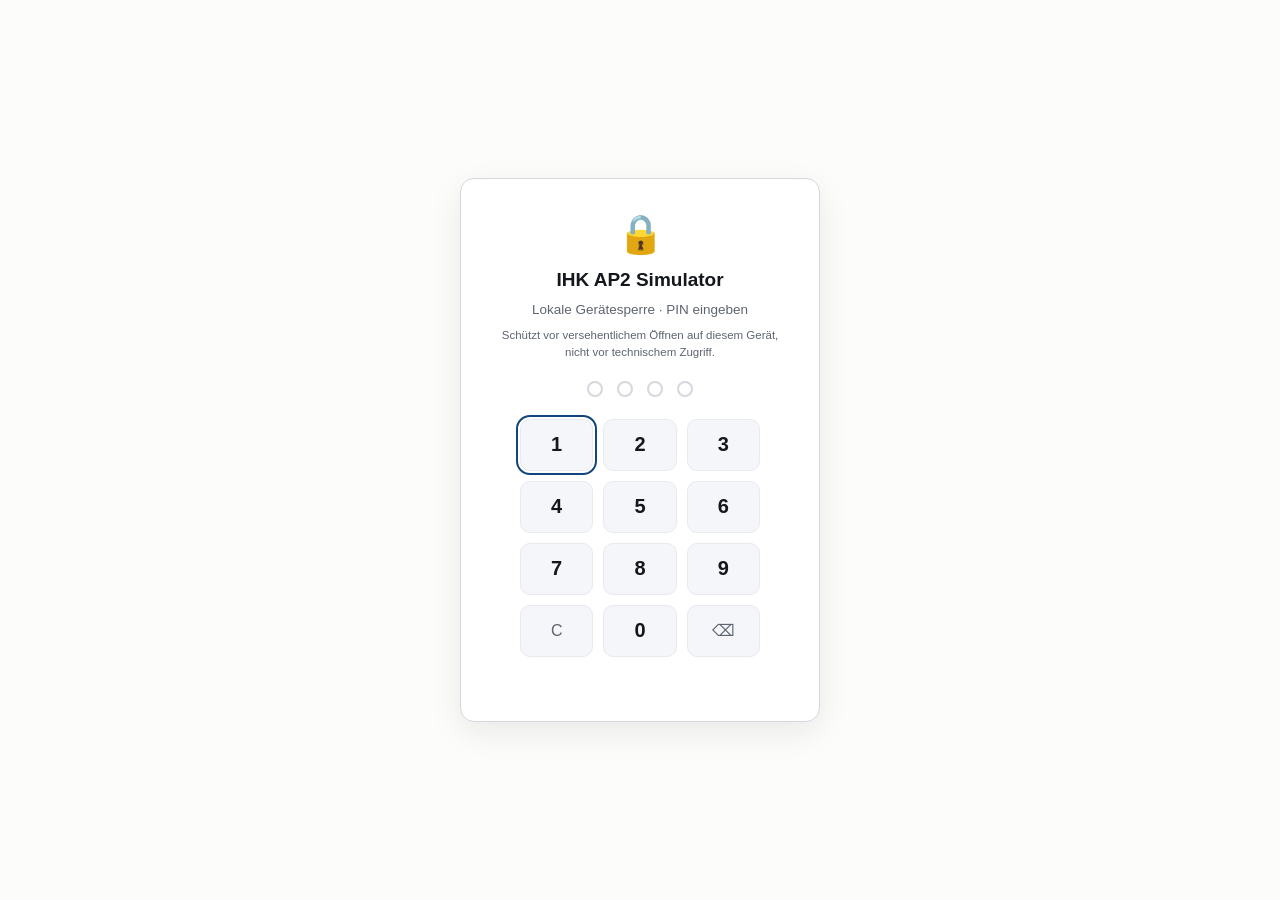
<file: index.html>
<!DOCTYPE html>
<html lang="de" data-theme="hell">
<head>
<meta charset="utf-8">
<meta name="viewport" content="width=device-width, initial-scale=1">
<title>IHK Prüfungssimulator — AP2</title>
<link rel="manifest" href="manifest.webmanifest">
<meta name="theme-color" content="#5B2A86">
<meta name="mobile-web-app-capable" content="yes">
<meta name="apple-mobile-web-app-capable" content="yes">
<meta name="apple-mobile-web-app-status-bar-style" content="default">
<meta name="apple-mobile-web-app-title" content="IHK AP2">
<link rel="apple-touch-icon" href="apple-touch-icon.png">
<link rel="icon" href="icon-192.png" sizes="192x192">

<link rel="stylesheet" href="gen/blatt.css">
<link rel="stylesheet" href="gen/auth.css">
<link rel="stylesheet" href="gen/tabellen.css">
<link rel="stylesheet" href="gen/er.css">
<link rel="stylesheet" href="gen/er-canvas.css">
<link rel="stylesheet" href="gen/gantt.css">
<link rel="stylesheet" href="gen/druck.css">
<style>
  :root{
    --paper:#FCFCFA; --card:#FFFFFF; --ink:#14171C; --muted:#5E6570;
    --rule:#D5D8DE; --rule-soft:#E8EAEE; --pruefer:#12457E; --pruefer-soft:#EAF0F7;
    --red:#A8291F; --red-soft:#FDF4F3; --field:#F4F6F9; --ok:#1D6B4A; --ok-soft:#EAF5F0;
    --warn:#B4740E; --warn-soft:#FCF4E4;
    --display:"Arial Narrow","Helvetica Neue Condensed",-apple-system,Roboto,sans-serif;
    --body:"Segoe UI",-apple-system,BlinkMacSystemFont,Roboto,"Helvetica Neue",sans-serif;
    --data:"Consolas","SF Mono",ui-monospace,"Liberation Mono",monospace;
  }
  [data-theme="dunkel"]{
    --paper:#14171C; --card:#1B1F26; --ink:#E8EAEE; --muted:#98A0AC;
    --rule:#333A45; --rule-soft:#262C35; --pruefer:#6FA8E8; --pruefer-soft:#1D2A3A;
    --red:#E88178; --red-soft:#2E1E1C; --field:#232830; --ok:#5FBF92; --ok-soft:#1B2B24;
    --warn:#E0AC5B; --warn-soft:#2E2618;
  }
  *{box-sizing:border-box}
  html,body{margin:0;padding:0}
  body{background:var(--paper); color:var(--ink); font-family:var(--body);
       font-size:15px; line-height:1.55; -webkit-font-smoothing:antialiased}
  button,input,select,textarea{font-family:inherit; color:inherit}
  :focus-visible{outline:2px solid var(--pruefer); outline-offset:2px}
  [hidden]{display:none !important}

  .eyebrow{font-family:var(--display); text-transform:uppercase; letter-spacing:.14em;
           font-size:11px; font-weight:700; color:var(--muted)}

  .btn{border:1px solid var(--rule); background:var(--card); color:var(--ink);
       font-family:var(--display); text-transform:uppercase; letter-spacing:.09em;
       font-size:12px; font-weight:700; padding:8px 15px; border-radius:2px;
       cursor:pointer; transition:background .12s, color .12s, border-color .12s}
  .btn:hover{border-color:var(--ink)}
  .btn.primary{background:var(--pruefer); border-color:var(--pruefer); color:#fff}
  .btn.primary:hover{filter:brightness(1.12)}
  .btn.ghost{border-color:transparent; color:var(--muted)}
  .btn.ghost:hover{background:var(--rule-soft); color:var(--ink)}
  .btn.klein{padding:5px 10px; font-size:11px}
  .btn[disabled]{opacity:.4; cursor:not-allowed}

  /* ================= Kopfleiste ================= */
  .kopf{position:sticky; top:0; z-index:40; background:var(--paper);
        border-bottom:3px double var(--ink)}
  .kopf-in{max-width:1280px; margin:0 auto; padding:12px 24px 10px;
           display:flex; align-items:center; gap:20px; flex-wrap:wrap}
  .marke{font-family:var(--display); font-size:18px; font-weight:700; letter-spacing:.02em;
         background:none; border:0; padding:0; cursor:pointer; color:var(--ink); white-space:nowrap}
  .marke small{display:block; font-size:10px; letter-spacing:.14em; color:var(--muted); font-weight:700}
  .kopf-titel{flex:1 1 200px; min-width:0}
  .kopf-titel h1{font-family:var(--display); font-size:21px; font-weight:700; margin:0; line-height:1.2;
                 overflow:hidden; text-overflow:ellipsis; white-space:nowrap}
  .kopf-titel .eyebrow{display:block}
  .kopf-meta{display:flex; gap:18px; align-items:center; flex-wrap:wrap}
  .messwert{text-align:right}
  .messwert .eyebrow{display:block; margin-bottom:1px}
  .messwert b{font-family:var(--data); font-size:16px; font-variant-numeric:tabular-nums; font-weight:600}
  .uhr{font-family:var(--data); font-size:27px; font-weight:600; line-height:1}
  .uhr.warn{color:var(--red)} .uhr.stopped{color:var(--muted)}
  .fortschritt{height:3px; background:var(--rule-soft)}
  .fortschritt i{display:block; height:100%; width:0; background:var(--pruefer); transition:width .3s}

  /* ================= Seiten ================= */
  .seite{max-width:1280px; margin:0 auto; padding:26px 24px 96px}
  .seite h2{font-family:var(--display); font-size:20px; margin:0 0 4px; letter-spacing:.02em}
  .seite h2 + p{color:var(--muted); margin:0 0 16px; font-size:14px}
  .abschnitt{margin-bottom:38px}

  .karten{display:grid; grid-template-columns:repeat(auto-fill,minmax(272px,1fr)); gap:14px}
  .ekarte{background:var(--card); border:1px solid var(--rule); border-top:3px solid var(--ink);
          padding:15px 17px 14px; border-radius:2px; display:flex; flex-direction:column; gap:9px}
  .ekarte.fertig{border-top-color:var(--ok)}
  .ekarte.laufend{border-top-color:var(--warn)}
  .ekarte h3{font-family:var(--display); font-size:17px; margin:0; line-height:1.25}
  .ekarte .zeile{display:flex; justify-content:space-between; gap:8px; font-size:12.5px;
                 color:var(--muted); font-family:var(--data)}
  .balken{height:5px; background:var(--rule-soft); border-radius:3px; overflow:hidden}
  .balken i{display:block; height:100%; background:var(--pruefer)}
  .ekarte .aktionen{display:flex; gap:7px; margin-top:2px; flex-wrap:wrap}
  .note-chip{font-family:var(--data); font-weight:700; font-size:12px; padding:2px 8px;
             border-radius:10px; background:var(--ok-soft); color:var(--ok); white-space:nowrap}
  .note-chip.schlecht{background:var(--red-soft); color:var(--red)}
  .note-chip.mittel{background:var(--warn-soft); color:var(--warn)}

  .chips{display:flex; flex-wrap:wrap; gap:7px; margin:10px 0 14px}
  .chip{border:1px solid var(--rule); background:var(--card); border-radius:14px;
        padding:5px 12px; font-size:13px; cursor:pointer; display:flex; gap:7px; align-items:center}
  .chip:hover{border-color:var(--pruefer)}
  .chip.an{background:var(--pruefer); border-color:var(--pruefer); color:#fff}
  .chip .n{font-family:var(--data); font-size:11.5px; opacity:.7}
  .chip .quote{font-family:var(--data); font-size:11.5px; font-weight:700}
  .chip.schwach{border-color:var(--red)}
  .chip.schwach .quote{color:var(--red)}
  .chip.an .quote{color:#fff}

  .steuer{display:flex; gap:14px; align-items:flex-end; flex-wrap:wrap; margin-bottom:14px}
  .feld{display:flex; flex-direction:column; gap:3px}
  .feld select,.feld input[type=number],.feld input[type=search],.feld input[type=text]{
    background:var(--field); border:1px solid var(--rule); border-radius:2px;
    padding:7px 9px; font-size:14px; min-width:140px}
  label.schalter{display:flex; gap:7px; align-items:center; font-size:13.5px;
                 color:var(--muted); cursor:pointer; white-space:nowrap}

  /* ================= Prüfungsbogen ================= */
  .blatt{max-width:1280px; margin:0 auto; padding:22px 24px 130px;
         display:grid; grid-template-columns:320px 1fr; gap:32px; align-items:start}
  @media (max-width:1040px){ .blatt{grid-template-columns:1fr; gap:20px} }
  .rand{position:sticky; top:100px; display:flex; flex-direction:column; gap:16px}
  @media (max-width:1040px){ .rand{position:static} }

  .sit{background:var(--card); border:1px solid var(--rule); border-top:3px solid var(--ink);
       padding:16px 18px; border-radius:2px}
  .sit-txt{white-space:pre-wrap; font-size:13.5px; margin-top:9px}
  .sit-txt.clamped{max-height:230px; overflow:hidden;
    -webkit-mask-image:linear-gradient(#000 65%,transparent); mask-image:linear-gradient(#000 65%,transparent)}
  .mehr{margin-top:7px; background:none; border:0; padding:0; cursor:pointer; font-family:var(--display);
        text-transform:uppercase; letter-spacing:.1em; font-size:11px; font-weight:700;
        color:var(--pruefer); border-bottom:1px solid var(--pruefer)}

  .inhalt{background:var(--card); border:1px solid var(--rule); border-radius:2px; padding:12px 14px}
  .inhalt ol{list-style:none; margin:8px 0 0; padding:0}
  .inhalt li{display:flex; justify-content:space-between; gap:8px; padding:4px 0; font-size:13.5px;
             border-bottom:1px solid var(--rule-soft); cursor:pointer}
  .inhalt li:last-child{border-bottom:0}
  .inhalt li:hover{color:var(--pruefer)}
  .inhalt li b{font-family:var(--data); font-weight:600; font-size:12.5px; color:var(--muted)}

  .aufgabe{margin-bottom:34px; scroll-margin-top:112px}
  .aufgabe-kopf{display:flex; align-items:baseline; gap:14px; border-bottom:2px solid var(--ink);
                padding-bottom:6px}
  .aufgabe-nr{font-family:var(--display); font-size:20px; font-weight:700}
  .aufgabe-intro{flex:1; font-size:13.5px; color:var(--muted)}
  .aufgabe-be{font-family:var(--data); font-size:13px; color:var(--muted); white-space:nowrap}

  .tk{display:grid; grid-template-columns:1fr 96px; background:var(--card);
      border:1px solid var(--rule); border-top:0; scroll-margin-top:112px}
  .aufgabe .tk:first-of-type,.uebung .tk{border-top:1px solid var(--rule)}
  .uebung .tk{margin-bottom:14px}
  .tk-haupt{padding:16px 20px 18px; min-width:0}
  .tk-nr{font-family:var(--data); font-size:12.5px; font-weight:700; color:var(--pruefer);
         display:flex; gap:9px; align-items:center; flex-wrap:wrap}
  .herkunft{font-family:var(--display); text-transform:uppercase; letter-spacing:.1em; font-size:10px;
            color:var(--muted); border:1px solid var(--rule); border-radius:2px; padding:1px 6px}
  .thema{font-family:var(--display); text-transform:uppercase; letter-spacing:.1em; font-size:10px;
         color:var(--muted); background:var(--rule-soft); border-radius:2px; padding:2px 6px}
  .tk-frage{margin:7px 0 13px; white-space:pre-wrap; font-size:15px}

  .marke-katalog{font-family:var(--display); text-transform:uppercase; letter-spacing:.09em;
    font-size:10px; font-weight:700; padding:2px 7px; border-radius:2px; white-space:nowrap}
  .marke-katalog.veraltet{background:var(--red-soft); color:var(--red); border:1px solid var(--red)}
  .marke-katalog.reduziert{background:var(--warn-soft); color:var(--warn); border:1px solid var(--warn)}
  .tk.veraltet{border-left:3px solid var(--red)}
  .katalog-hinweis{border-left:3px solid var(--red); background:var(--red-soft);
    padding:8px 12px; font-size:13px; margin:8px 0 12px; display:flex; gap:10px;
    align-items:flex-start; justify-content:space-between}
  .katalog-hinweis.reduziert{border-left-color:var(--warn); background:var(--warn-soft)}
  .marke-katalog.umformen,.marke-katalog.grenzfall{background:var(--pruefer-soft); color:var(--pruefer); border:1px solid var(--pruefer)}
  .katalog-hinweis.umformen,.katalog-hinweis.grenzfall{border-left-color:var(--pruefer); background:var(--pruefer-soft)}
  .katalog-hinweis button{flex:none}
  .tk.veraltet .tk-frage, .tk.veraltet textarea{opacity:.72}

  .tk-rand{border-left:1px solid var(--rule); background:var(--field); padding:14px 8px;
           display:flex; flex-direction:column; align-items:center; gap:7px}
  .rand-lbl{font-family:var(--display); text-transform:uppercase; letter-spacing:.13em;
            font-size:10px; font-weight:700; color:var(--muted)}
  .rand-be{font-family:var(--data); font-size:18px; font-weight:600}
  .rand-be small{font-size:11px; color:var(--muted); font-weight:400}
  .punkte-wahl{display:flex; flex-wrap:wrap; gap:3px; justify-content:center}
  .punkte-wahl button{width:23px; height:23px; padding:0; font-family:var(--data); font-size:11.5px;
    border:1px solid var(--rule); background:var(--card); border-radius:2px; cursor:pointer}
  .punkte-wahl button:hover{border-color:var(--pruefer)}
  .punkte-wahl button.an{background:var(--pruefer); border-color:var(--pruefer); color:#fff; font-weight:700}
  .tk.done{border-left:3px solid var(--ok)}
  .tk.bewertet .rand-be{color:var(--ok)}

  textarea{width:100%; min-height:100px; resize:vertical; background:var(--field);
    border:1px solid var(--rule); border-radius:2px; padding:10px 12px; font-size:14.5px;
    line-height:1.6}
  textarea:focus{background:var(--card); border-color:var(--pruefer); outline:none;
                 box-shadow:0 0 0 3px var(--pruefer-soft)}
  textarea::placeholder{color:var(--muted); opacity:.7}

  .felder{display:flex; flex-direction:column; gap:7px; margin-bottom:10px}
  .feldzeile{display:grid; grid-template-columns:minmax(120px,34%) 1fr; gap:10px; align-items:start}
  @media (max-width:640px){ .feldzeile{grid-template-columns:1fr; gap:3px} }
  .feldzeile label{font-size:13px; color:var(--muted); padding-top:9px; line-height:1.35}
  .feldzeile textarea{min-height:42px; font-size:14px; padding:8px 10px}

  .bild{margin:0 0 12px; border:1px solid var(--rule); background:var(--card); padding:5px}
  .bild img{display:block; width:100%; height:auto; cursor:zoom-in}
  .bild figcaption{font-family:var(--display); text-transform:uppercase; letter-spacing:.12em;
    font-size:10px; font-weight:700; color:var(--muted); padding:5px 2px 1px}
  .bild-fehler{padding:12px; font-size:13px; color:var(--muted); background:var(--field)}

  .hinweis{border-left:3px solid var(--red); background:var(--red-soft); padding:9px 12px;
           font-size:13.5px; margin-bottom:12px}
  .gruppe{grid-column:1/-1; background:var(--field); border-bottom:1px solid var(--rule); padding:12px 20px}
  .gruppe-lbl{font-family:var(--data); font-size:12px; font-weight:700; color:var(--pruefer);
              display:block; margin-bottom:3px}
  .gruppe-txt{font-size:14px; white-space:pre-wrap}
  mark.unsicher{background:#FCE9A8; color:#5A4300; padding:0 4px; border-bottom:1px solid #C9A227;
                font-family:var(--data); font-size:13px}
  .seite-link{display:inline-block; margin:0 8px 12px 0; padding:4px 10px; border:1px solid var(--rule);
    border-radius:2px; background:var(--field); font-family:var(--display); text-transform:uppercase;
    letter-spacing:.1em; font-size:10.5px; font-weight:700; color:var(--pruefer); cursor:pointer}
  .seite-link:hover{background:var(--pruefer-soft); border-color:var(--pruefer)}

  .loesung{margin-top:12px; border-top:1px dashed var(--rule); padding-top:9px}
  .loesung summary{cursor:pointer; font-family:var(--display); text-transform:uppercase;
    letter-spacing:.11em; font-size:11px; font-weight:700; color:var(--pruefer)}
  .loesung-txt{white-space:pre-wrap; font-size:14px; margin-top:8px; background:var(--pruefer-soft);
    padding:11px 13px; border-radius:2px}

  .pruefhilfe{margin-top:10px; border:1px solid var(--rule); border-left:3px solid var(--pruefer);
    background:var(--card); padding:10px 13px; font-size:13.5px}
  .pruefhilfe h4{margin:0 0 7px; font-family:var(--display); text-transform:uppercase;
    letter-spacing:.11em; font-size:11px; color:var(--muted); font-weight:700}
  .treffer{display:flex; flex-wrap:wrap; gap:5px; margin:4px 0 8px}
  .treffer span{font-size:12.5px; padding:2px 8px; border-radius:10px; font-family:var(--data)}
  .treffer .ja{background:var(--ok-soft); color:var(--ok)}
  .treffer .nein{background:var(--red-soft); color:var(--red)}
  .treffer .grau{background:var(--field); color:var(--muted); text-decoration:line-through;
    text-decoration-color:var(--rule)}
  .pruef-fazit{font-size:13.5px; color:var(--muted); line-height:1.6}
  .pruef-fazit b{color:var(--ink)}

  /* Punkte selbst vergeben — die ganze Skala, nicht nur der Vorschlag */
  .pruef-punkte{display:flex; flex-wrap:wrap; align-items:center; gap:6px; margin-top:11px;
    padding-top:10px; border-top:1px dashed var(--rule)}
  .pruef-punkte .pp-lbl{font-family:var(--display); text-transform:uppercase; letter-spacing:.1em;
    font-size:10.5px; font-weight:700; color:var(--muted); margin-right:2px}
  .pp-knopf{min-width:40px; min-height:40px; padding:0 10px; font-family:var(--data);
    font-size:15px; font-weight:600; background:var(--field); color:var(--ink);
    border:1px solid var(--rule); border-radius:6px; cursor:pointer}
  .pp-knopf:hover{border-color:var(--pruefer); color:var(--pruefer)}
  .pp-knopf.tipp{border-style:dashed; border-color:var(--pruefer)}
  .pp-knopf.an{background:var(--pruefer); border-color:var(--pruefer); color:#fff; border-style:solid}
  .pruef-punkte .pp-von{font-family:var(--data); font-size:12.5px; color:var(--muted)}
  .pruef-tipp{font-size:12px; color:var(--muted); margin-top:5px}

  /* ================= Netzplan ================= */
  .netz-gitter{display:flex; gap:22px; overflow-x:auto; padding:6px 2px 14px; align-items:flex-start}
  .netz-spalte{display:flex; flex-direction:column; gap:16px; flex:none}
  .knoten{border:1.5px solid var(--ink); background:var(--card); display:grid;
    grid-template-columns:repeat(3, 54px); font-family:var(--data); font-size:13px;
    font-variant-numeric:tabular-nums}
  .knoten > div{border:.5px solid var(--rule); min-height:30px; display:flex; align-items:center;
    justify-content:center; text-align:center}
  .knoten .name{grid-column:1/-1; font-weight:700; font-family:var(--body); font-size:12.5px;
    background:var(--field); padding:4px 5px; line-height:1.25}
  .knoten .fix{background:var(--rule-soft); font-weight:600}
  .knoten input{width:100%; height:30px; border:0; background:transparent;
    text-align:center; font-family:var(--data); font-size:13px; padding:0}
  .knoten input:focus{background:var(--pruefer-soft); outline:none}
  .knoten input.falsch{background:var(--red-soft); color:var(--red); font-weight:700}
  .knoten input.richtig{background:var(--ok-soft); color:var(--ok)}
  /* ZPA-Aufbau: Zeitpunkte außerhalb, im Kasten Vorgang|Beschreibung und Dauer|GP|FP */
  .knoten.zpa{display:flex; flex-direction:column; gap:3px; border:0; background:none; width:176px}
  .knoten.zpa > div{border:0; min-height:0; display:flex}
  .knoten.zpa .kz-aussen{justify-content:space-between}
  .knoten.zpa .kz-aussen input{width:54px; height:28px; border:1px dashed var(--rule); border-radius:4px; background:var(--card)}
  .knoten.zpa .kz-box{display:grid; grid-template-columns:repeat(3,1fr); border:1.5px solid var(--ink); background:var(--card)}
  .knoten.zpa .kz-box > div{border:.5px solid var(--rule); min-height:30px; display:flex; align-items:center; justify-content:center; text-align:center}
  .knoten.zpa .kz-id{font-weight:700; font-family:var(--body); background:var(--field)}
  .knoten.zpa .kz-name{grid-column:2 / -1; font-family:var(--body); font-size:12px; font-weight:600; line-height:1.2; padding:3px 5px}
  .knoten.zpa input::placeholder{color:var(--muted); opacity:.55; font-size:10.5px}
  .netz-legende{font-size:13px; color:var(--muted); margin-bottom:12px; line-height:1.6}
  .netz-legende code{font-family:var(--data); background:var(--field); padding:1px 5px;
    border:1px solid var(--rule-soft)}
  .netz-pfeil{font-size:16px; color:var(--muted); font-family:var(--data);
    align-self:center; padding-top:40px}

  /* --- Schablone, Abschlussfragen, Gantt, Modelle --- */
  .schablone{display:flex; gap:28px; align-items:flex-start; flex-wrap:wrap;
    background:var(--card); border:1px solid var(--rule); border-left:3px solid var(--pruefer);
    padding:16px 20px; margin-bottom:16px; border-radius:2px; color:var(--ink)}
  .schablone svg{color:var(--muted)}
  .schablone-txt{flex:1 1 340px; font-size:13.5px; line-height:1.75; color:var(--muted)}
  .schablone-txt b{color:var(--ink)}
  .ergebnis{font-size:13.5px; margin:2px 0 14px; min-height:20px}
  .ergebnis b{font-family:var(--data)}
  .ergebnis .gut{color:var(--ok); font-weight:700}
  .ergebnis .schlecht{color:var(--red); font-weight:700}

  .abschluss{background:var(--card); border:1px solid var(--rule); padding:14px 18px;
    border-radius:2px; margin-top:18px}
  .abschluss-zeilen{display:flex; gap:20px; flex-wrap:wrap}
  .abschluss-zeilen label{display:flex; flex-direction:column; gap:4px; font-size:13px;
    color:var(--muted)}
  .abschluss-zeilen input{background:var(--field); border:1px solid var(--rule); border-radius:2px;
    padding:7px 9px; font-family:var(--data); font-size:14px; min-width:170px}
  .abschluss-zeilen input.falsch{border-color:var(--red); background:var(--red-soft); color:var(--red)}
  .abschluss-zeilen input.richtig{border-color:var(--ok); background:var(--ok-soft); color:var(--ok)}

  /* Gantt */
  .gantt{background:var(--card); border:1px solid var(--rule); padding:14px 16px; border-radius:2px;
    overflow-x:auto}
  table.gantt-tab{border-collapse:collapse; font-size:13px; width:100%}
  table.gantt-tab th{font-family:var(--display); text-transform:uppercase; letter-spacing:.1em;
    font-size:10px; color:var(--muted); font-weight:700; padding:5px 8px; text-align:left;
    border-bottom:1px solid var(--rule); white-space:nowrap}
  table.gantt-tab td{padding:4px 8px; border-bottom:1px solid var(--rule-soft); vertical-align:middle}
  table.gantt-tab input{width:56px; text-align:center; font-family:var(--data); font-size:13px;
    background:var(--field); border:1px solid var(--rule); border-radius:2px; padding:4px 2px}
  table.gantt-tab input.falsch{background:var(--red-soft); color:var(--red); border-color:var(--red)}
  table.gantt-tab input.richtig{background:var(--ok-soft); color:var(--ok); border-color:var(--ok)}
  /* Der Sollwert neben dem roten Feld — klein, grün, und die eigene Zahl
     bleibt daneben stehen.                                             */
  .soll-wert{display:block; margin-top:3px; font-family:var(--data); font-size:11px;
    font-weight:700; color:var(--ok); white-space:nowrap}
  .gantt-spur{position:relative; height:16px; background:var(--rule-soft); border-radius:2px;
    min-width:260px}
  /* min-width, damit ein Vorgang von genau einem Tag nicht zum Strich wird:
     bei 20 Vorgängen wäre ein Tag sonst zwei Bildpunkte breit.          */
  .gantt-spur i{position:absolute; top:0; height:100%; min-width:5px; background:var(--pruefer);
    border-radius:2px; box-shadow:0 0 0 2px var(--card)}
  .gantt-spur i.kritisch{background:var(--red)}
  .gantt-skala{display:flex; justify-content:space-between; font-family:var(--data);
    font-size:11px; color:var(--muted); margin-top:3px}
  .gantt-legende{display:flex; flex-wrap:wrap; gap:6px 18px; margin-top:9px;
    font-size:12px; color:var(--muted); line-height:1.5}
  .gantt-legende span{display:flex; align-items:baseline; gap:7px}
  .gantt-legende i{flex:0 0 auto; width:15px; height:10px; border-radius:2px;
    position:relative; top:1px}
  .gantt-legende i.lg-kritisch{background:var(--red)}
  .gantt-legende i.lg-frei{background:var(--pruefer)}

  /* Modelle */
  .modell-aufgabe{background:var(--card); border:1px solid var(--rule); border-left:3px solid var(--ink);
    padding:14px 18px; border-radius:2px; margin-bottom:16px; font-size:14px; white-space:pre-wrap}
  .modell-block{background:var(--card); border:1px solid var(--rule); border-radius:2px;
    padding:12px 16px; margin-bottom:14px}
  .modell-block > .eyebrow{display:block; margin-bottom:8px}
  table.modell{width:100%; border-collapse:collapse; font-size:13.5px}
  table.modell th{font-family:var(--display); text-transform:uppercase; letter-spacing:.1em;
    font-size:10px; color:var(--muted); font-weight:700; text-align:left; padding:4px 6px;
    border-bottom:1px solid var(--rule)}
  table.modell td{padding:3px 6px; border-bottom:1px solid var(--rule-soft)}
  table.modell input{width:100%; background:var(--field); border:1px solid var(--rule);
    border-radius:2px; padding:6px 8px; font-size:13.5px}
  table.modell input.warn{border-color:var(--warn); background:var(--warn-soft)}
  table.modell td.weg-btn{width:34px; text-align:center}
  .modell-hinweise{font-size:13.5px; line-height:1.8; margin-top:6px}
  .modell-hinweise .ok{color:var(--ok)}
  .modell-hinweise .fehlt{color:var(--red)}
  /* UML-Trainer */
  .uml-hinweis{font-size:13.5px; color:var(--muted); line-height:1.8; margin-bottom:4px}
  .uml-auftrag{margin-top:12px; font-weight:600}
  .uml-svg-box{overflow-x:auto; padding:12px 0 16px; color:var(--ink)}
  .uml-svg{max-width:100%; height:auto}
  table.modell select{width:100%; background:var(--field); border:1px solid var(--rule);
    border-radius:2px; padding:6px 4px; font:inherit; font-size:13px; color:var(--ink)}
  table.modell select.warn{border-color:var(--warn); background:var(--warn-soft)}

  /* ================= Karteikarten ================= */
  .kk-buehne{max-width:660px; margin:0 auto}
  .kk{background:var(--card); border:1px solid var(--rule); border-top:3px solid var(--pruefer);
      border-radius:3px; padding:30px 28px; min-height:230px; display:flex; flex-direction:column;
      justify-content:center; cursor:pointer; text-align:center}
  .kk .vorne{font-size:19px; line-height:1.45; white-space:pre-wrap}
  .kk .hinten{margin-top:18px; padding-top:16px; border-top:1px dashed var(--rule);
    font-size:15px; white-space:pre-wrap; text-align:left}
  .kk .quelle{margin-top:14px; font-size:12px; color:var(--muted)}
  .kk-steuer{display:flex; gap:10px; justify-content:center; margin-top:16px; flex-wrap:wrap}
  .kk-zaehler{text-align:center; margin-top:12px; font-family:var(--data); font-size:13px; color:var(--muted)}

  /* ================= Statistik / Lücken ================= */
  table.tab{width:100%; border-collapse:collapse; font-size:14px; background:var(--card)}
  table.tab th,table.tab td{text-align:left; padding:8px 11px; border-bottom:1px solid var(--rule-soft)}
  table.tab th{font-family:var(--display); text-transform:uppercase; letter-spacing:.1em;
               font-size:10.5px; color:var(--muted); border-bottom:1px solid var(--rule)}
  table.tab td.z{font-family:var(--data); font-variant-numeric:tabular-nums; white-space:nowrap}
  /* --- Hero: eine Zahl, die den Stand zusammenfasst --- */
  .hero{background:var(--card); border:1px solid var(--rule); border-top:3px solid var(--pruefer);
        padding:18px 22px; border-radius:2px; margin-bottom:20px;
        display:flex; gap:34px; align-items:baseline; flex-wrap:wrap}
  .hero .zahl{font-family:var(--data); font-size:52px; font-weight:600; line-height:1;
              font-variant-numeric:tabular-nums}
  .hero .neben{font-family:var(--data); font-size:22px; font-weight:600;
               font-variant-numeric:tabular-nums}
  .hero .txt{flex:1 1 260px; font-size:13.5px; color:var(--muted); line-height:1.6}

  /* --- Prioritätentabelle: 12 Themen -> Tabelle, keine 12 Farben --- */
  table.prio{width:100%; border-collapse:collapse; font-size:13.5px; background:var(--card)}
  table.prio th{text-align:left; font-family:var(--display); text-transform:uppercase;
    letter-spacing:.1em; font-size:10.5px; color:var(--muted); font-weight:700;
    border-bottom:1px solid var(--rule); padding:7px 10px; white-space:nowrap}
  table.prio th.r, table.prio td.r{text-align:right}
  table.prio td{padding:8px 10px; border-bottom:1px solid var(--rule-soft); vertical-align:middle}
  table.prio tr:last-child td{border-bottom:0}
  table.prio tbody tr:hover{background:var(--field)}
  .prio-thema{font-weight:600}
  .prio-thema small{display:block; font-weight:400; color:var(--muted); font-size:12px}
  /* Eine Quote aus drei BE sieht sonst aus wie eine aus achtzig. */
  .prio-thema small b.duenn{color:var(--warn); font-weight:700}
  .spur{height:10px; background:var(--rule-soft); border-radius:0 2px 2px 0; overflow:hidden;
        min-width:110px}
  .spur i{display:block; height:100%; border-radius:0 4px 4px 0}
  .spur i.anteil{background:var(--pruefer)}
  .zahl-m{font-family:var(--data); font-variant-numeric:tabular-nums; white-space:nowrap}
  .lage{display:inline-flex; align-items:center; gap:5px; font-family:var(--data);
        font-size:12.5px; font-weight:700; white-space:nowrap}
  .lage b{font-weight:700}
  .lage .punkt{width:9px; height:9px; border-radius:50%; flex:none}
  .lage.stark   .punkt{background:var(--ok)}    .lage.stark{color:var(--ok)}
  .lage.mittel  .punkt{background:var(--warn)}  .lage.mittel{color:var(--warn)}
  .lage.schwach .punkt{background:var(--red)}   .lage.schwach{color:var(--red)}
  .lage.offen   .punkt{background:var(--muted)} .lage.offen{color:var(--muted)}
  .prio-marke{font-family:var(--display); text-transform:uppercase; letter-spacing:.09em;
    font-size:10px; font-weight:700; padding:2px 7px; border-radius:2px; border:1px solid}
  .prio-marke.hoch{color:var(--red); border-color:var(--red); background:var(--red-soft)}
  .prio-marke.mittel{color:var(--warn); border-color:var(--warn); background:var(--warn-soft)}
  .prio-marke.niedrig{color:var(--muted); border-color:var(--rule); background:var(--field)}
  @media (max-width:820px){
    table.prio th.weg, table.prio td.weg{display:none}
    .spur{min-width:60px}
  }
  .schwer{display:grid; grid-template-columns:repeat(auto-fit,minmax(280px,1fr)); gap:14px;
          margin-top:10px}
  .schwer .box{background:var(--card); border:1px solid var(--rule);
               border-left:3px solid var(--pruefer); padding:12px 15px; border-radius:2px}
  .schwer h4{margin:0 0 7px; font-size:14px; font-family:var(--display); letter-spacing:.02em}
  .schwer h4 span{font-family:var(--data); font-size:12px; color:var(--muted); font-weight:400}
  .schwer ul{margin:0; padding-left:17px; font-size:13.5px; line-height:1.55}
  .schwer li{margin-bottom:4px}
  .bringer{width:100%; border-collapse:collapse; font-size:13.5px; background:var(--card);
           margin-top:8px}
  .bringer th{text-align:left; font-family:var(--display); text-transform:uppercase;
    letter-spacing:.1em; font-size:10.5px; color:var(--muted); font-weight:700;
    border-bottom:1px solid var(--rule); padding:7px 10px}
  .bringer td{padding:8px 10px; border-bottom:1px solid var(--rule-soft); vertical-align:top}
  .bringer tr:last-child td{border-bottom:0}
  .bringer .be{font-family:var(--data); font-weight:600; white-space:nowrap}
  .bringer small{color:var(--muted); font-size:12.5px}
  .quelle-zeile{margin-top:22px; font-size:12.5px; color:var(--muted); line-height:1.6}
  .quelle-zeile a{color:var(--pruefer)}
  .luecke{display:grid; grid-template-columns:1fr auto; gap:12px; align-items:baseline;
    padding:7px 0; border-bottom:1px solid var(--rule-soft); font-size:14px}
  .luecke small{display:block; color:var(--muted); font-size:12.5px}
  .luecke .z{font-family:var(--data); font-size:12.5px; color:var(--muted); white-space:nowrap}
  .luecke.leer .z{color:var(--red); font-weight:700}

  .leer-hinweis{border:1px dashed var(--rule); padding:22px; text-align:center; color:var(--muted);
                font-size:14px; border-radius:3px; background:var(--card)}

  .fuss{position:fixed; left:0; right:0; bottom:0; z-index:45; background:var(--card);
        border-top:1px solid var(--rule); box-shadow:0 -2px 14px rgba(0,0,0,.09)}
  .fuss-in{max-width:1280px; margin:0 auto; padding:10px 24px; display:flex; align-items:center;
           gap:16px; flex-wrap:wrap}
  .fuss-stat{font-size:13px; color:var(--muted)}
  .fuss-stat b{color:var(--ink); font-family:var(--data)}
  .spacer{flex:1}

  .toast{position:fixed; bottom:70px; left:50%; transform:translateX(-50%); background:var(--ink);
    color:var(--paper); padding:10px 18px; border-radius:2px; font-size:13.5px; z-index:60;
    opacity:0; pointer-events:none; transition:opacity .2s; max-width:80vw; text-align:center}
  .toast.on{opacity:1}
  .lupe{position:fixed; inset:0; background:rgba(0,0,0,.87); z-index:70; display:none;
        align-items:center; justify-content:center; padding:26px; cursor:zoom-out}
  .lupe.on{display:flex}
  .lupe img{max-width:100%; max-height:100%; background:#fff}
  @media (prefers-reduced-motion:reduce){ *{transition:none !important} }

  /* Der Druckbogen selbst steht in gen/druckbogen.css — dort gehören die
     Umbruchregeln hin, die entscheiden, ob ein Blatt halb leer bleibt.  */
  @media print{
    .kopf,.fuss,.rand,.toast,.lupe,.punkte-wahl,.loesung,.pruefhilfe,
    .seite-link,.btn,.katalog-hinweis button{ display:none !important }
    body{background:#fff; color:#000; font-size:11pt}
    .blatt{display:block; padding:0; max-width:none}
    .tk.veraltet{display:none}
  }
</style>
<link rel="stylesheet" href="gen/mobil.css">
<!-- Startseite v29: Gruppen, Symbole, Suchfeld — nur innerhalb von #scStart -->
<link rel="stylesheet" href="gen/startseite.css">
<link rel="stylesheet" href="gen/azubi.css">
<link rel="stylesheet" href="gen/wiederholen.css">
<link rel="stylesheet" href="gen/fehleranalyse.css">
<link rel="stylesheet" href="gen/glossar.css">
<link rel="stylesheet" href="gen/pruefen.css">
<link rel="stylesheet" href="gen/sync.css">
<link rel="stylesheet" href="gen/sql.css">
<link rel="stylesheet" href="gen/kurzfragen.css">
<link rel="stylesheet" href="gen/lernen.css">
<link rel="stylesheet" href="gen/lernweg.css">
<link rel="stylesheet" href="gen/praxis.css">
<link rel="stylesheet" href="gen/heute.css">
<link rel="stylesheet" href="gen/wortkarten.css">
<link rel="stylesheet" href="gen/uebung-gen.css">
<link rel="stylesheet" href="gen/englisch.css">
<link rel="stylesheet" href="gen/niveau.css">
<link rel="stylesheet" href="gen/fotos.css">
<link rel="stylesheet" href="gen/marken.css">
<link rel="stylesheet" href="gen/muendlich.css">
<link rel="stylesheet" href="gen/pruefungstag.css">
<link rel="stylesheet" href="gen/radar-ap2.css">
<link rel="stylesheet" href="gen/code-trainer.css">
<link rel="stylesheet" href="gen/trace-trainer.css">
<link rel="stylesheet" href="gen/katalog-ap2.css">
<link rel="stylesheet" href="gen/normal.css">
<link rel="stylesheet" href="gen/operatoren-uebung.css">
<link rel="stylesheet" href="gen/algo.css">
<!-- Zuletzt, damit die Druckregeln die Bildschirmregeln oben
     überschreiben können, ohne überall !important zu brauchen. -->
<link rel="stylesheet" href="gen/druckbogen.css">
</head>
<body>

<div class="kopf">
  <div class="kopf-in">
    <button class="marke" id="btnHome">IHK AP2<small>Prüfungssimulator</small></button>
    <div class="kopf-titel" id="kopfTitel" hidden>
      <span class="eyebrow" id="kEyebrow"></span>
      <h1 id="kTitel"></h1>
    </div>
    <div class="spacer"></div>
    <div class="kopf-meta">
      <label class="schalter" id="schalterKatalog"
             title="Aufgaben zu gestrichenen Themen ganz ausblenden statt nur markieren">
        <input type="checkbox" id="chkKatalog"> veraltete ausblenden
      </label>
      <div class="messwert" id="mwUhr" hidden>
        <span class="eyebrow">Zeit</span>
        <div class="uhr stopped" id="uhr">--:--</div>
      </div>
      <div class="messwert" id="mwPunkte" hidden>
        <span class="eyebrow">Selbstbewertung</span>
        <b id="kPunkte">— BE</b>
      </div>
      <button class="btn" id="btnUhr" hidden>Start</button>
      <button class="btn ghost klein" id="btnTheme">Dunkel</button>
    </div>
  </div>
  <div class="fortschritt"><i id="balken"></i></div>
</div>

<!-- ===================== START ===================== -->
<div class="seite" id="scStart">
  <div class="abschnitt">
    <h2>Prüfungen</h2>
    <p id="startZusammenfassung">—</p>
    <div class="karten" id="examKarten"></div>
  </div>

  <div class="abschnitt">
    <h2>Übungsmodus — nach Themen</h2>
    <p>Ohne Uhr, ohne ganzen Bogen. Themen wählen, Anzahl festlegen, Lösung nach jeder Aufgabe.</p>
    <div class="chips" id="themenChips"></div>
    <div class="steuer">
      <div class="feld">
        <label class="eyebrow" for="drillAnzahl">Anzahl</label>
        <input type="number" id="drillAnzahl" min="1" max="120" value="10">
      </div>
      <div class="feld">
        <label class="eyebrow" for="drillOrder">Reihenfolge</label>
        <select id="drillOrder">
          <option value="mix">gemischt</option>
          <option value="jahr">nach Jahrgang</option>
          <option value="schwach">schwächste zuerst</option>
        </select>
      </div>
      <label class="schalter"><input type="checkbox" id="drillNurFalsch"> nur was ich verhauen habe</label>
      <label class="schalter"><input type="checkbox" id="drillNurNeu"> nur ungeübte</label>
      <button class="btn primary" id="btnDrill">Übung starten</button>
      <button class="btn ghost" id="btnAlleThemen">alle / keine</button>
    </div>
  </div>

  <div class="abschnitt">
    <h2>Diagramm-Trainer</h2>
    <p>Hier übst du das Lesen und Erstellen von Diagrammen.
       Netzplan, Gantt, Aktivitäts- und Klassendiagramm würfeln jedes Mal eine neue
       Aufgabe aus und prüfen deine Antwort — Arithmetik, Notation und Inhalt.
       <b>„ER-Modell zeichnen“</b> würfelt einen Betrieb samt Datenmodell aus und öffnet die
       Zeichenfläche: Kästen ziehen, Attribute anhängen, Kardinalitäten setzen — am Telefon
       stattdessen die Tabellen, umschaltbar.
       „ER-Modell &amp; UML“ enthält feste Aufgaben aus echten Prüfungen.</p>
    <div class="steuer">
      <div class="feld">
        <label class="eyebrow" for="netzAnzahl">Vorgänge</label>
        <input type="number" id="netzAnzahl" min="5" max="14" value="8">
      </div>
      <button class="btn primary" id="btnNetzZufall">Netzplan üben</button>
      <button class="btn primary" id="btnGantt">Gantt-Diagramm üben</button>
      <button class="btn primary" id="btnAktivitaet">Aktivitätsdiagramm üben</button>
      <button class="btn primary" id="btnKlassen">Klassendiagramm üben</button>
      <!-- Zeichenfläche + Generator: gen/er-canvas.js und gen/er-gen.js hängen
           sich an diesen Knopf. Er steht hier, weil hier gesucht wird. -->
      <button class="btn primary" id="btnErGen">ER-Modell zeichnen</button>
      <button class="btn" id="btnModelle">ER-Modell &amp; UML</button>
      <button class="btn ghost" id="btnNetzEigen">eigene Vorgangsliste</button>
    </div>
  </div>

  <div class="abschnitt">
    <h2>Karteikarten</h2>
    <p id="kkZusammenfassung">—</p>
    <div class="steuer">
      <div class="feld">
        <label class="eyebrow" for="kkTyp">Typ</label>
        <select id="kkTyp">
          <option value="alle">alle</option>
          <option value="begriff">nur Begriffe</option>
          <option value="frage">nur Fragen</option>
        </select>
      </div>
      <label class="schalter"><input type="checkbox" id="kkThemen"> nur gewählte Themen (oben)</label>
      <button class="btn primary" id="btnKK">Karteikarten starten</button>
    </div>
  </div>

  <div class="abschnitt">
    <h2>Suche</h2>
    <p>Volltextsuche über alle Aufgaben und Musterlösungen.</p>
    <div class="steuer">
      <div class="feld" style="flex:1">
        <label class="sr-only" for="sucheFeld">Aufgaben und Musterlösungen durchsuchen</label>
        <input type="search" id="sucheFeld" placeholder="z. B. Subnetzmaske, Skonto, Härtung …" style="width:100%">
      </div>
    </div>
    <div id="sucheErgebnis"></div>
  </div>

  <div class="abschnitt">
    <h2>Themen: Stärken, Schwächen, Prioritäten</h2>
    <p id="prioIntro">—</p>
    <div id="statBox"></div>
  </div>

  <div class="abschnitt">
    <h2>Lücken im Katalog</h2>
    <p id="lueckenIntro">—</p>
    <div id="lueckenBox"></div>
  </div>

  <div class="abschnitt">
    <h2>Fortschritt sichern</h2>
    <p>Alles liegt im localStorage <b>dieses</b> Browsers — Antworten, Punkte, das Archiv der
       Durchgänge, die Arbeitsblätter, das Fehlerjournal. Es wird nirgendwohin übertragen und
       ist auf keinem anderen Gerät sichtbar. Zum Umziehen: exportieren, Datei mitnehmen,
       dort importieren — die Ausfuhr enthält alles.</p>
    <p class="hint" id="herkunftHinweis"></p>
    <div class="steuer">
      <button class="btn" id="btnExport">Fortschritt exportieren</button>
      <button class="btn" id="btnImport">Fortschritt importieren</button>
      <button class="btn ghost" id="btnAllesLoeschen">Alles löschen</button>
    </div>
    <label class="sr-only" for="importDatei">Fortschrittsdatei auswählen</label>
    <input type="file" id="importDatei" accept=".json,application/json" hidden>
  </div>
</div>

<!-- ===================== BOGEN ===================== -->
<div class="blatt" id="scBogen" hidden>
  <aside class="rand" id="randSpalte">
    <div class="sit" id="sitBox">
      <span class="eyebrow">Ausgangssituation</span>
      <div class="sit-txt clamped" id="sitTxt"></div>
      <button class="mehr" id="btnMehr">Vollständig anzeigen</button>
    </div>
    <div class="inhalt" id="inhaltBox">
      <span class="eyebrow">Inhalt</span>
      <ol id="inhaltListe"></ol>
    </div>
    <div id="anlagen"></div>
  </aside>
  <main id="bogenMain"></main>
</div>

<!-- ===================== NETZPLAN / GANTT ===================== -->
<div class="seite" id="scNetz" hidden>
  <div class="abschnitt">
    <h2 id="netzTitel">Netzplan</h2>

    <div class="schablone" id="netzSchablone">
      <div>
        <div class="eyebrow" style="margin-bottom:8px">Vorgangsknoten wie im Prüfungskatalog (Anhang S. 36)</div>
        <svg viewBox="0 0 250 150" width="250" height="150" role="img"
             aria-label="Vorgangsknoten wie im Prüfungskatalog: oben links FAZ, oben rechts FEZ; im Kasten oben Vorgang und Beschreibung, unten Dauer, GP und FP; unten links SAZ, unten rechts SEZ">
          <g fill="none" stroke="currentColor" stroke-width="1.5">
            <rect x="12" y="26" width="226" height="94"/>
            <path d="M12 73h226M64 26v47M87 73v47M163 73v47"/>
          </g>
          <g font-family="ui-monospace,Consolas,monospace" font-size="13" text-anchor="middle" fill="currentColor">
            <text x="30" y="18" font-weight="700">FAZ</text><text x="220" y="18" font-weight="700">FEZ</text>
            <text x="38" y="54" font-size="11">Vor-</text><text x="38" y="66" font-size="11">gang</text>
            <text x="151" y="55">Beschreibung</text>
            <text x="49" y="101">Dauer</text><text x="125" y="101" font-weight="700">GP</text><text x="200" y="101" font-weight="700">FP</text>
            <text x="30" y="140" font-weight="700">SAZ</text><text x="220" y="140" font-weight="700">SEZ</text>
          </g>
        </svg>
      </div>
      <div class="schablone-txt">
        <b>Vorwärts</b> (links nach rechts): FAZ = größtes FEZ der Vorgänger, FEZ = FAZ + Dauer.<br>
        <b>Rückwärts</b> (rechts nach links): SEZ = kleinstes SAZ der Nachfolger, SAZ = SEZ − Dauer.
        Am Projektende ist SEZ = FEZ.<br>
        <b>Puffer:</b> GP = SAZ − FAZ (so viel darf sich der Vorgang verschieben, ohne das
        <i>Projektende</i> zu verschieben). FP = kleinstes FAZ der Nachfolger − FEZ (so viel,
        ohne den <i>Nachfolger</i> zu verschieben). FP ist nie größer als GP.<br>
        <b>Kritischer Pfad:</b> alle Vorgänge mit GP = 0. Dauer in Arbeitstagen.
      </div>
    </div>

    <div class="steuer">
      <button class="btn primary" id="btnNetzPruefen">Prüfen</button>
      <button class="btn" id="btnNetzLoesung">Lösung zeigen</button>
      <button class="btn" id="btnNetzNeu">Neuer Plan</button>
      <button class="btn ghost" id="btnSchablone">Schablone ausblenden</button>
      <button class="btn ghost" id="btnNetzZurueck">zurück</button>
    </div>
    <div id="netzErgebnis" class="ergebnis"></div>

    <div class="netz-gitter" id="netzGitter"></div>
    <div class="gantt" id="ganttGitter" hidden></div>

    <div class="abschluss" id="netzAbschluss">
      <div class="eyebrow" style="margin-bottom:9px">Zum Schluss — das wird in der Prüfung gefragt</div>
      <div class="abschluss-zeilen">
        <label>Projektdauer (Tage)
          <input type="text" inputmode="numeric" id="fragDauer" placeholder="z. B. 24"></label>
        <label>Kritischer Pfad
          <input type="text" id="fragPfad" placeholder="z. B. A B D G"></label>
        <label>Größter Puffer — welcher Vorgang?
          <input type="text" id="fragPuffer" placeholder="z. B. E"></label>
      </div>
      <div id="fragErgebnis" class="ergebnis"></div>
    </div>
    <div id="netzInfo" style="font-size:13.5px;color:var(--muted);line-height:1.8;margin-top:16px"></div>
  </div>
</div>

<!-- ===================== MODELLE (ER / UML) ===================== -->
<div class="seite" id="scModell" hidden>
  <div class="abschnitt">
    <h2 id="modellTitel">ER-Modell &amp; UML</h2>
    <p id="modellIntro">—</p>
    <div class="steuer">
      <div class="feld">
        <label class="eyebrow" for="modellWahl">Aufgabe</label>
        <select id="modellWahl"></select>
      </div>
      <button class="btn primary" id="btnModellPruefen">Struktur prüfen</button>
      <button class="btn" id="btnModellLoesung">Musterlösung zeigen</button>
      <button class="btn ghost" id="btnModellZurueck">zurück</button>
    </div>
    <div id="modellErgebnis" class="ergebnis"></div>
    <div id="modellAufgabe" class="modell-aufgabe"></div>
    <div id="modellBauen"></div>
    <details class="loesung" id="modellLoesungBox" hidden>
      <summary>Musterlösung</summary>
      <div class="loesung-txt" id="modellLoesungTxt"></div>
    </details>
  </div>
</div>

<!-- ===================== UML-TRAINER ===================== -->
<div class="seite" id="scUml" hidden>
  <div class="abschnitt">
    <h2 id="umlTitel">UML-Trainer</h2>
    <p class="uml-hinweis" id="umlHinweis">—</p>
    <div class="steuer">
      <button class="btn primary" id="btnUmlPruefen">Prüfen</button>
      <button class="btn" id="btnUmlLoesung">Lösung zeigen</button>
      <button class="btn" id="btnUmlNeu">Neue Aufgabe</button>
      <button class="btn ghost" id="btnUmlZurueck">zurück</button>
    </div>
    <div id="umlErgebnis" class="ergebnis"></div>
    <div class="modell-aufgabe">
      <span class="eyebrow">Ausgangssituation</span>
      <div id="umlText"></div>
      <div class="uml-auftrag" id="umlAufgabe"></div>
    </div>
    <div id="umlBauen"></div>
    <details class="loesung" id="umlLoesungBox" hidden>
      <summary>Musterlösung</summary>
      <div class="uml-svg-box" id="umlLoesungSvg"></div>
      <div class="loesung-txt" id="umlLoesungTxt"></div>
    </details>
  </div>
</div>

<!-- ===================== KARTEIKARTEN ===================== -->
<div class="seite" id="scKK" hidden>
  <div class="abschnitt kk-buehne">
    <div class="kk" id="kkKarte">
      <div class="vorne" id="kkVorne"></div>
      <div class="hinten" id="kkHinten" hidden></div>
      <div class="quelle" id="kkQuelle"></div>
    </div>
    <div class="kk-steuer">
      <button class="btn" id="kkUmdrehen">Umdrehen</button>
      <button class="btn ghost" id="kkFalsch">wusste ich nicht</button>
      <button class="btn primary" id="kkRichtig">wusste ich</button>
      <button class="btn ghost" id="kkEnde">beenden</button>
    </div>
    <div class="kk-zaehler" id="kkZaehler"></div>
  </div>
</div>

<!-- ===================== AUSWERTUNG ===================== -->
<div class="seite" id="scAuswertung" hidden>
  <div class="abschnitt">
    <h2 id="ausTitel">Auswertung</h2>
    <p id="ausUnter">Vergleiche deine Antwort mit der Musterlösung und vergib Punkte.</p>
    <div class="steuer">
      <button class="btn" id="btnAusExport">Markdown für Claude</button>
      <button class="btn" id="btnAusCopy">In Zwischenablage</button>
      <button class="btn" id="btnAusImport">Punkte einfügen</button>
      <button class="btn primary" id="btnAusSpeichern">Ergebnis speichern</button>
      <button class="btn ghost" id="btnAusZurueck">zurück zum Bogen</button>
    </div>
    <div id="ausErgebnis"></div>
  </div>
</div>

<div class="fuss" id="fuss" hidden>
  <div class="fuss-in">
    <span class="fuss-stat">Beantwortet <b id="statAnz">0/0</b></span>
    <span class="fuss-stat">Bearbeitet <b id="statBe">0/0</b> BE</span>
    <span class="fuss-stat" id="statNote"></span>
    <span class="spacer"></span>
    <button class="btn ghost klein" id="btnDrucken">Drucken</button>
    <button class="btn ghost klein" id="btnNaechste">nächste offene ↓</button>
    <button class="btn ghost" id="btnReset">Zurücksetzen</button>
    <button class="btn" id="btnLoes">Lösungen einblenden</button>
    <button class="btn primary" id="btnAbgeben">Abgeben &amp; auswerten</button>
  </div>
</div>

<div class="toast" id="toast"></div>
<div class="lupe" id="lupe"><img id="lupeImg" alt=""></div>

<script src="exams/exams.js"></script>
<script src="gen/storage-tools.js"></script>
<!-- früh laden: merkt sich, wann welcher Stand geändert wurde (Abgleich Handy ↔ Computer) -->
<script src="gen/sync.js"></script>
<script src="gen/progress-tools.js"></script>
<script>
"use strict";

const $ = id => document.getElementById(id);
const EXAMS   = window.IHK_EXAMS   || [];
const TLABEL  = window.IHK_TOPICS  || {};
const CARDS   = window.IHK_CARDS   || [];
const LUECKEN = window.IHK_LUECKEN || [];
const KATALOG = window.IHK_KATALOG || {};
const GEWICHTE = window.IHK_GEWICHTE || {};

const SK = {
  answers:"ap2:answers", scores:"ap2:scores", timer:"ap2:timer",
  attempts:"ap2:attempts", theme:"ap2:theme", katalog:"ap2:veraltetAusblenden", cards:"ap2:cards",
};
const ls = {
  get(k, def){ try{ const v = localStorage.getItem(k); return v ? JSON.parse(v) : def; }catch{ return def; } },
  set(k, v){ try{ localStorage.setItem(k, JSON.stringify(v)); }catch{} },
};
let ANSWERS  = ls.get(SK.answers, {});
let SCORES   = ls.get(SK.scores, {});
let TIMERS   = ls.get(SK.timer, {});
let ATTEMPTS = ls.get(SK.attempts, []);
let KKSTAT   = ls.get(SK.cards, {});
let VERSTECKEN = ls.get(SK.katalog, false);   // по умолчанию показываем всё, только с пометкой

const NOTEN = [[92,"1","sehr gut"],[81,"2","gut"],[67,"3","befriedigend"],
               [50,"4","ausreichend"],[30,"5","mangelhaft"],[0,"6","ungenügend"]];
function note(p){ for (const [ab,n,t] of NOTEN) if (p >= ab) return {note:n, text:t};
                  return {note:"6", text:"ungenügend"}; }
const key = (e, s) => e + ":" + s;
const istVeraltet = it => ((it.katalog || {}).status === "veraltet");
const aktiv = it => !(VERSTECKEN && istVeraltet(it));

const ALLE = [];
EXAMS.forEach(ex => ex.tasks.forEach(t => t.subtasks.forEach(s => ALLE.push({
  ...s, exam: ex, task: t, k: key(ex.examId, s.id)
}))));
function examSubs(ex){
  return ex.tasks.flatMap(t => t.subtasks.map(s => ({...s, exam:ex, task:t, k:key(ex.examId, s.id)})));
}
function antwortText(it){
  if (it.felder && it.felder.length){
    const teile = it.felder.map((f, i) => {
      const v = (ANSWERS[it.k + "#" + i] || "").trim();
      return v ? f.label + ": " + v : "";
    }).filter(Boolean);
    const frei = (ANSWERS[it.k] || "").trim();
    if (frei) teile.push(frei);
    return teile.join("\n");
  }
  return (ANSWERS[it.k] || "").trim();
}
const hatAntwort = it => antwortText(it).length > 0;
const hatPunkte  = it => (SCORES[it.k] !== undefined && SCORES[it.k] !== null);

let VIEW = null, SHOW_SOL = false, tick = null;

(function(){
  const t = ls.get(SK.theme, null);
  if (t) document.documentElement.dataset.theme = t;
  $("btnTheme").textContent = (t === "dunkel" ? "Hell" : "Dunkel");
  $("chkKatalog").checked = VERSTECKEN;
})();
$("btnTheme").addEventListener("click", () => {
  const d = document.documentElement.dataset.theme === "dunkel" ? "hell" : "dunkel";
  document.documentElement.dataset.theme = d;
  $("btnTheme").textContent = (d === "dunkel" ? "Hell" : "Dunkel");
  ls.set(SK.theme, d);
});
$("chkKatalog").addEventListener("change", e => {
  VERSTECKEN = e.target.checked;
  ls.set(SK.katalog, VERSTECKEN);
  if (VIEW && !$("scBogen").hidden) zeigeBogen(); else renderStart();
  toast(VERSTECKEN ? "Veraltete Aufgaben ausgeblendet."
                   : "Alle Aufgaben sichtbar — veraltete sind markiert.");
});

/* ======================= Startseite ======================= */
function examFortschritt(ex){
  const alleSubs = examSubs(ex);
  const subs = alleSubs.filter(aktiv);
  const be = subs.reduce((a,s) => a + (s.maxPoints||0), 0);
  const veraltetBe = alleSubs.filter(istVeraltet).reduce((a,s) => a + (s.maxPoints||0), 0);
  const done = subs.filter(hatAntwort).length;
  const bester = ATTEMPTS.filter(a => a.examId === ex.examId)
                         .reduce((b,a) => (!b || a.prozent > b.prozent ? a : b), null);
  return {subs, be, veraltetBe, done, bester};
}
/* Betrieb aus der Ausgangssituation — alle zehn Bögen heißen „Einrichten
   eines IT-gestützten Arbeitsplatzes“, unterscheiden sich aber am Betrieb. */
function examBetrieb(ex){
  const t = ((ex.situation || {}).text || "");
  let m = /((?:[A-ZÄÖÜ0-9][\w.\-äöüß]*\s){0,3}(?:GmbH|AG|OHG|KG|GbR))(?![\wäöü])/.exec(t);
  if (m) return m[1].trim();
  m = /\b(Apothekengruppe|Gemeinschaftskanzlei|Kanzlei|Stadtverwaltung|Klinikum|Praxis)(\s+[A-ZÄÖÜ][\wäöü-]+)?/.exec(t);
  return m ? (m[1] + (m[2] || "")).trim() : "";
}
/* Schwerpunkte nach BE; mehrfach getaggte Aufgaben teilen ihre Punkte. */
function examSchwerpunkte(ex, n){
  const m = {};
  ex.tasks.forEach(t => t.subtasks.forEach(s => {
    const tp = s.topics && s.topics.length ? s.topics : ["sonstiges"];
    tp.forEach(k => { m[k] = (m[k] || 0) + (s.maxPoints || 0) / tp.length; });
  }));
  return Object.keys(m).filter(k => k !== "sonstiges").sort((a,b) => m[b] - m[a]).slice(0, n || 3)
    .map(k => ({key:k, label:TLABEL[k] || k, be:Math.round(m[k])}));
}
let EXFILTER = ls.get("ap2:start:exfilter", "alle");
function renderStart(){
  const box = $("examKarten");
  box.innerHTML = "";
  if (!EXAMS.length)
    box.innerHTML = '<div class="leer-hinweis">Noch keine AP2-Prüfungen eingelesen. ' +
                    'Sie kommen als Nächstes: zuerst WiSo, dann GA1 und GA2. ' +
                    'Bis dahin: Arbeitsblätter, SQL-Trainer, ER-Modell, Netzplan, Pseudocode.</div>';
  const status = f => f.bester ? "bewertet" : (f.done ? "begonnen" : "neu");
  const alleF = EXAMS.map(ex => ({ex, f:examFortschritt(ex)}));

  /* Filter: welche Prüfung habe ich noch nicht angefasst? */
  let fl = $("exFilter");
  if (!fl){
    fl = document.createElement("div");
    fl.id = "exFilter"; fl.className = "ex-filter";
    fl.setAttribute("role", "group"); fl.setAttribute("aria-label", "Prüfungen filtern");
    box.parentNode.insertBefore(fl, box);
  }
  fl.innerHTML = "";
  const zahl = st => alleF.filter(x => st === "alle" || status(x.f) === st).length;
  if (EXFILTER !== "alle" && !zahl(EXFILTER)) EXFILTER = "alle";
  [["alle","alle"],["neu","neu"],["begonnen","begonnen"],["bewertet","bewertet"]].forEach(([st, name]) => {
    const n = zahl(st);
    if (st !== "alle" && !n) return;
    const c = document.createElement("button");
    c.type = "button";
    c.className = "ex-fchip" + (EXFILTER === st ? " an" : "");
    c.setAttribute("aria-pressed", EXFILTER === st ? "true" : "false");
    c.innerHTML = esc(name) + ' <span class="n">' + n + '</span>';
    c.onclick = () => { EXFILTER = st; ls.set("ap2:start:exfilter", st); renderStart(); };
    fl.appendChild(c);
  });

  alleF.forEach(({ex, f}) => {
    const m = ex.meta || {};
    const st = status(f);
    if (EXFILTER !== "alle" && st !== EXFILTER) return;
    const el = document.createElement("div");
    el.className = "ekarte" + (f.bester ? " fertig" : (f.done ? " laufend" : ""));
    el.dataset.exam = ex.examId;
    el.dataset.status = st;
    const kopfZeile = document.createElement("div");
    kopfZeile.className = "ek-kopf";
    const kopf = document.createElement("h3");
    kopf.textContent = (m.season || "") + " " + (m.year || "");
    const badge = document.createElement("span");
    badge.className = "ek-status s-" + st;
    badge.textContent = st === "bewertet" ? "bewertet" : st === "begonnen" ? "begonnen" : "neu";
    kopfZeile.append(kopf, badge);
    const unter = document.createElement("div");
    unter.className = "ek-unter";
    unter.textContent = examBetrieb(ex) || m.title || ex.examId;
    unter.title = m.title || "";
    const tags = document.createElement("div");
    tags.className = "ek-tags";
    tags.title = "Schwerpunkte dieser Prüfung nach Punkten";
    examSchwerpunkte(ex, 3).forEach(sp => {
      const t = document.createElement("span");
      t.innerHTML = esc(sp.label) + " <b>" + sp.be + "</b>";
      tags.appendChild(t);
    });
    const bar = document.createElement("div");
    bar.className = "balken";
    bar.innerHTML = '<i style="width:' + (f.subs.length ? f.done/f.subs.length*100 : 0) + '%"></i>';
    /* eine Zeile statt zwei: „0/27 beantwortet“ sagt schon, wie viele es sind */
    const z2 = document.createElement("div");
    z2.className = "zeile";
    const links = document.createElement("span");
    links.textContent = f.done + "/" + f.subs.length + " beantwortet · " +
      (f.veraltetBe && !VERSTECKEN ? (f.be - f.veraltetBe) + " von " + f.be : f.be) + " BE";
    z2.appendChild(links);
    if (f.bester){
      const n = note(f.bester.prozent);
      const chip = document.createElement("span");
      chip.className = "note-chip " + (n.note <= "2" ? "" : (n.note <= "4" ? "mittel" : "schlecht"));
      chip.textContent = "beste " + n.note + " · " + f.bester.punkte + " BE";
      z2.appendChild(chip);
    }
    el.append(kopfZeile, unter, tags, bar, z2);
    if (f.veraltetBe){
      const w = document.createElement("div");
      w.className = "zeile ek-veraltet";
      w.innerHTML = '<span>davon ' + f.veraltetBe + ' BE nicht mehr im Katalog</span>';
      el.appendChild(w);
    }
    const akt = document.createElement("div");
    akt.className = "aktionen";
    const b1 = document.createElement("button");
    b1.className = "btn primary klein";
    b1.textContent = f.done ? "Fortsetzen" : "Prüfung starten";
    b1.onclick = () => oeffnePruefung(ex);
    akt.appendChild(b1);
    if (f.done){
      const b2 = document.createElement("button");
      b2.className = "btn ghost klein"; b2.textContent = "Auswertung";
      b2.onclick = () => { oeffnePruefung(ex, true); zeigeAuswertung(); };
      const b3 = document.createElement("button");
      b3.className = "btn ghost klein"; b3.textContent = "Zurücksetzen";
      b3.onclick = () => resetExam(ex);
      akt.append(b2, b3);
    }
    el.appendChild(akt);
    box.appendChild(el);
  });

  const av = ALLE.filter(aktiv);
  const be = av.reduce((a,s) => a + (s.maxPoints||0), 0);
  const raus = ALLE.length - av.length;
  $("startZusammenfassung").textContent =
    EXAMS.length + " Prüfungen · " + av.length + " Teilaufgaben · " + be + " BE" +
    (!EXAMS.length ? "  ·  noch nichts eingelesen" : VERSTECKEN
      ? (raus ? "  ·  " + raus + " veraltete Aufgaben ausgeblendet" : "")
      : !ALLE.some(istVeraltet) ? ""
      : "  ·  davon " + ALLE.filter(istVeraltet).length + " Aufgaben (" +
        ALLE.filter(istVeraltet).reduce((a,s2) => a + (s2.maxPoints||0), 0) +
        " BE) nicht mehr im Katalog — markiert, kannst du überspringen");
  $("kkZusammenfassung").textContent =
    CARDS.length + " Karten aus den Musterlösungen — Begriffe und kurze Fragen. " +
    "Was du nicht wusstest, kommt in derselben Runde noch einmal.";
  renderThemenChips(); renderStatistik(); renderLuecken();
}

function themenStat(){
  const m = {};
  ALLE.filter(aktiv).filter(it => !istVeraltet(it)).forEach(it =>
    (it.topics || ["sonstiges"]).forEach(t => {
      const e = m[t] || (m[t] = {key:t, label:TLABEL[t] || t, n:0, be:0, got:0, max:0});
      e.n++; e.be += it.maxPoints || 0;
      if (hatPunkte(it)){ e.got += SCORES[it.k]; e.max += it.maxPoints || 0; }
    }));
  return Object.values(m).sort((a,b) => b.n - a.n);
}
let GEWAEHLT = new Set();
function renderThemenChips(){
  const box = $("themenChips"); box.innerHTML = "";
  themenStat().forEach(t => {
    const c = document.createElement("button");
    c.className = "chip" + (GEWAEHLT.has(t.key) ? " an" : "");
    const q = t.max ? Math.round(t.got / t.max * 100) : null;
    if (q !== null && q < 60) c.classList.add("schwach");
    c.innerHTML = '<span>' + t.label + '</span><span class="n">' + t.n + '</span>' +
                  (q !== null ? '<span class="quote">' + q + '%</span>' : '');
    c.onclick = () => { GEWAEHLT.has(t.key) ? GEWAEHLT.delete(t.key) : GEWAEHLT.add(t.key);
                        renderThemenChips(); };
    box.appendChild(c);
  });
}
$("btnAlleThemen").addEventListener("click", () => {
  GEWAEHLT = GEWAEHLT.size ? new Set() : new Set(themenStat().map(t => t.key));
  renderThemenChips();
});

/* ===================================================================
   Themenanalyse: was ist stark, was schwach — und was lohnt sich.

   Häufigkeit  = wie viele BE dieses Thema im Schnitt in EINER Prüfung wert ist.
                 Punkte einer Teilaufgabe werden auf ihre Themen aufgeteilt,
                 sonst käme mehr als 100 BE heraus.
   Quote       = dein Anteil erreichter BE in diesem Thema (nur bewertete Aufgaben).
   Risiko      = Häufigkeit × (1 − Quote) = erwarteter Punktverlust pro Prüfung.
                 Genau das ordnet die Liste: ein schwaches Thema, das selten
                 vorkommt, steht unten; ein mittelmäßiges Thema, das 12 BE wert
                 ist, steht oben.
   Veraltete Aufgaben zählen hier nirgends mit — dafür lernt man nicht mehr.
   =================================================================== */
function themenAnalyse(){
  const t = {};
  const hol = k => t[k] || (t[k] = {key:k, label:TLABEL[k] || k,
                                    beProExam:[], getestet:0, erreicht:0, n:0, offen:0});
  EXAMS.forEach(ex => {
    const proExam = {};
    examSubs(ex).filter(s => !istVeraltet(s)).forEach(s => {
      const themen = (s.topics && s.topics.length) ? s.topics : ["sonstiges"];
      const anteil = (s.maxPoints || 0) / themen.length;
      themen.forEach(k => {
        const e = hol(k);
        proExam[k] = (proExam[k] || 0) + anteil;
        e.n++;
        if (hatPunkte(s)){
          e.getestet += anteil;
          e.erreicht += (SCORES[s.k] || 0) / themen.length;
        } else e.offen++;
      });
    });
    Object.values(t).forEach(e => e.beProExam.push(proExam[e.key] || 0));
  });
  const liste = Object.values(t).map(e => {
    const haeufig = e.beProExam.reduce((a,b) => a+b, 0) / Math.max(1, e.beProExam.length);
    const quote = e.getestet > 0 ? e.erreicht / e.getestet : null;
    return {...e, haeufig, quote};
  }).filter(e => e.haeufig > 0.05);

  /* --- Prüfungsgewicht ---------------------------------------------------
     Meine Auszählung dieser Sammlung überschätzt „Kalkulation": der
     Auto-Tagger hängt das Thema an jede Aufgabe mit Zahlen. Deshalb werden
     die vier gemessenen Anker aus exams/gewichte.json gesetzt und der Rest
     proportional auf die übrigen Themen verteilt. Quelle steht im Interface. */
  const anker = (GEWICHTE.anker) || {};
  const ankerSumme = Object.values(anker).reduce((a,x) => a + (x.prozent || 0), 0);
  const rest = liste.filter(e => !anker[e.key]);
  const restHaeufig = rest.reduce((a,e) => a + e.haeufig, 0);
  const restProzent = Math.max(0, 100 - ankerSumme);
  liste.forEach(e => {
    if (anker[e.key]){
      e.gewicht = anker[e.key].prozent;
      e.gemessen = true;
      e.ankerName = anker[e.key].name;
    } else {
      e.gewicht = restHaeufig ? restProzent * e.haeufig / restHaeufig : 0;
      e.gemessen = false;
    }
    e.risiko = e.quote === null ? null : e.gewicht * (1 - e.quote);
  });
  const gesamt = liste.reduce((a,e) => a + e.gewicht, 0);
  return {liste, gesamt, ankerSumme, hatAnker: ankerSumme > 0};
}

function lageVon(q){
  if (q === null) return {klasse:"offen",    wort:"ungetestet"};
  if (q >= 0.75)  return {klasse:"stark",    wort:"stark"};
  if (q >= 0.5)   return {klasse:"mittel",   wort:"mittel"};
  return               {klasse:"schwach",  wort:"schwach"};
}
function prioVon(r){
  if (r === null) return null;
  if (r >= 3)   return {klasse:"hoch",    wort:"hoch"};
  if (r >= 1.5) return {klasse:"mittel",  wort:"mittel"};
  return             {klasse:"niedrig", wort:"niedrig"};
}

function renderStatistik(){
  const box = $("statBox"); box.innerHTML = "";
  const {liste, gesamt, hatAnker} = themenAnalyse();
  const maxGewicht = Math.max(...liste.map(e => e.gewicht), 1);
  const getestet = liste.filter(e => e.quote !== null);
  const offen    = liste.filter(e => e.quote === null);

  $("prioIntro").innerHTML =
    "<b>Gewicht</b> = wie viele der 100 BE einer Prüfung auf das Thema entfallen. " +
    (hatAnker
      ? "Für die vier grossen Themen sind das gemessene Werte aus einer Auswertung von " +
        "sieben Prüfungen (Quelle unten), der Rest ist auf diese Sammlung hochgerechnet. "
      : "Hochgerechnet aus dieser Sammlung. ") +
    "<b>Priorität</b> = Gewicht × Fehlerquote, also der erwartete Punktverlust. " +
    "Ein schwaches Thema, das selten drankommt, landet deshalb unten.";

  /* ---- Hero: eine Zahl ---- */
  const abgedeckt = getestet.reduce((a,e) => a + e.gewicht, 0);
  const hero = document.createElement("div");
  hero.className = "hero";
  if (!getestet.length){
    hero.innerHTML =
      '<div><div class="eyebrow">Stand</div><div class="zahl">—</div></div>' +
      '<div class="txt">Noch keine Teilaufgabe bewertet. Mach eine Prüfung oder eine Übung, ' +
      'vergib in der Auswertung Punkte — danach steht hier, welche Themen dich Punkte kosten ' +
      'und in welcher Reihenfolge es sich lohnt, sie anzugehen.</div>';
  } else {
    const erreicht = getestet.reduce((a,e) => a + e.gewicht * e.quote, 0);
    const proz = abgedeckt ? Math.round(erreicht / abgedeckt * 100) : 0;
    const n = note(proz);
    const verlust = getestet.reduce((a,e) => a + e.risiko, 0);
    hero.innerHTML =
      '<div><div class="eyebrow">Note auf dem geprüften Teil</div>' +
        '<div class="zahl">' + n.note + '</div></div>' +
      '<div><div class="eyebrow">Trefferquote</div>' +
        '<div class="neben">' + proz + ' %</div></div>' +
      '<div><div class="eyebrow">Erwarteter Verlust</div>' +
        '<div class="neben">' + verlust.toFixed(1) + ' BE</div></div>' +
      '<div class="txt">Gerechnet auf die <b>' + Math.round(abgedeckt) + ' von ' +
        Math.round(gesamt) + ' BE</b> einer Prüfung, die du bereits bewertet hast — ' +
        n.text + '. Die restlichen ' + Math.round(gesamt - abgedeckt) +
        ' BE sind noch ungetestet und stehen unten.</div>';
  }
  box.appendChild(hero);

  /* ---- Tabelle: nach Risiko sortiert ---- */
  function tabelle(zeilen, ueberschrift, sortKey, mitPrio){
    if (!zeilen.length) return;
    const h = document.createElement("div");
    h.className = "eyebrow"; h.style.cssText = "margin:22px 0 8px";
    h.textContent = ueberschrift;
    const tab = document.createElement("table");
    tab.className = "prio";
    tab.innerHTML =
      "<thead><tr>" +
      "<th>Thema</th>" +
      "<th class='r'>Gewicht</th>" +
      "<th class='weg'>Anteil an 100 BE</th>" +
      "<th>Deine Quote</th>" +
      (mitPrio ? "<th class='r'>Verlust</th><th>Priorität</th>" : "") +
      "<th></th></tr></thead>";
    const tb = document.createElement("tbody");
    zeilen.sort(sortKey).forEach(e => {
      const lage = lageVon(e.quote), prio = prioVon(e.risiko);
      const tr = document.createElement("tr");

      const c1 = document.createElement("td");
      c1.className = "prio-thema";
      const sp = (GEWICHTE.schwerpunkte || {})[e.key];
      c1.innerHTML = esc(e.label) +
        (e.gemessen ? ' <span class="prio-marke niedrig" style="border-color:var(--pruefer);' +
                      'color:var(--pruefer);background:var(--pruefer-soft)">Top ' +
                      ((GEWICHTE.anker||{})[e.key]||{}).rang + '</span>' : '') +
        "<small>" + e.n + " Aufgaben in " + EXAMS.length + " Prüfungen" +
        (e.offen ? " · " + e.offen + " noch unbewertet" : "") + "</small>";
      if (sp && sp.length){
        const d = document.createElement("small");
        d.style.cssText = "margin-top:4px;color:var(--pruefer)";
        d.textContent = "Schwerpunkte: " + sp[0].split(" — ")[0].split(":")[0];
        d.title = sp.join("\n");
        c1.appendChild(d);
      }

      const c2 = document.createElement("td");
      c2.className = "r zahl-m";
      c2.innerHTML = e.gewicht.toFixed(0) + " BE" +
                     (e.gemessen ? '' : ' <span style="color:var(--muted)">≈</span>');
      c2.title = e.gemessen
        ? "Gemessener Anteil aus sieben Prüfungen: " + e.gewicht + " % der Gesamtpunktzahl"
        : "Hochgerechnet aus dieser Sammlung (" + e.haeufig.toFixed(1) + " BE pro Prüfung)";

      const c3 = document.createElement("td");
      c3.className = "weg";
      const spur = document.createElement("div");
      spur.className = "spur";
      spur.innerHTML = '<i class="anteil" style="width:' +
                       (e.gewicht / maxGewicht * 100).toFixed(1) + '%"></i>';
      spur.title = e.gewicht.toFixed(0) + " von 100 BE einer Prüfung";
      c3.appendChild(spur);

      const c4 = document.createElement("td");
      const l = document.createElement("span");
      l.className = "lage " + lage.klasse;
      l.innerHTML = '<span class="punkt"></span><b>' +
                    (e.quote === null ? "—" : Math.round(e.quote * 100) + " %") +
                    '</b> ' + lage.wort;
      l.title = e.quote === null ? "Noch keine Aufgabe dieses Themas bewertet"
              : Math.round(e.erreicht) + " von " + Math.round(e.getestet) + " bewerteten BE richtig";
      c4.appendChild(l);

      const c5 = document.createElement("td");
      c5.className = "r zahl-m";
      c5.textContent = e.risiko === null ? "—" : e.risiko.toFixed(1);
      c5.title = e.risiko === null ? "" :
        "Bei diesem Stand verlierst du in diesem Thema im Schnitt " +
        e.risiko.toFixed(1) + " BE pro Prüfung";

      const c6 = document.createElement("td");
      if (prio){
        const m = document.createElement("span");
        m.className = "prio-marke " + prio.klasse; m.textContent = prio.wort;
        c6.appendChild(m);
      }

      const c7 = document.createElement("td");
      const b = document.createElement("button");
      b.className = "btn ghost klein"; b.textContent = "üben";
      b.onclick = () => {
        GEWAEHLT = new Set([e.key]);
        renderThemenChips();
        $("btnDrill").click();
      };
      c7.appendChild(b);

      tr.append(c1, c2, c3, c4);
      if (mitPrio) tr.append(c5, c6);
      tr.append(c7);
      tb.appendChild(tr);
    });
    tab.appendChild(tb);
    box.append(h, tab);
  }

  tabelle(getestet, "Nach Priorität — oben kostet dich am meisten Punkte",
          (a,b) => b.risiko - a.risiko, true);
  tabelle(offen, "Noch nicht getestet — nach Häufigkeit; hier kennst du deinen Stand nicht",
          (a,b) => b.haeufig - a.haeufig, false);

  /* ---- Schwerpunkte innerhalb der grossen Themen ---- */
  const sp = GEWICHTE.schwerpunkte || {};
  if (Object.keys(sp).length){
    const h = document.createElement("div");
    h.className = "eyebrow"; h.style.cssText = "margin:26px 0 4px";
    h.textContent = "Worauf es innerhalb der vier grossen Themen ankommt";
    const grid = document.createElement("div");
    grid.className = "schwer";
    (GEWICHTE.anker ? Object.keys(GEWICHTE.anker) : Object.keys(sp)).forEach(k => {
      if (!sp[k]) return;
      const a = (GEWICHTE.anker || {})[k] || {};
      const e = liste.find(x => x.key === k);
      const box = document.createElement("div");
      box.className = "box";
      const t = document.createElement("h4");
      t.innerHTML = esc(a.name || TLABEL[k] || k) +
                    ' <span>' + (a.prozent ? a.prozent + " von 100 BE" : "") +
                    (e && e.quote !== null ? " · du " + Math.round(e.quote*100) + " %" : "") + '</span>';
      const ul = document.createElement("ul");
      sp[k].forEach(z => { const li = document.createElement("li"); li.textContent = z; ul.appendChild(li); });
      box.append(t, ul);
      const b = document.createElement("button");
      b.className = "btn ghost klein"; b.style.marginTop = "8px"; b.textContent = "üben";
      b.onclick = () => { GEWAEHLT = new Set([k]); renderThemenChips(); $("btnDrill").click(); };
      box.appendChild(b);
      grid.appendChild(box);
    });
    box.append(h, grid);
  }

  /* ---- Aufgabentypen mit der höchsten Einzelpunktzahl ---- */
  const pb = GEWICHTE.punktebringer || [];
  if (pb.length){
    const h = document.createElement("div");
    h.className = "eyebrow"; h.style.cssText = "margin:26px 0 4px";
    h.textContent = "Punktebringer — einzelne Aufgaben mit viel BE";
    const pp = document.createElement("p");
    pp.style.cssText = "font-size:13.5px;color:var(--muted);margin:0";
    pp.textContent = "Aufgabentypen, die in einem Stück viele Punkte geben. Wer die sicher kann, "
      + "holt sich einen grossen Teil der Note aus wenigen Aufgaben.";
    const tab = document.createElement("table");
    tab.className = "bringer";
    tab.innerHTML = "<thead><tr><th>Aufgabentyp</th><th>BE am Stück</th><th>Warum</th><th></th></tr></thead>";
    const tb = document.createElement("tbody");
    pb.forEach(x => {
      const tr = document.createElement("tr");
      const c1 = document.createElement("td");
      c1.innerHTML = "<b>" + esc(x.was) + "</b>";
      const c2 = document.createElement("td"); c2.className = "be"; c2.textContent = x.be + " BE";
      const c3 = document.createElement("td");
      c3.innerHTML = "<small>" + esc(x.hinweis || "") + "</small>";
      const c4 = document.createElement("td");
      if (x.thema && TLABEL[x.thema]){
        const b = document.createElement("button");
        b.className = "btn ghost klein"; b.textContent = "üben";
        b.onclick = () => { GEWAEHLT = new Set([x.thema]); renderThemenChips(); $("btnDrill").click(); };
        c4.appendChild(b);
      }
      tr.append(c1, c2, c3, c4); tb.appendChild(tr);
    });
    tab.appendChild(tb);
    box.append(h, pp, tab);
  }

  if (GEWICHTE.quelle){
    const q = document.createElement("div");
    q.className = "quelle-zeile";
    const m = String(GEWICHTE.quelle).match(/^(.*?)\s*(https?:\/\/\S+)\s*$/);
    q.innerHTML = "Gewichte und Schwerpunkte: " + esc(m ? m[1] : GEWICHTE.quelle) +
      (m ? ' <a href="' + m[2] + '" target="_blank" rel="noopener">Video</a>' : "") +
      "<br>Der Rest ist aus dieser Sammlung hochgerechnet — die Zahlen mit <span class='zahl-m'>≈</span> " +
      "sind Schätzungen, die vier gemessenen nicht.";
    box.appendChild(q);
  }

  /* ---- Durchgänge ---- */
  if (ATTEMPTS.length){
    const h2 = document.createElement("div");
    h2.className = "eyebrow"; h2.style.cssText = "margin:26px 0 9px"; h2.textContent = "Durchgänge";
    const tab = document.createElement("table"); tab.className = "tab";
    tab.innerHTML = "<thead><tr><th>Datum</th><th>Prüfung</th><th>Modus</th>" +
                    "<th>Punkte</th><th>%</th><th>Note</th><th>Zeit</th></tr></thead>";
    const tb = document.createElement("tbody");
    ATTEMPTS.slice().reverse().forEach(a => {
      const tr = document.createElement("tr");
      tr.innerHTML =
        '<td class="z">' + new Date(a.datum).toLocaleDateString("de-DE") + '</td>' +
        '<td>' + esc(a.titel) + '</td><td>' + (a.modus === "uebung" ? "Übung" : "Prüfung") + '</td>' +
        '<td class="z">' + a.punkte + "/" + a.maxPunkte + '</td>' +
        '<td class="z">' + a.prozent + '%</td>' +
        '<td class="z"><b>' + note(a.prozent).note + '</b></td>' +
        '<td class="z">' + (a.minuten != null ? a.minuten + " min" : "—") + '</td>';
      tb.appendChild(tr);
    });
    tab.appendChild(tb); box.append(h2, tab);
  }
}

function renderLuecken(){
  const box = $("lueckenBox"); box.innerHTML = "";
  if (!LUECKEN.length){ box.innerHTML = '<div class="leer-hinweis">Keine Katalogdaten geladen.</div>'; return; }
  const leer = LUECKEN.filter(t => !t.n).length;
  $("lueckenIntro").innerHTML =
    "Themen, die der Prüfungskatalog ab 2025 <b>neu</b> nennt, und wie viele Aufgaben dieser Sammlung " +
    "sie abdecken. <b>" + leer + "</b> davon kommen in keiner der zehn Prüfungen vor — die musst du " +
    "woanders lernen. Zeile anklicken öffnet die passenden Aufgaben." +
    (KATALOG.stand ? " (Stand " + KATALOG.stand + ")" : "");
  LUECKEN.forEach(t => {
    const d = document.createElement("div");
    d.className = "luecke" + (t.n ? "" : " leer");
    const links = document.createElement("div");
    links.innerHTML = "<span>" + esc(t.label) + "</span>" +
                      (t.hinweis ? "<small>" + esc(t.hinweis) + "</small>" : "");
    const z = document.createElement("div"); z.className = "z";
    z.textContent = t.n ? t.n + " Aufgaben · " + t.be + " BE" : "keine Aufgabe";
    d.append(links, z);
    if (t.n && t.beispiele && t.beispiele.length){
      d.style.cursor = "pointer";
      d.onclick = () => {
        const items = t.beispiele.map(k => ALLE.find(x => x.k === k)).filter(Boolean).filter(aktiv);
        if (!items.length) return toast("Diese Aufgaben sind gerade ausgeblendet.");
        VIEW = {modus:"uebung", exam:null, items, titel:"Katalogthema · " + t.label};
        SHOW_SOL = false; zeigeBogen();
      };
    }
    box.appendChild(d);
  });
}

$("sucheFeld").addEventListener("input", e => {
  const q = e.target.value.trim().toLowerCase();
  const box = $("sucheErgebnis"); box.innerHTML = "";
  if (q.length < 3) return;
  const tref = ALLE.filter(aktiv).filter(it =>
    ((it.prompt || "") + " " + ((it.solution || {}).text || "")).toLowerCase().includes(q)).slice(0, 40);
  if (!tref.length){ box.innerHTML = '<div class="leer-hinweis">Nichts gefunden.</div>'; return; }
  const info = document.createElement("p");
  info.style.cssText = "color:var(--muted);font-size:13px";
  info.textContent = tref.length + " Treffer";
  box.appendChild(info);
  tref.forEach(it => {
    const d = document.createElement("div");
    d.style.cssText = "border-left:3px solid var(--rule);padding:7px 12px;margin-bottom:8px;cursor:pointer";
    d.innerHTML = '<div class="eyebrow">' + it.exam.meta.season + " " + it.exam.meta.year +
                  " · " + esc(it.fullLabel) + " · " + (it.maxPoints || 0) + ' BE</div>' +
                  '<div style="font-size:13.5px;margin-top:3px">' +
                  esc((it.prompt || "").slice(0, 220)) + '…</div>';
    d.onclick = () => { oeffnePruefung(it.exam); setTimeout(() => springeZu(it.k), 60); };
    box.appendChild(d);
  });
});
function esc(s){ const d = document.createElement("div"); d.textContent = s == null ? "" : s; return d.innerHTML; }

/* ======================= Übung ======================= */
$("btnDrill").addEventListener("click", () => {
  let pool = ALLE.filter(aktiv).filter(it => !GEWAEHLT.size ||
                                             (it.topics || []).some(t => GEWAEHLT.has(t)));
  if ($("drillNurFalsch").checked)
    pool = pool.filter(it => hatPunkte(it) && SCORES[it.k] < (it.maxPoints || 1) * 0.6);
  if ($("drillNurNeu").checked) pool = pool.filter(it => !hatPunkte(it));
  if (!pool.length) return toast("Für diese Auswahl gibt es keine Aufgaben.");
  const ord = $("drillOrder").value;
  if (ord === "mix") pool = pool.map(v => [Math.random(), v]).sort((a,b) => a[0]-b[0]).map(v => v[1]);
  else if (ord === "jahr") pool.sort((a,b) => (b.exam.meta.year - a.exam.meta.year));
  else if (ord === "schwach") pool.sort((a,b) => quote(a) - quote(b));
  const n = Math.max(1, Math.min(120, parseInt($("drillAnzahl").value, 10) || 10));
  VIEW = {modus:"uebung", exam:null, items:pool.slice(0, n),
          titel:"Übung · " + (GEWAEHLT.size ? [...GEWAEHLT].map(t => TLABEL[t]||t).join(", ") : "alle Themen")};
  SHOW_SOL = false; zeigeBogen();
});
function quote(it){ return hatPunkte(it) ? SCORES[it.k] / Math.max(1, it.maxPoints || 1) : 0.5; }

/* ======================= Prüfung ======================= */
function oeffnePruefung(ex, stumm){
  VIEW = {modus:"pruefung", exam:ex, items:examSubs(ex).filter(aktiv),
          titel:(ex.meta.season || "") + " " + (ex.meta.year || "")};
  SHOW_SOL = false;
  if (!TIMERS[ex.examId])
    TIMERS[ex.examId] = {endsAt:null, remaining:(ex.meta.durationMinutes || 90) * 60, running:false};
  if (!stumm) zeigeBogen();
}
function resetExam(ex){
  if (!confirm("Antworten, Punkte und Uhr für " + ex.meta.season + " " + ex.meta.year + " löschen?")) return;
  examSubs(ex).forEach(s => {
    delete ANSWERS[s.k]; delete SCORES[s.k];
    (s.felder || []).forEach((f, i) => delete ANSWERS[s.k + "#" + i]);
  });
  delete TIMERS[ex.examId];
  speichern(); renderStart(); toast("Zurückgesetzt.");
}
function speichern(){ ls.set(SK.answers, ANSWERS); ls.set(SK.scores, SCORES); ls.set(SK.timer, TIMERS); }

/* ======================= Bogen ======================= */
function schirm(name){
  ["scStart","scBogen","scAuswertung","scNetz","scKK","scModell","scUml"].forEach(id => $(id).hidden = (id !== name));
  const imBogen = (name === "scBogen");
  $("fuss").hidden = !(imBogen || name === "scAuswertung");
  $("kopfTitel").hidden = (name === "scStart");
  $("mwUhr").hidden = !(imBogen && VIEW && VIEW.modus === "pruefung");
  $("btnUhr").hidden = $("mwUhr").hidden;
  $("mwPunkte").hidden = !(imBogen || name === "scAuswertung");
  $("schalterKatalog").hidden = (name === "scNetz" || name === "scKK" || name === "scModell" || name === "scUml");
  window.scrollTo(0, 0);
}
function zeigeBogen(){
  if (VIEW.modus === "pruefung" && VIEW.exam) VIEW.items = examSubs(VIEW.exam).filter(aktiv);
  else if (VIEW.items) VIEW.items = VIEW.items.filter(aktiv);
  const ex = VIEW.exam;
  $("kEyebrow").textContent = VIEW.modus === "uebung"
    ? "Übungsmodus · " + VIEW.items.length + " Aufgaben"
    : [ex.meta.part, ex.meta.season, ex.meta.year].filter(Boolean).join(" · ");
  $("kTitel").textContent = VIEW.modus === "uebung" ? VIEW.titel : (ex.meta.title || ex.examId);

  $("sitBox").hidden = (VIEW.modus === "uebung");
  $("inhaltBox").hidden = (VIEW.modus === "uebung");
  if (VIEW.modus === "pruefung"){
    const txt = (ex.situation && ex.situation.text) || "—";
    $("sitTxt").textContent = txt;
    const kurz = txt.length < 620;
    $("sitTxt").classList.toggle("clamped", !kurz);
    $("btnMehr").hidden = kurz;
    renderInhalt(ex); renderAnlagen(ex.attachments || []);
  } else $("anlagen").innerHTML = "";

  const main = $("bogenMain"); main.innerHTML = "";
  if (VIEW.modus === "pruefung"){
    ex.tasks.forEach(t => { const b = aufgabeBlock(t, ex); if (b) main.appendChild(b); });
  } else {
    const wrap = document.createElement("div"); wrap.className = "uebung";
    VIEW.items.forEach((it, i) => wrap.appendChild(karte(it, {nummer:i+1, herkunft:true})));
    main.appendChild(wrap);
  }
  schirm("scBogen"); drawTimer();
  if (VIEW.modus === "pruefung" && TIMERS[ex.examId] && TIMERS[ex.examId].running) runTimer();
  refresh();
}
function renderInhalt(ex){
  const ol = $("inhaltListe"); ol.innerHTML = "";
  ex.tasks.forEach(t => {
    const subs = t.subtasks.map(s => ({...s, exam:ex, k:key(ex.examId, s.id)})).filter(aktiv);
    if (!subs.length) return;
    const li = document.createElement("li");
    li.innerHTML = "<span>" + t.label + "</span><b>" + subs.filter(hatAntwort).length + "/" + subs.length + "</b>";
    li.onclick = () => { const el = document.getElementById("tk-" + t.id);
                         if (el) el.scrollIntoView({behavior:"smooth", block:"start"}); };
    ol.appendChild(li);
  });
}
function renderAnlagen(list){
  const box = $("anlagen"); box.innerHTML = "";
  if (!list.length) return;
  const w = document.createElement("div"); w.className = "inhalt";
  const h = document.createElement("span"); h.className = "eyebrow"; h.textContent = "Anlagen";
  w.appendChild(h);
  list.forEach((a, i) => w.appendChild(bild(a, "Anlage " + (i+1))));
  box.appendChild(w);
}
function aufgabeBlock(t, ex){
  const subs = t.subtasks.map(s => ({...s, exam:ex, task:t, k:key(ex.examId, s.id)}));
  const sichtbar = subs.filter(aktiv);
  if (!sichtbar.length) return null;
  const sec = document.createElement("section");
  sec.className = "aufgabe"; sec.id = "tk-" + t.id;
  const kopf = document.createElement("div"); kopf.className = "aufgabe-kopf";
  const nr = document.createElement("span"); nr.className = "aufgabe-nr"; nr.textContent = t.label;
  const intro = document.createElement("span"); intro.className = "aufgabe-intro"; intro.textContent = t.intro || "";
  const be = document.createElement("span"); be.className = "aufgabe-be";
  const beS = sichtbar.reduce((a,s) => a + (s.maxPoints||0), 0);
  be.textContent = beS + " BE" + (beS !== (t.maxPoints||0) ? " (von " + t.maxPoints + ")" : "");
  kopf.append(nr, intro, be); sec.appendChild(kopf);
  let letzte = null;
  sichtbar.forEach(it => {
    if (it.groupIntro && it.groupLabel !== letzte){
      const g = document.createElement("div"); g.className = "tk";
      const inner = document.createElement("div"); inner.className = "gruppe";
      const lbl = document.createElement("span");
      lbl.className = "gruppe-lbl"; lbl.textContent = it.groupLabel || "";
      const txt = document.createElement("div"); txt.className = "gruppe-txt";
      mitUnsicher(txt, it.groupIntro);
      inner.append(lbl, txt); g.appendChild(inner); sec.appendChild(g);
    }
    letzte = it.groupLabel;
    sec.appendChild(karte(it, {}));
  });
  return sec;
}

function karte(it, opt){
  const card = document.createElement("article");
  card.className = "tk"; card.id = "sub-" + safeId(it.k); card.dataset.k = it.k;
  const kat = it.katalog || {};
  const main = document.createElement("div"); main.className = "tk-haupt";

  const nr = document.createElement("div"); nr.className = "tk-nr";
  const label = document.createElement("span");
  label.textContent = (opt.nummer ? opt.nummer + ". " : "") + "Teilaufgabe " + (it.fullLabel || it.label);
  nr.appendChild(label);
  if (opt.herkunft){
    const h = document.createElement("span"); h.className = "herkunft";
    h.textContent = it.exam.meta.season + " " + it.exam.meta.year;
    nr.appendChild(h);
  }
  if (kat.status){
    const b = document.createElement("span");
    b.className = "marke-katalog " + kat.status;
    b.textContent = ({veraltet:"nicht mehr im Katalog", umformen:"als Pseudocode lösen",
                      grenzfall:"Grenzfall AP1/AP2", reduziert:"im Katalog reduziert"})[kat.status] || kat.status;
    b.title = kat.grund || "";
    nr.appendChild(b);
  }
  (it.topics || []).forEach(t => {
    const c = document.createElement("span"); c.className = "thema";
    c.textContent = TLABEL[t] || t; nr.appendChild(c);
  });
  main.appendChild(nr);

  if (kat.status){
    card.classList.add(kat.status);
    const hw = document.createElement("div");
    hw.className = "katalog-hinweis" + (kat.status !== "veraltet" ? " " + kat.status : "");
    const txt = document.createElement("div");
    txt.innerHTML = (kat.status === "veraltet" ? "<b>Kannst du überspringen.</b> " : "")
      + "<b>" + esc((kat.themen || []).join(", ")) + "</b> — " + esc(kat.grund || "");
    hw.appendChild(txt);
    main.appendChild(hw);
  }

  if (opt.herkunft && it.task.intro){
    const gi = document.createElement("div");
    gi.className = "tk-gintro";
    gi.style.cssText = "font-size:13px;color:var(--muted);margin-top:6px;white-space:pre-wrap";
    gi.textContent = it.task.intro; main.appendChild(gi);
  }
  if (opt.herkunft && it.groupIntro){
    const gi = document.createElement("div");
    gi.className = "tk-gintro";
    gi.style.cssText = "font-size:13.5px;margin-top:6px;white-space:pre-wrap;" +
                       "background:var(--field);padding:9px 11px;border-radius:2px";
    mitUnsicher(gi, it.groupIntro); main.appendChild(gi);
  }

  const frage = document.createElement("div"); frage.className = "tk-frage";
  mitUnsicher(frage, it.prompt || "—"); main.appendChild(frage);

  (it.assets || []).forEach((a, i) => main.appendChild(bild(a, "Abbildung " + (i+1))));
  if (it.pageImage){
    const lnk = document.createElement("button");
    lnk.className = "seite-link";
    lnk.textContent = "Vollständige Seite ansehen (S. " + (it.sourcePage || "?") + ")";
    lnk.onclick = () => zeigeLupe(it.pageImage);
    main.appendChild(lnk);
  }
  if (it.placeholder){
    const hw = document.createElement("div");
    hw.className = "hinweis"; hw.textContent = it.placeholder; main.appendChild(hw);
  }

  if (it.felder && it.felder.length){
    const box = document.createElement("div"); box.className = "felder";
    it.felder.forEach((f, i) => {
      const zeile = document.createElement("div"); zeile.className = "feldzeile";
      /* Beschriftung und Feld gehören zusammen — und zwar nicht nur optisch.
         Ohne for/id weiß ein Screenreader nicht, wozu das Eingabefeld
         gehört, und ein Klick auf die Beschriftung setzt den Cursor nicht
         hinein. Beides kostet eine Zeile Code.                          */
      const fid = "f-" + safeId(it.k) + "-" + i;
      const lab = document.createElement("label");
      lab.htmlFor = fid;
      lab.textContent = f.label + (f.maxPoints ? "  (" + f.maxPoints + " BE)" : "");
      const ta = document.createElement("textarea");
      ta.id = fid;
      /* Die Punktzahl am Feld bestimmt beim Drucken, wie viele Schreib-
         linien darunter stehen (gen/druckbogen.js).                     */
      if (f.maxPoints) ta.dataset.be = f.maxPoints;
      ta.rows = 1; ta.value = ANSWERS[it.k + "#" + i] || ""; ta.placeholder = "…";
      ta.addEventListener("input", () => {
        ANSWERS[it.k + "#" + i] = ta.value;
        card.classList.toggle("done", hatAntwort(it));
        autoHeight(ta, 42); debouncedSave();
      });
      ta.addEventListener("blur", speichern);
      zeile.append(lab, ta); box.appendChild(zeile);
      requestAnimationFrame(() => autoHeight(ta, 42));
    });
    main.appendChild(box);
    const frei = document.createElement("textarea");
    frei.dataset.be = "";
    frei.style.minHeight = "60px"; frei.placeholder = "Nebenrechnung / Ergänzung …";
    frei.value = ANSWERS[it.k] || "";
    frei.addEventListener("input", () => { ANSWERS[it.k] = frei.value;
                                           card.classList.toggle("done", hatAntwort(it));
                                           autoHeight(frei, 60); debouncedSave(); });
    frei.addEventListener("blur", speichern);
    main.appendChild(frei);
    requestAnimationFrame(() => autoHeight(frei, 60));
  } else {
    const ta = document.createElement("textarea");
    if (it.maxPoints) ta.dataset.be = it.maxPoints;
    ta.value = ANSWERS[it.k] || "";
    ta.placeholder = it.answerType === "diagram"
      ? "Beschreibe deine Lösung in Worten: Elemente, Beziehungen, Werte …"
      : "Deine Antwort …";
    ta.addEventListener("input", () => {
      ANSWERS[it.k] = ta.value;
      card.classList.toggle("done", ta.value.trim().length > 0);
      autoHeight(ta); debouncedSave();
    });
    ta.addEventListener("blur", speichern);
    main.appendChild(ta);
    requestAnimationFrame(() => autoHeight(ta));
  }

  const pr = it.pruefung || {};
  const hatHilfe = (pr.zahlen && pr.zahlen.length) || (pr.begriffe && pr.begriffe.length);
  if (hatHilfe){
    const btn = document.createElement("button");
    btn.className = "seite-link"; btn.textContent = "Antwort prüfen";
    const ziel = document.createElement("div");
    btn.onclick = () => { ziel.innerHTML = ""; ziel.appendChild(pruefhilfe(it, card, true)); };
    main.append(btn, ziel);
  } else if (it.maxPoints) {
    /* Ohne Stichwortliste gäbe es sonst gar keine Bewertung an der Antwort —
       nur die kleine Skala im Rand, die man leicht übersieht.            */
    main.appendChild(punkteZeile(it, card, null));
  }

  if (it.solution && it.solution.text){
    const det = document.createElement("details");
    det.className = "loesung"; det.open = SHOW_SOL; det.dataset.sol = "1";
    const sum = document.createElement("summary"); sum.textContent = "Musterlösung";
    const txt = document.createElement("div"); txt.className = "loesung-txt";
    if (it.solution.mono) txt.classList.add("mono");
    txt.textContent = it.solution.text;
    det.append(sum, txt);
    if (it.solution.image){
      const lb = document.createElement("button");
      lb.className = "seite-link"; lb.style.marginTop = "9px";
      lb.textContent = "Lösungsseite ansehen (S. " + (it.solution.solutionPage || "?") + ")";
      lb.onclick = () => zeigeLupe(it.solution.image);
      det.appendChild(lb);
    }
    main.appendChild(det);
  }

  const rand = document.createElement("div"); rand.className = "tk-rand";
  const lbl = document.createElement("span"); lbl.className = "rand-lbl"; lbl.textContent = "BE";
  const wert = document.createElement("span"); wert.className = "rand-be";
  const max = it.maxPoints || 0;
  const setzeWert = () => {
    const p = SCORES[it.k];
    wert.innerHTML = (p == null ? "__" : p) + " <small>/ " + max + "</small>";
    card.classList.toggle("bewertet", p != null);
  };
  setzeWert();
  const wahl = document.createElement("div"); wahl.className = "punkte-wahl";
  for (let p = 0; p <= max; p++){
    const b = document.createElement("button");
    b.textContent = p; b.title = p + " von " + max + " BE";
    b.className = (SCORES[it.k] === p ? "an" : "");
    b.onclick = () => {
      if (SCORES[it.k] === p) delete SCORES[it.k]; else SCORES[it.k] = p;
      [...wahl.children].forEach((c, i) => c.classList.toggle("an", SCORES[it.k] === i));
      setzeWert(); speichern(); refresh();
    };
    wahl.appendChild(b);
  }
  rand.append(lbl, wert, wahl);
  card.append(main, rand);
  if (hatAntwort(it)) card.classList.add("done");
  return card;
}

/* --- offline: Zahlen und Begriffe abgleichen --- */
function normal(s){ return (s || "").toLowerCase().replace(/[»«"'„“]/g, "").replace(/\s+/g, " "); }
/* --------------------------------------------------------------------------
   Zahlen aus einem Text lesen.

   Der alte Ausdruck begann mit `\d{1,3}(?:[.\s]\d{3})*` — gedacht für
   Tausenderpunkte (48.129). Reguläre Ausdrücke probieren Alternativen aber
   der Reihe nach, und diese greift auch dort, wo gar kein Punkt steht: aus
   „48129.55“ wurden 481, 29 und 55, aus „33280“ wurden 332 und 80. Jede
   Zahl ab vier Stellen ohne Tausenderpunkt war damit kaputt — also fast
   jedes Rechenergebnis. Deshalb stand bei Lenas richtig gerechneten
   48.129,55 EUR ein Punkt statt eines Hakens.

   Jetzt wird erst der ganze Zahlenklumpen ausgeschnitten und dann von
   GEN.leseZahlen ausgewertet: das kennt beide Schreibweisen (1.234,56 und
   1234.56) und liefert bei mehrdeutigen Fällen beide Lesarten zurück.
   -------------------------------------------------------------------------- */
function zahlenAus(text){
  const s = String(text == null ? "" : text);
  const out = [];
  const rx = /\d+(?:[.,]\d+)*/g;
  /* Vier Gruppen mit je höchstens drei Ziffern sehen aus wie eine IP-Adresse —
     aber „3.400.000.000 Hz“ sieht genauso aus. Unterschieden wird am Wert:
     bei einer IP ist jede Gruppe ≤ 255, bei einer Zahl mit Tausenderpunkten
     steht dort früher oder später etwas Größeres.                        */
  const istIP = t => {
    const g = t.split(".");
    return g.length === 4 && g.every(x => /^\d{1,3}$/.test(x) && +x <= 255);
  };
  let m;
  while ((m = rx.exec(s)) !== null){
    let roh = m[0];
    /* 192.168.0.52 ist eine Adresse, keine Zahl — sonst liest parseFloat
       daraus 192,168 und die steht dann als „Ergebnis“ in der Liste.   */
    if (istIP(roh)) continue;
    const davor = s.charAt(m.index - 1);
    /* Ziffer direkt hinter einem Buchstaben gehört zum Namen: DDR4, IPv4,
       RAID5 — das sind keine Rechenergebnisse.                          */
    if (/[a-zäöüß]/i.test(davor)) continue;
    /* Minuszeichen nur dort, wo wirklich gerechnet wird. In „DDR4-5600MHz“
       und in der MAC-Adresse „50-1a-c5“ trennt der Strich, er negiert nicht. */
    if (davor === "-" && !/[0-9a-zäöüß]/i.test(s.charAt(m.index - 2))) roh = "-" + roh;
    if (window.GEN && GEN.leseZahlen){
      GEN.leseZahlen(roh).forEach(v => { if (isFinite(v)) out.push(v); });
    } else {
      /* Notnagel ohne den Generator: letzte Marke ist das Dezimalzeichen */
      const k = roh.lastIndexOf(","), p = roh.lastIndexOf(".");
      let s = roh;
      if (k >= 0 && p >= 0) s = k > p ? roh.replace(/\./g, "").replace(",", ".") : roh.replace(/,/g, "");
      else if (k >= 0) s = roh.replace(",", ".");
      const v = parseFloat(s);
      if (isFinite(v)) out.push(v);
    }
  }
  return out;
}
/* --------------------------------------------------------------------------
   Stichwortliste aussieben.
   Die Begriffe sind maschinell aus der Lösungsseite gezogen, nicht von Hand
   ausgewählt. Deshalb stehen dort auch Wörter, die nichts über die Antwort
   sagen: der Firmenname („OHG“), oder ein Wort, das schon in der Aufgabe
   steht („BYOD“, „Papierform“). Wer die Aufgabe abschreibt, träfe sie —
   wer sie richtig beantwortet, vielleicht nicht. Solche Begriffe werden
   gezeigt, zählen aber nicht mit.
   -------------------------------------------------------------------------- */
const RECHTSFORM = /^(ohg|gmbh|ag|kg|gbr|se|mbh|ug|kgaa|e\.?k\.?|co)$/i;
const NUR_ZAHL = /^[\d.,\s]+$/;
function begriffZaehlt(b, aufgabentext){
  const w = String(b || "").trim();
  if (!w || w.length < 4) return false;
  /* Reine Zahlen stehen schon in der Zahlenliste darüber. Zweimal zählen
     macht die Quote kaputt: „48.129“ als Begriff wird nach Zeichen
     verglichen und passt nicht auf „48129,55“, obwohl dieselbe Zahl
     eine Zeile höher als Treffer steht.                               */
  if (NUR_ZAHL.test(w)) return false;
  if (RECHTSFORM.test(w.replace(/[^a-zäöüß]/gi, ""))) return false;
  const t = normal(aufgabentext || "");
  return !t.includes(normal(w));
}

function pruefhilfe(it, card, mitUebernehmen){
  const box = document.createElement("div"); box.className = "pruefhilfe";
  const meins = antwortText(it);
  const meinsN = normal(meins);
  const meineZahlen = zahlenAus(meins);
  const pr = it.pruefung || {};
  const aufgabe = [it.prompt, it.groupIntro, it.situation].filter(Boolean).join(" ");
  let gefunden = 0, gesamt = 0;

  if (pr.zahlen && pr.zahlen.length){
    const h = document.createElement("h4"); h.textContent = "Zahlen aus der Musterlösung";
    const row = document.createElement("div"); row.className = "treffer";
    /* Dieselbe Zahl steht in der Lösungsseite oft mehrfach (einmal als
       Zwischenergebnis, einmal im Endsatz). Zweimal zählen verzerrt die
       Quote nach unten, wenn man sie einmal nennt.                     */
    const schon = new Set();
    pr.zahlen.forEach(z => {
      /* „(1 Punkt)“ steht auf der Lösungsseite als Bewertungshinweis, nicht
         als Rechenergebnis — der Auszug hat es trotzdem eingesammelt.    */
      const bewertung = /\b(punkte?|be|bewertungseinheit)\b/i.test(z.text || "");
      const doppelt = !bewertung && schon.has(z.wert);
      if (!bewertung) schon.add(z.wert);
      const da = meineZahlen.some(v => Math.abs(v - z.wert) < Math.max(0.01, Math.abs(z.wert) * 0.005));
      const zaehlt = !bewertung && !doppelt;
      if (zaehlt){ gesamt++; if (da) gefunden++; }
      const s = document.createElement("span");
      s.className = zaehlt ? (da ? "ja" : "nein") : "grau";
      s.textContent = (zaehlt ? (da ? "✓ " : "· ") : "– ") + z.text;
      if (bewertung) s.title = "Bewertungshinweis der Lösungsseite, kein Ergebnis — zählt nicht";
      else if (doppelt) s.title = "kommt oben schon vor — zählt nur einmal";
      row.appendChild(s);
    });
    box.append(h, row);
  }
  if (pr.begriffe && pr.begriffe.length){
    const h = document.createElement("h4"); h.textContent = "Begriffe aus der Musterlösung";
    const row = document.createElement("div"); row.className = "treffer";
    pr.begriffe.forEach(b => {
      const zaehlt = begriffZaehlt(b, aufgabe);
      /* Der Abgleich aus dem Aufgabengenerator kennt Synonyme, Tippfehler
         und Teiltreffer — „Netz“ für „Netzwerkverbindungen“ zählt.      */
      const da = (window.GEN && GEN.enthaelt)
        ? GEN.enthaelt(meins, b)
        : (() => {
            const teile = normal(b).split(" ").filter(w => w.length > 3);
            return teile.length
              ? teile.every(w => meinsN.includes(w.slice(0, Math.max(4, w.length - 2))))
              : meinsN.includes(normal(b));
          })();
      if (zaehlt) { gesamt++; if (da) gefunden++; }
      const s = document.createElement("span");
      s.className = zaehlt ? (da ? "ja" : "nein") : "grau";
      s.textContent = (zaehlt ? (da ? "✓ " : "· ") : "– ") + b;
      if (!zaehlt) s.title = "steht schon in der Aufgabe oder ist ein Name — zählt nicht";
      row.appendChild(s);
    });
    box.append(h, row);
  }

  const max = it.maxPoints || 0;
  const anteil = gesamt ? gefunden / gesamt : 0;
  const vorschlag = Math.round(max * anteil);
  const fazit = document.createElement("div"); fazit.className = "pruef-fazit";
  fazit.innerHTML = gesamt
    ? "<b>" + gefunden + " von " + gesamt + "</b> Stichwörtern getroffen. " +
      "<span style='color:var(--muted)'>Das ist ein Wortabgleich, keine Korrektur. Die Liste " +
      "ist maschinell aus der Lösungsseite gezogen — eine sachlich richtige Antwort mit anderen " +
      "Wörtern trifft sie oft nicht. Lies die Musterlösung und setze die Punkte selbst.</span>"
    : "<span style='color:var(--muted)'>Für diese Teilaufgabe gibt es keine brauchbaren " +
      "Stichwörter. Vergleiche mit der Musterlösung und setze die Punkte selbst.</span>";
  box.appendChild(fazit);

  /* ------------------------------------------------------------------
     Die Bewertung gehört der Prüferin, nicht dem Wortabgleich.
     Früher stand hier ein einziger Knopf mit der errechneten Zahl —
     wer inhaltlich alles richtig hatte, konnte trotzdem nur „0 BE
     übernehmen“ drücken und musste die richtige Zahl anderswo suchen.
     Jetzt steht die ganze Skala hier, der Vorschlag ist nur markiert.
     ------------------------------------------------------------------ */
  if (mitUebernehmen){
    box.appendChild(punkteZeile(it, card, gesamt ? vorschlag : null));
  }
  return box;
}

/* --------------------------------------------------------------------------
   Punkte selbst vergeben — direkt an der Antwort.
   Die Skala im schmalen Rand rechts gibt es zwar seit jeher, sie ist nur
   klein und weit weg vom Text. Diese Zeile steht dort, wo man gerade liest:
   die ganze Skala, ein Druck, fertig. `tipp` ist der Vorschlag des
   Wortabgleichs — gestrichelt markiert, mehr nicht. Die Zahl bestimmt, wer
   die Musterlösung gelesen hat, nicht der Wortabgleich.
   -------------------------------------------------------------------------- */
function punkteZeile(it, card, tipp){
  const max = it.maxPoints || 0;
  const zeile = document.createElement("div"); zeile.className = "pruef-punkte";
  const lbl = document.createElement("span"); lbl.className = "pp-lbl";
  lbl.textContent = "Punkte geben";
  zeile.appendChild(lbl);

  const knoepfe = [];
  const setzen = p => {
    if (SCORES[it.k] === p) delete SCORES[it.k]; else SCORES[it.k] = p;
    const jetzt = SCORES[it.k];
    knoepfe.forEach((b, i) => b.classList.toggle("an", jetzt === i));
    const wahl = card.querySelector(".punkte-wahl");
    if (wahl) [...wahl.children].forEach((c, i) => c.classList.toggle("an", jetzt === i));
    const rb = card.querySelector(".rand-be");
    if (rb) rb.innerHTML = (jetzt == null ? "__" : jetzt) + " <small>/ " + max + "</small>";
    card.classList.toggle("bewertet", jetzt != null);
    speichern(); refresh();
    toast(jetzt == null ? "Bewertung zurückgenommen."
                        : jetzt + " von " + max + " BE — jederzeit änderbar.");
  };
  for (let p = 0; p <= max; p++){
    const b = document.createElement("button");
    b.type = "button";
    b.className = "pp-knopf" + (SCORES[it.k] === p ? " an" : "") + (p === tipp ? " tipp" : "");
    b.textContent = p;
    b.title = p + " von " + max + " BE" + (p === tipp ? " — Vorschlag des Wortabgleichs" : "");
    b.onclick = () => setzen(p);
    knoepfe.push(b);
    zeile.appendChild(b);
  }
  const von = document.createElement("span"); von.className = "pp-von";
  von.textContent = "von " + max + " BE" + (tipp != null ? " · gestrichelt = Vorschlag" : "");
  zeile.appendChild(von);
  return zeile;
}

function bild(a, caption){
  const fig = document.createElement("figure"); fig.className = "bild";
  const img = document.createElement("img");
  img.src = a.file; img.alt = caption; img.loading = "lazy";
  img.onclick = () => zeigeLupe(a.file);
  img.onerror = () => {
    const p = document.createElement("div"); p.className = "bild-fehler";
    p.textContent = "Bild nicht gefunden: " + a.file + " — assets/ muss neben index.html liegen.";
    img.replaceWith(p);
  };
  const cap = document.createElement("figcaption");
  cap.textContent = caption + (a.sourcePage ? " · S. " + a.sourcePage : "");
  fig.append(img, cap);
  return fig;
}
function zeigeLupe(src){ $("lupeImg").src = src; $("lupe").classList.add("on"); }
function mitUnsicher(el, text){
  el.textContent = "";
  String(text).split(/(<\?>|‹\?›)/).forEach(t => {
    if (t === "<?>" || t === "‹?›"){
      const m = document.createElement("mark");
      m.className = "unsicher"; m.textContent = "?";
      m.title = "Beim Scannen nicht sicher erkannt — im PDF nachsehen";
      el.appendChild(m);
    } else if (t) el.appendChild(document.createTextNode(t));
  });
}
function autoHeight(ta, min){
  ta.style.height = "auto";
  ta.style.height = Math.max(min || 100, ta.scrollHeight + 2) + "px";
}
let saveTO = null;
function debouncedSave(){ clearTimeout(saveTO); saveTO = setTimeout(() => { speichern(); refresh(); }, 400); }
function safeId(k){ return String(k).replace(/[^A-Za-z0-9_-]/g, "_"); }

/* ======================= Fortschritt ======================= */
function refresh(){
  if (!VIEW) return;
  const items = VIEW.items;
  const done = items.filter(hatAntwort);
  const beAll = items.reduce((a,s) => a + (s.maxPoints||0), 0);
  const beDone = done.reduce((a,s) => a + (s.maxPoints||0), 0);
  $("statAnz").textContent = done.length + "/" + items.length;
  $("statBe").textContent = beDone + "/" + beAll;
  $("balken").style.width = items.length ? (done.length / items.length * 100) + "%" : "0";
  const bew = items.filter(hatPunkte);
  if (bew.length){
    const got = bew.reduce((a,s) => a + SCORES[s.k], 0);
    const max = bew.reduce((a,s) => a + (s.maxPoints||0), 0);
    const stand = window.IHKProgressTools
      ? IHKProgressTools.summary(got, max, beAll, bew.length, items.length)
      : {gradedRate:max ? Math.round(got / max * 100) : 0,
         examRate:beAll ? Math.round(got / beAll * 100) : 0,
         complete:bew.length >= items.length};
    const noteText = stand.complete ? "Note" : "Zwischennote";
    $("kPunkte").textContent = got + " / " + beAll + " BE";
    $("statNote").innerHTML = "Bewertet <b>" + bew.length + "/" + items.length +
      "</b> · Trefferquote <b>" + stand.gradedRate + "%</b> · Prüfungsstand <b>" +
      stand.examRate + "%</b> · " + noteText + " <b>" + note(stand.examRate).note + "</b>";
  } else {
    $("kPunkte").textContent = "— / " + beAll + " BE";
    $("statNote").textContent = "";
  }
  if (VIEW.modus === "pruefung" && VIEW.exam) renderInhalt(VIEW.exam);
}
function springeZu(k){
  const el = document.getElementById("sub-" + safeId(k));
  if (!el) return;
  el.scrollIntoView({behavior:"smooth", block:"center"});
  const ta = el.querySelector("textarea");
  if (ta) setTimeout(() => ta.focus(), 320);
}
$("btnNaechste").addEventListener("click", () => {
  const offen = VIEW.items.find(it => !hatAntwort(it));
  if (!offen) return toast("Alles beantwortet.");
  springeZu(offen.k);
});
$("btnDrucken").addEventListener("click", () => window.print());

/* ======================= Uhr ======================= */
function T(){ return VIEW && VIEW.exam ? TIMERS[VIEW.exam.examId] : null; }
function fmt(sec){
  sec = Math.max(0, Math.round(sec));
  const h = Math.floor(sec/3600), m = Math.floor(sec%3600/60), s = sec%60;
  const p = n => String(n).padStart(2,"0");
  return (h ? h + ":" : "") + p(m) + ":" + p(s);
}
function left(){ const t = T(); if (!t) return 0;
  return t.running ? (t.endsAt - Date.now())/1000 : t.remaining; }
function drawTimer(){
  const t = T(); if (!t) return;
  const r = left(), u = $("uhr");
  u.textContent = fmt(r);
  u.classList.toggle("warn", r <= 300);
  u.classList.toggle("stopped", !t.running);
  $("btnUhr").textContent = t.running ? "Pause" : (r <= 0 ? "Neu" : "Start");
}
function runTimer(){
  clearInterval(tick);
  tick = setInterval(() => {
    const t = T(); if (!t) return clearInterval(tick);
    if (left() <= 0){
      t.running = false; t.remaining = 0; clearInterval(tick); speichern(); drawTimer();
      toast("Bearbeitungszeit abgelaufen."); return;
    }
    drawTimer();
  }, 1000);
}
$("btnUhr").addEventListener("click", () => {
  const t = T(); if (!t) return;
  if (t.running){ t.remaining = left(); t.running = false; clearInterval(tick); }
  else {
    if (left() <= 0) t.remaining = (VIEW.exam.meta.durationMinutes || 90) * 60;
    t.endsAt = Date.now() + t.remaining * 1000; t.running = true; runTimer();
  }
  speichern(); drawTimer();
});
window.addEventListener("beforeunload", () => {
  const t = T(); if (t && t.running) t.remaining = left();
  speichern();
});

/* ======================= Netzplan / Gantt / Modelle ======================= */
let NETZ = null, NETZ_ART = "netzplan";

function netzRechnen(vorgaenge){
  const byId = {};
  vorgaenge.forEach(v => byId[v.id] = {...v, vor: [], nach: (v.nachfolger || []).filter(n => n)});
  Object.values(byId).forEach(v => v.nach = v.nach.filter(n => byId[n]));
  Object.values(byId).forEach(v => v.nach.forEach(n => byId[n].vor.push(v.id)));
  const liste = Object.values(byId);
  const fertig = [], offen = new Set(liste.map(v => v.id));
  let schutz = 0;
  while (offen.size && schutz++ < 400){
    for (const id of [...offen])
      if (byId[id].vor.every(pv => !offen.has(pv))){ fertig.push(id); offen.delete(id); }
  }
  if (offen.size) throw new Error("Zyklus im Netzplan");
  fertig.forEach(id => {
    const v = byId[id];
    v.faz = v.vor.length ? Math.max(...v.vor.map(pv => byId[pv].fez)) : 0;
    v.fez = v.faz + v.dauer;
    v.ebene = v.vor.length ? Math.max(...v.vor.map(pv => byId[pv].ebene)) + 1 : 0;
  });
  const ende = Math.max(...liste.map(v => v.fez));
  [...fertig].reverse().forEach(id => {
    const v = byId[id];
    v.sez = v.nach.length ? Math.min(...v.nach.map(n => byId[n].saz)) : ende;
    v.saz = v.sez - v.dauer;
    v.gp = v.saz - v.faz;
    v.fp = (v.nach.length ? Math.min(...v.nach.map(n => byId[n].faz)) : ende) - v.fez;
  });
  /* ---------------------------------------------------------------------
     Zwei Zeitrechnungen, die man nicht verwechseln darf:

     NETZPLAN rechnet mit ZEITPUNKTEN. Der Projektstart ist der Zeitpunkt 0,
     FEZ = FAZ + Dauer. „FAZ 7“ heißt: nach 7 vollen Tagen, also am Übergang
     von Tag 7 zu Tag 8.

     GANTT rechnet mit KALENDERTAGEN. Ein Vorgang von 6 Tagen, der beim
     Zeitpunkt 7 anfängt, belegt die Tage 8 bis 13 — er beginnt am Tag 8 und
     nicht „am Tag 7“. Deshalb:

         Starttag = FAZ + 1        Endtag = FEZ
         Dauer    = Endtag − Starttag + 1

     Ein Projekt mit ende = 22 läuft von Tag 1 bis Tag 22, nicht von 0 bis 22.
     Beide Größen stehen jetzt am Vorgang, damit der Gantt-Teil nicht mit den
     Netzplan-Zahlen geprüft wird.
     ------------------------------------------------------------------ */
  liste.forEach(v => { v.gstart = v.faz + 1; v.gende = v.fez; });

  const pfad = fertig.filter(id => byId[id].gp === 0);
  const maxGp = Math.max(...liste.map(v => v.gp));
  return {liste, ende, byId, reihenfolge: fertig,
          kritisch: pfad,
          maxPufferVorgang: liste.filter(v => v.gp === maxGp).map(v => v.id), maxGp};
}

function netzWuerfeln(n){
  const namen = ["Anforderungen","Angebote einholen","Hardware bestellen","Netzwerk planen",
    "Verkabelung","Server aufbauen","Clients installieren","Software verteilen","Benutzer anlegen",
    "Testlauf","Schulung","Abnahme","Altsystem abbauen","Dokumentation"];
  const ids = "ABCDEFGHIJKLMN".slice(0, n).split("");
  const v = ids.map((id, i) => ({id, name: namen[i % namen.length],
                                 dauer: 1 + Math.floor(Math.random() * 8), nachfolger: []}));
  const schichten = [[0]];
  let i = 1;
  while (i < n){
    const rest = n - i;
    let breite = 1 + Math.floor(Math.random() * 3);
    if (rest - breite === 1) breite = rest;
    breite = Math.min(breite, rest);
    schichten.push(Array.from({length: breite}, (_, j) => i + j));
    i += breite;
  }
  for (let s2 = 1; s2 < schichten.length; s2++){
    const vorher = schichten[s2 - 1], bedient = new Set();
    schichten[s2].forEach(idx => {
      const wieViele = 1 + (vorher.length > 1 && Math.random() < .45 ? 1 : 0);
      vorher.slice().sort(() => Math.random() - .5).slice(0, wieViele)
        .forEach(pv => { v[pv].nachfolger.push(ids[idx]); bedient.add(pv); });
    });
    vorher.filter(pv => !bedient.has(pv)).forEach(pv => {
      const idx = schichten[s2][Math.floor(Math.random() * schichten[s2].length)];
      v[pv].nachfolger.push(ids[idx]);
    });
  }
  return v;
}

function netzStarten(vorgaenge, titel, art){
  NETZ = netzRechnen(vorgaenge);
  NETZ_ART = art || "netzplan";
  $("netzTitel").textContent = titel || "Netzplan";
  $("netzErgebnis").innerHTML = "";
  $("fragErgebnis").innerHTML = "";
  ["fragDauer","fragPfad","fragPuffer"].forEach(id => {
    $(id).value = ""; $(id).classList.remove("richtig","falsch");
  });
  $("fragPfad").closest("label").hidden = false;
  $("netzGitter").hidden = (NETZ_ART !== "netzplan");
  $("ganttGitter").hidden = (NETZ_ART !== "gantt");
  $("netzSchablone").hidden = (NETZ_ART !== "netzplan");
  if (NETZ_ART === "netzplan") zeichneNetz(); else zeichneGantt();
  $("netzInfo").innerHTML = "Vorgänge (Dauer) → Nachfolger:<br>" +
    NETZ.liste.map(v => "<b>" + v.id + "</b> (" + v.dauer + ") → " +
                        (v.nach.length ? v.nach.join(", ") : "Ende")).join(" &nbsp;·&nbsp; ");
  schirm("scNetz");
}

function zeichneNetz(){
  const gitter = $("netzGitter"); gitter.innerHTML = "";
  const maxE = Math.max(...NETZ.liste.map(v => v.ebene));
  for (let e = 0; e <= maxE; e++){
    const sp = document.createElement("div"); sp.className = "netz-spalte";
    NETZ.liste.filter(v => v.ebene === e).forEach(v => sp.appendChild(knotenEl(v)));
    gitter.appendChild(sp);
    if (e < maxE){
      const pf = document.createElement("div"); pf.className = "netz-pfeil"; pf.textContent = "→";
      gitter.appendChild(pf);
    }
  }
}
/* Vorgangsknoten wie im Prüfungskatalog (Anhang „Netzplan“, S. 36):
   FAZ oben links, FEZ oben rechts, außerhalb des Kastens; im Kasten oben
   Vorgang | Beschreibung, unten Dauer | GP | FP; SAZ unten links, SEZ unten
   rechts. So sieht der Knoten in der Prüfung aus — also so üben.
   Die Eingabefelder behalten data-feld/data-id; Prüfen und Lösung
   arbeiten nur damit und merken vom neuen Aufbau nichts.            */
function knotenEl(v){
  const k = document.createElement("div"); k.className = "knoten zpa";
  const eingabe = feld => {
    const i = document.createElement("input");
    i.type = "text"; i.inputMode = "numeric"; i.dataset.feld = feld; i.dataset.id = v.id;
    i.placeholder = feld.toUpperCase();
    i.setAttribute("aria-label", feld.toUpperCase() + " von " + v.id);
    return i;
  };
  const zeile = (klasse, a, b) => { const d = document.createElement("div"); d.className = klasse; d.append(a, b); return d; };
  const zelle = (klasse, inhalt) => {
    const d = document.createElement("div"); d.className = klasse;
    if (typeof inhalt === "string") d.textContent = inhalt; else d.appendChild(inhalt);
    return d;
  };
  const box = document.createElement("div"); box.className = "kz-box";
  box.append(zelle("kz-id", v.id), zelle("kz-name", v.name),
             zelle("kz-dauer fix", String(v.dauer)), zelle("kz-f", eingabe("gp")), zelle("kz-f", eingabe("fp")));
  box.title = "Dauer " + v.dauer + (v.vor && v.vor.length ? " · Vorgänger " + v.vor.join(", ") : "");
  k.append(zeile("kz-aussen", eingabe("faz"), eingabe("fez")), box,
           zeile("kz-aussen", eingabe("saz"), eingabe("sez")));
  return k;
}

/* --- Gantt: dieselben Vorgänge, andere Darstellung --- */
function zeichneGantt(){
  const box = $("ganttGitter"); box.innerHTML = "";
  const tab = document.createElement("table"); tab.className = "gantt-tab";
  tab.innerHTML = "<thead><tr><th>Vorgang</th><th>Dauer</th><th>Vorgänger</th>" +
                  "<th>1. Tag</th><th>letzter Tag</th><th>Balken</th></tr></thead>";
  const tb = document.createElement("tbody");
  NETZ.reihenfolge.forEach(id => {
    const v = NETZ.byId[id];
    const tr = document.createElement("tr");
    const feld = f => {
      const i = document.createElement("input");
      i.type = "text"; i.inputMode = "numeric"; i.dataset.feld = f; i.dataset.id = v.id;
      i.setAttribute("aria-label", (f === "gstart" ? "erster Tag" : "letzter Tag") + " von " + v.id);
      i.addEventListener("input", ganttBalken);
      return i;
    };
    const td = inhalt => { const d = document.createElement("td");
                           if (typeof inhalt === "string") d.textContent = inhalt;
                           else d.appendChild(inhalt); return d; };
    const spur = document.createElement("div"); spur.className = "gantt-spur";
    spur.innerHTML = '<i data-balken="' + v.id + '" style="left:0;width:0"></i>';
    const tdSpur = document.createElement("td"); tdSpur.appendChild(spur);
    tr.append(td(v.id + " · " + v.name), td(String(v.dauer)),
              td(v.vor.length ? v.vor.join(", ") : "—"),
              td(feld("gstart")), td(feld("gende")), tdSpur);
    tb.appendChild(tr);
  });
  tab.appendChild(tb);
  box.appendChild(tab);
  const skala = document.createElement("div");
  skala.className = "gantt-skala";
  skala.innerHTML = "<span>Tag 1</span><span>Tag " + NETZ.ende + "</span>";
  box.appendChild(skala);
  /* Ohne Legende ist die Farbe nur Dekoration — mit ihr ist sie die Antwort
     auf „welcher Vorgang hat Puffer?“.                                    */
  const legende = document.createElement("div");
  legende.className = "gantt-legende";
  legende.innerHTML =
    '<span><i class="lg-kritisch"></i>kritischer Pfad — kein Puffer (GP 0), ' +
    'jeder Tag Verzug verschiebt das Projektende</span>' +
    '<span><i class="lg-frei"></i>hat Puffer — darf sich um GP Tage verschieben, ' +
    'ohne dass das Projekt später fertig wird</span>';
  box.appendChild(legende);
  const hinweis = document.createElement("div");
  hinweis.style.cssText = "font-size:13px;color:var(--muted);margin-top:10px;line-height:1.55";
  /* Der wichtigste Satz dieses Schirms — hier wird in der Prüfung geschludert. */
  hinweis.innerHTML =
    "Ein Balkenplan zählt <b>Kalendertage</b>, nicht Zeitpunkte. Ein Vorgang über " +
    "3 Tage, der als Erster beginnt, belegt die Tage <b>1, 2 und 3</b> — erster Tag 1, " +
    "letzter Tag 3.<br>" +
    "<b>letzter Tag = erster Tag + Dauer − 1.</b> Der Nachfolger beginnt am Tag danach.<br>" +
    "Im Netzplan steht dieselbe Lage als FAZ 0 / FEZ 3 — dort sind es Zeitpunkte, " +
    "und dort gilt FEZ = FAZ + Dauer. Umrechnung: erster Tag = FAZ + 1, letzter Tag = FEZ.";
  box.appendChild(hinweis);
  ganttBalken();
}
function ganttBalken(){
  if (!NETZ) return;
  const skala = Math.max(1, NETZ.ende);
  document.querySelectorAll("#ganttGitter input").forEach(() => {});
  NETZ.liste.forEach(v => {
    const bal = document.querySelector('#ganttGitter i[data-balken="' + v.id + '"]');
    if (!bal) return;
    const s0 = document.querySelector('#ganttGitter input[data-id="' + v.id + '"][data-feld="gstart"]');
    const e0 = document.querySelector('#ganttGitter input[data-id="' + v.id + '"][data-feld="gende"]');
    const a = parseFloat((s0.value || "").replace(",", ".")),
          b = parseFloat((e0.value || "").replace(",", "."));
    /* Tagesnummern: Tag 1 beginnt am linken Rand. Ein Vorgang von Tag 1 bis
       Tag 3 belegt drei Tage, also (3 − 1 + 1) Felder ab Position 0.     */
    if (isNaN(a) || isNaN(b) || b < a){ bal.style.width = "0"; return; }
    bal.style.left  = ((a - 1) / skala * 100) + "%";
    bal.style.width = ((b - a + 1) / skala * 100) + "%";
    bal.className = (v.gp === 0 ? "kritisch" : "");
  });
}

function netzNeu(art){
  const n = Math.max(5, Math.min(14, parseInt($("netzAnzahl").value, 10) || 8));
  const titel = (art === "gantt" ? "Gantt-Diagramm" : "Netzplan") + " — Übung (" + n + " Vorgänge)";
  netzStarten(netzWuerfeln(n), titel, art);
}
$("btnNetzZufall").addEventListener("click", () => netzNeu("netzplan"));
$("btnGantt").addEventListener("click", () => netzNeu("gantt"));
$("btnNetzNeu").addEventListener("click", () => netzNeu(NETZ_ART));
$("btnSchablone").addEventListener("click", () => {
  const zu = $("netzSchablone").hidden = !$("netzSchablone").hidden;
  $("btnSchablone").textContent = zu ? "Schablone zeigen" : "Schablone ausblenden";
});
$("btnNetzEigen").addEventListener("click", () => {
  const bsp = "A,2,B C\nB,4,D\nC,3,D\nD,5,";
  const roh = prompt("Eine Zeile je Vorgang:  Name,Dauer,Nachfolger (durch Leerzeichen)\n" +
                     "Leer lassen heißt: kein Nachfolger.\n\nBeispiel:\n" + bsp, bsp);
  if (!roh) return;
  const v = [];
  roh.split(/\r?\n/).forEach(z => {
    const t = z.split(",");
    if (t.length < 2 || !t[0].trim()) return;
    v.push({id: t[0].trim(), name: t[0].trim(), dauer: parseFloat(t[1]) || 0,
            nachfolger: (t[2] || "").trim().split(/[\s,]+/).filter(Boolean)});
  });
  if (v.length < 2) return toast("Zu wenige Vorgänge erkannt.");
  try { netzStarten(v, "Eigene Vorgangsliste", NETZ_ART); }
  catch { toast("Der Plan geht nicht auf — prüfe die Nachfolger auf Kreise."); }
});
$("btnNetzZurueck").addEventListener("click", () => { renderStart(); schirm("scStart"); });

/* Ein rotes Feld sagt „falsch“ und sonst nichts. Wer daraus lernen will,
   muss die richtige Zahl daneben sehen — und die eigene behalten dürfen,
   sonst ist der Vergleich weg, bevor man ihn machen konnte. Deshalb wird
   die Eingabe nie überschrieben; der Sollwert kommt als kleiner Zusatz in
   dieselbe Zelle.                                                        */
function sollZeigen(feld, soll){
  const zelle = feld.parentElement;
  if (!zelle) return;
  const alt = zelle.querySelector(".soll-wert");
  if (alt) alt.remove();
  if (soll == null) return;
  const s = document.createElement("span");
  s.className = "soll-wert";
  s.textContent = "richtig: " + soll;
  s.title = "Deine Eingabe bleibt stehen — so kannst du beides vergleichen.";
  zelle.appendChild(s);
}

function felderPruefen(wurzel){
  let richtig = 0, gesamt = 0, leer = 0;
  const nachGruppe = {termine:[0,0], puffer:[0,0]};
  document.querySelectorAll(wurzel + " input[data-feld]").forEach(i => {
    const soll = NETZ.byId[i.dataset.id][i.dataset.feld];
    const ist = i.value.trim();
    i.classList.remove("richtig", "falsch");
    const gruppe = (i.dataset.feld === "gp" || i.dataset.feld === "fp") ? "puffer" : "termine";
    if (ist === ""){ leer++; sollZeigen(i, null); return; }
    gesamt++; nachGruppe[gruppe][1]++;
    if (parseFloat(ist.replace(",", ".")) === soll){
      richtig++; nachGruppe[gruppe][0]++; i.classList.add("richtig"); sollZeigen(i, null);
    } else { i.classList.add("falsch"); sollZeigen(i, soll); }
  });
  return {richtig, gesamt, leer, nachGruppe};
}
$("btnNetzPruefen").addEventListener("click", () => {
  if (!NETZ) return;
  const wurzel = NETZ_ART === "netzplan" ? "#netzGitter" : "#ganttGitter";
  const r = felderPruefen(wurzel);
  const T = r.nachGruppe.termine, P = r.nachGruppe.puffer;
  if (!r.gesamt){ $("netzErgebnis").textContent = "Noch nichts eingetragen."; }
  else {
    const alles = r.richtig === r.gesamt && !r.leer;
    $("netzErgebnis").innerHTML =
      "<b>" + r.richtig + " von " + r.gesamt + "</b> richtig" +
      (T[1] ? " · Termine <b>" + T[0] + "/" + T[1] + "</b>" : "") +
      (P[1] ? " · Puffer <b>" + P[0] + "/" + P[1] + "</b>" : "") +
      (r.leer ? " · " + r.leer + " leer" : "") +
      (alles ? ' <span class="gut">— alles korrekt.</span>'
             : (P[1] && P[0] < P[1]
                ? ' <span class="schlecht">— sieh dir die Puffer noch einmal an:'
                  + ' GP = SAZ − FAZ, FP = FAZ des Nachfolgers − FEZ.</span>' : ""));
  }
  fragenPruefen();
});
$("btnNetzLoesung").addEventListener("click", () => {
  if (!NETZ) return;
  const wurzel = NETZ_ART === "netzplan" ? "#netzGitter" : "#ganttGitter";
  document.querySelectorAll(wurzel + " input[data-feld]").forEach(i => {
    i.value = NETZ.byId[i.dataset.id][i.dataset.feld];
    i.classList.remove("falsch"); i.classList.add("richtig");
  });
  if (NETZ_ART === "gantt") ganttBalken();
  $("fragDauer").value = NETZ.ende;
  $("fragPfad").value = NETZ.kritisch.join(" ");
  $("fragPuffer").value = NETZ.maxPufferVorgang.join(" ");
  ["fragDauer","fragPfad","fragPuffer"].forEach(id => {
    $(id).classList.remove("falsch"); $(id).classList.add("richtig");
  });
  $("netzErgebnis").innerHTML = "Projektdauer <b>" + NETZ.ende +
    "</b> · kritischer Pfad <b>" + NETZ.kritisch.join(" – ") +
    "</b> · größter Puffer bei <b>" + NETZ.maxPufferVorgang.join(", ") +
    "</b> (GP " + NETZ.maxGp + ")";
  $("fragErgebnis").innerHTML = "";
});

function fragenPruefen(){
  if (!NETZ) return;
  const teile = [];
  const setz = (id, ok, leer) => {
    const el = $(id);
    el.classList.remove("richtig","falsch");
    if (!leer) el.classList.add(ok ? "richtig" : "falsch");
  };
  const dauerRoh = $("fragDauer").value.trim();
  if (dauerRoh){
    const ok = parseFloat(dauerRoh.replace(",", ".")) === NETZ.ende;
    setz("fragDauer", ok, false);
    teile.push((ok ? '<span class="gut">✓</span>' : '<span class="schlecht">✗</span>') +
               " Projektdauer" + (ok ? "" : " (richtig: " + NETZ.ende + " Tage)"));
  } else setz("fragDauer", false, true);

  /* „ABEFH“ ohne Trennzeichen ist eine völlig normale Schreibweise — sie kam
     vorher als EIN Name an und wurde deshalb immer als falsch gewertet.
     Wenn alle Vorgänge einbuchstabig heißen, wird jede Buchstabenkette in
     ihre Buchstaben zerlegt.                                             */
  const einzeln = Object.keys(NETZ.byId).every(id => id.length === 1);
  const zerlege = roh => {
    const stuecke = roh.toUpperCase().split(/[^A-Z0-9]+/).filter(Boolean);
    if (!einzeln) return stuecke;
    const raus = [];
    stuecke.forEach(s => { if (NETZ.byId[s]) raus.push(s); else raus.push(...s.split("")); });
    return raus;
  };

  const pfadRoh = $("fragPfad").value.trim();
  if (pfadRoh){
    const meins = zerlege(pfadRoh);
    const soll = NETZ.kritisch.map(x => x.toUpperCase());
    const ok = meins.length === soll.length && meins.every((x, i) => x === soll[i]);
    setz("fragPfad", ok, false);
    /* „5 Vorgänge mit GP 0“ allein hilft nicht weiter — es sagt nicht, WELCHE
       fehlen und auch nicht, dass es mehrere kritische Pfade geben kann,
       die sich verzweigen und wieder zusammenlaufen.                     */
    let zusatz = "";
    if (!ok) {
      const fehlt = soll.filter(x => !meins.includes(x));
      const zuviel = meins.filter(x => !soll.includes(x));
      const t = [];
      if (fehlt.length) t.push("fehlt: " + fehlt.join(", "));
      if (zuviel.length) t.push("hat Puffer: " + zuviel.join(", "));
      t.push("richtig: " + soll.join("–"));
      zusatz = " (" + t.join(" · ") + ")";
    }
    teile.push((ok ? '<span class="gut">✓</span>' : '<span class="schlecht">✗</span>') +
               " kritischer Pfad" + zusatz);
  } else setz("fragPfad", false, true);

  const pufRoh = $("fragPuffer").value.trim();
  if (pufRoh){
    const meins = zerlege(pufRoh);
    const soll = NETZ.maxPufferVorgang.map(x => x.toUpperCase());
    const ok = meins.length > 0 && meins.every(x => soll.includes(x));
    setz("fragPuffer", ok, false);
    /* Welcher Vorgang — und wie viele Tage. Ohne die Zahl bleibt unklar,
       warum gerade der gemeint ist.                                     */
    const gp = soll.length && NETZ.byId[soll[0]] ? NETZ.byId[soll[0]].gp : null;
    teile.push((ok ? '<span class="gut">✓</span>' : '<span class="schlecht">✗</span>') +
               " größter Puffer" + (ok ? "" : " (richtig: " + soll.join(", ") +
               (gp == null ? "" : " mit GP " + gp + " Tagen") + ")"));
  } else setz("fragPuffer", false, true);

  $("fragErgebnis").innerHTML = teile.length ? teile.join(" &nbsp;·&nbsp; ")
    : "Trage die drei Antworten ein und drücke „Prüfen\".";
}
["fragDauer","fragPfad","fragPuffer"].forEach(id =>
  $(id).addEventListener("keydown", e => { if (e.key === "Enter") fragenPruefen(); }));

/* ======================= Modell-Werkstatt (ER / UML) ======================= */
const MODELLE = [
  { key:"er-lager", typ:"er", titel:"ER-Modell — Verladung (Frühjahr 2026, Aufgabe 4c)",
    aufgabe:"Für die Verladung sollen Artikel erfasst werden. Zu jedem Artikel gehören " +
      "Bezeichnung, Gewicht und eine eindeutige Artikelnummer. Jeder Artikel wird genau " +
      "einer Ladung zugeordnet, eine Ladung enthält mehrere Artikel. Zur Ladung werden " +
      "Ladungsnummer und Verladezeit gespeichert.\n\n" +
      "Trage Entitäten mit ihren Attributen und die Beziehung mit Kardinalitäten ein.",
    loesung:"Artikel (AID = Primärschlüssel, Bezeichnung, Gewicht, LID = Fremdschlüssel)\n" +
      "Ladung (LID = Primärschlüssel, Verladezeit)\n" +
      "Beziehung: Ladung 1 —enthält— n Artikel" },
  { key:"er-ticket", typ:"er", titel:"ER-Modell — Ticketsystem (Herbst 2023, Aufgabe 4ca)",
    aufgabe:"Zu einem Ticket gehören mehrere Tätigkeiten, die von Mitarbeitern ausgeführt " +
      "werden. Zu jeder Tätigkeit gehören eine Beschreibung der Arbeiten, ein Ergebnis " +
      "sowie Start und Ende.\n\nErgänze die Entität Taetigkeiten mit ihren Attributen und " +
      "den Beziehungen zu Ticket und Mitarbeiter.",
    loesung:"Taetigkeiten (TaetID = Primärschlüssel, Beschreibung, Ergebnis, Start, Ende,\n" +
      "               TicketID = Fremdschlüssel, MitarbeiterID = Fremdschlüssel)\n" +
      "Ticket 1 —führt zu— n Taetigkeiten\nMitarbeiter 1 —führt aus— n Taetigkeiten" },
  { key:"er-walz", typ:"er", titel:"ER-Modell — Walzanlage (Herbst 2022, Aufgabe 4c)",
    aufgabe:"In der Produktionshalle stehen mehrere Walzanlagen. Gespeichert werden " +
      "Spezifikation (welche Dicken die Anlage kann), Bezeichnung, Baujahr und eine " +
      "eindeutige Maschinennummer. Zu jeder Walzanlage gehören Produktionsdaten mit " +
      "Breite, Länge, Dicke, Anzahl und Zeitstempel.",
    loesung:"Walzanlage (WID = Primärschlüssel, Spezifikation, Bezeichnung, Baujahr)\n" +
      "Produktionsdaten (OrderID = Primärschlüssel, Breite, Länge, Dicke, Zeitstempel,\n" +
      "                  WID = Fremdschlüssel)\nWalzanlage 1 —liefert— n Produktionsdaten" },
  { key:"uml-klasse", typ:"klasse", titel:"UML-Klassendiagramm — Versicherung (Frühjahr 2023, 4c)",
    aufgabe:"KFZ hat Hersteller, Typschlüssel, Neupreis, Baujahr, Laufleistung, Schadenshöhe " +
      "sowie restwertBerechnen() und auszahlen().\nImmobilie hat Neupreis, Baujahr, " +
      "Wohnfläche, Lagebewertung, Schadenshöhe sowie restwertBerechnen(), " +
      "getLagebewertung() und auszahlen().\n\nBaue eine sinnvolle Hierarchie mit der " +
      "Oberklasse Versicherungsobjekt.\n\nHinweis: Vererbung ist im aktuellen Katalog " +
      "gestrichen — das hier ist reine Übung im Klassendiagramm.",
    loesung:"Versicherungsobjekt: Neupreis, Baujahr, Schadenshöhe | auszahlen()\n" +
      "KFZ (erbt von Versicherungsobjekt): Hersteller, Typschlüssel, Laufleistung | " +
      "restwertBerechnen()\nImmobilie (erbt von Versicherungsobjekt): Wohnfläche, " +
      "Lagebewertung | restwertBerechnen(), getLagebewertung()" },
  { key:"uc-schluessel", typ:"usecase", titel:"UML Use-Case — Schließsystem (Herbst 2024, 2d)",
    aufgabe:"Der Mitarbeiter kann Türen öffnen und Türen zuschließen; dabei findet immer " +
      "eine Berechtigungsprüfung statt. Der Administrator kann alles, was ein Mitarbeiter " +
      "kann, und zusätzlich Türschlösser programmieren — ebenfalls mit Berechtigungsprüfung.",
    loesung:"Akteure: Mitarbeiter, Administrator (generalisiert Mitarbeiter)\n" +
      "Anwendungsfälle: Tür öffnen, Tür zuschließen, Türschloss programmieren\n" +
      "Jeder Anwendungsfall «include» Berechtigung prüfen" },
  { key:"frei-er", typ:"er", titel:"Freies ER-Modell — eigene Aufgabe",
    aufgabe:"Kein vorgegebener Text: nimm eine Aufgabe aus einer Prüfung (Knopf " +
      "„Vollständige Seite ansehen\") und baue das Modell hier nach. Geprüft wird die " +
      "Struktur, nicht der Inhalt.",
    loesung:null },
];

const MODELL_SPALTEN = {
  er: {
    bloecke: [
      {key:"entitaeten", label:"Entitäten", spalten:["Entität","Attribute (Komma-getrennt)","Primärschlüssel","Fremdschlüssel"]},
      {key:"beziehungen", label:"Beziehungen", spalten:["von","Beziehungsname","nach","Kardinalität (z. B. 1:n)"]},
    ]},
  klasse: {
    bloecke: [
      {key:"klassen", label:"Klassen", spalten:["Klasse","Attribute","Methoden","erbt von"]},
    ]},
  usecase: {
    bloecke: [
      {key:"akteure", label:"Akteure", spalten:["Akteur","generalisiert (erbt von)"]},
      {key:"faelle", label:"Anwendungsfälle", spalten:["Anwendungsfall","Akteur","Beziehung («include» / «extend») zu"]},
    ]},
};

let MODELL = null;
function modellStarten(key){
  MODELL = MODELLE.find(m => m.key === key) || MODELLE[0];
  $("modellTitel").textContent = MODELL.titel;
  $("modellAufgabe").textContent = MODELL.aufgabe;
  $("modellErgebnis").innerHTML = "";
  $("modellLoesungBox").hidden = !MODELL.loesung;
  $("modellLoesungBox").open = false;
  $("modellLoesungTxt").textContent = MODELL.loesung || "";
  $("modellIntro").innerHTML =
    "Gebaut wird in Tabellen statt auf Papier — geprüft wird die <b>Struktur</b>: " +
    "hat jede Entität einen Primärschlüssel, hat jede Beziehung eine Kardinalität, " +
    "steht der Fremdschlüssel auf der n-Seite. Ob der Inhalt fachlich passt, " +
    "vergleichst du selbst mit der Musterlösung.";
  const box = $("modellBauen"); box.innerHTML = "";
  MODELL_SPALTEN[MODELL.typ].bloecke.forEach(b => box.appendChild(modellBlock(b)));
  schirm("scModell");
}
function modellBlock(def){
  const wrap = document.createElement("div"); wrap.className = "modell-block";
  const h = document.createElement("span"); h.className = "eyebrow"; h.textContent = def.label;
  const tab = document.createElement("table"); tab.className = "modell";
  tab.dataset.block = def.key;
  tab.innerHTML = "<thead><tr>" + def.spalten.map(c => "<th>" + esc(c) + "</th>").join("") +
                  "<th></th></tr></thead>";
  const tb = document.createElement("tbody");
  tab.appendChild(tb);
  const zeile = () => {
    const tr = document.createElement("tr");
    def.spalten.forEach((c, i) => {
      const td = document.createElement("td");
      const inp = document.createElement("input");
      inp.type = "text"; inp.dataset.spalte = String(i);
      inp.setAttribute("aria-label", c);
      td.appendChild(inp); tr.appendChild(td);
    });
    const tdX = document.createElement("td"); tdX.className = "weg-btn";
    const x = document.createElement("button");
    x.className = "btn ghost klein"; x.textContent = "×"; x.title = "Zeile entfernen";
    x.onclick = () => tr.remove();
    tdX.appendChild(x); tr.appendChild(tdX);
    return tr;
  };
  for (let i = 0; i < 3; i++) tb.appendChild(zeile());
  const plus = document.createElement("button");
  plus.className = "btn ghost klein"; plus.textContent = "+ Zeile";
  plus.style.marginTop = "8px";
  plus.onclick = () => tb.appendChild(zeile());
  wrap.append(h, tab, plus);
  return wrap;
}
function modellLesen(){
  const daten = {};
  document.querySelectorAll("#modellBauen table.modell").forEach(tab => {
    const zeilen = [];
    tab.querySelectorAll("tbody tr").forEach(tr => {
      const werte = [...tr.querySelectorAll("input")].map(i => i.value.trim());
      if (werte.some(Boolean)) zeilen.push({werte, tr});
    });
    daten[tab.dataset.block] = zeilen;
  });
  return daten;
}
$("btnModellPruefen").addEventListener("click", () => {
  if (!MODELL) return;
  const d = modellLesen();
  const gut = [], schlecht = [];
  document.querySelectorAll("#modellBauen input").forEach(i => i.classList.remove("warn"));
  const markiere = (zeile, spalte) => {
    const inp = zeile.tr.querySelectorAll("input")[spalte];
    if (inp) inp.classList.add("warn");
  };

  if (MODELL.typ === "er"){
    const ent = d.entitaeten || [], bez = d.beziehungen || [];
    if (!ent.length) schlecht.push("Keine einzige Entität eingetragen.");
    ent.forEach(z => {
      if (!z.werte[2]){ schlecht.push("<b>" + esc(z.werte[0]) + "</b>: kein Primärschlüssel."); markiere(z, 2); }
      if (!z.werte[1]){ schlecht.push("<b>" + esc(z.werte[0]) + "</b>: keine Attribute."); markiere(z, 1); }
    });
    if (ent.length && ent.every(z => z.werte[2])) gut.push("Jede Entität hat einen Primärschlüssel.");
    if (!bez.length) schlecht.push("Keine Beziehung eingetragen — ohne Beziehung ist es kein ER-Modell.");
    const namen = ent.map(z => z.werte[0].toLowerCase());
    bez.forEach(z => {
      if (!/\d\s*:\s*(\d|n|m)/i.test(z.werte[3] || "")){
        schlecht.push("Beziehung <b>" + esc(z.werte[1] || z.werte[0]) +
                      "</b>: Kardinalität fehlt oder ist nicht im Format 1:n."); markiere(z, 3);
      }
      [0, 2].forEach(sp => {
        const n = (z.werte[sp] || "").toLowerCase();
        if (n && namen.length && !namen.includes(n)){
          schlecht.push("Beziehung verweist auf <b>" + esc(z.werte[sp]) +
                        "</b> — diese Entität steht nicht in der Tabelle."); markiere(z, sp);
        }
      });
      const k = (z.werte[3] || "").toLowerCase();
      if (/1\s*:\s*[nm]/.test(k)){
        const nSeite = (z.werte[2] || "").toLowerCase();
        const ziel = ent.find(e => e.werte[0].toLowerCase() === nSeite);
        if (ziel && !ziel.werte[3])
          schlecht.push("Bei 1:n gehört der Fremdschlüssel auf die n-Seite — <b>" +
                        esc(z.werte[2]) + "</b> hat keinen.");
      }
    });
    if (bez.length && bez.every(z => /\d\s*:\s*(\d|n|m)/i.test(z.werte[3] || "")))
      gut.push("Alle Beziehungen haben eine Kardinalität.");
  }

  if (MODELL.typ === "klasse"){
    const kl = d.klassen || [];
    if (kl.length < 2) schlecht.push("Mindestens zwei Klassen eintragen.");
    const namen = kl.map(z => z.werte[0].toLowerCase());
    kl.forEach(z => {
      if (!z.werte[1] && !z.werte[2]){
        schlecht.push("<b>" + esc(z.werte[0]) + "</b>: weder Attribute noch Methoden."); markiere(z, 1);
      }
      const erbt = (z.werte[3] || "").toLowerCase();
      if (erbt && !namen.includes(erbt)){
        schlecht.push("<b>" + esc(z.werte[0]) + "</b> erbt von <b>" + esc(z.werte[3]) +
                      "</b>, aber diese Klasse fehlt in der Tabelle."); markiere(z, 3);
      }
      if (z.werte[2] && !/\(\s*\)/.test(z.werte[2])){
        schlecht.push("<b>" + esc(z.werte[0]) + "</b>: Methoden schreibt man mit Klammern, z. B. auszahlen()."); markiere(z, 2);
      }
    });
    const gemeinsam = kl.filter(z => z.werte[3]).length;
    if (gemeinsam) gut.push("Vererbung ist eingetragen (" + gemeinsam + " abgeleitete Klassen).");
  }

  if (MODELL.typ === "usecase"){
    const ak = d.akteure || [], fa = d.faelle || [];
    if (!ak.length) schlecht.push("Keine Akteure eingetragen.");
    if (!fa.length) schlecht.push("Keine Anwendungsfälle eingetragen.");
    const namen = ak.map(z => z.werte[0].toLowerCase());
    ak.forEach(z => {
      const g = (z.werte[1] || "").toLowerCase();
      if (g && !namen.includes(g)){
        schlecht.push("<b>" + esc(z.werte[0]) + "</b> generalisiert <b>" + esc(z.werte[1]) +
                      "</b> — dieser Akteur fehlt."); markiere(z, 1);
      }
    });
    fa.forEach(z => {
      const a = (z.werte[1] || "").toLowerCase();
      if (!a){ schlecht.push("<b>" + esc(z.werte[0]) + "</b>: kein Akteur zugeordnet."); markiere(z, 1); }
      else if (namen.length && !namen.includes(a)){
        schlecht.push("<b>" + esc(z.werte[0]) + "</b>: Akteur <b>" + esc(z.werte[1]) +
                      "</b> steht nicht in der Akteurstabelle."); markiere(z, 1);
      }
    });
    if (fa.some(z => /include|extend/i.test(z.werte[2] || "")))
      gut.push("«include»/«extend»-Beziehungen sind eingetragen.");
  }

  const box = $("modellErgebnis");
  box.innerHTML = "";
  const liste = document.createElement("div");
  liste.className = "modell-hinweise";
  if (!schlecht.length && (gut.length || Object.values(d).some(x => x.length)))
    liste.innerHTML = '<span class="ok">✓ Die Struktur ist vollständig.</span> ' +
      (MODELL.loesung ? "Vergleiche jetzt den Inhalt mit der Musterlösung." : "") +
      (gut.length ? "<br>" + gut.map(g => '<span class="ok">✓</span> ' + g).join("<br>") : "");
  else
    liste.innerHTML = schlecht.map(f => '<span class="fehlt">·</span> ' + f).join("<br>") +
      (gut.length ? "<br>" + gut.map(g => '<span class="ok">✓</span> ' + g).join("<br>") : "");
  box.appendChild(liste);
});
$("btnModellLoesung").addEventListener("click", () => {
  if (!MODELL || !MODELL.loesung) return toast("Für diese Aufgabe gibt es keine Musterlösung.");
  $("modellLoesungBox").hidden = false;
  $("modellLoesungBox").open = true;
});
$("btnModellZurueck").addEventListener("click", () => { renderStart(); schirm("scStart"); });
$("btnModelle").addEventListener("click", () => {
  const sel = $("modellWahl");
  if (!sel.options.length){
    MODELLE.forEach(m => {
      const o = document.createElement("option");
      o.value = m.key; o.textContent = m.titel;
      sel.appendChild(o);
    });
    sel.addEventListener("change", () => modellStarten(sel.value));
  }
  modellStarten(sel.value || MODELLE[0].key);
});

/* ======================= UML-Trainer: Logik (DOM-frei) ======================= */
/* Aktivitätsdiagramm und Klassendiagramm: Aufgabe würfeln, Antwort prüfen, Lösung zeichnen. */

function umlEsc(s){ return String(s == null ? "" : s)
  .replace(/&/g, "&amp;").replace(/</g, "&lt;").replace(/>/g, "&gt;").replace(/"/g, "&quot;"); }
function umlZufall(a){ return a[Math.floor(Math.random() * a.length)]; }
function umlMuenze(p){ return Math.random() < (p == null ? .5 : p); }

function umlNorm(s){
  return String(s == null ? "" : s).toLowerCase()
    .replace(/ä/g, "ae").replace(/ö/g, "oe").replace(/ü/g, "ue").replace(/ß/g, "ss")
    .replace(/[^a-z0-9]+/g, " ").trim();
}
const UML_STOPP = new Set(["der","die","das","den","dem","des","ein","eine","einen","einem","eines",
  "und","oder","wird","werden","ist","sind","zu","zum","zur","im","in","am","an","auf","fuer","von",
  "mit","es","er","sie","hat","haben"]);
function umlWorte(s){ return umlNorm(s).split(" ").filter(w => w && !UML_STOPP.has(w)); }
function umlStamm(w){ return w.length > 5 ? w.slice(0, 5) : w; }
function umlAehnlich(a, b){
  const na = umlNorm(a), nb = umlNorm(b);
  if (!na || !nb) return 0;
  if (na === nb) return 1;
  const wa = umlWorte(a), wb = umlWorte(b);
  if (!wa.length || !wb.length) return 0;
  const sb = wb.map(umlStamm);
  let treffer = 0;
  wa.forEach(w => { if (sb.includes(umlStamm(w))) treffer++; });
  return (2 * treffer) / (wa.length + wb.length);
}
const UML_SCHWELLE = 0.55;

/* beidseitig eindeutige Zuordnung Soll <-> Eingabe über Namensähnlichkeit */
function umlZuordnen(soll, eingabe){
  const paare = [];
  soll.forEach((s, i) => eingabe.forEach((e, j) => {
    const w = umlAehnlich(s, e);
    if (w >= UML_SCHWELLE) paare.push({i, j, w});
  }));
  paare.sort((a, b) => b.w - a.w);
  const sollZuEin = soll.map(() => -1), einZuSoll = eingabe.map(() => -1);
  paare.forEach(p => {
    if (sollZuEin[p.i] === -1 && einZuSoll[p.j] === -1){ sollZuEin[p.i] = p.j; einZuSoll[p.j] = p.i; }
  });
  return {sollZuEin, einZuSoll};
}

/* ---------------------------------------------------------------- Aktivität */

const UML_AKT_SZENARIEN = [
  { key:"bestellung", titel:"Bestellabwicklung",
    einleitung:"Ein Onlineshop bearbeitet eingehende Kundenbestellungen.",
    vor:[{l:"Bestellung erfassen", s:"erfasst der Vertrieb die Bestellung"},
         {l:"Kundendaten prüfen",  s:"werden die Kundendaten geprüft"}],
    frage:{l:"Ware vorrätig?", s:"ob die Ware vorrätig ist"},
    ja:[{l:"Ware verpacken", s:"wird die Ware verpackt"},
        {l:"Ware versenden", s:"wird die Ware versendet"}],
    nein:[{l:"Ware nachbestellen", s:"wird die Ware beim Lieferanten nachbestellt"}],
    nach:[{l:"Rechnung erstellen", s:"erstellt die Buchhaltung die Rechnung"}],
    par:[{l:"Lieferschein drucken", s:"wird der Lieferschein gedruckt"},
         {l:"Versandavis senden",   s:"wird dem Kunden ein Versandavis geschickt"}],
    abbruch:"Bestellung storniert", ende:"Bestellung abgeschlossen" },

  { key:"ticket", titel:"Störungsmeldung im IT-Support",
    einleitung:"Im IT-Support werden gemeldete Störungen bearbeitet.",
    vor:[{l:"Störung aufnehmen", s:"nimmt der First-Level-Support die Störung auf"},
         {l:"Ticket anlegen",    s:"wird ein Ticket im Ticketsystem angelegt"}],
    frage:{l:"Im First Level lösbar?", s:"ob die Störung im First Level gelöst werden kann"},
    ja:[{l:"Störung beheben", s:"behebt der First Level die Störung"}],
    nein:[{l:"Ticket eskalieren", s:"wird das Ticket an den Second Level eskaliert"}],
    nach:[{l:"Ticket schließen", s:"wird das Ticket geschlossen"}],
    par:[{l:"Lösung dokumentieren", s:"wird die Lösung in der Wissensdatenbank dokumentiert"},
         {l:"Kunde benachrichtigen", s:"wird der Kunde über die Lösung informiert"}],
    abbruch:"Meldung verworfen", ende:"Störung erledigt" },

  { key:"wareneingang", titel:"Wareneingang im Lager",
    einleitung:"Im Lager wird eine Lieferung angenommen.",
    vor:[{l:"Lieferung annehmen", s:"nimmt der Lagerist die Lieferung an"},
         {l:"Lieferschein prüfen", s:"wird der Lieferschein mit der Bestellung verglichen"}],
    frage:{l:"Lieferung vollständig?", s:"ob die Lieferung vollständig und unbeschädigt ist"},
    ja:[{l:"Ware einlagern", s:"wird die Ware eingelagert"}],
    nein:[{l:"Mangel reklamieren", s:"wird der Mangel beim Lieferanten reklamiert"}],
    nach:[{l:"Wareneingang buchen", s:"wird der Wareneingang im System gebucht"}],
    par:[{l:"Bestand aktualisieren", s:"wird der Lagerbestand aktualisiert"},
         {l:"Einkauf informieren",   s:"wird der Einkauf informiert"}],
    abbruch:"Lieferung zurückgewiesen", ende:"Wareneingang abgeschlossen" },

  { key:"arbeitsplatz", titel:"IT-Arbeitsplatz einrichten",
    einleitung:"Für eine neue Mitarbeiterin wird ein IT-Arbeitsplatz eingerichtet.",
    vor:[{l:"Anforderungen aufnehmen", s:"nimmt die IT die Anforderungen der Fachabteilung auf"},
         {l:"Hardware bestellen",      s:"wird die Hardware bestellt"}],
    frage:{l:"Hardware geliefert?", s:"ob die Hardware geliefert wurde"},
    ja:[{l:"Notebook aufsetzen", s:"wird das Notebook aufgesetzt"}],
    nein:[{l:"Liefertermin nachfassen", s:"fasst der Einkauf den Liefertermin nach"}],
    nach:[{l:"Arbeitsplatz übergeben", s:"wird der Arbeitsplatz an die Mitarbeiterin übergeben"}],
    par:[{l:"Benutzerkonto anlegen", s:"wird das Benutzerkonto im Verzeichnisdienst angelegt"},
         {l:"Software verteilen",    s:"wird die Standardsoftware verteilt"}],
    abbruch:"Einrichtung abgebrochen", ende:"Arbeitsplatz einsatzbereit" },

  { key:"backup", titel:"Nächtliche Datensicherung",
    einleitung:"Die nächtliche Datensicherung läuft weitgehend automatisch ab.",
    vor:[{l:"Sicherung starten", s:"startet der Backup-Server die Sicherung"},
         {l:"Sicherung prüfen",  s:"wird die Sicherung auf Fehler geprüft"}],
    frage:{l:"Sicherung fehlerfrei?", s:"ob die Sicherung fehlerfrei durchgelaufen ist"},
    ja:[{l:"Sicherung freigeben", s:"wird die Sicherung freigegeben"}],
    nein:[{l:"Sicherung wiederholen", s:"wird die Sicherung wiederholt"}],
    nach:[{l:"Protokoll archivieren", s:"wird das Sicherungsprotokoll archiviert"}],
    par:[{l:"Medium auslagern", s:"wird das Sicherungsmedium ausgelagert"},
         {l:"Administrator benachrichtigen", s:"wird der Administrator per Mail benachrichtigt"}],
    abbruch:"Sicherung abgebrochen", ende:"Datensicherung beendet" },

  { key:"bewerbung", titel:"Bewerbungsverfahren",
    einleitung:"Die Personalabteilung bearbeitet eingehende Bewerbungen.",
    vor:[{l:"Bewerbung erfassen", s:"erfasst die Personalabteilung die Bewerbung"},
         {l:"Unterlagen sichten", s:"werden die Unterlagen gesichtet"}],
    frage:{l:"Bewerbung geeignet?", s:"ob die Bewerbung zum Anforderungsprofil passt"},
    ja:[{l:"Gespräch vereinbaren", s:"wird ein Vorstellungsgespräch vereinbart"}],
    nein:[{l:"Absage schreiben", s:"wird eine Absage geschrieben"}],
    nach:[{l:"Bewerbung archivieren", s:"wird die Bewerbung archiviert"}],
    par:[{l:"Fachabteilung einladen", s:"wird die Fachabteilung eingeladen"},
         {l:"Besprechungsraum buchen", s:"wird ein Besprechungsraum gebucht"}],
    abbruch:"Bewerbung abgelehnt", ende:"Verfahren abgeschlossen" },
];

const UML_AKT_VARIANTEN = ["merge", "schleife", "parallel", "gemischt"];

function umlAktWuerfeln(sz, variante){
  sz = sz || umlZufall(UML_AKT_SZENARIEN);
  variante = variante || umlZufall(UML_AKT_VARIANTEN);

  const K = [];
  const neu = (typ, name) => { const k = {id:"k" + K.length, typ, name, aus:[]}; K.push(k); return k; };
  const kette = liste => {
    const ns = liste.map(x => neu("aktion", x.l));
    for (let i = 0; i < ns.length - 1; i++) ns[i].aus.push({ziel: ns[i + 1].id});
    return {erst: ns[0], letzt: ns[ns.length - 1]};
  };

  /* Schritte auswürfeln: der zweite Vorlauf-Schritt darf entfallen, der zweite ja-Schritt auch */
  const vorL  = (sz.vor.length > 1 && umlMuenze(.35)) ? [sz.vor[0]] : sz.vor.slice();
  const jaL   = (sz.ja.length  > 1 && umlMuenze(.4))  ? [sz.ja[0]]  : sz.ja.slice();
  const neinL = sz.nein.slice(), nachL = sz.nach.slice(), parL = sz.par.slice();

  const start = neu("start", "Start");
  const vor = kette(vorL);
  start.aus.push({ziel: vor.erst.id});

  const satz = [], schritt = ["Zuerst", "Danach", "Anschließend", "Im nächsten Schritt"];
  satz.push(sz.einleitung);
  vorL.forEach((x, i) => satz.push(schritt[Math.min(i, 3)] + " " + x.s + "."));

  if (variante === "merge"){
    const ent = neu("entscheidung", sz.frage.l);
    vor.letzt.aus.push({ziel: ent.id});
    const ja = kette(jaL), nein = kette(neinL), nach = kette(nachL);
    const ende = neu("ende", sz.ende);
    ent.aus.push({ziel: ja.erst.id,   bed:"ja"});
    ent.aus.push({ziel: nein.erst.id, bed:"nein"});
    ja.letzt.aus.push({ziel: nach.erst.id});
    nein.letzt.aus.push({ziel: nach.erst.id});
    nach.letzt.aus.push({ziel: ende.id});
    satz.push("Dann wird geprüft, " + sz.frage.s + ".");
    satz.push("Ist das der Fall, " + jaL.map(x => x.s).join(" und danach ") + ".");
    satz.push("Andernfalls " + neinL.map(x => x.s).join(" und danach ") + ".");
    satz.push("In beiden Fällen " + nachL.map(x => x.s).join(" und danach ") + "; danach ist der Ablauf beendet.");
  }

  if (variante === "schleife"){
    const ent = neu("entscheidung", sz.frage.l);
    vor.letzt.aus.push({ziel: ent.id});
    const ja = kette(jaL), nein = kette(neinL), nach = kette(nachL);
    const ende = neu("ende", sz.ende);
    ent.aus.push({ziel: ja.erst.id,   bed:"ja"});
    ent.aus.push({ziel: nein.erst.id, bed:"nein"});
    ja.letzt.aus.push({ziel: nach.erst.id});
    nein.letzt.aus.push({ziel: vor.letzt.id, rueck:true});
    nach.letzt.aus.push({ziel: ende.id});
    satz.push("Dann wird geprüft, " + sz.frage.s + ".");
    satz.push("Ist das nicht der Fall, " + neinL.map(x => x.s).join(" und danach ") +
              "; anschließend wird der Schritt «" + vorL[vorL.length - 1].l +
              "» wiederholt und erneut geprüft.");
    satz.push("Ist es der Fall, " + jaL.map(x => x.s).join(" und danach ") + ".");
    satz.push("Zum Schluss " + nachL.map(x => x.s).join(" und danach ") + "; damit ist der Ablauf beendet.");
  }

  if (variante === "parallel"){
    const fork = neu("fork", "Parallelisierung");
    vor.letzt.aus.push({ziel: fork.id});
    const p1 = kette([parL[0]]), p2 = kette([parL[1]]);
    const join = neu("join", "Synchronisation");
    fork.aus.push({ziel: p1.erst.id}); fork.aus.push({ziel: p2.erst.id});
    p1.letzt.aus.push({ziel: join.id}); p2.letzt.aus.push({ziel: join.id});
    const nach = kette(nachL), ende = neu("ende", sz.ende);
    join.aus.push({ziel: nach.erst.id});
    nach.letzt.aus.push({ziel: ende.id});
    satz.push("Danach laufen zwei Schritte gleichzeitig: " + parL[0].s + " und " + parL[1].s + ".");
    satz.push("Erst wenn beide abgeschlossen sind, " + nachL.map(x => x.s).join(" und danach ") +
              "; danach ist der Ablauf beendet.");
  }

  if (variante === "gemischt"){
    const ent = neu("entscheidung", sz.frage.l);
    vor.letzt.aus.push({ziel: ent.id});
    const nein = kette(neinL), abbruch = neu("ende", sz.abbruch);
    ent.aus.push({ziel: nein.erst.id, bed:"nein"});
    nein.letzt.aus.push({ziel: abbruch.id});
    const fork = neu("fork", "Parallelisierung");
    ent.aus.push({ziel: fork.id, bed:"ja"});
    const p1 = kette([parL[0]]), p2 = kette([parL[1]]);
    const join = neu("join", "Synchronisation");
    fork.aus.push({ziel: p1.erst.id}); fork.aus.push({ziel: p2.erst.id});
    p1.letzt.aus.push({ziel: join.id}); p2.letzt.aus.push({ziel: join.id});
    const nach = kette(nachL), ende = neu("ende", sz.ende);
    join.aus.push({ziel: nach.erst.id});
    nach.letzt.aus.push({ziel: ende.id});
    satz.push("Dann wird geprüft, " + sz.frage.s + ".");
    satz.push("Ist das nicht der Fall, " + neinL.map(x => x.s).join(" und danach ") +
              " und der Vorgang endet mit «" + sz.abbruch + "».");
    satz.push("Andernfalls laufen zwei Schritte gleichzeitig: " + parL[0].s + " und " + parL[1].s + ".");
    satz.push("Erst wenn beide fertig sind, " + nachL.map(x => x.s).join(" und danach ") +
              "; damit ist der Ablauf beendet (" + sz.ende + ").");
  }

  return {
    art: "aktivitaet", key: sz.key, variante,
    titel: "UML-Aktivitätsdiagramm — " + sz.titel,
    text: satz.join(" "),
    aufgabe: "Stellen Sie den beschriebenen Ablauf als UML-Aktivitätsdiagramm dar. " +
             "Tragen Sie jeden Knoten mit Bezeichnung, Typ und Nachfolgern ein; " +
             "bei einer Entscheidung gehören zu jedem Nachfolger die Bedingungen " +
             "(z. B. ja / nein) in der gleichen Reihenfolge.",
    knoten: K
  };
}

const UML_TYP_LABEL = {start:"Start", aktion:"Aktion", entscheidung:"Entscheidung",
                       fork:"Parallelisierung", join:"Synchronisation", ende:"Ende"};

function umlAktText(soll){
  const byId = {}; soll.knoten.forEach(k => byId[k.id] = k);
  return soll.knoten.map(k =>
    UML_TYP_LABEL[k.typ] + ": " + k.name +
    (k.aus.length ? "  →  " + k.aus.map(e => (e.bed ? "[" + e.bed + "] " : "") +
                                             byId[e.ziel].name).join(" / ") : "")
  ).join("\n");
}

/* zeilen: [{werte:[name, typ, nachfolger, bedingung], idx}] */
function umlPruefeAkt(soll, zeilen){
  const fehler = [], gut = [], marken = [];
  const mark = (i, sp) => marken.push([i, sp]);
  const rows = zeilen.filter(z => z.werte.some(w => String(w).trim()));
  if (!rows.length) return {ok:false, fehler:["Noch nichts eingetragen."], gut, marken};
  rows.forEach(z => z.werte = z.werte.map(w => String(w).trim()));

  const namen = rows.map(z => z.werte[0]);
  rows.forEach((z, i) => { if (!z.werte[0]){ fehler.push("Zeile " + (i + 1) + ": kein Name."); mark(z.idx, 0); } });
  namen.forEach((n, i) => {
    if (n && namen.findIndex(m => umlNorm(m) === umlNorm(n)) !== i){
      fehler.push("Der Name <b>" + umlEsc(n) + "</b> kommt zweimal vor — Nachfolger lassen sich dann nicht zuordnen.");
      mark(rows[i].idx, 0);
    }
  });

  const teile = s => String(s || "").split(/[,;\n]|→|->/).map(x => x.trim()).filter(Boolean);
  const zeigerAuf = [];
  rows.forEach((z, i) => {
    const ziele = teile(z.werte[2]).map(t => {
      let best = -1, bw = UML_SCHWELLE;
      namen.forEach((n, j) => { const w = umlAehnlich(t, n); if (w >= bw){ bw = w; best = j; } });
      if (best === -1){
        fehler.push("Zeile " + (i + 1) + ": der Nachfolger <b>" + umlEsc(t) + "</b> steht in keiner Zeile.");
        mark(z.idx, 2);
      }
      return best;
    }).filter(x => x >= 0);
    zeigerAuf.push(ziele);
  });

  const typen = rows.map(z => z.werte[1]);
  const zaehl = t => typen.filter(x => x === t).length;
  if (zaehl("start") !== 1)
    fehler.push(zaehl("start") ? "Ein Aktivitätsdiagramm hat genau <b>einen</b> Startknoten — hier sind es " + zaehl("start") + "."
                               : "Der <b>Startknoten</b> (ausgefüllter Kreis) fehlt.");
  if (!zaehl("ende")) fehler.push("Der <b>Endknoten</b> (Kreis mit Ring) fehlt.");
  rows.forEach((z, i) => {
    const t = typen[i], n = zeigerAuf[i].length, bed = teile(z.werte[3]);
    if (!t){ fehler.push("Zeile " + (i + 1) + ": kein Typ gewählt."); mark(z.idx, 1); return; }
    if (t === "ende" && n){ fehler.push("<b>" + umlEsc(z.werte[0]) + "</b> ist ein Endknoten und darf keinen Nachfolger haben."); mark(z.idx, 2); }
    if (t !== "ende" && !n){ fehler.push("<b>" + umlEsc(z.werte[0]) + "</b> hat keinen Nachfolger — nur der Endknoten darf ins Leere laufen."); mark(z.idx, 2); }
    if ((t === "start" || t === "aktion" || t === "join") && n > 1){
      fehler.push("<b>" + umlEsc(z.werte[0]) + "</b>: aus " + UML_TYP_LABEL[t] +
                  " führt genau eine Kante heraus. Mehrere Wege gehen nur über Entscheidung oder Parallelisierung."); mark(z.idx, 2);
    }
    if (t === "entscheidung"){
      if (n < 2){ fehler.push("<b>" + umlEsc(z.werte[0]) + "</b>: eine Entscheidung braucht mindestens zwei Nachfolger."); mark(z.idx, 2); }
      if (bed.length !== n){
        fehler.push("<b>" + umlEsc(z.werte[0]) + "</b>: zu jedem Nachfolger gehört eine Bedingung — " +
                    bed.length + " Bedingung(en) auf " + n + " Nachfolger."); mark(z.idx, 3);
      } else if (new Set(bed.map(umlNorm)).size !== bed.length){
        fehler.push("<b>" + umlEsc(z.werte[0]) + "</b>: die Bedingungen müssen sich unterscheiden."); mark(z.idx, 3);
      }
    }
    if (t === "fork" && n < 2){ fehler.push("<b>" + umlEsc(z.werte[0]) + "</b>: eine Parallelisierung teilt in mindestens zwei Stränge."); mark(z.idx, 2); }
    if (t !== "entscheidung" && bed.length){
      fehler.push("<b>" + umlEsc(z.werte[0]) + "</b>: Bedingungen stehen nur an den Kanten einer Entscheidung."); mark(z.idx, 3);
    }
  });
  const eingehend = rows.map(() => 0);
  zeigerAuf.forEach(ziele => ziele.forEach(j => eingehend[j]++));
  rows.forEach((z, i) => {
    if (typen[i] === "join" && eingehend[i] < 2){
      fehler.push("<b>" + umlEsc(z.werte[0]) + "</b>: eine Synchronisation führt mindestens zwei Stränge zusammen."); mark(z.idx, 0);
    }
    if (typen[i] !== "start" && !eingehend[i]){
      fehler.push("<b>" + umlEsc(z.werte[0]) + "</b> ist von keinem Knoten aus erreichbar."); mark(z.idx, 0);
    }
  });
  const startIdx = typen.indexOf("start");
  if (startIdx >= 0){
    const gesehen = new Set([startIdx]), stapel = [startIdx];
    while (stapel.length){ const i = stapel.pop();
      zeigerAuf[i].forEach(j => { if (!gesehen.has(j)){ gesehen.add(j); stapel.push(j); } }); }
    const weg = rows.length - gesehen.size;
    if (weg > 0) fehler.push(weg + " Knoten hängen nicht am Startknoten — jeder Weg beginnt am Start.");
  }

  /* --- Inhalt gegen die gewürfelte Lösung --- */
  const sollK = soll.knoten;
  const z = umlZuordnen(sollK.map(k => k.name), namen);
  const fehlt = z.sollZuEin.filter(x => x === -1).length;
  const zuviel = z.einZuSoll.filter(x => x === -1).length;
  if (fehlt) fehler.push("Es " + (fehlt === 1 ? "fehlt noch <b>1 Knoten</b>" : "fehlen noch <b>" + fehlt + " Knoten</b>") + " aus dem Text.");
  if (zuviel){
    z.einZuSoll.forEach((s, j) => { if (s === -1) mark(rows[j].idx, 0); });
    fehler.push(zuviel + " Knoten kommen im Text so nicht vor (rot markiert).");
  }

  let typFalsch = 0, kantenFalsch = 0;
  z.sollZuEin.forEach((j, i) => {
    if (j === -1) return;
    const sk = sollK[i];
    if (typen[j] && typen[j] !== sk.typ){ typFalsch++; mark(rows[j].idx, 1); }
    const sollZiele = new Set(sk.aus.map(e => sollK.findIndex(x => x.id === e.ziel)).filter(x => x >= 0));
    const istZiele = new Set(zeigerAuf[j].map(k => z.einZuSoll[k]).filter(x => x >= 0));
    const gleich = sollZiele.size === istZiele.size && [...sollZiele].every(x => istZiele.has(x));
    if (!gleich && zeigerAuf[j].length === istZiele.size){ kantenFalsch++; mark(rows[j].idx, 2); }
  });
  if (typFalsch) fehler.push("Bei " + typFalsch + " Knoten passt der <b>Typ</b> nicht zum Ablauf im Text (rot markiert).");
  if (kantenFalsch) fehler.push("Bei " + kantenFalsch + " Knoten stimmen die <b>Nachfolger</b> nicht mit dem Text überein (rot markiert).");

  if (!fehlt && !zuviel) gut.push("Alle Schritte aus dem Text sind vorhanden, keine erfunden.");
  if (!typFalsch && !fehlt) gut.push("Start, Ende, Entscheidung und Parallelisierung sitzen an der richtigen Stelle.");
  if (!kantenFalsch && !fehlt) gut.push("Die Reihenfolge der Kanten stimmt.");
  return {ok: !fehler.length, fehler, gut, marken};
}

/* ------------------------------------------------------------------ Klassen */

const UML_KL_SZENARIEN = [
  { key:"fuhrpark", titel:"Fuhrparkverwaltung",
    einleitung:"Eine Spedition verwaltet ihren Fuhrpark mit einer neuen Anwendung.",
    klassen:[
      {n:"Fahrzeug", a:["kennzeichen","baujahr","kilometerstand*"], m:["wartungFaellig()"]},
      {n:"PKW", erbt:"Fahrzeug", a:["sitzplaetze"], m:[]},
      {n:"LKW", erbt:"Fahrzeug", a:["zuladung"], m:["zuladungPruefen()"]},
      {n:"Fahrer", a:["personalnummer","name"], m:[], opt:true}],
    assoz:[{v:"Fahrer", b:"faehrt", z:"Fahrzeug", m:"1:n",
            s:"Ein Fahrer fährt mehrere Fahrzeuge, ein Fahrzeug wird von genau einem Fahrer gefahren."}] },

  { key:"bibliothek", titel:"Bibliotheksverwaltung",
    einleitung:"Eine Stadtbibliothek verwaltet ihren Bestand und die Ausleihen.",
    klassen:[
      {n:"Medium", a:["signatur","titel","erscheinungsjahr*"], m:["istVerfuegbar()"]},
      {n:"Buch", erbt:"Medium", a:["isbn","seitenzahl*"], m:[]},
      {n:"DVD", erbt:"Medium", a:["laufzeit"], m:[], opt:true},
      {n:"Leser", a:["lesernummer","name"], m:[]},
      {n:"Ausleihe", a:["ausleihdatum","rueckgabedatum"], m:["verlaengern()"]}],
    assoz:[{v:"Leser", b:"taetigt", z:"Ausleihe", m:"1:n",
            s:"Ein Leser tätigt mehrere Ausleihen, eine Ausleihe gehört zu genau einem Leser."},
           {v:"Ausleihe", b:"betrifft", z:"Medium", m:"n:1",
            s:"Jede Ausleihe betrifft genau ein Medium, ein Medium kann nacheinander mehrfach ausgeliehen werden."}] },

  { key:"schulung", titel:"Schulungsverwaltung",
    einleitung:"Ein Bildungsträger verwaltet Kurse, Dozenten und Teilnehmer.",
    klassen:[
      {n:"Person", a:["personalnummer","name","email*"], m:[]},
      {n:"Teilnehmer", erbt:"Person", a:["firma"], m:[]},
      {n:"Dozent", erbt:"Person", a:["honorar"], m:["verfuegbarkeitPruefen()"]},
      {n:"Kurs", a:["kursnummer","thema","dauer*"], m:["platzFrei()"]}],
    assoz:[{v:"Dozent", b:"leitet", z:"Kurs", m:"1:n",
            s:"Ein Dozent leitet mehrere Kurse, ein Kurs wird von genau einem Dozenten geleitet."},
           {v:"Teilnehmer", b:"bucht", z:"Kurs", m:"n:m",
            s:"Ein Teilnehmer bucht mehrere Kurse, und ein Kurs hat mehrere Teilnehmer."}] },

  { key:"lager", titel:"Lager und Beschaffung",
    einleitung:"Ein Handelsbetrieb bildet Artikel, Lieferanten und Bestellungen ab.",
    klassen:[
      {n:"Artikel", a:["artikelnummer","bezeichnung","bestand*"], m:["bestandPruefen()"]},
      {n:"Lieferant", a:["lieferantennummer","name"], m:[]},
      {n:"Bestellung", a:["bestellnummer","bestelldatum"], m:["summeBerechnen()"]},
      {n:"Lagerplatz", a:["platznummer","regal"], m:[], opt:true}],
    assoz:[{v:"Lieferant", b:"liefert", z:"Artikel", m:"1:n",
            s:"Ein Lieferant liefert mehrere Artikel, ein Artikel kommt von genau einem Lieferanten."},
           {v:"Bestellung", b:"enthaelt", z:"Artikel", m:"n:m",
            s:"Eine Bestellung enthält mehrere Artikel, und ein Artikel steht in mehreren Bestellungen."}] },

  { key:"ticketsystem", titel:"Ticketsystem im Support",
    einleitung:"Der IT-Support dokumentiert Tickets und die dazu geleisteten Tätigkeiten.",
    klassen:[
      {n:"Mitarbeiter", a:["personalnummer","name","abteilung*"], m:[]},
      {n:"Ticket", a:["ticketnummer","betreff","status"], m:["schliessen()"]},
      {n:"Taetigkeit", a:["beschreibung","start","ende"], m:["dauerBerechnen()"]}],
    assoz:[{v:"Ticket", b:"umfasst", z:"Taetigkeit", m:"1:n",
            s:"Zu einem Ticket gehören mehrere Tätigkeiten, eine Tätigkeit gehört zu genau einem Ticket."},
           {v:"Mitarbeiter", b:"fuehrtAus", z:"Taetigkeit", m:"1:n",
            s:"Ein Mitarbeiter führt mehrere Tätigkeiten aus, eine Tätigkeit wird von genau einem Mitarbeiter ausgeführt."}] },

  { key:"versicherung", titel:"Schadensregulierung",
    einleitung:"Eine Versicherung reguliert Schäden an unterschiedlichen Versicherungsobjekten.",
    klassen:[
      {n:"Versicherungsobjekt", a:["neupreis","baujahr","schadenshoehe"], m:["auszahlen()"]},
      {n:"KFZ", erbt:"Versicherungsobjekt", a:["hersteller","laufleistung*"], m:["restwertBerechnen()"]},
      {n:"Immobilie", erbt:"Versicherungsobjekt", a:["wohnflaeche","lagebewertung"], m:["restwertBerechnen()"]},
      {n:"Kunde", a:["kundennummer","name"], m:[], opt:true}],
    assoz:[{v:"Kunde", b:"versichert", z:"Versicherungsobjekt", m:"1:n",
            s:"Ein Kunde versichert mehrere Objekte, ein Objekt gehört zu genau einem Kunden."}] },
];

function umlKlasseWuerfeln(sz){
  sz = sz || umlZufall(UML_KL_SZENARIEN);
  const weg = new Set();
  sz.klassen.forEach(k => { if (k.opt && umlMuenze(.45)) weg.add(k.n); });
  const klassen = sz.klassen.filter(k => !weg.has(k.n) && !weg.has(k.erbt)).map(k => ({
    n: k.n, erbt: k.erbt || null, m: k.m.slice(),
    /* mit * markierte Attribute dürfen entfallen */
    a: k.a.filter(x => !(x.endsWith("*") && umlMuenze(.4))).map(x => x.replace(/\*$/, ""))
  }));
  const namen = new Set(klassen.map(k => k.n));
  const assoz = sz.assoz.filter(a => namen.has(a.v) && namen.has(a.z))
                        .map(a => ({v:a.v, b:a.b, z:a.z, m:a.m, s:a.s}));

  const satz = [sz.einleitung];
  klassen.filter(k => !k.erbt).forEach(k => {
    satz.push("Zu jedem Objekt der Klasse " + k.n + " werden " + umlAufzaehlen(k.a) + " gespeichert." +
      (k.m.length ? " Die Klasse bietet " + (k.m.length > 1 ? "die Methoden " : "die Methode ") + umlAufzaehlen(k.m) + "." : ""));
  });
  klassen.filter(k => k.erbt).forEach(k => {
    satz.push(k.n + " ist eine besondere Art von " + k.erbt + " und hat zusätzlich " + umlAufzaehlen(k.a) + "." +
      (k.m.length ? " Dazu kommt " + (k.m.length > 1 ? "die Methoden " : "die Methode ") + umlAufzaehlen(k.m) + "." : ""));
  });
  assoz.forEach(a => satz.push(a.s));

  return {
    art:"klasse", key: sz.key,
    titel:"UML-Klassendiagramm — " + sz.titel,
    text: satz.join(" "),
    aufgabe:"Erstellen Sie das UML-Klassendiagramm: Klassen mit Attributen und Methoden in die obere " +
            "Tabelle, Assoziationen mit Multiplizitäten (z. B. 1:n) in die untere. " +
            "Eine Vererbung tragen Sie in der Spalte «erbt von» ein, nicht als Assoziation.",
    klassen, assoz
  };
}
function umlAufzaehlen(a){
  if (!a.length) return "";
  if (a.length === 1) return a[0];
  return a.slice(0, -1).join(", ") + " und " + a[a.length - 1];
}

function umlKlasseText(soll){
  const zeilen = soll.klassen.map(k => k.n + (k.erbt ? " (erbt von " + k.erbt + ")" : "") + ":\n" +
    "    Attribute: " + (k.a.join(", ") || "—") + "\n" +
    "    Methoden:  " + (k.m.join(", ") || "—"));
  soll.assoz.forEach(a => zeilen.push(a.v + " " + umlMultSeite(a.m, 0) + " —" + a.b + "— " +
                                      umlMultSeite(a.m, 1) + " " + a.z));
  return zeilen.join("\n");
}
function umlMultSeite(m, i){ return String(m).split(":")[i]; }

function umlSeiteNorm(x){
  x = String(x || "").trim().toLowerCase();
  if (/^(n|m|\*|0\.\.\*|1\.\.\*|0\.\.n|1\.\.n|viele|mehrere)$/.test(x)) return "n";
  if (/^(1|0\.\.1|1\.\.1|genau1)$/.test(x)) return "1";
  if (/^\d+$/.test(x)) return "1";
  return null;
}
function umlMultNorm(s){
  const t = String(s || "").replace(/\s/g, "").toLowerCase();
  const p = t.split(/[:\-–—]|zu/).filter(Boolean);
  if (p.length !== 2) return null;
  const a = umlSeiteNorm(p[0]), b = umlSeiteNorm(p[1]);
  return (a && b) ? a + ":" + b : null;
}

/* eingabe: {klassen:[{werte:[klasse,attribute,methoden,erbt], idx}], assoz:[{werte:[von,bez,nach,mult], idx}]} */
function umlPruefeKlasse(soll, eingabe){
  const fehler = [], gut = [], marken = {klassen:[], assoz:[]};
  const mk = (i, sp) => marken.klassen.push([i, sp]);
  const ma = (i, sp) => marken.assoz.push([i, sp]);
  const kl = eingabe.klassen.filter(z => z.werte.some(w => String(w).trim()));
  const az = eingabe.assoz.filter(z => z.werte.some(w => String(w).trim()));
  kl.forEach(z => z.werte = z.werte.map(w => String(w).trim()));
  az.forEach(z => z.werte = z.werte.map(w => String(w).trim()));
  if (!kl.length) return {ok:false, fehler:["Noch keine Klasse eingetragen."], gut, marken};

  const namen = kl.map(z => z.werte[0]);
  const liste = s => String(s || "").split(/[,;\n]/).map(x => x.trim()).filter(Boolean);

  /* --- Struktur --- */
  if (kl.length < 2) fehler.push("Ein Klassendiagramm zeigt mindestens zwei Klassen und ihre Beziehung.");
  kl.forEach((z, i) => {
    if (!z.werte[0]){ fehler.push("Zeile " + (i + 1) + ": kein Klassenname."); mk(z.idx, 0); }
    if (!z.werte[1] && !z.werte[2]){ fehler.push("<b>" + umlEsc(z.werte[0]) + "</b>: weder Attribute noch Methoden."); mk(z.idx, 1); }
    liste(z.werte[2]).forEach(m => {
      if (!/\(\s*\)/.test(m)){
        fehler.push("<b>" + umlEsc(z.werte[0]) + "</b>: Methoden werden mit Klammern geschrieben — <b>" + umlEsc(m) + "()</b>."); mk(z.idx, 2);
      }
    });
    const e = z.werte[3];
    if (e){
      const idx = namen.findIndex(n => umlAehnlich(n, e) >= UML_SCHWELLE);
      if (idx === -1){ fehler.push("<b>" + umlEsc(z.werte[0]) + "</b> erbt von <b>" + umlEsc(e) + "</b> — diese Klasse steht nicht in der Tabelle."); mk(z.idx, 3); }
      else if (idx === i){ fehler.push("<b>" + umlEsc(z.werte[0]) + "</b> kann nicht von sich selbst erben."); mk(z.idx, 3); }
    }
  });
  az.forEach((z, i) => {
    [0, 2].forEach(sp => {
      const n = z.werte[sp];
      if (!n){ fehler.push("Assoziation " + (i + 1) + ": Klasse fehlt."); ma(z.idx, sp); }
      else if (!namen.some(x => umlAehnlich(x, n) >= UML_SCHWELLE)){
        fehler.push("Assoziation zu <b>" + umlEsc(n) + "</b> — diese Klasse steht nicht in der Klassentabelle."); ma(z.idx, sp);
      }
    });
    if (!umlMultNorm(z.werte[3])){
      fehler.push("Assoziation " + (i + 1) + ": Multiplizität fehlt oder ist unklar — erwartet wird z. B. <b>1:n</b> oder <b>1..*</b>."); ma(z.idx, 3);
    }
  });
  if (kl.length > 1 && !az.length && !kl.some(z => z.werte[3]))
    fehler.push("Keine einzige Beziehung: ohne Assoziation oder Vererbung sind das lose Kästchen, kein Klassendiagramm.");

  /* --- Inhalt gegen die gewürfelte Lösung --- */
  const zu = umlZuordnen(soll.klassen.map(k => k.n), namen);
  const fehlt = zu.sollZuEin.filter(x => x === -1).length;
  const zuviel = zu.einZuSoll.filter(x => x === -1).length;
  if (fehlt) fehler.push("Es " + (fehlt === 1 ? "fehlt noch <b>1 Klasse</b>" : "fehlen noch <b>" + fehlt + " Klassen</b>") + " aus dem Text.");
  if (zuviel){
    zu.einZuSoll.forEach((s, j) => { if (s === -1) mk(kl[j].idx, 0); });
    fehler.push(zuviel + " Klassen kommen im Text so nicht vor (rot markiert).");
  }

  let attrFehlt = 0, methFehlt = 0, erbtFalsch = 0;
  zu.sollZuEin.forEach((j, i) => {
    if (j === -1) return;
    const sk = soll.klassen[i], z = kl[j];
    const habenA = liste(z.werte[1]);
    const offenA = sk.a.filter(a => !habenA.some(h => umlAehnlich(h, a) >= UML_SCHWELLE));
    if (offenA.length){ attrFehlt += offenA.length; mk(z.idx, 1); }
    const habenM = liste(z.werte[2]);
    const offenM = sk.m.filter(m => !habenM.some(h => umlAehnlich(h, m) >= UML_SCHWELLE));
    if (offenM.length){ methFehlt += offenM.length; mk(z.idx, 2); }
    const sollErbt = sk.erbt ? sk.erbt : "";
    const istErbt = z.werte[3] || "";
    const passt = sollErbt ? umlAehnlich(sollErbt, istErbt) >= UML_SCHWELLE : !istErbt;
    if (!passt){ erbtFalsch++; mk(z.idx, 3); }
  });
  if (attrFehlt) fehler.push(attrFehlt + " Attribut(e) aus dem Text fehlen noch (betroffene Zeilen rot).");
  if (methFehlt) fehler.push(methFehlt + " Methode(n) aus dem Text fehlen noch (betroffene Zeilen rot).");
  if (erbtFalsch) fehler.push("Bei " + erbtFalsch + " Klasse(n) stimmt die <b>Vererbung</b> nicht mit dem Text überein.");

  const gefunden = new Set();
  let multFalsch = 0;
  soll.assoz.forEach(a => {
    let treffer = -1, gedreht = false;
    az.forEach((z, j) => {
      if (gefunden.has(j) || treffer >= 0) return;
      const hin = umlAehnlich(a.v, z.werte[0]) >= UML_SCHWELLE && umlAehnlich(a.z, z.werte[2]) >= UML_SCHWELLE;
      const rueck = umlAehnlich(a.v, z.werte[2]) >= UML_SCHWELLE && umlAehnlich(a.z, z.werte[0]) >= UML_SCHWELLE;
      if (hin || rueck){ treffer = j; gedreht = !hin; }
    });
    if (treffer === -1) return;
    gefunden.add(treffer);
    const ist = umlMultNorm(az[treffer].werte[3]);
    const sollM = gedreht ? umlMultNorm(a.m).split(":").reverse().join(":") : umlMultNorm(a.m);
    if (ist && ist !== sollM){ multFalsch++; ma(az[treffer].idx, 3); }
  });
  const assozFehlt = soll.assoz.length - gefunden.size;
  if (assozFehlt > 0) fehler.push("Es fehlen noch " + assozFehlt + " Assoziation(en) aus dem Text.");
  if (multFalsch) fehler.push("Bei " + multFalsch + " Assoziation(en) passt die <b>Multiplizität</b> nicht zum Text (rot markiert).");

  if (!fehlt && !zuviel) gut.push("Alle Klassen aus dem Text sind da, keine erfunden.");
  if (!attrFehlt && !methFehlt && !fehlt) gut.push("Attribute und Methoden sind vollständig.");
  if (!erbtFalsch && !fehlt) gut.push("Die Vererbung sitzt richtig.");
  if (assozFehlt <= 0 && !multFalsch && soll.assoz.length) gut.push("Assoziationen und Multiplizitäten stimmen.");
  return {ok: !fehler.length, fehler, gut, marken};
}

/* ------------------------------------------------------- Zeichnen (SVG) */

function umlUmbruch(text, maxZeichen){
  const w = String(text).split(" "), zeilen = [];
  let z = "";
  w.forEach(x => {
    if (!z) z = x;
    else if ((z + " " + x).length <= maxZeichen) z += " " + x;
    else { zeilen.push(z); z = x; }
  });
  if (z) zeilen.push(z);
  return zeilen.slice(0, 3);
}
function umlTextEl(x, y, zeilen, opt){
  const o = opt || {};
  const dy = 14;
  const start = y - ((zeilen.length - 1) * dy) / 2 + 4;
  return zeilen.map((z, i) =>
    '<text x="' + x + '" y="' + (start + i * dy) + '" text-anchor="' + (o.anchor || "middle") +
    '" font-size="' + (o.size || 13) + '" font-family="' + (o.font || "var(--body), sans-serif") +
    '" font-weight="' + (o.weight || "400") + '" fill="currentColor">' + umlEsc(z) + "</text>").join("");
}

function umlAktMasse(k){
  if (k.typ === "start") return {w: 24, h: 24};
  if (k.typ === "ende") return {w: 30, h: 30};
  if (k.typ === "entscheidung") return {w: Math.max(190, k.name.length * 7 + 40), h: 66};
  if (k.typ === "fork" || k.typ === "join") return {w: 200, h: 10};
  const zeilen = umlUmbruch(k.name, 22);
  return {w: Math.max(150, Math.min(230, Math.max(...zeilen.map(z => z.length)) * 7.4 + 26)),
          h: zeilen.length > 1 ? 50 : 40};
}

function umlSvgAkt(soll){
  const K = soll.knoten, byId = {};
  K.forEach(k => byId[k.id] = k);
  const ebene = {}; K.forEach(k => ebene[k.id] = 0);
  let guard = 0, wieder = true;
  while (wieder && guard++ < 300){
    wieder = false;
    K.forEach(k => k.aus.forEach(e => {
      if (e.rueck) return;
      if (ebene[e.ziel] < ebene[k.id] + 1){ ebene[e.ziel] = ebene[k.id] + 1; wieder = true; }
    }));
  }
  const maxE = Math.max(...K.map(k => ebene[k.id]));
  const reihen = [];
  for (let e = 0; e <= maxE; e++) reihen.push(K.filter(k => ebene[k.id] === e));
  const spalte = 250, zeile = 100, rand = 80;
  const maxBreit = Math.max(...reihen.map(r => r.length));
  const breite = Math.max(520, maxBreit * spalte + 2 * rand);
  const hoehe = 60 + maxE * zeile + 60;
  const mitte = breite / 2;
  const P = {};
  reihen.forEach((r, e) => r.forEach((k, i) => {
    P[k.id] = {x: mitte + (i - (r.length - 1) / 2) * spalte, y: 46 + e * zeile, m: umlAktMasse(k)};
  }));

  const teile = [];
  teile.push('<defs><marker id="umlPfeil" viewBox="0 0 10 10" refX="9" refY="5" markerWidth="7" ' +
             'markerHeight="7" orient="auto-start-reverse"><path d="M0 0 L10 5 L0 10 z" fill="currentColor"/></marker>' +
             '<marker id="umlErbt" viewBox="0 0 12 12" refX="11" refY="6" markerWidth="13" markerHeight="13" ' +
             'orient="auto-start-reverse"><path d="M0 0 L12 6 L0 12 z" fill="var(--card)" stroke="currentColor" ' +
             'stroke-width="1.4"/></marker></defs>');

  /* Kanten zuerst, damit Knoten darüber liegen */
  K.forEach(k => {
    const a = P[k.id];
    k.aus.forEach(e => {
      const b = P[e.ziel];
      const y1 = a.y + a.m.h / 2, y2 = b.y - b.m.h / 2;
      let d, lx = (a.x + b.x) / 2, ly = y1 + 14;
      if (e.rueck || ebene[e.ziel] <= ebene[k.id]){
        /* Ruecksprung aussen herum, und zwar auf der Seite, auf der der Knoten aussen steht */
        const rechtsRum = a.x >= b.x;
        const gasse = rechtsRum ? breite - 34 : 34;
        const xa = a.x + (rechtsRum ? a.m.w / 2 : -a.m.w / 2);
        const xb = b.x + (rechtsRum ? b.m.w / 2 : -b.m.w / 2);
        d = "M" + xa + " " + a.y + " H" + gasse + " V" + b.y + " H" + xb;
        lx = gasse + (rechtsRum ? -26 : 26); ly = (a.y + b.y) / 2 - 6;
      } else if (Math.abs(a.x - b.x) < 1){
        d = "M" + a.x + " " + y1 + " V" + y2;
        lx = a.x + 22; ly = (y1 + y2) / 2;
      } else {
        const zw = y1 + 22;
        d = "M" + a.x + " " + y1 + " V" + zw + " H" + b.x + " V" + y2;
        ly = zw - 6;
      }
      teile.push('<path d="' + d + '" fill="none" stroke="currentColor" stroke-width="1.4" ' +
                 'marker-end="url(#umlPfeil)"/>');
      if (e.bed) teile.push('<text x="' + lx + '" y="' + ly + '" text-anchor="middle" font-size="12" ' +
        'font-family="var(--data), monospace" fill="currentColor">[' + umlEsc(e.bed) + "]</text>");
    });
  });

  K.forEach(k => {
    const p = P[k.id], w = p.m.w, h = p.m.h, x = p.x, y = p.y;
    if (k.typ === "start"){
      teile.push('<circle cx="' + x + '" cy="' + y + '" r="11" fill="currentColor"/>');
      teile.push(umlTextEl(x + 26, y, ["Start"], {anchor:"start", size:12}));
    } else if (k.typ === "ende"){
      teile.push('<circle cx="' + x + '" cy="' + y + '" r="14" fill="none" stroke="currentColor" stroke-width="1.6"/>');
      teile.push('<circle cx="' + x + '" cy="' + y + '" r="8" fill="currentColor"/>');
      teile.push(umlTextEl(x + 30, y, umlUmbruch(k.name, 22), {anchor:"start", size:12}));
    } else if (k.typ === "fork" || k.typ === "join"){
      teile.push('<rect x="' + (x - w / 2) + '" y="' + (y - 4) + '" width="' + w + '" height="8" fill="currentColor"/>');
      teile.push(umlTextEl(x + w / 2 + 10, y, [k.typ === "fork" ? "Parallelisierung" : "Synchronisation"],
                           {anchor:"start", size:11.5}));
    } else if (k.typ === "entscheidung"){
      const pts = [x + " " + (y - h / 2), (x + w / 2) + " " + y, x + " " + (y + h / 2), (x - w / 2) + " " + y];
      teile.push('<polygon points="' + pts.join(" ") + '" fill="var(--card)" stroke="currentColor" stroke-width="1.6"/>');
      teile.push(umlTextEl(x, y, umlUmbruch(k.name, 24), {size:12.5}));
    } else {
      teile.push('<rect x="' + (x - w / 2) + '" y="' + (y - h / 2) + '" width="' + w + '" height="' + h +
                 '" rx="9" fill="var(--card)" stroke="currentColor" stroke-width="1.6"/>');
      teile.push(umlTextEl(x, y, umlUmbruch(k.name, 22), {size:13}));
    }
  });

  return '<svg class="uml-svg" viewBox="0 0 ' + breite + " " + hoehe + '" width="' + breite +
         '" height="' + hoehe + '" role="img" aria-label="Musterlösung als Aktivitätsdiagramm">' +
         teile.join("") + "</svg>";
}

function umlKlasseMasse(k){
  const zeilen = [k.n].concat(k.a.concat(k.m).map(z => z + "___"));   /* Platz fuer - / + */
  const w = Math.max(160, Math.min(300, Math.max(...zeilen.map(z => z.length)) * 7.5 + 20));
  const kopf = 30, aH = Math.max(1, k.a.length) * 17 + 10, mH = Math.max(1, k.m.length) * 17 + 10;
  return {w, h: kopf + aH + mH, kopf, aH, mH};
}
function umlRandPunkt(b, zx, zy){
  const dx = zx - b.x, dy = zy - b.y;
  if (!dx && !dy) return {x: b.x, y: b.y};
  const hw = b.m.w / 2, hh = b.m.h / 2;
  const sx = dx ? hw / Math.abs(dx) : Infinity, sy = dy ? hh / Math.abs(dy) : Infinity;
  const s = Math.min(sx, sy);
  return {x: b.x + dx * s, y: b.y + dy * s};
}

function umlSvgKlasse(soll){
  const kl = soll.klassen.map(k => ({...k, m2: umlKlasseMasse(k)}));
  const oben = kl.filter(k => !k.erbt), unten = kl.filter(k => k.erbt);
  const luecke = 60;
  const reihenBreite = r => r.reduce((s, k) => s + k.m2.w, 0) + Math.max(0, r.length - 1) * luecke;
  const breite = Math.max(560, Math.max(reihenBreite(oben), reihenBreite(unten)) + 140);
  const obenH = oben.length ? Math.max(...oben.map(k => k.m2.h)) : 0;
  const untenH = unten.length ? Math.max(...unten.map(k => k.m2.h)) : 0;
  const gasse = i => 32 + i * 28;                       /* eigene Spur je Assoziation */
  const yOben = 26 + gasse(Math.max(0, soll.assoz.length - 1));
  const yUnten = yOben + obenH + 96 + untenH / 2;
  const hoehe = (unten.length ? yUnten + untenH / 2 : yOben + obenH) + 56;
  const P = {};
  const setzen = (r, cy) => {
    let x = (breite - reihenBreite(r)) / 2;
    r.forEach(k => { P[k.n] = {x: x + k.m2.w / 2, y: cy, m: {w: k.m2.w, h: k.m2.h}, k}; x += k.m2.w + luecke; });
  };
  setzen(oben, yOben + obenH / 2);
  setzen(unten, yUnten);

  const teile = [];
  teile.push('<defs><marker id="umlErbtK" viewBox="0 0 12 12" refX="11" refY="6" markerWidth="14" ' +
             'markerHeight="14" orient="auto-start-reverse"><path d="M0 0 L12 6 L0 12 z" fill="var(--paper)" ' +
             'stroke="currentColor" stroke-width="1.3"/></marker></defs>');

  /* Vererbung: Pfeil mit leerer Dreiecksspitze zur Oberklasse */
  unten.forEach(k => {
    const a = P[k.n], b = P[k.erbt];
    if (!a || !b) return;
    const y1 = a.y - a.m.h / 2, y2 = b.y + b.m.h / 2, zw = (y1 + y2) / 2;
    teile.push('<path d="M' + a.x + " " + y1 + " V" + zw + " H" + b.x + " V" + y2 +
               '" fill="none" stroke="currentColor" stroke-width="1.4" marker-end="url(#umlErbtK)"/>');
  });

  /* Assoziationen */
  soll.assoz.forEach((as, ai) => {
    const a = P[as.v], b = P[as.z];
    if (!a || !b) return;
    const links  = a.x <= b.x ? a : b, rechts = a.x <= b.x ? b : a;
    const mLinks  = a.x <= b.x ? umlMultSeite(as.m, 0) : umlMultSeite(as.m, 1);
    const mRechts = a.x <= b.x ? umlMultSeite(as.m, 1) : umlMultSeite(as.m, 0);
    if (Math.abs(a.y - b.y) < 2){
      const roh = (ai - (soll.assoz.length - 1) / 2) * 30;
      const grenze = Math.min(links.m.w, rechts.m.w) / 2 - 16;
      const ox = Math.max(-grenze, Math.min(grenze, roh));
      const xL = links.x + ox, xR = rechts.x + ox;
      const yL = links.y - links.m.h / 2, yR = rechts.y - rechts.m.h / 2;
      const oy = Math.min(yL, yR) - gasse(ai);
      teile.push('<path d="M' + xL + " " + yL + " V" + oy + " H" + xR + " V" + yR +
                 '" fill="none" stroke="currentColor" stroke-width="1.3"/>');
      teile.push(umlTextEl((xL + xR) / 2, oy - 8, [as.b], {size:12, font:"var(--data), monospace"}));
      teile.push(umlTextEl(xL + 10, yL - 9, [mLinks], {anchor:"start", size:12, font:"var(--data), monospace"}));
      teile.push(umlTextEl(xR - 10, yR - 9, [mRechts], {anchor:"end", size:12, font:"var(--data), monospace"}));
    } else {
      /* verschiedene Reihen: unten heraus, aussen hoch, von unten in den oberen Kasten */
      const tief = a.y > b.y ? a : b, hoch = a.y > b.y ? b : a;
      const mTief = a.y > b.y ? umlMultSeite(as.m, 0) : umlMultSeite(as.m, 1);
      const mHoch = a.y > b.y ? umlMultSeite(as.m, 1) : umlMultSeite(as.m, 0);
      const rechtsRum = tief.x > breite / 2;
      const spur = rechtsRum ? breite - 22 - ai * 26 : 22 + ai * 26;
      const xT = tief.x + (rechtsRum ? tief.m.w / 4 : -tief.m.w / 4);
      const xH = hoch.x + (rechtsRum ? hoch.m.w / 4 : -hoch.m.w / 4);
      const yT = tief.y + tief.m.h / 2, unterQuer = yT + 28;
      const yH = hoch.y + hoch.m.h / 2, oberQuer = yH + 30;
      teile.push('<path d="M' + xT + " " + yT + " V" + unterQuer + " H" + spur + " V" + oberQuer +
                 " H" + xH + " V" + yH + '" fill="none" stroke="currentColor" stroke-width="1.3"/>');
      teile.push(umlTextEl(spur + (rechtsRum ? -10 : 10), oberQuer + 26 + ai * 18, [as.b],
                           {anchor: rechtsRum ? "end" : "start", size:12, font:"var(--data), monospace"}));
      teile.push(umlTextEl(xT + 12, yT + 16, [mTief], {anchor:"start", size:12, font:"var(--data), monospace"}));
      teile.push(umlTextEl(xH + 12, yH + 16, [mHoch], {anchor:"start", size:12, font:"var(--data), monospace"}));
    }
  });

  /* Kästen mit drei Feldern */
  kl.forEach(k => {
    const p = P[k.n]; if (!p) return;
    const x = p.x - p.m.w / 2, y = p.y - p.m.h / 2, w = p.m.w, mm = k.m2;
    teile.push('<rect x="' + x + '" y="' + y + '" width="' + w + '" height="' + p.m.h +
               '" fill="var(--card)" stroke="currentColor" stroke-width="1.6"/>');
    teile.push('<line x1="' + x + '" y1="' + (y + mm.kopf) + '" x2="' + (x + w) + '" y2="' + (y + mm.kopf) +
               '" stroke="currentColor" stroke-width="1.2"/>');
    teile.push('<line x1="' + x + '" y1="' + (y + mm.kopf + mm.aH) + '" x2="' + (x + w) + '" y2="' +
               (y + mm.kopf + mm.aH) + '" stroke="currentColor" stroke-width="1.2"/>');
    teile.push('<text x="' + p.x + '" y="' + (y + 20) + '" text-anchor="middle" font-size="13.5" ' +
               'font-weight="700" font-family="var(--body), sans-serif" fill="currentColor">' + umlEsc(k.n) + "</text>");
    (k.a.length ? k.a : ["—"]).forEach((a, i) =>
      teile.push('<text x="' + (x + 11) + '" y="' + (y + mm.kopf + 19 + i * 17) + '" font-size="12.5" ' +
                 'font-family="var(--data), monospace" fill="currentColor">- ' + umlEsc(a) + "</text>"));
    (k.m.length ? k.m : ["—"]).forEach((m, i) =>
      teile.push('<text x="' + (x + 11) + '" y="' + (y + mm.kopf + mm.aH + 19 + i * 17) + '" font-size="12.5" ' +
                 'font-family="var(--data), monospace" fill="currentColor">+ ' + umlEsc(m) + "</text>"));
  });

  return '<svg class="uml-svg" viewBox="0 0 ' + breite + " " + hoehe + '" width="' + breite +
         '" height="' + hoehe + '" role="img" aria-label="Musterlösung als Klassendiagramm">' +
         teile.join("") + "</svg>";
}

/* ------------------------------------------------------- Bedienung (DOM) */

let UML = null;

const UML_SPALTEN = {
  aktivitaet: [{ key:"knoten", label:"Knoten", spalten:[
      {l:"Knoten (Bezeichnung)", art:"text"},
      {l:"Typ", art:"select", optionen:[["","— wählen —"], ["start","Start"], ["aktion","Aktion"],
        ["entscheidung","Entscheidung"], ["fork","Parallelisierung"], ["join","Synchronisation"], ["ende","Ende"]]},
      {l:"Nachfolger (Komma-getrennt)", art:"text"},
      {l:"Bedingung(en), gleiche Reihenfolge", art:"text"}], zeilen:8 }],
  klasse: [
    { key:"klassen", label:"Klassen", spalten:[
      {l:"Klasse", art:"text"}, {l:"Attribute (Komma-getrennt)", art:"text"},
      {l:"Methoden mit ()", art:"text"}, {l:"erbt von", art:"text"}], zeilen:5 },
    { key:"assoz", label:"Assoziationen", spalten:[
      {l:"von", art:"text"}, {l:"Bezeichnung", art:"text"}, {l:"nach", art:"text"},
      {l:"Multiplizität (z. B. 1:n)", art:"text"}], zeilen:3 }]
};

function umlTabelle(def){
  const wrap = document.createElement("div"); wrap.className = "modell-block";
  const h = document.createElement("span"); h.className = "eyebrow"; h.textContent = def.label;
  const tab = document.createElement("table"); tab.className = "modell";
  tab.dataset.block = def.key;
  tab.innerHTML = "<thead><tr>" + def.spalten.map(c => "<th>" + esc(c.l) + "</th>").join("") +
                  "<th></th></tr></thead>";
  const tb = document.createElement("tbody"); tab.appendChild(tb);
  const zeile = () => {
    const tr = document.createElement("tr");
    def.spalten.forEach(c => {
      const td = document.createElement("td");
      let el;
      if (c.art === "select"){
        el = document.createElement("select");
        c.optionen.forEach(([v, t]) => {
          const o = document.createElement("option"); o.value = v; o.textContent = t; el.appendChild(o);
        });
      } else {
        el = document.createElement("input"); el.type = "text";
      }
      el.setAttribute("aria-label", c.l);
      td.appendChild(el); tr.appendChild(td);
    });
    const tdX = document.createElement("td"); tdX.className = "weg-btn";
    const x = document.createElement("button");
    x.className = "btn ghost klein"; x.textContent = "×"; x.title = "Zeile entfernen";
    x.onclick = () => tr.remove();
    tdX.appendChild(x); tr.appendChild(tdX);
    return tr;
  };
  for (let i = 0; i < def.zeilen; i++) tb.appendChild(zeile());
  const plus = document.createElement("button");
  plus.className = "btn ghost klein"; plus.textContent = "+ Zeile";
  plus.style.marginTop = "8px";
  plus.onclick = () => tb.appendChild(zeile());
  wrap.append(h, tab, plus);
  return wrap;
}
function umlBlockLesen(key){
  const tab = document.querySelector('#umlBauen table.modell[data-block="' + key + '"]');
  const zeilen = [];
  if (!tab) return zeilen;
  [...tab.querySelectorAll("tbody tr")].forEach((tr, i) => {
    const werte = [...tr.querySelectorAll("input,select")].map(e => e.value.trim());
    zeilen.push({idx: i, werte});
  });
  return zeilen;
}
function umlMarkieren(key, marken){
  const tab = document.querySelector('#umlBauen table.modell[data-block="' + key + '"]');
  if (!tab) return;
  const trs = [...tab.querySelectorAll("tbody tr")];
  marken.forEach(([i, sp]) => {
    const tr = trs[i]; if (!tr) return;
    const el = [...tr.querySelectorAll("input,select")][sp];
    if (el) el.classList.add("warn");
  });
}

function umlNeu(art){
  UML = (art === "klasse") ? umlKlasseWuerfeln() : umlAktWuerfeln();
  $("umlTitel").textContent = UML.titel;
  $("umlText").textContent = UML.text;
  $("umlAufgabe").textContent = UML.aufgabe;
  $("umlErgebnis").innerHTML = "";
  $("umlLoesungBox").hidden = true;
  $("umlLoesungBox").open = false;
  $("umlHinweis").innerHTML = (UML.art === "aktivitaet")
    ? "Notation: <b>Start</b> ausgefüllter Kreis · <b>Aktion</b> abgerundetes Rechteck · " +
      "<b>Entscheidung</b> Raute, jede ausgehende Kante mit Bedingung in eckigen Klammern · " +
      "<b>Parallelisierung/Synchronisation</b> dicker Balken (was der Fork teilt, führt der Join wieder zusammen) · " +
      "<b>Ende</b> Kreis mit Ring. Aus Aktion und Start führt genau <i>eine</i> Kante heraus."
    : "Notation: Kasten mit drei Feldern — Name, Attribute, Methoden mit <b>()</b>. " +
      "<b>Vererbung</b> ist ein Pfeil mit leerer Dreiecksspitze zur Oberklasse (Spalte «erbt von»), " +
      "keine Assoziation. An jedes Ende einer Assoziation gehört eine <b>Multiplizität</b> (1, n, 1..*).";
  const box = $("umlBauen"); box.innerHTML = "";
  UML_SPALTEN[UML.art].forEach(d => box.appendChild(umlTabelle(d)));
  schirm("scUml");
}

$("btnUmlPruefen").addEventListener("click", () => {
  if (!UML) return;
  document.querySelectorAll("#umlBauen input,#umlBauen select").forEach(e => e.classList.remove("warn"));
  let r;
  if (UML.art === "aktivitaet"){
    r = umlPruefeAkt(UML, umlBlockLesen("knoten"));
    umlMarkieren("knoten", r.marken);
  } else {
    r = umlPruefeKlasse(UML, {klassen: umlBlockLesen("klassen"), assoz: umlBlockLesen("assoz")});
    umlMarkieren("klassen", r.marken.klassen);
    umlMarkieren("assoz", r.marken.assoz);
  }
  const box = $("umlErgebnis"); box.innerHTML = "";
  const liste = document.createElement("div"); liste.className = "modell-hinweise";
  const gut = r.gut.map(g => '<span class="ok">✓</span> ' + g).join("<br>");
  liste.innerHTML = r.ok
    ? '<span class="ok">✓ Das passt zum Text — sowohl die Notation als auch der Inhalt.</span>' +
      (gut ? "<br>" + gut : "")
    : r.fehler.map(f => '<span class="fehlt">·</span> ' + f).join("<br>") + (gut ? "<br>" + gut : "");
  box.appendChild(liste);
});

$("btnUmlLoesung").addEventListener("click", () => {
  if (!UML) return;
  $("umlLoesungSvg").innerHTML = (UML.art === "aktivitaet") ? umlSvgAkt(UML) : umlSvgKlasse(UML);
  $("umlLoesungTxt").textContent = (UML.art === "aktivitaet") ? umlAktText(UML) : umlKlasseText(UML);
  $("umlLoesungBox").hidden = false;
  $("umlLoesungBox").open = true;
});
$("btnUmlNeu").addEventListener("click", () => umlNeu(UML ? UML.art : "aktivitaet"));
$("btnUmlZurueck").addEventListener("click", () => { renderStart(); schirm("scStart"); });
$("btnAktivitaet").addEventListener("click", () => umlNeu("aktivitaet"));
$("btnKlassen").addEventListener("click", () => umlNeu("klasse"));

/* ======================= Karteikarten ======================= */
let KK = {stapel: [], i: 0, offen: false};
$("btnKK").addEventListener("click", () => {
  const typ = $("kkTyp").value;
  let stapel = CARDS.filter(c => typ === "alle" || c.typ === typ);
  if ($("kkThemen").checked && GEWAEHLT.size)
    stapel = stapel.filter(c => (c.topics || []).some(t => GEWAEHLT.has(t)));
  if (!stapel.length) return toast("Für diese Auswahl gibt es keine Karten.");
  stapel = stapel.map(c => [Math.random(), c]).sort((a,b) => a[0]-b[0]).map(c => c[1]);
  KK = {stapel, i: 0, offen: false};
  zeigeKarte(); schirm("scKK");
});
function kkKey(c){ return c.examId + ":" + c.subId + ":" + c.vorne.slice(0, 40); }
function zeigeKarte(){
  const c = KK.stapel[KK.i];
  if (!c){ renderStart(); schirm("scStart"); return; }
  $("kkVorne").textContent = c.vorne;
  $("kkHinten").textContent = c.hinten;
  $("kkHinten").hidden = true;
  KK.offen = false;
  const st = KKSTAT[kkKey(c)] || {richtig:0, falsch:0};
  $("kkQuelle").textContent = c.jahr + " · " + (c.label || "") +
    (c.topics || []).map(t => " · " + (TLABEL[t] || t)).join("") +
    (st.richtig + st.falsch ? "   —   " + st.richtig + "× gewusst, " + st.falsch + "× nicht" : "");
  $("kkZaehler").textContent = (KK.i + 1) + " / " + KK.stapel.length;
}
function kkUmdrehen(){ KK.offen = !KK.offen; $("kkHinten").hidden = !KK.offen; }
$("kkKarte").addEventListener("click", kkUmdrehen);
$("kkUmdrehen").addEventListener("click", e => { e.stopPropagation(); kkUmdrehen(); });
function kkWeiter(gewusst){
  const c = KK.stapel[KK.i];
  if (c){
    const k = kkKey(c);
    const st = KKSTAT[k] || {richtig:0, falsch:0};
    gewusst ? st.richtig++ : st.falsch++;
    KKSTAT[k] = st; ls.set(SK.cards, KKSTAT);
    if (!gewusst) KK.stapel.push(c);
  }
  KK.i++;
  if (KK.i >= KK.stapel.length){ renderStart(); schirm("scStart"); toast("Stapel durch."); return; }
  zeigeKarte();
}
$("kkRichtig").addEventListener("click", e => { e.stopPropagation(); kkWeiter(true); });
$("kkFalsch").addEventListener("click", e => { e.stopPropagation(); kkWeiter(false); });
$("kkEnde").addEventListener("click", e => { e.stopPropagation(); renderStart(); schirm("scStart"); });

/* ======================= Export / Import ======================= */
/* --------------------------------------------------------------------------
   Alles mitnehmen, nicht nur die Antworten.

   Die Ausfuhr kannte bisher fünf Dinge: Antworten, Punkte, Uhr, Durchgänge,
   Karteikarten. Alles, was später dazukam, blieb zurück — das Archiv der
   Durchgänge mit den ausformulierten Antworten, die Arbeitsblätter und
   Simulationen, das Fehlerjournal, der Lernplan, die Zeitmessung, die
   Markierungen. Wer die Datei auf dem zweiten Rechner einliest, hätte davon
   nichts wiedergefunden und es nicht einmal gemerkt.

   Deshalb wandert jetzt jeder Schlüssel mit, der unter „ap2:“ liegt — auch
   die, die es beim Schreiben dieser Zeilen noch gar nicht gibt.
   -------------------------------------------------------------------------- */
const SPEICHER_PRAEFIX = "ap2:";
/* Der Speicher hängt an der Herkunft der Seite. Ein Doppelklick auf
   index.html (file://) und dieselbe Seite über GitHub Pages (https://…)
   sind für den Browser zwei verschiedene Welten mit je eigenem Speicher.
   Wer einmal so und einmal so öffnet, findet seine Arbeit nicht wieder und
   hält sie für gelöscht. Also steht es dort, wo es gebraucht wird.      */
(function herkunftZeigen(){
  const p = document.getElementById("herkunftHinweis");
  if (!p) return;
  const ort = location.protocol === "file:"
    ? "Diese Seite läuft als Datei vom Rechner (file://)."
    : "Diese Seite läuft über " + location.origin + ".";
  p.textContent = ort + " Der Speicher gehört zu genau dieser Herkunft: " +
    "wenn du die Seite einmal per Doppelklick und einmal über die Web-Adresse öffnest, " +
    "siehst du zwei getrennte Stände. Immer denselben Weg nehmen — oder exportieren " +
    "und im anderen importieren.";
})();
function alleSpeicherwerte(){
  const o = {};
  try {
    for (let i = 0; i < localStorage.length; i++){
      const k = localStorage.key(i);
      if (k && k.indexOf(SPEICHER_PRAEFIX) === 0) o[k] = localStorage.getItem(k);
    }
  } catch (e) { }
  return o;
}
/* --------------------------------------------------------------------------
   Zwei Geräte zusammenführen

   Zu Hause andere Prüfungen, hier andere — beim Zusammenführen darf keine
   Seite die andere überschreiben. Drei Sorten von Daten, drei Regeln:

   LISTEN   Archiv, Durchgänge, Arbeitsblätter, Fehlerjournal: Einträge haben
            eine eigene Kennung. Was drüben fehlt, kommt dazu; was schon da
            ist, bleibt wie es ist.

   ZÄHLER   Versuche und Punkte je Aufgabentyp, Karteikarten-Statistik, die
            Sekunden je Aufgabenart. Das sind Summen über die geleistete
            Arbeit. Sie werden ADDIERT — würde man „eigene gewinnen“ nehmen,
            wären zwanzig Wiederholungen von zu Hause einfach weg.

   REST     Antworten, Punkte, Uhren: Schlüssel ist die Teilaufgabe. Was auf
            beiden Geräten beantwortet wurde, behält die Fassung des Geräts,
            auf dem importiert wird. Damit die andere Fassung trotzdem nicht
            verschwindet, wird der komplette Stand aus der Datei vorher als
            Archiv-Durchgang abgelegt — nachlesbar und vergleichbar.
   -------------------------------------------------------------------------- */
const LISTEN_SCHLUESSEL = {
  "ap2:archiv": "id", "ap2:attempts": "datum",
  "ap2:gen:blaetter": "id", "ap2:gen:fehler": "schluessel"
};
/* Schlüssel → welche Zahlenfelder addiert werden */
const ZAEHLER_FELDER = {
  "ap2:gen:stat": ["versuche", "punkte", "max"],
  "ap2:cards": ["richtig", "falsch"]
};
let importBericht = { listen: 0, zaehler: 0, felder: 0, konflikte: 0 };

function werteZusammen(schluessel, fremdRoh){
  let eigen = null, fremd = null;
  try { eigen = JSON.parse(localStorage.getItem(schluessel) || "null"); } catch (e) { }
  try { fremd = JSON.parse(fremdRoh); } catch (e) { return; }

  const kennung = LISTEN_SCHLUESSEL[schluessel];
  if (kennung && Array.isArray(fremd)){
    let liste;
    if (window.IHKStorageTools) {
      const merged = IHKStorageTools.mergeUniqueBy(eigen, fremd, kennung);
      liste = merged.items;
      importBericht.listen += merged.added;
    } else {
      liste = Array.isArray(eigen) ? eigen.slice() : [];
      const da = new Set(liste.map(x => x && x[kennung]));
      fremd.forEach(x => {
        if (!x || da.has(x[kennung])) return;
        da.add(x[kennung]);
        liste.push(x);
        importBericht.listen++;
      });
    }
    liste.sort((a, b) => String(b.datum || "").localeCompare(String(a.datum || "")));
    try { localStorage.setItem(schluessel, JSON.stringify(liste)); } catch (e) { }
    return;
  }

  const felder = ZAEHLER_FELDER[schluessel];
  if (felder && fremd && typeof fremd === "object" && !Array.isArray(fremd)){
    const raus = Object.assign({}, eigen && typeof eigen === "object" ? eigen : {});
    Object.keys(fremd).forEach(k => {
      const f = fremd[k], e = raus[k];
      if (!f || typeof f !== "object") return;
      if (!e || typeof e !== "object") { raus[k] = f; importBericht.zaehler++; return; }
      const summe = Object.assign({}, e);
      felder.forEach(name => {
        if (typeof f[name] === "number") summe[name] = (typeof e[name] === "number" ? e[name] : 0) + f[name];
      });
      raus[k] = summe; importBericht.zaehler++;
    });
    try { localStorage.setItem(schluessel, JSON.stringify(raus)); } catch (e) { }
    return;
  }

  /* Zeitmessung: {karten:{key:{s:Sekunden,…}}} — die Sekunden addieren */
  if (schluessel === "ap2:zeit" && fremd && fremd.karten){
    const raus = (eigen && eigen.karten) ? eigen : { karten: {} };
    Object.keys(fremd.karten).forEach(k => {
      const f = fremd.karten[k], e = raus.karten[k];
      if (!e) { raus.karten[k] = f; importBericht.zaehler++; return; }
      e.s = (e.s || 0) + (f.s || 0);
      if (!e.be && f.be) e.be = f.be;
      /* „zuletzt benutzt“ nur setzen, wenn eine Seite es kennt — eine 0 wäre
         der älteste denkbare Wert und würde die Karte als Erstes wegräumen. */
      const z = Math.max(e.z || 0, f.z || 0);
      if (z) e.z = z;
      importBericht.zaehler++;
    });
    try { localStorage.setItem(schluessel, JSON.stringify(raus)); } catch (e) { }
    return;
  }

  if (eigen && typeof eigen === "object" && !Array.isArray(eigen) &&
      fremd && typeof fremd === "object" && !Array.isArray(fremd)){
    Object.keys(fremd).forEach(k => {
      if (Object.prototype.hasOwnProperty.call(eigen, k)) {
        if (JSON.stringify(eigen[k]) !== JSON.stringify(fremd[k])) importBericht.konflikte++;
      } else importBericht.felder++;
    });
    try { localStorage.setItem(schluessel, JSON.stringify(Object.assign({}, fremd, eigen))); } catch (e) { }
    return;
  }
  if (eigen == null) { try { localStorage.setItem(schluessel, fremdRoh); } catch (e) { } }
}

/* Den Stand AUS DER DATEI als Archiv-Durchgang ablegen, bevor zusammengeführt
   wird. Nur so überlebt eine Antwort, die auf beiden Geräten existiert und
   hier verliert — sie steht dann im Archiv unter „aus der Importdatei“. */
function importAlsDurchgangSichern(sp){
  if (!window.GENARCHIV || !sp) return 0;
  let antw = null, punkte = null;
  try { antw = JSON.parse(sp["ap2:answers"] || "null"); } catch (e) { }
  try { punkte = JSON.parse(sp["ap2:scores"] || "null"); } catch (e) { }
  if (!antw || typeof antw !== "object") return 0;
  const stempel = new Date().toISOString().slice(0, 10);
  let n = 0;
  EXAMS.forEach(ex => {
    const items = examSubs(ex).filter(s => String(antw[s.k] || "").trim());
    if (!items.length) return;
    const aufgaben = examSubs(ex).map(s => ({
      k: s.k, label: s.fullLabel || s.label || "",
      frage: (s.prompt || "").replace(/\s+/g, " ").trim().slice(0, 400),
      antwort: String(antw[s.k] == null ? "" : antw[s.k]),
      punkte: punkte && punkte[s.k] != null ? punkte[s.k] : null,
      be: s.maxPoints || 0,
      loesung: ((s.solution && s.solution.text) || "").replace(/\s+/g, " ").trim().slice(0, 600)
    }));
    const max = aufgaben.reduce((a, x) => a + x.be, 0);
    const got = aufgaben.reduce((a, x) => a + (x.punkte || 0), 0);
    window.GENARCHIV.sichern({
      id: "imp" + stempel + "-" + ex.examId,
      datum: new Date().toISOString(),
      examId: ex.examId,
      titel: [ex.meta.season, ex.meta.year].filter(Boolean).join(" "),
      modus: "pruefung", quelle: "aus der Importdatei vom " + stempel,
      punkte: got, maxPunkte: max, prozent: max ? Math.round(got / max * 100) : 0,
      beantwortet: items.length, anzahl: aufgaben.length, aufgaben
    }, true);
    n++;
  });
  return n;
}

$("btnExport").addEventListener("click", () => {
  const daten = {typ:"ihk-ap2-fortschritt", version:4,
                 backupId:(globalThis.crypto && crypto.randomUUID
                   ? crypto.randomUUID()
                   : "backup-" + Date.now() + "-" + Math.random().toString(36).slice(2)),
                 exportiert:new Date().toISOString(),
                 /* Version 2 bleibt lesbar, falls eine ältere Fassung die Datei öffnet */
                 answers:ANSWERS, scores:SCORES, timer:TIMERS, attempts:ATTEMPTS, cards:KKSTAT,
                 speicher: alleSpeicherwerte()};
  const text = JSON.stringify(daten, null, 2);
  download("ap2-fortschritt_" + new Date().toISOString().slice(0,10) + ".json",
           text, "application/json");
  const kb = Math.round(text.length / 1024);
  toast("Gesichert (" + kb + " KB) — auf dem anderen Gerät importieren.");
});
$("btnImport").addEventListener("click", () => $("importDatei").click());
$("importDatei").addEventListener("change", e => {
  const f = e.target.files[0];
  if (!f) return;
  /* Sofort und synchron zurücksetzen: gen/fortschritt.js hört dieselbe Datei
     in der Capture-Phase mit und wartet auf die Entscheidung von hier. Würde
     dort zurückgesetzt, könnte es eine bereits gefallene Entscheidung
     löschen — je nachdem, welcher FileReader zuerst fertig wird.        */
  window.__ihkImport = null;
  const r = new FileReader();
  r.onload = () => {
    let d;
    try { d = JSON.parse(r.result); } catch { return toast("Keine gültige JSON-Datei."); }
    if (d.typ !== "ihk-ap2-fortschritt") return toast("Das ist keine Fortschrittsdatei.");
    if (d.speicher && (!window.IHKStorageTools ||
        IHKStorageTools.API_VERSION !== 2 ||
        typeof IHKStorageTools.mergeUniqueBy !== "function" ||
        typeof IHKStorageTools.replaceAppStorage !== "function")) {
      window.__ihkImport = "abbruch";
      alert("Import noch nicht gestartet: Programmdateien stammen aus unterschiedlichen Versionen. " +
            "Bitte die Seite neu laden und den Import danach wiederholen.");
      toast("Bitte erst neu laden — dein Stand wurde nicht verändert.");
      return;
    }
    /* Wie viel steckt in der Datei, wie viel liegt hier? Eine ältere Datei
       (Version 2) kennt die Antworten der zehn Prüfungen und das Archiv gar
       nicht — beim „ersetzen“ würde sie den hiesigen Stand mit Leere
       überschreiben. Deshalb wird vorher gezählt und gefragt.            */
    const inDatei = Object.keys((d.speicher && d.speicher["ap2:answers"]
                     ? JSON.parse(d.speicher["ap2:answers"] || "{}") : (d.answers || {}))).length;
    const hier = Object.keys(ANSWERS || {}).length;
    if (!d.speicher){
      const rat = "Diese Datei ist im alten Format (Version " + (d.version || 1) + ").\n" +
        "Sie enthält " + inDatei + " Antworten; hier liegen " + hier + ".\n" +
        (d.gen ? "Arbeitsblätter und Statistik des Generators sind enthalten.\n" : "") +
        "Das Archiv der Durchgänge ist in diesem Format NICHT enthalten.\n\n" +
        "Empfehlung: zusammenführen — dann geht hier nichts verloren.";
      if (inDatei < hier){
        if (!confirm(rat + "\n\nOK = weiter, Abbrechen = abbrechen")) {
          window.__ihkImport = "abbruch";
          toast("Import abgebrochen.");
          return;
        }
      } else alert(rat);
    }

    const zusammen = confirm("OK = zusammenführen (deine bisherigen Antworten bleiben)\n" +
                             "Abbrechen = alles ersetzen");
    if (!zusammen && inDatei < hier &&
        !confirm("Achtung: „ersetzen“ löscht " + hier + " Antworten hier und setzt " +
                 inDatei + " aus der Datei ein.\n\nWirklich ersetzen?")){
      window.__ihkImport = "abbruch";
      toast("Import abgebrochen.");
      return;
    }
    /* gen/fortschritt.js hört dieselbe Datei in der Capture-Phase mit und
       schreibt den Generator-Block. Damit beide dieselbe Entscheidung
       befolgen, wird sie hier hinterlegt.                                */
    window.__ihkImport = zusammen ? "zusammen" : "ersetzen";

    /* Ab Version 3 steht ALLES in d.speicher — Antworten, Punkte, Uhr,
       Durchgänge und Karteikarten inbegriffen. Dann darf der alte Zweig
       nicht auch noch laufen: er schriebe dieselben Schlüssel ein zweites
       Mal, und zwar aus dem Zustand, den die Seite gerade im Kopf hat.
       Genau daran ging beim Zusammenführen eine lokale Antwort verloren. */
    if (d.speicher && typeof d.speicher === "object"){
      const importKennung = window.IHKStorageTools
        ? IHKStorageTools.backupFingerprint(d)
        : null;
      if (zusammen && importKennung &&
          IHKStorageTools.hasImported(localStorage, importKennung)){
        window.__ihkImport = "abbruch";
        alert("Diese Sicherung wurde auf diesem Gerät bereits zusammengeführt.\n\n" +
              "Zur Sicherheit werden Statistik und Lernzeit nicht noch einmal addiert.");
        toast("Doppelter Import verhindert.");
        return;
      }
      let n = 0;
      importBericht = { listen: 0, zaehler: 0, felder: 0, konflikte: 0 };
      /* Erst den fremden Stand als Durchgang wegschreiben, dann mischen —
         sonst ist er nach dem Mischen nicht mehr rekonstruierbar. */
      const durchgaenge = zusammen ? importAlsDurchgangSichern(d.speicher) : 0;
      if (zusammen){
        Object.keys(d.speicher).forEach(k => {
          if (k.indexOf(SPEICHER_PRAEFIX) !== 0) return;
          const roh = d.speicher[k];
          if (typeof roh !== "string") return;
          n++;
          werteZusammen(k, roh);
        });
        if (importKennung) IHKStorageTools.markImported(localStorage, importKennung);
      } else if (window.IHKStorageTools) {
        n = Object.keys(d.speicher).filter(k =>
          k.indexOf(SPEICHER_PRAEFIX) === 0 && typeof d.speicher[k] === "string"
        ).length;
        try {
          IHKStorageTools.replaceAppStorage(localStorage, d.speicher, SPEICHER_PRAEFIX);
        } catch (err) {
          window.__ihkImport = "abbruch";
          const rollbackFehler = err && err.rollbackError;
          alert(rollbackFehler
            ? "Import abgebrochen. Auch die Wiederherstellung des bisherigen Stands ist fehlgeschlagen. " +
              "Bitte diese Seite geöffnet lassen und den Browser-Speicher prüfen."
            : "Import abgebrochen: Der bisherige Stand wurde wiederhergestellt. " +
              "Möglicherweise ist der Browser-Speicher voll.");
          toast("Import fehlgeschlagen — bisheriger Stand bleibt erhalten.");
          return;
        }
      } else {
        Object.keys(d.speicher).forEach(k => {
          if (k.indexOf(SPEICHER_PRAEFIX) !== 0) return;
          const roh = d.speicher[k];
          if (typeof roh !== "string") return;
          n++;
          try { localStorage.setItem(k, roh); } catch (err) { }
        });
      }
      if (zusammen){
        const b = importBericht;
        alert("Zusammengeführt:\n\n" +
          "• " + b.felder + " neue Antworten/Punkte übernommen\n" +
          "• " + b.listen + " neue Einträge (Archiv, Durchgänge, Arbeitsblätter, Fehler)\n" +
          "• " + b.zaehler + " Statistikwerte addiert (Versuche, Karteikarten, Zeiten)\n" +
          "• " + b.konflikte + " Teilaufgaben waren auf beiden Geräten beantwortet — " +
          "hier gilt die Fassung dieses Geräts.\n" +
          (durchgaenge ? "\nDer komplette Stand aus der Datei liegt zusätzlich als " +
           durchgaenge + " Durchgang/Durchgänge im Archiv („aus der Importdatei“) — " +
           "dort lässt sich beides nebeneinander lesen." : ""));
      }
      /* Ab hier darf nichts mehr aus dem Kopf der laufenden Seite in den
         Speicher zurückfließen. Die alte Seite hält ihren eigenen Stand in
         Variablen und schreibt ihn bei jedem Uhrentick zurück — ein solcher
         Tick hat beim Testen das gerade Eingelesene wieder überschrieben,
         und zwar mit einem leeren Objekt. Deshalb: Schreiben stilllegen und
         sofort neu laden. Die Seite wird ohnehin verworfen.              */
      try { Storage.prototype.setItem = function () { }; } catch (err) { }
      toast(n + " Bereiche übernommen — die Seite lädt neu.");
      location.reload();
      return;
    }

    /* Ältere Dateien (Version 1 und 2) wie bisher einlesen */
    if (zusammen){
      ANSWERS = {...(d.answers||{}), ...ANSWERS};
      SCORES  = {...(d.scores||{}),  ...SCORES};
      KKSTAT  = {...(d.cards||{}),   ...KKSTAT};
      const bekannt = new Set(ATTEMPTS.map(a => a.datum));
      ATTEMPTS = ATTEMPTS.concat((d.attempts || []).filter(a => !bekannt.has(a.datum)))
                         .sort((a,b) => String(a.datum).localeCompare(String(b.datum)));
    } else {
      ANSWERS = d.answers || {}; SCORES = d.scores || {};
      TIMERS = d.timer || {}; ATTEMPTS = d.attempts || []; KKSTAT = d.cards || {};
    }
    speichern(); ls.set(SK.attempts, ATTEMPTS); ls.set(SK.cards, KKSTAT);
    renderStart(); schirm("scStart"); toast("Fortschritt übernommen.");
  };
  r.readAsText(f, "utf-8");
  e.target.value = "";
});
$("btnAllesLoeschen").addEventListener("click", () => {
  if (!confirm("Wirklich ALLE Antworten, Punkte, Durchgänge und Karteikarten-Statistiken löschen?")) return;
  if (!confirm("Letzte Warnung — das lässt sich nicht rückgängig machen.")) return;
  ANSWERS = {}; SCORES = {}; TIMERS = {}; ATTEMPTS = []; KKSTAT = {};
  speichern(); ls.set(SK.attempts, ATTEMPTS); ls.set(SK.cards, KKSTAT);
  renderStart(); toast("Alles gelöscht.");
});

/* ======================= Bedienung ======================= */
$("btnHome").addEventListener("click", () => { clearInterval(tick); renderStart(); schirm("scStart"); });
$("btnMehr").addEventListener("click", () => {
  const c = $("sitTxt").classList.toggle("clamped");
  $("btnMehr").textContent = c ? "Vollständig anzeigen" : "Weniger anzeigen";
});
$("btnLoes").addEventListener("click", () => {
  SHOW_SOL = !SHOW_SOL;
  document.querySelectorAll("details[data-sol]").forEach(d => d.open = SHOW_SOL);
  $("btnLoes").textContent = SHOW_SOL ? "Lösungen ausblenden" : "Lösungen einblenden";
});
$("btnReset").addEventListener("click", () => {
  if (VIEW.modus === "pruefung") return resetExam(VIEW.exam);
  if (!confirm("Antworten dieser Übung löschen?")) return;
  VIEW.items.forEach(it => {
    delete ANSWERS[it.k]; delete SCORES[it.k];
    (it.felder || []).forEach((f, i) => delete ANSWERS[it.k + "#" + i]);
  });
  speichern(); zeigeBogen(); toast("Zurückgesetzt.");
});
$("lupe").addEventListener("click", () => $("lupe").classList.remove("on"));
document.addEventListener("keydown", e => {
  if (e.key === "Escape") $("lupe").classList.remove("on");
  if (e.altKey && e.key === "ArrowDown" && !$("scBogen").hidden){ e.preventDefault(); $("btnNaechste").click(); }
  if (!$("scKK").hidden){
    if (e.key === " " || e.key === "Enter"){ e.preventDefault(); kkUmdrehen(); }
    if (e.key === "ArrowRight"){ e.preventDefault(); kkWeiter(true); }
    if (e.key === "ArrowLeft"){ e.preventDefault(); kkWeiter(false); }
  }
});

/* ======================= Auswertung ======================= */
$("btnAbgeben").addEventListener("click", () => {
  speichern();
  const offen = VIEW.items.filter(it => !hatAntwort(it)).length;
  if (offen && !confirm(offen + " Teilaufgabe(n) ohne Antwort. Trotzdem auswerten?")) return;
  const t = T();
  if (t && t.running){ t.remaining = left(); t.running = false; clearInterval(tick); speichern(); drawTimer(); }
  SHOW_SOL = true; zeigeAuswertung();
});
$("btnAusZurueck").addEventListener("click", () => zeigeBogen());

function zeigeAuswertung(){
  $("ausTitel").textContent = "Auswertung — " + (VIEW.titel || "");
  const box = $("ausErgebnis"); box.innerHTML = "";
  VIEW.items.forEach(it => {
    const w = document.createElement("div");
    w.style.cssText = "background:var(--card);border:1px solid var(--rule);margin-bottom:12px;padding:14px 17px";
    const kopf = document.createElement("div"); kopf.className = "tk-nr";
    kopf.innerHTML = "<span>" + esc(it.fullLabel || it.label) + "</span>";
    const h = document.createElement("span"); h.className = "herkunft";
    h.textContent = it.exam.meta.season + " " + it.exam.meta.year;
    kopf.appendChild(h);
    (it.topics || []).forEach(t => {
      const c = document.createElement("span"); c.className = "thema";
      c.textContent = TLABEL[t] || t; kopf.appendChild(c);
    });
    w.appendChild(kopf);

    const frage = document.createElement("div");
    frage.style.cssText = "font-size:13.5px;color:var(--muted);margin:6px 0 10px;white-space:pre-wrap";
    frage.textContent = it.prompt || "";
    w.appendChild(frage);

    const grid = document.createElement("div");
    grid.style.cssText = "display:grid;grid-template-columns:1fr 1fr;gap:12px";
    if (window.matchMedia("(max-width:720px)").matches) grid.style.gridTemplateColumns = "1fr";
    grid.appendChild(spalte("Meine Antwort", antwortText(it) || "— keine Antwort —",
                            hatAntwort(it) ? "var(--field)" : "var(--red-soft)"));
    const sp = spalte("Musterlösung", (it.solution && it.solution.text) || "— nicht extrahiert —",
                      "var(--pruefer-soft)");
    if (it.solution && it.solution.image){
      const lb = document.createElement("button");
      lb.className = "seite-link"; lb.style.marginTop = "9px";
      lb.textContent = "Lösungsseite ansehen (S. " + (it.solution.solutionPage || "?") + ")";
      lb.onclick = () => zeigeLupe(it.solution.image);
      sp.appendChild(lb);
    }
    grid.appendChild(sp);
    w.appendChild(grid);

    const zeile = document.createElement("div");
    zeile.style.cssText = "display:flex;gap:9px;align-items:center;margin-top:11px;flex-wrap:wrap";
    const lbl = document.createElement("span");
    lbl.className = "eyebrow"; lbl.textContent = "Punkte";
    zeile.appendChild(lbl);
    const wahl = document.createElement("div"); wahl.className = "punkte-wahl";
    const max = it.maxPoints || 0;
    for (let p = 0; p <= max; p++){
      const b = document.createElement("button");
      b.textContent = p; b.className = (SCORES[it.k] === p ? "an" : "");
      b.onclick = () => {
        SCORES[it.k] = p;
        [...wahl.children].forEach((c, i) => c.classList.toggle("an", i === p));
        speichern(); ausSumme();
      };
      wahl.appendChild(b);
    }
    zeile.appendChild(wahl);
    const von = document.createElement("span");
    von.style.cssText = "font-family:var(--data);font-size:12.5px;color:var(--muted)";
    von.textContent = "von " + max + " BE";
    zeile.appendChild(von);
    w.appendChild(zeile);

    const pr = it.pruefung || {};
    if ((pr.zahlen && pr.zahlen.length) || (pr.begriffe && pr.begriffe.length))
      w.appendChild(pruefhilfe(it, w, false));
    box.appendChild(w);
  });
  ausSumme(); schirm("scAuswertung");
}
function spalte(titel, text, bg){
  const d = document.createElement("div");
  d.style.cssText = "background:" + bg + ";padding:10px 12px;border-radius:2px;white-space:pre-wrap;font-size:14px";
  const h = document.createElement("div");
  h.className = "eyebrow"; h.style.marginBottom = "5px"; h.textContent = titel;
  const t = document.createElement("div"); t.textContent = text;
  d.append(h, t); return d;
}
function ausSumme(){
  const max = VIEW.items.reduce((a,s) => a + (s.maxPoints||0), 0);
  const got = VIEW.items.reduce((a,s) => a + (SCORES[s.k] || 0), 0);
  const offen = VIEW.items.filter(s => !hatPunkte(s)).length;
  const proz = max ? Math.round(got / max * 100) : 0;
  const n = note(proz);
  $("ausUnter").innerHTML = "<b>" + got + " / " + max + " BE</b> · " + proz +
    "% · " + (offen ? "Zwischennote" : "Note") + " <b>" + n.note +
    "</b> (" + n.text + ")" + (offen ? " · " + offen + " noch nicht bewertet" : "");
  refresh();
}
$("btnAusSpeichern").addEventListener("click", () => {
  const max = VIEW.items.reduce((a,s) => a + (s.maxPoints||0), 0);
  const got = VIEW.items.reduce((a,s) => a + (SCORES[s.k] || 0), 0);
  const proz = max ? Math.round(got / max * 100) : 0;
  const t = T();
  const dauer = (VIEW.exam ? (VIEW.exam.meta.durationMinutes || 90) * 60 : null);
  ATTEMPTS.push({datum:new Date().toISOString(),
                 examId: VIEW.exam ? VIEW.exam.examId : "uebung",
                 titel: VIEW.titel, modus: VIEW.modus,
                 punkte: got, maxPunkte: max, prozent: proz,
                 minuten: (t && dauer) ? Math.round((dauer - Math.max(0, left())) / 60) : null,
                 themen: themenErgebnis(VIEW.items)});
  ls.set(SK.attempts, ATTEMPTS);
  toast("Ergebnis gespeichert — sichtbar in der Statistik.");
  renderStart(); schirm("scStart");
});
function themenErgebnis(items){
  if (window.IHKProgressTools) return IHKProgressTools.distributeByTopics(items, SCORES);
  const m = {};
  items.forEach(it => {
    const topics = (it.topics && it.topics.length) ? it.topics : ["sonstiges"];
    topics.forEach(t => {
    const e = m[t] || (m[t] = {got:0, max:0});
      e.got += (SCORES[it.k] || 0) / topics.length;
      e.max += (it.maxPoints || 0) / topics.length;
    });
  });
  return m;
}

function markdown(){
  const L = [];
  const max = VIEW.items.reduce((a,s) => a + (s.maxPoints||0), 0);
  L.push("# " + (VIEW.titel || "IHK AP2"), "");
  L.push("- Abgegeben: " + new Date().toLocaleString("de-DE"));
  L.push("- Maximal: " + max + " BE");
  if (VIEW.exam) L.push("- Prüfung: " + [VIEW.exam.meta.part, VIEW.exam.meta.season,
                                          VIEW.exam.meta.year].filter(Boolean).join(" · "));
  L.push("");
  L.push("> Bewerte jede Teilaufgabe gegen die Musterlösung. Gib pro Teilaufgabe:");
  L.push("> erreichte BE, was gefehlt hat, und einen Merksatz.");
  L.push("> Antworte am Ende mit einem Block `PUNKTE`, eine Zeile je Teilaufgabe im Format");
  L.push("> `<id>: <punkte>` — den kann ich direkt zurück in den Simulator einfügen.");
  L.push("");
  if (VIEW.exam && VIEW.exam.situation && VIEW.exam.situation.text)
    L.push("## Ausgangssituation", "", VIEW.exam.situation.text, "");
  let curTask = null, curGroup = null;
  VIEW.items.forEach(it => {
    const tk = it.exam.examId + "/" + it.task.id;
    if (tk !== curTask){
      curTask = tk; curGroup = null;
      L.push("", "## " + it.task.label +
        (VIEW.modus === "uebung" ? "  (" + it.exam.meta.season + " " + it.exam.meta.year + ")" : ""));
      if (it.task.intro) L.push("", "_" + it.task.intro + "_");
    }
    if (it.groupIntro && it.groupLabel !== curGroup){
      curGroup = it.groupLabel;
      L.push("", "**" + (it.groupLabel || "") + "** " + it.groupIntro);
    }
    L.push("");
    L.push("### " + (it.fullLabel || it.label) + "  (" + (it.maxPoints ?? "?") + " BE)  `id: " + it.k + "`");
    if ((it.topics || []).length) L.push("Themen: " + it.topics.map(t => TLABEL[t] || t).join(", "));
    if ((it.assets || []).length) L.push("_Zu dieser Teilaufgabe gehört eine Abbildung im PDF._");
    L.push("", "**Frage**", it.prompt || "—");
    L.push("", "**Meine Antwort**", antwortText(it) || "_(keine Antwort)_");
    L.push("", "**Musterlösung**", (it.solution && it.solution.text) || "_(nicht extrahiert)_");
  });
  L.push("");
  return L.join("\n");
}
function download(name, text, mime){
  const blob = new Blob([text], {type: mime + ";charset=utf-8"});
  const url = URL.createObjectURL(blob);
  const a = document.createElement("a");
  a.href = url; a.download = name;
  document.body.appendChild(a); a.click(); a.remove();
  setTimeout(() => URL.revokeObjectURL(url), 1500);
}
$("btnAusExport").addEventListener("click", () => {
  const stamp = new Date().toISOString().slice(0,16).replace(/[:T]/g,"-");
  download((VIEW.exam ? VIEW.exam.examId : "uebung") + "_" + stamp + ".md", markdown(), "text/markdown");
  toast("Markdown gespeichert.");
});
$("btnAusCopy").addEventListener("click", async () => {
  try { await navigator.clipboard.writeText(markdown()); toast("Kopiert — direkt einfügen."); }
  catch { download("bogen.md", markdown(), "text/markdown"); toast("Zwischenablage gesperrt — Datei gespeichert."); }
});
$("btnAusImport").addEventListener("click", () => {
  const roh = prompt("Punkte einfügen — Zeilen im Format  ap2-2026-s-ga2:1a: 3");
  if (!roh) return;
  let n = 0;
  roh.split(/\r?\n/).forEach(z => {
    const m = z.match(/([A-Za-z0-9._-]+:[A-Za-z0-9._-]+)\s*[:=]\s*(\d+)/);
    if (!m) return;
    const it = VIEW.items.find(x => x.k === m[1]) ||
               VIEW.items.find(x => x.id === m[1].split(":").pop());
    if (!it) return;
    SCORES[it.k] = Math.min(parseInt(m[2],10), it.maxPoints || 0);
    n++;
  });
  speichern();
  toast(n ? n + " Bewertungen übernommen." : "Nichts erkannt — Format prüfen.");
  zeigeAuswertung();
});

let toastTO = null;
function toast(msg){
  const t = $("toast");
  t.textContent = msg; t.classList.add("on");
  clearTimeout(toastTO);
  toastTO = setTimeout(() => t.classList.remove("on"), 3200);
}

renderStart();
schirm("scStart");
</script>

<!-- ===================== AUFGABEN-GENERATOR ===================== -->
<script src="gen/kern.js"></script>
<script src="gen/vorlagen-kalkulation.js"></script>
<script src="gen/vorlagen-netz.js"></script>
<script src="gen/vorlagen-text.js"></script>
<script src="gen/vorlagen-katalog.js"></script>
<script src="gen/vorlagen-diagramm.js"></script>
<script src="gen/vorlagen-modelle.js"></script>
<script src="gen/vorlagen-problemfaelle.js"></script>
<script src="gen/vorlagen-tabellen.js"></script>
<script src="gen/vorlagen-sicherheit.js"></script>
<script src="gen/vorlagen-hardware.js"></script>
<script src="gen/vorlagen-fachthemen.js"></script>
<script src="gen/vorlagen-ki.js"></script>
<script src="gen/vorlagen-einheiten.js"></script>
<script src="gen/flussbild.js"></script>
<script src="gen/blatt.js"></script>
<script src="gen/druck.js"></script>
<script src="gen/gesamt.js"></script>
<script src="gen/exam-diagramme.js"></script>
<script src="gen/satzbausteine.js"></script>
<script src="gen/satzbausteine2.js"></script>
<script src="gen/satzbausteine-ap2.js"></script>
<script src="gen/satzbausteine-katalog.js"></script>
<script src="gen/satzbau.js"></script>
<script src="gen/merkblatt.js"></script>
<script src="gen/operatoren.js"></script>
<script src="gen/simulation.js"></script>
<script src="gen/fehlerjournal.js"></script>
<script src="gen/exam-rechenweg.js"></script>
<script src="gen/fortschritt.js"></script>
<script src="gen/mobil.js"></script>
<script src="gen/pwa-copy.js"></script>
<script src="gen/pwa.js"></script>
<script src="gen/offline.js"></script>
<script src="gen/auth.js"></script>
<script src="gen/tabellen.js"></script>
<script src="gen/druckbogen.js"></script>
<script src="gen/er-daten.js"></script>
<script src="gen/er-canvas.js"></script>
<script src="gen/er.js"></script>
<script src="gen/er-gen-daten.js"></script>
<script src="gen/er-gen.js"></script>
<script src="gen/er-uebung.js"></script>
<script src="gen/gantt-daten.js"></script>
<script src="gen/gantt.js"></script>
<script src="gen/archiv.js"></script>
<script src="gen/zurueck.js"></script>
<script src="gen/ikonen.js"></script>
<script src="gen/start.js"></script>
<script src="gen/finder.js"></script>
<!-- Azubi-Navigator (u-form): Daten nur lokal in privat/ bzw. im Gerätespeicher -->
<!-- Fehler aus allen Quellen, eine Schlange mit Wiederholung -->
<!-- Echte AP2-Prüfungen: Bogen-Player, Daten nur lokal in privat/ bzw. im Gerätespeicher -->
<script src="gen/lernstand.js"></script>
<script src="gen/azubi.js"></script>
<script src="gen/wiederholen.js"></script>
<!-- Textantworten: Kurzcheck und „Mit Claude prüfen“ / KI-Diskussion -->
<script src="gen/ai-chat.js"></script>
<script src="gen/pruefen.js"></script>
<!-- Fehler von Papier: Fotos → Claude → hier einlesen -->
<script src="gen/papier.js"></script>
<!-- Fehler durchgehen: einer nach dem anderen, Antwort ↔ richtig -->
<script src="gen/fehleranalyse.js"></script>
<!-- Rechen-Sprint: fünf Rechnungen aus den wahrscheinlichsten Themen -->
<!-- SQL-Trainer (AP2): die Datenbank selbst (vendor/sqljs) lädt erst beim Öffnen -->
<script src="gen/sql-daten.js"></script>
<script src="gen/sql.js"></script>
<!-- Fachbegriffe DE → RU, antippbar in allen Texten -->
<script src="gen/glossar-daten.js"></script>
<script src="gen/glossar-ap2.js"></script>
<script src="gen/glossar.js"></script>
<!-- jedes Wort markieren → nachschlagen, Prüfungsdeutsch, „Meine Wörter“ -->
<script src="gen/wortschatz-daten.js"></script>
<script src="gen/nachschlagen.js"></script>
<!-- Themen-Radar: was kommt am 30.09.? + drei Prognose-Prüfungen (laufen im Azubi-Bogen) -->
<!-- nach start.js: die „weiter wo ich war“-Karte soll ganz oben stehen,
     also zuletzt eingefügt werden. -->
<script src="gen/version.js"></script>
<script src="gen/marker.js"></script>
<script src="gen/kompakt.js"></script>
<script src="gen/zeit.js"></script>
<script src="gen/plan.js"></script>
<script src="gen/pseudocode.js"></script>
<script src="gen/lernen-daten.js"></script>
<script src="gen/lernen-katalog-daten.js"></script>
<script src="gen/lernen-wiso-daten.js"></script>
<script src="gen/lernen.js"></script>
<script src="gen/algo.js"></script>
<script src="gen/lernweg-daten.js"></script>
<script src="gen/training-wiso-daten.js"></script>
<script src="gen/praxis-daten.js"></script>
<script src="gen/praxis.js"></script>
<script src="gen/lernweg.js"></script>
<script src="gen/lernstand-wieder.js"></script>
<!-- 10.10.2026: Fotos, Vorlesen, Code-Trainer, Normalisierung, Operatoren-Übung, Heute -->
<script src="gen/fotos.js"></script>
<script src="gen/marken.js"></script>
<script src="gen/muendlich.js"></script>
<script src="gen/pruefungstag.js"></script>
<script src="gen/radar-ap2.js"></script>
<script src="gen/vorlesen.js"></script>
<script src="gen/code-lauf.js"></script>
<script src="gen/code-daten.js"></script>
<script src="gen/code-daten-plus.js"></script>
<script src="gen/code-trainer.js"></script>
<script src="gen/trace-daten.js"></script>
<script src="gen/trace-trainer.js"></script>
<!-- Prüfungskatalog AP2 (2. Auflage 2024) als Checkliste — nach allen Trainern, deren Ziele er verlinkt -->
<script src="gen/katalog-ap2-daten.js"></script>
<script src="gen/katalog-ap2.js"></script>
<script src="gen/normal-daten.js"></script>
<script src="gen/normal.js"></script>
<script src="gen/operatoren-uebung.js"></script>
<!-- Übungen mit neuen Zahlen: Motor + Sammlungen -->
<script src="gen/uebung-gen.js"></script>
<script src="gen/rechnen-ap2-daten.js"></script>
<script src="gen/tickets-daten.js"></script>
<script src="gen/cps-daten.js"></script>
<script src="gen/uml-lesen-daten.js"></script>
<script src="gen/wiso-gen-daten.js"></script>
<!-- Английский текст GA1 -->
<script src="gen/englisch-daten.js"></script>
<script src="gen/englisch.js"></script>
<!-- Карточки слов (Leitner) — vor heute.js: «Сегодня» fragt GENWORT.heute() -->
<script src="gen/wortkarten.js"></script>
<script src="gen/heute.js"></script>
<!-- 26.10.2026: «Мой уровень по частям» — карточка под «Сегодня» -->
<script src="gen/niveau.js"></script>
</body>
</html>
</file>
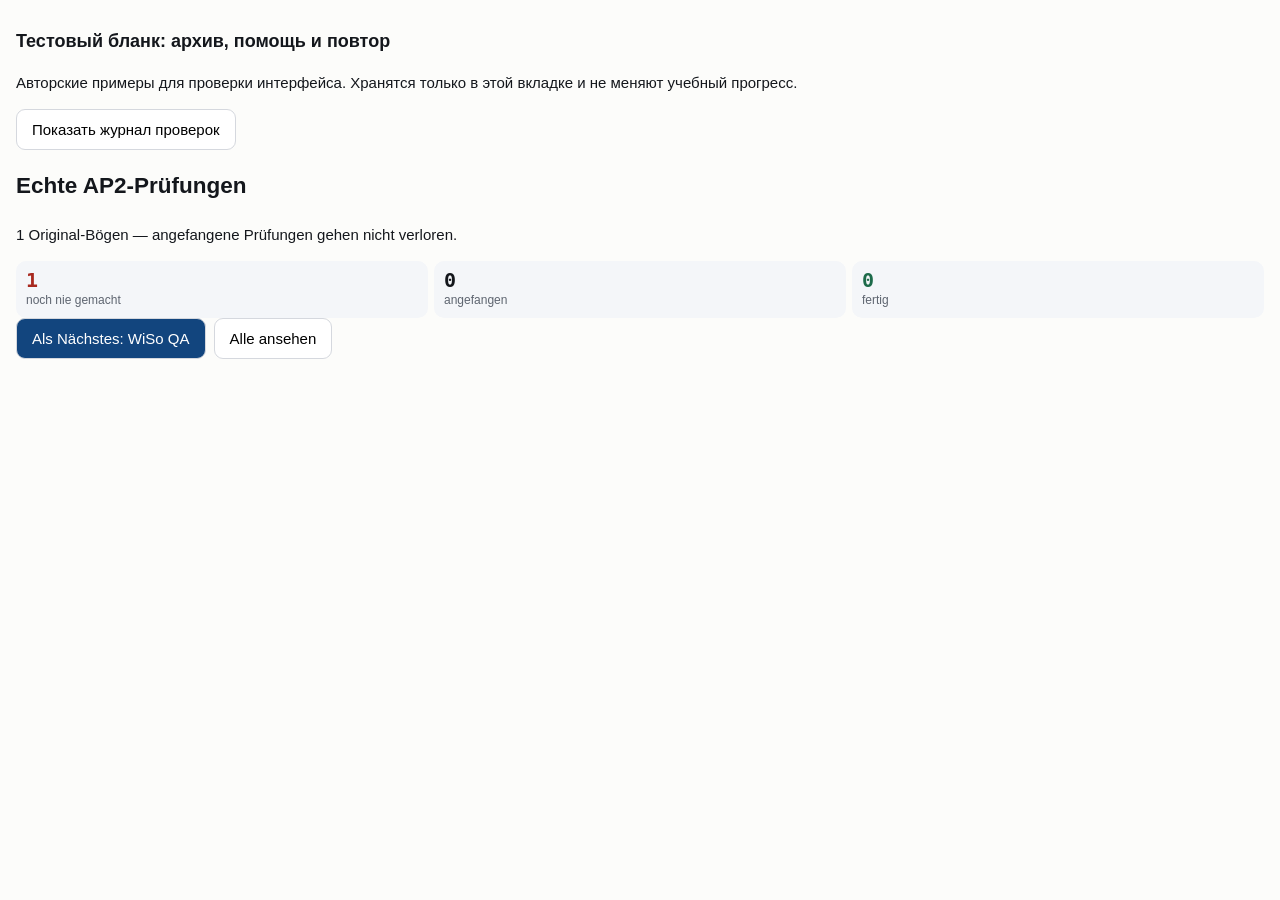
<file: tests/azubi-browser.html>
<!doctype html>
<html lang="ru">
<meta charset="utf-8">
<meta name="viewport" content="width=device-width, initial-scale=1">
<title>AP2 · Проверка архива попыток</title>
<link rel="stylesheet" href="../gen/azubi.css">
<style>
:root{--paper:#fcfcfa;--card:#fff;--ink:#14171c;--muted:#5e6570;--rule:#d5d8de;--rule-soft:#e8eaee;--pruefer:#12457e;--pruefer-soft:#eaf0f7;--red:#a8291f;--red-soft:#fdf4f3;--field:#f4f6f9;--ok:#1d6b4a;--ok-soft:#eaf5f0;--warn:#b4740e;--warn-soft:#fcf4e4;--body:"Segoe UI",sans-serif;--data:Consolas,monospace}
*{box-sizing:border-box}body{margin:0;padding:16px;background:var(--paper);color:var(--ink);font:15px/1.55 var(--body)}[hidden]{display:none!important}.seite{margin:auto}.btn{border:1px solid var(--rule);padding:8px 15px;background:var(--card);border-radius:9px;cursor:pointer}.primary{background:var(--pruefer);color:white}button,input,textarea{font:inherit}.steuer{display:flex;gap:8px;flex-wrap:wrap}h1{font-size:18px}
</style>
<h1>Тестовый бланк: архив, помощь и повтор</h1>
<p>Авторские примеры для проверки интерфейса. Хранятся только в этой вкладке и не меняют учебный прогресс.</p>
<button class="btn" onclick="document.getElementById('qaLog').textContent=JSON.stringify(GENLERNSTAND.list(),null,2)">Показать журнал проверок</button>
<pre id="qaLog" style="white-space:pre-wrap;overflow-wrap:anywhere"></pre>
<div id="scStart" class="seite"></div>
<script>
// Isolated adapter: real player persistence, separate tab-local test data.
Object.defineProperty(window, "localStorage", {value: {
  getItem: key => sessionStorage.getItem("azubi-browser-test:" + key),
  setItem: (key, value) => sessionStorage.setItem("azubi-browser-test:" + key, value)
}});
window.IHK_AZUBI = {bilder:{},module:[{id:"qa-archiv",bereich:"wiso",nr:1,art:"pruefung",kurz:"WiSo QA",titel:"Авторский тест истории",minuten:10,punkte:20/3,intro:"<p>Введите ответ, сравните с решением и начните новую попытку.</p>",aufgaben:[{nr:"1",titel:"Testaufgaben",teile:[
  {id:"qa-wahl",nr:"1",label:"a",titel:"Auswahl",text:"<p>Welche Zahl ist gerade?</p>",punkte:10/3,global:true,eingabe:{typ:"mehrfach",optionen:["2","3"],soll:[1],anzahl:1},loesung:"<p>2 ist durch 2 teilbar.</p>"},
  {id:"qa-text",nr:"1",label:"b",titel:"Begründung",text:"<p>Begründen Sie, warum 2 eine gerade Zahl ist.</p>",punkte:10/3,eingabe:{typ:"zeilen",zeilen:[{h:"Ihre Begründung",frei:"1",gross:true}]},loesung:"<p>2 ist ohne Rest durch 2 teilbar.</p>"}
]}]}]};
// Short deadline only in this isolated test page; production modules are unchanged.
if (location.search === "?strict") window.IHK_AZUBI.module[0].minuten = 1 / 6;
</script>
<script src="../gen/lernstand.js"></script>
<script src="../gen/azubi.js?qa=20261003"></script>
</html>
</file>
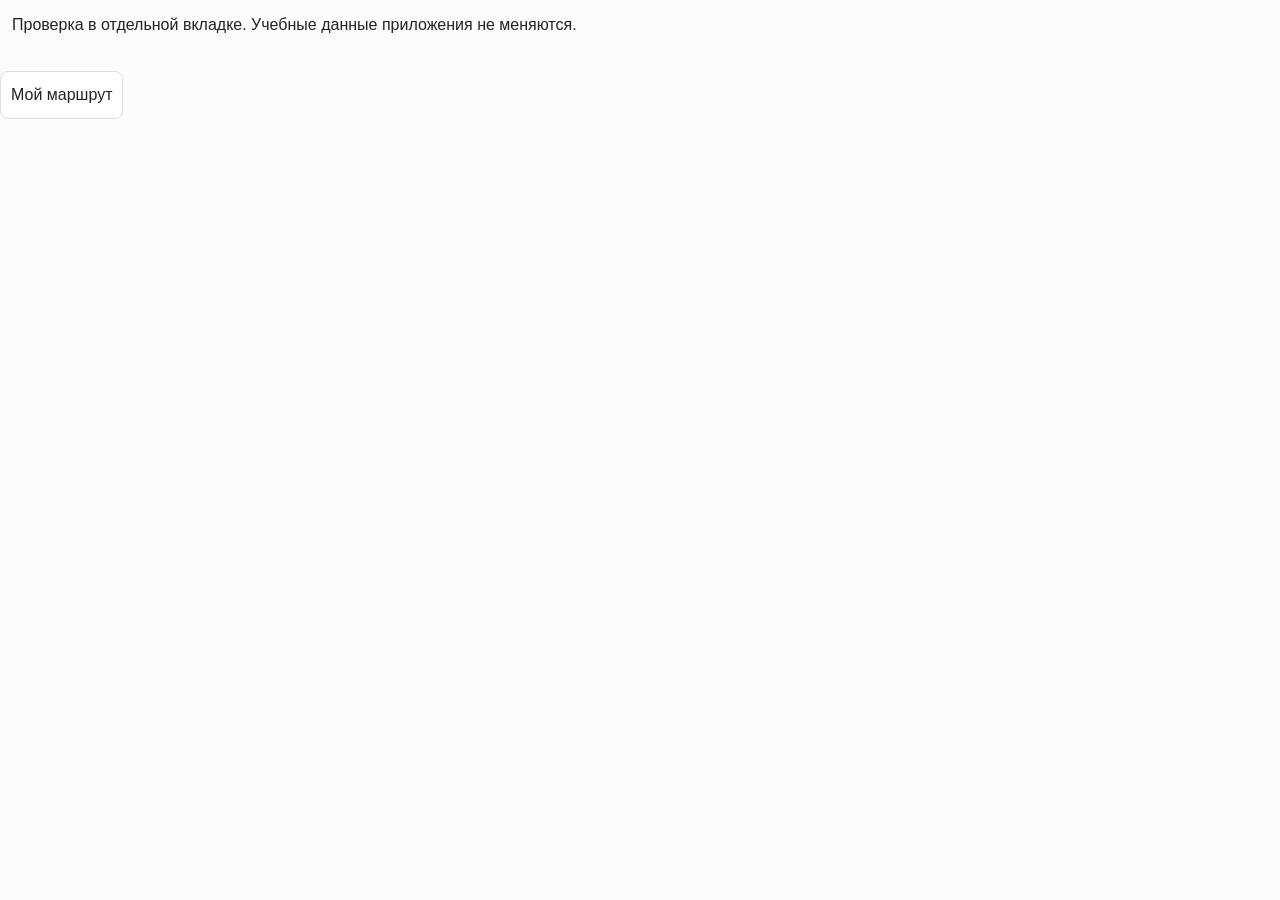
<file: tests/lernweg-browser.html>
<!doctype html>
<html lang="ru"><meta charset="utf-8"><meta name="viewport" content="width=device-width,initial-scale=1">
<title>AP2 · Проверка учебного маршрута</title>
<link rel="stylesheet" href="../gen/lernweg.css">
<style>:root{--card:#fff;--paper:#fcfcfa;--field:#f3f1f8;--ink:#24212b;--muted:#666;--rule:#ddd;--pruefer:#5B2A86}body{margin:0;background:var(--paper);color:var(--ink);font:16px/1.6 "Segoe UI",sans-serif}[hidden]{display:none!important}.btn{font:inherit;border:1px solid var(--rule);border-radius:8px;padding:10px;background:white;color:var(--ink)}.primary{background:var(--pruefer);color:white}.qa{padding:12px}</style>
<div class="qa">Проверка в отдельной вкладке. Учебные данные приложения не меняются.</div>
<div id="kopfTitel"><span id="kEyebrow"></span><h1 id="kTitel"></h1></div><div id="scStart" class="seite"><button class="btn" onclick="GENLERNWEG.oeffnen()">Мой маршрут</button></div>
<script>Object.defineProperty(window,"localStorage",{value:{getItem:k=>sessionStorage.getItem("lernweg-qa:"+k),setItem:(k,v)=>sessionStorage.setItem("lernweg-qa:"+k,v)}});window.schirm=function(){};</script>
<script src="../gen/lernstand.js"></script><script src="../gen/lernweg-daten.js"></script><script src="../gen/lernweg.js"></script>
</html>
</file>
<file: gen/blatt.css>
/* ============================================================================
   gen/blatt.css — Oberfläche des Aufgaben-Generators.
   Nutzt die Variablen und Grundklassen aus index.html.
   ========================================================================== */

/* ---------- Startseite: Kachelübersicht der Arbeitsblätter ---------- */
.gen-kopf{display:flex; align-items:flex-start; justify-content:space-between; gap:16px; flex-wrap:wrap}
.gen-hinweis{background:var(--card); border:1px solid var(--rule); border-radius:2px;
  padding:12px 16px; font-size:13.5px; color:var(--muted); line-height:1.7; margin:10px 0 16px}
.gen-hinweis b{color:var(--ink)}

.gen-karte{background:var(--card); border:1px solid var(--rule); border-top:3px solid var(--pruefer);
  padding:14px 16px 12px; border-radius:2px; display:flex; flex-direction:column; gap:8px}
.gen-karte.fertig{border-top-color:var(--ok)}
.gen-karte h3{font-family:var(--display); font-size:16px; margin:0; line-height:1.3}
.gen-karte .meta{font-size:12.5px; color:var(--muted); line-height:1.5}
.gen-karte .fuss{position:static; display:flex; justify-content:space-between; align-items:center;
  border:0; box-shadow:none; background:none; padding:6px 0 0; border-top:1px solid var(--rule-soft); gap:8px}
.gen-karte .fuss .datum{font-family:var(--data); font-size:12px; color:var(--muted)}

/* ---------- Assistent ---------- */
.gen-schritt{background:var(--card); border:1px solid var(--rule); border-radius:2px;
  padding:20px 22px; max-width:900px; margin:0 auto}
.gen-schritt h3{font-family:var(--display); font-size:19px; margin:0 0 2px}
.gen-schritt > p{color:var(--muted); font-size:13.5px; margin:0 0 16px}

.wahlzeile{display:flex; gap:12px; align-items:flex-start; border:1px solid var(--rule);
  border-radius:3px; padding:11px 14px; margin-bottom:8px; cursor:pointer; background:var(--card);
  transition:border-color .12s, background .12s}
.wahlzeile:hover{border-color:var(--pruefer)}
.wahlzeile.an{border-color:var(--pruefer); background:var(--pruefer-soft)}
.wahlzeile.aus{opacity:.45}
.wahlzeile input{margin-top:3px; flex:none; width:17px; height:17px; accent-color:var(--pruefer)}
.wahlzeile .txt{min-width:0; flex:1}
.wahlzeile .name{font-weight:600; font-size:15px; display:flex; gap:9px; align-items:center; flex-wrap:wrap}
.wahlzeile .zahl{font-family:var(--data); font-size:11.5px; font-weight:600; color:var(--muted);
  background:var(--field); border-radius:10px; padding:2px 9px}
.wahlzeile .unter{font-size:13px; color:var(--muted); margin-top:2px}
.gen-zaehler{font-size:13.5px; color:var(--muted); margin:14px 0 10px}
.gen-knopfzeile{display:flex; gap:10px; flex-wrap:wrap; align-items:center}
.gen-knopfzeile .weit{flex:1}

/* ---------- Assistent: Anzahl, Modus, Themenbaum ---------- */
.gen-schnell{display:flex; gap:5px; margin-top:5px; flex-wrap:wrap}
.gen-schnell .chip{padding:3px 10px; font-size:12px}

.gen-modus{display:grid; grid-template-columns:1fr 1fr; gap:12px; margin:6px 0 20px}
.gen-moduskarte{text-align:left; border:1px solid var(--rule); background:var(--card);
  border-radius:3px; padding:14px 16px; cursor:pointer; font:inherit; color:inherit;
  transition:border-color .12s, background .12s}
.gen-moduskarte:hover{border-color:var(--pruefer)}
.gen-moduskarte.an{border-color:var(--pruefer); background:var(--pruefer-soft);
  box-shadow:inset 3px 0 0 var(--pruefer)}
.gen-moduskarte .mt{font-family:var(--display); font-size:15.5px; font-weight:700; margin-bottom:4px}
.gen-moduskarte .mx{font-size:13px; color:var(--muted); line-height:1.45}

.gen-baum{margin-top:4px}
.gen-werkzeug{display:flex; gap:8px; margin-bottom:12px; flex-wrap:wrap}

.wahlzeile.gross{align-items:center; gap:10px}
.wahlzeile .wz-haupt{display:flex; gap:12px; align-items:flex-start; flex:1; min-width:0; cursor:pointer}
.wahlzeile .wz-auf{border:0; background:none; color:var(--muted); cursor:pointer; font:inherit;
  font-family:var(--display); text-transform:uppercase; letter-spacing:.1em; font-size:10px;
  font-weight:700; white-space:nowrap; padding:4px 6px; border-radius:3px}
.wahlzeile .wz-auf:hover{color:var(--pruefer); background:var(--field)}
.wz-subs{margin:-4px 0 12px 26px; padding-left:12px; border-left:2px solid var(--rule-soft)}
.wahlzeile.klein{padding:7px 12px; margin-bottom:5px}
.wahlzeile.klein .name{font-size:13.5px; font-weight:500}
.wahlzeile.klein input:disabled{opacity:.35}

/* ---------- Arbeitsblatt ---------- */
.gen-leiste{position:sticky; top:74px; z-index:30; background:var(--paper);
  border-bottom:1px solid var(--rule); padding:10px 0 12px; margin-bottom:18px;
  display:flex; gap:10px; align-items:center; flex-wrap:wrap}
.gen-leiste .stand{font-family:var(--data); font-size:14px; font-weight:600; white-space:nowrap}
.gen-leiste .stand small{font-weight:400; color:var(--muted)}
.gen-uhr{font-family:var(--data); font-size:20px; font-weight:600; min-width:74px}
.gen-uhr.warn{color:var(--red)}

.gaufgabe{border:1px solid var(--rule); border-top:0; background:var(--card); margin-bottom:0}
.gaufgabe:first-of-type{border-top:1px solid var(--rule)}
.gaufgabe.richtig{border-left:3px solid var(--ok)}
.gaufgabe.teil{border-left:3px solid var(--warn)}
.gaufgabe.falsch{border-left:3px solid var(--red)}
.gaufgabe-in{display:grid; grid-template-columns:1fr 104px}
@media (max-width:720px){ .gaufgabe-in{grid-template-columns:1fr} }
.gaufgabe .haupt{padding:16px 20px 18px; min-width:0}
.gaufgabe .rand{border-left:1px solid var(--rule); background:var(--field); padding:14px 8px;
  display:flex; flex-direction:column; align-items:center; gap:8px; position:static}
@media (max-width:720px){ .gaufgabe .rand{border-left:0; border-top:1px solid var(--rule);
  flex-direction:row; justify-content:space-between; padding:10px 16px} }
.gaufgabe .rand .wert{font-family:var(--data); font-size:19px; font-weight:600; line-height:1.1;
  text-align:center}
.gaufgabe .rand .wert small{display:block; font-size:11px; color:var(--muted); font-weight:400}
.gaufgabe .rand.ok .wert{color:var(--ok)}
.gaufgabe .rand.halb .wert{color:var(--warn)}
.gaufgabe .rand.nein .wert{color:var(--red)}

.gsituation{background:var(--field); border-left:3px solid var(--rule); padding:11px 14px;
  font-size:14px; white-space:pre-wrap; margin:8px 0 12px; border-radius:0 2px 2px 0}
.gfrage{font-size:15px; margin:0 0 14px; white-space:pre-wrap}
.gfrage b{font-weight:600}

table.gdaten{border-collapse:collapse; font-size:13.5px; margin:0 0 14px; min-width:min(100%,420px)}
table.gdaten caption{font-family:var(--display); text-transform:uppercase; letter-spacing:.11em;
  font-size:10px; font-weight:700; color:var(--muted); text-align:left; padding-bottom:5px}
table.gdaten th{font-family:var(--display); text-transform:uppercase; letter-spacing:.08em;
  font-size:10px; color:var(--muted); font-weight:700; text-align:left; padding:6px 11px;
  border-bottom:1px solid var(--rule); white-space:nowrap}
table.gdaten td{padding:5px 11px; border-bottom:1px solid var(--rule-soft); vertical-align:top}
table.gdaten td:nth-child(n+2){font-family:var(--data); font-variant-numeric:tabular-nums; white-space:nowrap}
.gtab-rollen{overflow-x:auto}

/* ---------- Antwortfelder ---------- */
.gfeld{margin-bottom:13px}
.gfeld > label.gl{display:block; font-size:13.5px; color:var(--muted); margin-bottom:4px; line-height:1.4}
.gfeld > label.gl b{color:var(--ink); font-weight:600}
.gfeld .be{font-family:var(--data); font-size:11.5px; color:var(--muted); white-space:nowrap}
.geingabe{display:flex; align-items:center; gap:8px; max-width:520px}
.geingabe input[type=text]{flex:1; min-width:0; background:var(--field); border:1px solid var(--rule);
  border-radius:2px; padding:9px 11px; font-size:15px; font-family:var(--data)}
.geingabe .einheit{font-family:var(--data); font-size:13.5px; color:var(--muted); white-space:nowrap}
.gfeld textarea{min-height:44px}
.gfeld input.richtig, .gfeld textarea.richtig{border-color:var(--ok); background:var(--ok-soft)}
.gfeld input.falsch,  .gfeld textarea.falsch{border-color:var(--red); background:var(--red-soft)}
.gfeld input.teil,    .gfeld textarea.teil{border-color:var(--warn); background:var(--warn-soft)}

.gwahl{display:flex; flex-direction:column; gap:5px}
.gwahl label{display:flex; gap:9px; align-items:flex-start; font-size:14.5px; cursor:pointer;
  border:1px solid transparent; border-radius:2px; padding:5px 8px}
.gwahl label:hover{background:var(--field)}
.gwahl label.richtig{border-color:var(--ok); background:var(--ok-soft)}
.gwahl label.falsch{border-color:var(--red); background:var(--red-soft)}
/* Die richtige Option, die man NICHT angekreuzt hat: gestrichelt, damit sie
   sich von „ich hatte recht“ unterscheidet, und mit einem Wort dahinter,
   weil Farbe allein auf dem Telefon oft nicht ankommt.                   */
.gwahl label.soll{border-color:var(--ok); border-style:dashed; background:var(--ok-soft)}
.gwahl label.soll::after{content:"richtig"; margin-left:auto; align-self:center;
  font-family:var(--display); text-transform:uppercase; letter-spacing:.08em;
  font-size:9.5px; font-weight:700; color:var(--ok); white-space:nowrap}

/* Der Sollwert direkt an der eigenen Eingabe — nie an ihrer Stelle. */
.gsoll{display:flex; flex-wrap:wrap; align-items:baseline; gap:5px; margin-top:4px}
.gsoll-lbl{font-family:var(--display); text-transform:uppercase; letter-spacing:.08em;
  font-size:9px; font-weight:700; color:var(--muted)}
.gsoll-wert{font-family:var(--data); font-size:12.5px; font-weight:700; color:var(--ok)}
@media print{ .gsoll{display:none} }
.gwahl input{margin-top:3px; accent-color:var(--pruefer)}

table.gzuo, table.graster, table.gwf{border-collapse:collapse; font-size:13.5px; width:100%; max-width:760px}
table.gzuo td, table.graster td, table.graster th, table.gwf td, table.gwf th{
  padding:5px 9px; border-bottom:1px solid var(--rule-soft); vertical-align:middle}
table.graster th, table.gwf th{font-family:var(--display); text-transform:uppercase;
  letter-spacing:.08em; font-size:10px; color:var(--muted); font-weight:700; text-align:left;
  border-bottom:1px solid var(--rule)}
table.gzuo select, table.graster input{width:100%; background:var(--field); border:1px solid var(--rule);
  border-radius:2px; padding:7px 8px; font-size:14px; color:var(--ink)}
table.graster input{font-family:var(--data); text-align:right}
table.gzuo select.richtig, table.graster input.richtig{border-color:var(--ok); background:var(--ok-soft)}
table.gzuo select.falsch,  table.graster input.falsch{border-color:var(--red); background:var(--red-soft)}
table.gwf .wf{display:flex; gap:14px; white-space:nowrap}
table.gwf label{display:flex; gap:5px; align-items:center; font-size:13px; cursor:pointer}
table.gwf tr.richtig td{background:var(--ok-soft)}
table.gwf tr.falsch td{background:var(--red-soft)}

.grueck{font-size:13px; margin-top:6px; line-height:1.6}
.grueck .gut{color:var(--ok); font-weight:600}
.grueck .schlecht{color:var(--red); font-weight:600}
.grueck .mittel{color:var(--warn); font-weight:600}
.gchips{display:flex; flex-wrap:wrap; gap:5px; margin-top:5px}
.gchips span{font-size:12px; padding:2px 8px; border-radius:10px; font-family:var(--data)}
.gchips .ja{background:var(--ok-soft); color:var(--ok)}
.gchips .nein{background:var(--red-soft); color:var(--red)}
.gchips .offen{background:var(--field); color:var(--muted)}

/* Selbstbewertung bei Freitext: die Prüfung kann nicht jede Formulierung
   kennen — hier korrigiert man wie mit dem Lösungsblatt in der Hand. */
.gselbst{display:flex; flex-wrap:wrap; align-items:center; gap:6px; margin-top:7px;
  font-size:12px; color:var(--muted)}
.gselbst-an{color:var(--warn); font-weight:600}
.gselbst-k{font:inherit; font-size:12px; padding:3px 9px; min-height:28px;
  border:1px solid var(--rule); border-radius:999px; background:var(--field);
  color:var(--ink); cursor:pointer}
.gselbst-k:hover{border-color:var(--accent); color:var(--accent)}

.gwerkzeug{display:flex; gap:8px; flex-wrap:wrap; margin-top:14px; padding-top:12px;
  border-top:1px dashed var(--rule)}
.gmerksatz{border-left:3px solid var(--warn); background:var(--warn-soft); padding:9px 13px;
  font-size:13.5px; margin-top:12px; line-height:1.6}
.gmerksatz b{font-family:var(--display); text-transform:uppercase; letter-spacing:.1em;
  font-size:10px; display:block; margin-bottom:3px}
.gloesung{margin-top:12px}
.gloesung summary{cursor:pointer; font-family:var(--display); text-transform:uppercase;
  letter-spacing:.11em; font-size:11px; font-weight:700; color:var(--pruefer)}
.gloesung .txt{white-space:pre-wrap; font-size:14px; margin-top:8px; background:var(--pruefer-soft);
  padding:12px 14px; border-radius:2px; font-family:var(--data); line-height:1.65}

.gzusammen{background:var(--card); border:1px solid var(--rule); border-top:3px solid var(--pruefer);
  padding:18px 22px; border-radius:2px; margin:22px 0 0; display:flex; gap:30px;
  align-items:baseline; flex-wrap:wrap}
.gzusammen .zahl{font-family:var(--data); font-size:46px; font-weight:600; line-height:1}
.gzusammen .txt{flex:1 1 260px; font-size:13.5px; color:var(--muted); line-height:1.65}
.gzusammen .txt b{color:var(--ink)}

/* ---------- Offene Wertungen -------------------------------------------
   Freitext, den die Wortprüfung nicht voll anerkannt hat. Der Kasten steht
   im Abschluss und nimmt die ganze Breite — er ist keine Randnotiz, sondern
   der Schritt, ohne den die Prozentzahl darüber nichts wert ist.         */
.gst-offen{color:var(--warn) !important}

.goffen{flex:1 1 100%; margin-top:16px; padding-top:14px; border-top:1px solid var(--rule)}
.goffen h4{margin:0 0 4px; font-family:var(--display); font-size:14px}
.goffen-hin{margin:0 0 12px; font-size:12.5px; color:var(--muted); line-height:1.55}

.goffen-zeile{display:flex; gap:14px; flex-wrap:wrap; align-items:flex-start;
  padding:10px 0; border-top:1px solid var(--rule-soft)}
.goffen-txt{flex:1 1 240px; min-width:0}
.goffen-frage{font-size:13px; font-weight:700}
.goffen-meine{font-size:13px; line-height:1.55; margin-top:3px;
  padding:5px 8px; border-left:2px solid var(--rule); background:var(--field);
  white-space:pre-wrap; overflow-wrap:anywhere}
.goffen-soll{font-size:12px; color:var(--muted); margin-top:3px; font-family:var(--data)}
.goffen-knopfe{display:flex; gap:6px; flex-wrap:wrap; flex:0 0 auto}
.goffen-k{min-height:40px; padding:6px 13px; cursor:pointer; font:inherit; font-size:12.5px;
  font-family:var(--display); font-weight:700; text-transform:uppercase; letter-spacing:.06em;
  color:var(--muted); background:var(--card); border:1px solid var(--rule); border-radius:3px}
.goffen-k:hover{border-color:var(--pruefer); color:var(--pruefer)}
.goffen-hinweg{text-transform:none; letter-spacing:0; font-weight:400}

@media (max-width:700px){
  .goffen-knopfe{width:100%}
  .goffen-k{flex:1 1 22%}
}
@media print{ .goffen{display:none} }

@media print{
  .gen-leiste, .gwerkzeug, .gloesung, .gmerksatz, .grueck{display:none !important}
  .gaufgabe{break-inside:avoid; page-break-inside:avoid; border:1px solid #999; margin-bottom:6pt}
  .gsituation{background:#fff; border-left:2px solid #666}
}

/* ---------- Knotentabelle (Diagramme) ---------- */
table.gknoten{border-collapse:collapse; font-size:13.5px; width:100%; min-width:620px}
table.gknoten th{font-family:var(--display); text-transform:uppercase; letter-spacing:.08em;
  font-size:10px; color:var(--muted); font-weight:700; text-align:left; padding:5px 7px;
  border-bottom:1px solid var(--rule)}
table.gknoten td{padding:3px 5px; border-bottom:1px solid var(--rule-soft); vertical-align:middle}
table.gknoten td.weg{width:34px; text-align:center}
table.gknoten input, table.gknoten select{width:100%; background:var(--field);
  border:1px solid var(--rule); border-radius:2px; padding:6px 8px; font-size:13.5px; color:var(--ink)}
table.gknoten td:nth-child(1){width:30%}
table.gknoten td:nth-child(2){width:20%}
table.gknoten input.richtig, table.gknoten select.richtig{border-color:var(--ok); background:var(--ok-soft)}
table.gknoten input.falsch,  table.gknoten select.falsch{border-color:var(--red); background:var(--red-soft)}
table.gknoten input.teil{border-color:var(--warn); background:var(--warn-soft)}

pre.gcode{background:var(--field); border-left:3px solid var(--pruefer); margin:0 0 12px;
  padding:12px 15px; font-family:var(--data); font-size:13.5px; line-height:1.6;
  overflow-x:auto; white-space:pre; border-radius:0 2px 2px 0}

/* ---------- Modelltabelle (ER, Klasse, Use-Case) ---------- */
table.gmodell{border-collapse:collapse; font-size:13.5px; width:100%; min-width:660px}
table.gmodell th{font-family:var(--display); text-transform:uppercase; letter-spacing:.08em;
  font-size:10px; color:var(--muted); font-weight:700; text-align:left; padding:5px 7px;
  border-bottom:1px solid var(--rule)}
table.gmodell td{padding:3px 5px; border-bottom:1px solid var(--rule-soft); vertical-align:middle}
table.gmodell td.weg{width:34px; text-align:center}
table.gmodell input, table.gmodell select{width:100%; background:var(--field);
  border:1px solid var(--rule); border-radius:2px; padding:6px 8px; font-size:13.5px; color:var(--ink)}
table.gmodell input.richtig, table.gmodell select.richtig{border-color:var(--ok); background:var(--ok-soft)}
table.gmodell input.falsch,  table.gmodell select.falsch{border-color:var(--red); background:var(--red-soft)}
table.gmodell input.teil,    table.gmodell select.teil{border-color:var(--warn); background:var(--warn-soft)}
.gmodell-regeln{font-size:12.5px; color:var(--muted); line-height:1.7; margin-top:8px;
  border-left:3px solid var(--rule); padding:6px 12px}
.gmodell-regeln b{font-family:var(--display); text-transform:uppercase; letter-spacing:.1em;
  font-size:10px; color:var(--ink); display:block; margin-bottom:2px}

/* ---------- Diagrammeingabe in echten Prüfungsaufgaben ---------- */
.ex-dia{border:1px solid var(--rule); border-left:3px solid var(--pruefer); background:var(--card);
  border-radius:2px; padding:12px 14px; margin:6px 0 12px}
.ex-dia-kopf{display:flex; justify-content:space-between; align-items:center; gap:10px;
  flex-wrap:wrap; margin-bottom:8px}
.hero .zahl + small, .hero .neben + small{display:block; font-size:11px; color:var(--muted);
  font-family:var(--body); margin-top:3px}

/* ---------- Satzbau-Training ---------- */
.satz-karte{background:var(--card); border:1px solid var(--rule); border-top:3px solid var(--pruefer);
  border-radius:2px; padding:22px 24px; max-width:820px; margin:0 auto}
.satz-kopf{display:flex; gap:10px; align-items:center; justify-content:space-between; flex-wrap:wrap;
  margin-bottom:10px}
.satz-frage{font-size:17px; line-height:1.5; font-weight:600; margin-bottom:14px}
.satz-stich{background:var(--field); border-left:3px solid var(--warn); padding:10px 14px;
  border-radius:0 2px 2px 0; margin-bottom:14px}
.satz-stich > b{font-size:16px; display:block; margin:2px 0 6px}
.satz-auftrag{font-size:13.5px; color:var(--muted); line-height:1.6}
.satz-chips{display:flex; flex-wrap:wrap; gap:6px; align-items:center; margin:10px 0 4px}
.satz-chips .eyebrow{width:100%; margin-bottom:2px}
.satz-chip{border:1px solid var(--rule); background:var(--card); border-radius:14px; padding:4px 11px;
  font-size:12.5px; cursor:pointer; color:var(--ink)}
.satz-chip:hover{border-color:var(--pruefer); background:var(--pruefer-soft)}
.satz-rueck{margin-top:14px; border-top:1px dashed var(--rule); padding-top:12px}
.satz-punkte{font-size:15px; margin-bottom:8px}
.satz-punkte .gut{color:var(--ok)} .satz-punkte .mittel{color:var(--warn)} .satz-punkte .schlecht{color:var(--red)}
ul.satz-kriterien{list-style:none; margin:0; padding:0; font-size:14px; line-height:1.75}
ul.satz-kriterien li.ja{color:var(--ok)}
ul.satz-kriterien li.nein{color:var(--red)}
ul.satz-kriterien li b{color:var(--ink)}
#scSatz textarea{font-size:15.5px; line-height:1.65}

/* ---------- Rechenweg / Nebenrechnung ---------- */
.gfeld.gweg{border-left:3px solid var(--pruefer); background:var(--pruefer-soft);
  padding:11px 13px 12px; border-radius:2px; margin-top:16px}
.gfeld.gweg > label.gl{margin-bottom:2px}
.gfeld .be.weg{font-family:var(--display); text-transform:uppercase; letter-spacing:.09em;
  font-size:9.5px; font-weight:700; color:var(--pruefer); background:var(--card);
  border:1px solid var(--pruefer); border-radius:2px; padding:2px 6px}
.gweg-hilfe{font-size:12.5px; color:var(--muted); line-height:1.5; margin:2px 0 8px}
textarea.gweg-feld{font-family:var(--data); font-size:13.5px; line-height:1.75;
  background:var(--card); min-height:96px;
  background-image:repeating-linear-gradient(var(--card) 0 22px, var(--rule-soft) 22px 23px);
  background-attachment:local}
.gweg-spur{margin-top:10px; border-top:1px dashed var(--rule); padding-top:8px}
.gweg-titel{font-family:var(--display); text-transform:uppercase; letter-spacing:.11em;
  font-size:9.5px; font-weight:700; color:var(--muted); margin-bottom:6px}
.gweg-kette{display:flex; flex-wrap:wrap; gap:5px}
.gweg-wert{font-family:var(--data); font-size:12px; padding:2px 8px; border-radius:11px;
  border:1px solid var(--rule); background:var(--card); white-space:nowrap}
.gweg-wert.da{border-color:var(--ok); background:var(--ok-soft); color:var(--ok)}
.gweg-wert.weg{border-color:var(--rule); color:var(--muted); opacity:.75}
.gweg-wert.bruch{border-color:var(--red); background:var(--red-soft); color:var(--red);
  font-weight:700; box-shadow:0 0 0 2px var(--red-soft)}
.gweg-folge{margin-top:8px; border-left:3px solid var(--ok); background:var(--ok-soft);
  padding:8px 11px; font-size:13px; line-height:1.5; border-radius:2px}
.gweg-folge.warn{border-left-color:var(--warn); background:var(--warn-soft)}

/* ---------- Operatorenhilfe im Antwortfeld ---------- */
details.op-hilfe{margin-top:7px; border-left:2px solid var(--rule); padding-left:10px}
details.op-hilfe summary{cursor:pointer; font-family:var(--display); text-transform:uppercase;
  letter-spacing:.1em; font-size:10px; font-weight:700; color:var(--muted); list-style:none;
  padding:3px 0}
details.op-hilfe summary::-webkit-details-marker{display:none}
details.op-hilfe summary::before{content:"▸ "; color:var(--pruefer)}
details.op-hilfe[open] summary::before{content:"▾ "}
details.op-hilfe summary:hover{color:var(--pruefer)}
details.op-hilfe summary b{color:var(--ink)}
.op-in{padding:6px 0 4px}
.op-zeile{display:grid; grid-template-columns:74px 1fr; gap:9px; font-size:12.5px;
  line-height:1.55; margin-bottom:5px}
.op-lbl{font-family:var(--display); text-transform:uppercase; letter-spacing:.09em;
  font-size:9.5px; font-weight:700; color:var(--muted); padding-top:2px}
.op-zeile.op-falle{color:var(--red)}
.op-zeile.op-falle .op-lbl{color:var(--red)}
.op-mt{font-size:12px; color:var(--muted); margin:9px 0 5px}
.op-muster{display:flex; flex-wrap:wrap; gap:5px}
.op-chip{border:1px solid var(--rule); background:var(--card); color:var(--ink);
  border-radius:13px; padding:4px 11px; font-size:12.5px; cursor:pointer; font-family:inherit;
  text-align:left}
.op-chip:hover{border-color:var(--pruefer); background:var(--pruefer-soft); color:var(--pruefer)}

/* ---------- Prüfungssimulation ---------- */
.sim-box{background:var(--card); border:1px solid var(--rule); border-top:3px solid var(--red);
  border-radius:2px; padding:16px 18px; margin:0 0 18px}
.sim-kopf{display:flex; justify-content:space-between; align-items:flex-start; gap:16px; flex-wrap:wrap}
.sim-kopf h3{font-family:var(--display); font-size:17px; margin:0 0 3px; letter-spacing:.02em}
.sim-kopf p{margin:0; font-size:13.5px; color:var(--muted); line-height:1.6; max-width:62ch}
.sim-balken{margin:14px 0 10px; display:flex; flex-direction:column; gap:4px}
.sim-zeile{display:grid; grid-template-columns:170px 1fr 56px; gap:10px; align-items:center;
  font-size:12.5px}
.sim-name{color:var(--muted)}
.sim-spur{height:9px; background:var(--rule-soft); border-radius:2px; overflow:hidden}
.sim-spur i{display:block; height:100%; background:var(--pruefer)}
.sim-be{font-family:var(--data); font-size:12px; text-align:right; color:var(--muted)}
.sim-hinweis{font-size:12.5px; color:var(--muted); line-height:1.6;
  border-left:3px solid var(--warn); background:var(--warn-soft); padding:8px 11px; border-radius:2px}
.sim-hinweis b{color:var(--ink)}
.hero .txt.sim-zeit{grid-column:1/-1; border-top:1px solid var(--rule); padding-top:10px; margin-top:4px}

/* ---------- Fehlerjournal ---------- */
.fj-box{background:var(--card); border:1px solid var(--rule); border-top:3px solid var(--warn);
  border-radius:2px; padding:16px 18px; margin:0 0 18px}
.fj-kopf{display:flex; justify-content:space-between; align-items:flex-start; gap:16px; flex-wrap:wrap}
.fj-kopf h3{font-family:var(--display); font-size:17px; margin:0 0 3px; letter-spacing:.02em}
.fj-kopf p{margin:0; font-size:13.5px; color:var(--muted); line-height:1.6; max-width:66ch}
.fj-balken{margin:14px 0 10px; display:flex; flex-direction:column; gap:4px}
.fj-zeile{display:grid; grid-template-columns:150px 1fr 32px; gap:10px; align-items:center; font-size:12.5px}
.fj-name{color:var(--muted)}
.fj-spur{height:9px; background:var(--rule-soft); border-radius:2px; overflow:hidden}
.fj-spur i{display:block; height:100%; background:var(--warn)}
.fj-spur i.wissen{background:var(--pruefer)}
.fj-n{font-family:var(--data); font-size:12px; text-align:right; color:var(--muted)}
.fj-fazit{font-size:13px; line-height:1.6; color:var(--muted); border-left:3px solid var(--pruefer);
  background:var(--pruefer-soft); padding:9px 12px; border-radius:2px; margin-bottom:12px}
.fj-fazit b{color:var(--ink)}
.fj-liste{display:flex; flex-direction:column; gap:9px}
.fj-eintrag{border:1px solid var(--rule-soft); border-left:3px solid var(--rule); border-radius:2px;
  padding:9px 12px; background:var(--paper)}
.fj-ekopf{display:flex; gap:10px; align-items:baseline; flex-wrap:wrap}
.fj-datum{font-family:var(--data); font-size:11.5px; color:var(--muted)}
.fj-titel{font-weight:600; font-size:13.5px; flex:1; min-width:0}
.fj-be{font-family:var(--data); font-size:12px; color:var(--red); white-space:nowrap}
.fj-feld{font-size:12.5px; color:var(--muted); margin-top:2px; line-height:1.45}
.fj-vgl{font-family:var(--data); font-size:12px; margin-top:4px; line-height:1.6}
.fj-du{color:var(--red); font-family:var(--display); text-transform:uppercase; letter-spacing:.08em;
  font-size:9.5px; font-weight:700}
.fj-soll{color:var(--ok); font-family:var(--display); text-transform:uppercase; letter-spacing:.08em;
  font-size:9.5px; font-weight:700}
.fj-hinweis{font-size:12px; color:var(--warn); margin-top:4px; line-height:1.45}
.fj-chips{display:flex; flex-wrap:wrap; gap:4px; margin-top:7px}
.fj-chip{border:1px solid var(--rule); background:var(--card); color:var(--muted); border-radius:12px;
  padding:3px 10px; font-size:11.5px; cursor:pointer; font-family:inherit}
.fj-chip:hover{border-color:var(--pruefer); color:var(--pruefer)}
.fj-chip.an{background:var(--pruefer); border-color:var(--pruefer); color:#fff; font-weight:600}
.fj-wz{display:flex; gap:7px; align-items:center; margin-top:7px; flex-wrap:wrap}
.fj-rat{font-size:12px; color:var(--muted); flex:1; min-width:180px; line-height:1.45}
.fj-mehr{font-size:12.5px; color:var(--muted); margin-top:10px}

/* ---------- Rechenweg in den echten Prüfungen ---------- */
.exw-box{border-left:3px solid var(--pruefer); background:var(--pruefer-soft);
  padding:11px 13px 12px; border-radius:2px; margin:14px 0 12px}
.exw-kopf{display:flex; gap:9px; align-items:baseline; flex-wrap:wrap}
.exw-lbl{font-weight:600; font-size:13.5px}
.exw-hint{font-family:var(--display); text-transform:uppercase; letter-spacing:.09em;
  font-size:9.5px; font-weight:700; color:var(--pruefer); background:var(--card);
  border:1px solid var(--pruefer); border-radius:2px; padding:2px 6px}
.exw-info{font-size:12.5px; color:var(--muted); line-height:1.5; margin:4px 0 8px}
textarea.exw-feld{width:100%; font-family:var(--data); font-size:13.5px; line-height:1.75;
  background:var(--card); border:1px solid var(--rule); border-radius:2px; padding:9px 11px;
  min-height:92px; resize:vertical;
  background-image:repeating-linear-gradient(var(--card) 0 22px, var(--rule-soft) 22px 23px);
  background-attachment:local}
textarea.exw-feld:focus{border-color:var(--pruefer); outline:none}
.exw-spur:empty{display:none}
.exw-spur{margin-top:9px; border-top:1px dashed var(--rule); padding-top:8px}
.exw-titel{font-family:var(--display); text-transform:uppercase; letter-spacing:.11em;
  font-size:9.5px; font-weight:700; color:var(--muted); margin-bottom:6px}
.exw-kette{display:flex; flex-wrap:wrap; gap:5px}
.exw-wert{font-family:var(--data); font-size:12px; padding:2px 8px; border-radius:11px;
  border:1px solid var(--rule); background:var(--card); white-space:nowrap}
.exw-wert.da{border-color:var(--ok); background:var(--ok-soft); color:var(--ok)}
.exw-wert.weg{border-color:var(--rule); color:var(--muted); opacity:.75}
.exw-wert.bruch{border-color:var(--red); background:var(--red-soft); color:var(--red); font-weight:700}
.exw-fazit{margin-top:8px; font-size:12.5px; line-height:1.55; padding:8px 11px; border-radius:2px}
.exw-fazit.gut{border-left:3px solid var(--ok); background:var(--ok-soft)}
.exw-fazit.warn{border-left:3px solid var(--warn); background:var(--warn-soft)}
.exw-zu{font-size:12px; color:var(--muted); font-style:italic}

/* ============================================================================
   Startseite: Kopf mit Countdown, Empfehlung und Kacheln (gen/start.js)
   ========================================================================== */
.st-kopf{border:1px solid var(--rule); border-radius:3px; background:var(--card);
  padding:16px 18px; margin:0 0 26px}
.st-count{display:flex; flex-wrap:wrap; align-items:baseline; gap:8px 12px;
  padding-bottom:12px; border-bottom:1px solid var(--rule-soft)}
.st-tage{font-family:var(--display); font-size:30px; font-weight:700; line-height:1;
  letter-spacing:.01em; color:var(--pruefer)}
.st-bis{font-size:13.5px; color:var(--muted)}
.st-prog{margin-left:auto; font-size:13px; color:var(--muted); white-space:nowrap}
.st-prog b{color:var(--ink); font-size:15px}

.st-heute{display:flex; align-items:center; gap:16px; padding:14px 0 4px}
.st-htxt{flex:1 1 auto; min-width:0}
.st-hlabel{font-family:var(--display); text-transform:uppercase; letter-spacing:.14em;
  font-size:10px; font-weight:700; color:var(--muted); margin-bottom:3px}
.st-htitel{font-size:17px; font-weight:700; line-height:1.3}
.st-hwarum{font-size:13px; color:var(--muted); line-height:1.5; margin-top:3px}
.st-hknopf{flex:0 0 auto; white-space:nowrap}

.st-kacheln{display:grid; grid-template-columns:repeat(3,1fr); gap:8px; margin-top:14px}
.st-kachel{display:flex; flex-direction:column; align-items:flex-start; gap:2px;
  text-align:left; padding:11px 12px; min-width:0; cursor:pointer;
  border:1px solid var(--rule); border-radius:3px; background:var(--paper);
  font:inherit; color:inherit; transition:border-color .12s, background .12s}
.st-kachel:hover{border-color:var(--pruefer); background:var(--pruefer-soft)}
.st-kn{font-weight:700; font-size:14px; line-height:1.25}
.st-ku{font-size:11.5px; color:var(--muted); line-height:1.3}
.st-kachel.warn{border-color:var(--warn); background:var(--warn-soft)}
.st-kachel.warn .st-ku{color:var(--warn); font-weight:600}

.st-fuss{margin-top:12px; text-align:right}
.st-link{background:none; border:0; padding:0; cursor:pointer; font:inherit;
  font-size:12.5px; color:var(--muted); text-decoration:underline}
.st-link:hover{color:var(--pruefer)}

/* --------------------------------------------- zuklappbare Abschnitte --- */
details.st-block{border-top:1px solid var(--rule-soft); margin:0}
details.st-block > summary{list-style:none; cursor:pointer; padding:13px 2px;
  display:flex; align-items:baseline; gap:10px}
details.st-block > summary::-webkit-details-marker{display:none}
details.st-block > summary::before{content:"›"; font-size:17px; line-height:1;
  color:var(--muted); transform:rotate(0deg); transition:transform .13s; flex:0 0 12px}
details.st-block[open] > summary::before{transform:rotate(90deg)}
details.st-block > summary:hover .st-name{color:var(--pruefer)}
.st-name{font-family:var(--display); text-transform:uppercase; letter-spacing:.07em;
  font-size:13.5px; font-weight:700}
.st-zahl{margin-left:auto; font-size:12px; color:var(--muted); text-align:right}
details.st-block > .abschnitt,
details.st-block > div{margin-bottom:22px}
details.st-block > .abschnitt > h2:first-child,
details.st-block > div > h2:first-child{margin-top:4px}

/* ============================================================================
   Textmarker (gen/marker.js)
   ========================================================================== */
mark.mk{background:none; color:inherit; padding:0 1px; border-radius:2px;
  box-decoration-break:clone; -webkit-box-decoration-break:clone;
  -webkit-print-color-adjust:exact; print-color-adjust:exact}
mark.mk-gelb{background:#FFF07A}
mark.mk-gruen{background:#B6F0C6}
mark.mk-rot{background:#FFC2BC}
[data-theme="dunkel"] mark.mk-gelb{background:#5C4F12; color:#F6EFC9}
[data-theme="dunkel"] mark.mk-gruen{background:#1C4A32; color:#D8F2E3}
[data-theme="dunkel"] mark.mk-rot{background:#5A2420; color:#F6DCD8}

.mk-kasten{position:fixed; z-index:2400; display:flex; gap:3px; padding:4px;
  background:var(--card); border:1px solid var(--rule); border-radius:4px;
  box-shadow:0 6px 22px rgba(0,0,0,.22)}
.mk-knopf{font:inherit; font-size:12.5px; font-weight:600; line-height:1;
  border:1px solid transparent; border-radius:3px; padding:7px 10px; cursor:pointer;
  color:#14171C; white-space:nowrap}
.mk-knopf.mk-gelb{background:#FFF07A}
.mk-knopf.mk-gruen{background:#B6F0C6}
.mk-knopf.mk-rot{background:#FFC2BC}
.mk-knopf.mk-weg{background:var(--paper); color:var(--muted); border-color:var(--rule)}
.mk-knopf:hover{border-color:var(--ink)}

.mk-hilfe{display:flex; flex-wrap:wrap; align-items:center; gap:8px;
  font-size:12.5px; color:var(--muted); margin-top:10px}
.mk-probe{padding:1px 7px; border-radius:2px; color:#14171C; font-weight:600}

/* Musterlösungen mit Tabelle oder Struktogramm: feste Zeichenbreite */
.loesung-txt.mono{font-family:var(--data); font-size:12.5px; line-height:1.6;
  overflow-x:auto; -webkit-overflow-scrolling:touch}

/* ============================================================================
   Tempo je Aufgabentyp (gen/zeit.js)
   ========================================================================== */
.zt-liste{margin:14px 0 4px}
.zt-zeile{display:grid; grid-template-columns:190px 42px 1fr 96px; gap:10px;
  align-items:center; padding:7px 0; border-bottom:1px solid var(--rule-soft)}
.zt-zeile:last-child{border-bottom:0}
.zt-name{font-size:13.5px; font-weight:600}
.zt-n{font-size:12px; color:var(--muted); text-align:right}
.zt-spur{position:relative; height:12px; background:var(--field);
  border-radius:2px; overflow:hidden; display:block}
.zt-spur i{display:block; height:100%; background:var(--ok); border-radius:2px}
.zt-zeile.eng .zt-spur i{background:var(--red)}
.zt-zeile.gut .zt-spur i{background:var(--ok)}
.zt-marke{position:absolute; top:-3px; width:2px; height:18px;
  background:var(--ink); opacity:.55}
.zt-wert{font-family:var(--data); font-size:12.5px; text-align:right}
.zt-fazit{margin-top:12px; font-size:13px; line-height:1.6; padding:9px 12px;
  border-left:3px solid var(--pruefer); background:var(--pruefer-soft); border-radius:2px}
.zt-fuss{display:flex; align-items:center; justify-content:space-between; gap:12px;
  margin-top:12px; font-size:12px; color:var(--muted); flex-wrap:wrap}

/* ============================================================================
   Lernplan bis zur Prüfung (gen/plan.js)
   ========================================================================== */
.pl-stell{display:flex; align-items:center; gap:7px; flex-wrap:wrap;
  font-size:12.5px; color:var(--muted); margin:12px 0 14px}
.pl-min{font:inherit; font-size:12.5px; padding:5px 11px; cursor:pointer;
  border:1px solid var(--rule); border-radius:2px; background:var(--card); color:var(--ink)}
.pl-min.an{border-color:var(--pruefer); background:var(--pruefer-soft);
  color:var(--pruefer); font-weight:700}

.pl-liste{display:flex; flex-direction:column; gap:10px}
.pl-tag{border:1px solid var(--rule); border-radius:3px; background:var(--card);
  padding:10px 12px}
.pl-tag.heute{border-color:var(--pruefer); border-left:3px solid var(--pruefer)}
.pl-tag.fertig{opacity:.55}
.pl-kopf{display:flex; align-items:baseline; gap:10px; margin-bottom:8px}
.pl-datum{font-family:var(--display); text-transform:uppercase; letter-spacing:.08em;
  font-size:11.5px; font-weight:700}
.pl-rest{font-size:11.5px; color:var(--muted)}
.pl-hak{margin-left:auto; font:inherit; font-size:11.5px; cursor:pointer;
  border:1px solid var(--rule); border-radius:2px; padding:4px 9px;
  background:var(--paper); color:var(--muted)}
.pl-hak.an{border-color:var(--ok); color:var(--ok); background:var(--ok-soft); font-weight:700}

.pl-block{display:flex; align-items:center; gap:12px; padding:8px 0;
  border-top:1px solid var(--rule-soft)}
.pl-block:first-of-type{border-top:0}
.pl-btxt{flex:1 1 auto; min-width:0}
.pl-btitel{font-size:13.5px; font-weight:700}
.pl-bwarum{font-size:12.5px; color:var(--muted); line-height:1.5; margin-top:2px}
.pl-block .btn{flex:0 0 auto}
.pl-simulation .pl-btitel, .pl-pruefung .pl-btitel{color:var(--pruefer)}
.pl-fuss{margin-top:10px; text-align:right}
.pl-mehr{background:none; border:0; padding:0; cursor:pointer; font:inherit;
  font-size:12.5px; color:var(--muted); text-decoration:underline}
.pl-mehr:hover{color:var(--pruefer)}

/* ============================================================================
   Pseudocode selbst schreiben (gen/pseudocode.js)
   ========================================================================== */
.ps-liste{display:grid; grid-template-columns:repeat(3,1fr); gap:8px; margin:14px 0}
.ps-karte{display:flex; flex-direction:column; align-items:flex-start; gap:2px;
  text-align:left; padding:10px 12px; cursor:pointer; font:inherit; color:inherit;
  border:1px solid var(--rule); border-radius:3px; background:var(--card)}
.ps-karte:hover{border-color:var(--pruefer)}
.ps-karte.an{border-color:var(--pruefer); background:var(--pruefer-soft)}
.ps-titel{font-weight:700; font-size:13.5px; line-height:1.25}
.ps-herk{font-size:11px; color:var(--muted)}
.ps-stand{font-family:var(--data); font-size:11.5px; color:var(--muted); margin-top:3px}

.ps-uebung{border:1px solid var(--rule); border-top:3px solid var(--pruefer);
  border-radius:3px; background:var(--card); padding:14px 16px; margin-top:6px}
.ps-kopf{display:flex; align-items:center; justify-content:space-between; gap:12px;
  flex-wrap:wrap; margin-bottom:8px}
.ps-kopf h3{margin:0; font-size:16px}
.ps-modus{display:flex; gap:4px}
.ps-mk{font:inherit; font-size:12px; padding:5px 10px; cursor:pointer;
  border:1px solid var(--rule); border-radius:2px; background:var(--paper); color:var(--ink)}
.ps-mk.an{border-color:var(--pruefer); background:var(--pruefer-soft); color:var(--pruefer); font-weight:700}
.ps-text{font-size:13px; line-height:1.6; white-space:pre-wrap; color:var(--muted);
  background:var(--field); border-radius:2px; padding:10px 12px; margin-bottom:12px}

.ps-zeile{display:flex; align-items:center; gap:8px; padding:5px 8px; margin-bottom:4px;
  border:1px solid var(--rule); border-radius:2px; background:var(--paper)}
.ps-code{font-family:var(--data); font-size:12.5px; flex:1 1 auto; min-width:0;
  overflow-x:auto; white-space:pre}
.ps-wz{display:flex; gap:3px; flex:0 0 auto}
.ps-pfeil{width:30px; height:30px; font:inherit; font-size:14px; cursor:pointer;
  border:1px solid var(--rule); border-radius:2px; background:var(--card); color:var(--ink)}
.ps-pfeil:disabled{opacity:.3; cursor:default}
.ps-leiste{display:flex; gap:8px; margin-top:10px; flex-wrap:wrap}

.ps-feld{width:100%; font-family:var(--data); font-size:13px; line-height:1.7;
  background:var(--paper); border:1px solid var(--rule); border-radius:2px; padding:10px 12px}
.ps-feld:focus{border-color:var(--pruefer); outline:none}

.ps-erg{margin-top:12px}
.ps-note{font-size:13.5px; font-weight:700; padding:8px 11px; border-radius:2px}
.ps-note.gut{background:var(--ok-soft); color:var(--ok); border-left:3px solid var(--ok)}
.ps-note.fast{background:var(--warn-soft); color:var(--warn); border-left:3px solid var(--warn)}
.ps-note.schlecht{background:var(--red-soft); color:var(--red); border-left:3px solid var(--red)}
.ps-bausteine{margin:10px 0}
.ps-bs{display:flex; align-items:baseline; gap:8px; font-size:12.5px; padding:3px 0;
  color:var(--muted); flex-wrap:wrap}
.ps-bs.da{color:var(--ok)}
.ps-bsmark{font-family:var(--data); width:14px}
.ps-bsname{font-weight:600}
.ps-bstipp{color:var(--muted); font-style:italic; flex:1 1 220px}
.ps-titel2{font-family:var(--display); text-transform:uppercase; letter-spacing:.11em;
  font-size:10px; font-weight:700; color:var(--muted); margin:12px 0 5px}
.ps-loesung{font-family:var(--data); font-size:12.5px; line-height:1.65; margin:0;
  background:var(--field); border-radius:2px; padding:11px 13px; overflow-x:auto}
.ps-falle{margin-top:10px; font-size:12.5px; line-height:1.6; padding:8px 11px;
  border-left:3px solid var(--warn); background:var(--warn-soft); border-radius:2px}

/* --------------------------- Markierstift (gen/marker.js, Handy-Modus) --- */
button.mk-stift{flex:0 0 auto; width:36px; height:34px; padding:0; cursor:pointer;
  font:inherit; font-size:17px; line-height:1;
  border:1px solid var(--rule); border-radius:3px;
  background:var(--card); color:var(--ink)}
button.mk-stift.an{border-color:#B8901A; background:#FFF07A; color:#14171C}
body.mk-stift .tk-frage, body.mk-stift .gruppe-txt, body.mk-stift .tk-gintro,
body.mk-stift .gfrage, body.mk-stift .gsituation, body.mk-stift .loesung-txt,
body.mk-stift .katalog-hinweis, body.mk-stift .gmerksatz{
  -webkit-user-select:none; user-select:none; -webkit-touch-callout:none;
  cursor:crosshair; box-shadow:inset 3px 0 0 #FFF07A; padding-left:7px;
  border-radius:2px}

/* ============================================================================
   Aktivitätsdiagramm als Bild (gen/flussbild.js)
   ----------------------------------------------------------------------------
   Eine Spalte von oben nach unten, Verzweigungen nebeneinander. Unter 640 px
   stehen die Zweige untereinander mit Einzug — sonst wird jeder Kasten so
   schmal, dass die Beschriftung abgeschnitten ist, und genau das war ja das
   Problem an der Tabelle.
   ========================================================================== */
.fb{--fb-linie:var(--rule); margin:6px 0 10px; font-size:13.5px;
  max-width:620px}
.fb-reihe{display:flex; flex-direction:column; align-items:stretch}

.fb-knoten{display:flex; align-items:center; gap:9px; background:var(--card);
  border:1px solid var(--fb-linie); border-radius:6px; padding:8px 11px; min-height:44px}
.fb-knoten .fb-sym{flex:none; font-size:15px; line-height:1; color:var(--muted)}
.fb-knoten .fb-txt{flex:1; min-width:0}
.fb-knoten .fb-name{font-weight:600}
.fb-knoten .fb-typ{flex:none; max-width:46%}
.fb-typname{font-family:var(--display); text-transform:uppercase; letter-spacing:.08em;
  font-size:9.5px; font-weight:700; color:var(--muted); white-space:nowrap}

/* Formen: die Bedeutung steckt in der Form, nicht nur in der Beschriftung */
.fb-start{border-radius:999px; background:var(--field)}
.fb-start .fb-sym{color:var(--ink); font-size:13px}
.fb-ende{border-radius:999px; background:var(--field); border-width:2px}
.fb-aktion{border-radius:8px}
.fb-raute{border-color:var(--pruefer); background:var(--pruefer-soft);
  clip-path:polygon(14px 0, calc(100% - 14px) 0, 100% 50%, calc(100% - 14px) 100%, 14px 100%, 0 50%);
  padding-left:20px; padding-right:20px}
.fb-merge{border-style:dashed; background:var(--field)}
.fb-balken{background:var(--ink); color:var(--paper); border-color:var(--ink); border-radius:3px;
  min-height:34px}
.fb-balken .fb-sym, .fb-balken .fb-typname{color:var(--paper); opacity:.75}
.fb-balken .fb-name{font-weight:600}

/* Kante von Kasten zu Kasten */
.fb-pfeil{align-self:center; width:0; height:18px; border-left:2px solid var(--fb-linie);
  position:relative; flex:none}
.fb-pfeil::after{content:""; position:absolute; left:-4px; bottom:-1px;
  border:5px solid transparent; border-top-color:var(--fb-linie); border-bottom:0}

/* Verzweigung */
.fb-zweige{display:flex; gap:14px; align-items:flex-start; margin-top:2px}
.fb-spalte{flex:1; min-width:0; border-top:2px solid var(--pruefer); padding-top:9px;
  position:relative}
.fb-bed{margin-bottom:7px}
.fb-bedtext{font-family:var(--data); font-size:12px; font-weight:600; color:var(--pruefer);
  background:var(--pruefer-soft); border-radius:10px; padding:2px 9px; display:inline-block}
.fb-bedtext.fb-leer{color:var(--muted); background:var(--field)}
.fb-weiter{font-size:12px; color:var(--muted); font-style:italic; padding:4px 0}
.fb-sprung{display:flex; align-items:center; gap:7px; font-size:12.5px; color:var(--warn);
  background:var(--field); border:1px dashed var(--warn); border-radius:6px; padding:6px 10px}

/* Lücken */
.fb-luecke{font:inherit; font-size:13px; max-width:100%; width:100%;
  background:var(--field); border:1px solid var(--pruefer); border-radius:4px;
  padding:6px 7px; min-height:36px; color:var(--ink)}
.fb-l-typ{font-family:var(--display); text-transform:uppercase; letter-spacing:.06em;
  font-size:10.5px; font-weight:700; min-width:130px}
.fb-l-bed{width:auto; min-width:120px; font-family:var(--data)}
.fb-luecke.richtig{border-color:var(--ok); background:var(--ok-soft)}
.fb-luecke.falsch{border-color:var(--red); background:var(--red-soft)}
.fb-fest{font-weight:600}
.fb-loesung .fb-fest{background:var(--ok-soft); border-radius:3px; padding:1px 5px}
.fb-hinweis{font-size:12.5px; color:var(--muted); line-height:1.55; margin-top:2px}

@media (max-width:640px){
  .fb-zweige{flex-direction:column; gap:10px}
  .fb-spalte{border-top:0; border-left:3px solid var(--pruefer); padding:0 0 0 12px; margin-left:8px}
  .fb-knoten{flex-wrap:wrap; gap:6px 9px}
  .fb-knoten .fb-typ{max-width:100%; flex:1 0 100%}
  .fb-raute{clip-path:none; border-left:4px solid var(--pruefer); padding-left:11px; padding-right:11px}
}

/* Knoten mit noch offenem Typ: neutral, bis die Antwort steht */
.fb-offen{border:2px dashed var(--pruefer); background:var(--field)}
.fb-offen .fb-sym{color:var(--pruefer); font-weight:700}
.fb-anonym{color:var(--muted); font-style:italic; font-weight:400}

/* „Was trage ich wo ein?“ — die Spaltenbelegung je Beziehungsart.
   Ohne diese Tabelle rät man, welche Felder eine Generalisierung braucht. */
.ex-hilfe{margin-top:11px; border-top:1px dashed var(--rule); padding-top:9px}
.ex-hilfe-titel{font-family:var(--display); text-transform:uppercase; letter-spacing:.1em;
  font-size:10px; font-weight:700; color:var(--muted); margin-bottom:6px}
.ex-hilfe-tab{border-collapse:collapse; width:100%; font-size:12.5px}
.ex-hilfe-tab th{text-align:left; font-family:var(--display); text-transform:uppercase;
  letter-spacing:.07em; font-size:9.5px; color:var(--muted); font-weight:700;
  padding:3px 8px 5px; border-bottom:1px solid var(--rule)}
.ex-hilfe-tab td{padding:5px 8px; border-bottom:1px solid var(--rule-soft); vertical-align:top;
  line-height:1.45}
.ex-hilfe-tab td.ex-hilfe-art{font-family:var(--data); font-weight:600; color:var(--pruefer);
  white-space:nowrap}
.ex-hilfe-tab code{font-family:var(--data); font-size:11.5px; background:var(--field);
  border-radius:3px; padding:1px 5px}
@media (max-width:640px){
  .ex-hilfe-tab, .ex-hilfe-tab tbody, .ex-hilfe-tab tr, .ex-hilfe-tab td{display:block; width:auto}
  .ex-hilfe-tab thead, .ex-hilfe-tab th{display:none}
  .ex-hilfe-tab tr{border-bottom:1px solid var(--rule); padding:6px 0}
  .ex-hilfe-tab td{border:0; padding:2px 0}
  .ex-hilfe-tab td.ex-hilfe-art{color:var(--pruefer)}
}

/* „Generalisierung“ ist das längste Wort in der Auswahl — die Spalte muss es
   ganz zeigen, sonst rät man, was da abgeschnitten steht. */
.ex-dia table select{min-width:148px}
@media (max-width:640px){ .ex-dia table select{min-width:130px} }

/* ============================================================================
   Archiv der Durchgänge (gen/archiv.js)
   ========================================================================== */
.ar-karte{border:1px solid var(--rule); border-left:3px solid var(--pruefer);
  background:var(--card); border-radius:2px; padding:12px 14px; margin-bottom:10px}
.ar-kopf{display:flex; justify-content:space-between; align-items:baseline; gap:12px;
  flex-wrap:wrap; margin-bottom:6px}
.ar-label{font-family:var(--data); font-weight:700; font-size:13.5px}
.ar-be{font-family:var(--data); font-size:12.5px; color:var(--muted); white-space:nowrap}
.ar-be.besser{color:var(--ok); font-weight:600}
.ar-be.schlechter{color:var(--red); font-weight:600}
.ar-frage{font-size:13px; color:var(--muted); line-height:1.55; margin-bottom:7px}
.ar-antwort{white-space:pre-wrap; font-size:14px; line-height:1.6; background:var(--field);
  border-radius:3px; padding:9px 11px}
.ar-antwort.leer, .ar-spalte.leer{color:var(--muted); font-style:italic}
.ar-loesung{margin-top:8px}
.ar-loesung summary{font-family:var(--display); text-transform:uppercase; letter-spacing:.1em;
  font-size:10px; font-weight:700; color:var(--muted); cursor:pointer}
.ar-loestxt{white-space:pre-wrap; font-size:13px; line-height:1.6; color:var(--muted);
  margin-top:6px; padding-left:10px; border-left:2px solid var(--rule)}

.ar-paar{display:grid; grid-template-columns:1fr 1fr; gap:10px}
.ar-spalte{white-space:pre-wrap; font-size:13.5px; line-height:1.6; background:var(--field);
  border-radius:3px; padding:9px 11px}
.ar-vgl-kopf{display:grid; grid-template-columns:1fr 1fr; gap:10px; margin:10px 0 8px;
  font-family:var(--data); font-size:12.5px; color:var(--muted)}
.ar-wahl{font:inherit; font-size:13px; padding:5px 7px; min-height:34px;
  border:1px solid var(--rule); border-radius:4px; background:var(--field); color:var(--ink)}
@media (max-width:640px){
  .ar-paar, .ar-vgl-kopf{grid-template-columns:1fr}
  .ar-spalte + .ar-spalte{border-top:2px solid var(--pruefer)}
}
.ar-warnung{display:flex; flex-wrap:wrap; align-items:center; gap:10px; margin:10px 0;
  border:1px solid var(--warn); background:var(--warn-soft, var(--field)); border-radius:4px;
  padding:10px 12px; font-size:13.5px; line-height:1.55}
.ar-warnung > div{flex:1; min-width:220px}

/* Sichtbarer Rückweg im Kopf (gen/zurueck.js).
   Die Marke links ist zwar klickbar, sieht aber wie eine Überschrift aus —
   ein Knopf, der wie ein Knopf aussieht, erspart das Raten. */
.kopf .btn.zurueck{flex:none; margin-right:4px; min-height:36px; padding:0 12px;
  font-family:var(--display); text-transform:uppercase; letter-spacing:.08em;
  font-size:11px; font-weight:700}
@media (max-width:700px){
  .kopf .btn.zurueck{padding:0 9px; min-height:34px}
  .kopf .btn.zurueck span{font-size:14px}
}

/* ---------------------------------------------------- Plan: Themenliste ---
   Antwort auf „was ist eigentlich noch offen?“ — der Tagesplan zeigt nur
   den heutigen Vorschlag, diese Liste zeigt alle Themen mit Stand und dem
   Tag, an dem sie zuletzt dran waren.                                    */
details.pl-themen{margin-top:14px; border:1px solid var(--rule); border-radius:4px;
  background:var(--card)}
details.pl-themen > summary{display:flex; flex-wrap:wrap; gap:6px 12px; align-items:baseline;
  cursor:pointer; padding:11px 14px; font-family:var(--display); font-weight:700;
  font-size:13.5px; list-style:none}
details.pl-themen > summary::-webkit-details-marker{display:none}
details.pl-themen > summary::before{content:"▸"; color:var(--muted); font-size:11px}
details.pl-themen[open] > summary::before{content:"▾"}
.pl-th-zahl{margin-left:auto; font-family:var(--data); font-size:11.5px; font-weight:400;
  color:var(--muted)}
.pl-th-liste{display:flex; flex-direction:column; gap:4px; padding:0 12px 12px}
.pl-th{display:flex; align-items:center; gap:10px; width:100%; text-align:left;
  min-height:44px; padding:8px 11px; cursor:pointer; font:inherit;
  background:var(--field); border:1px solid var(--rule); border-radius:4px; color:var(--ink)}
.pl-th:hover{border-color:var(--pruefer); background:var(--pruefer-soft)}
.pl-th-txt{flex:1 1 auto; min-width:0}
.pl-th-name{font-size:13.5px; font-weight:600; line-height:1.3}
.pl-th-meta{font-size:11.5px; color:var(--muted); font-family:var(--data); margin-top:1px}
.pl-th-los{flex:0 0 auto; font-family:var(--display); text-transform:uppercase;
  letter-spacing:.08em; font-size:10.5px; font-weight:700; color:var(--pruefer)}
/* heute schon dran gewesen — nicht verboten, nur nicht mehr dringend */
.pl-th.frisch{opacity:.6}
.pl-th.neu{border-left:3px solid var(--warn)}
@media print{ details.pl-themen{display:none} }
</file>
<file: gen/auth.css>
/* ============================================================================
   gen/auth.css — Zugangsschutz für den IHK AP1 Prüfungssimulator
   ========================================================================== */
html.gesperrt body > *:not(#authLock) {
  display: none !important;
}

#authLock {
  position: fixed;
  inset: 0;
  z-index: 999999;
  background: var(--paper, #FCFCFA);
  color: var(--ink, #14171C);
  display: flex;
  flex-direction: column;
  align-items: center;
  justify-content: center;
  padding: 20px;
  font-family: var(--body, -apple-system, BlinkMacSystemFont, sans-serif);
}

.al-box {
  background: var(--card, #FFFFFF);
  border: 1px solid var(--rule, #D5D8DE);
  border-radius: 14px;
  padding: 36px 28px 28px;
  max-width: 360px;
  width: 100%;
  box-shadow: 0 10px 32px rgba(0, 0, 0, 0.08);
  text-align: center;
}

.al-icon {
  font-size: 38px;
  margin-bottom: 12px;
  line-height: 1;
}

.al-titel {
  font-size: 19px;
  font-weight: 700;
  margin: 0 0 6px 0;
  color: var(--ink, #14171C);
}

.al-sub {
  font-size: 13.5px;
  color: var(--muted, #5E6570);
  margin: 0 0 8px 0;
  line-height: 1.4;
}

.al-hinweis {
  max-width: 285px;
  margin: 0 auto 20px;
  color: var(--muted, #5E6570);
  font-size: 11.5px;
  line-height: 1.45;
}

.al-pin-dots {
  display: flex;
  justify-content: center;
  gap: 14px;
  margin-bottom: 22px;
}

.al-dot {
  width: 16px;
  height: 16px;
  border-radius: 50%;
  border: 2px solid var(--rule, #D5D8DE);
  background: transparent;
  transition: all .15s ease;
}

.al-dot.voll {
  background: var(--pruefer, #12457E);
  border-color: var(--pruefer, #12457E);
  transform: scale(1.15);
}

.al-pad {
  display: grid;
  grid-template-columns: repeat(3, 1fr);
  gap: 10px;
  max-width: 240px;
  margin: 0 auto;
}

.al-key {
  height: 52px;
  border-radius: 10px;
  border: 1px solid var(--rule-soft, #E8EAEE);
  background: var(--field, #F4F6F9);
  font-size: 20px;
  font-weight: 600;
  color: var(--ink, #14171C);
  cursor: pointer;
  display: flex;
  align-items: center;
  justify-content: center;
  user-select: none;
  -webkit-user-select: none;
  touch-action: manipulation;
  transition: background .12s, transform .1s;
}

.al-key:active {
  background: var(--rule, #D5D8DE);
  transform: scale(0.96);
}

.al-key.al-del {
  font-size: 16px;
  font-weight: normal;
  color: var(--muted, #5E6570);
}

.al-fehler {
  color: var(--red, #A8291F);
  font-size: 13px;
  font-weight: 600;
  margin-top: 16px;
  min-height: 20px;
}

.al-shake {
  animation: alShake .4s ease;
}

@keyframes alShake {
  0%, 100% { transform: translateX(0); }
  20%, 60% { transform: translateX(-8px); }
  40%, 80% { transform: translateX(8px); }
}
</file>
<file: gen/tabellen.css>
/* ============================================================================
   gen/tabellen.css — Tabellen aus dem Aufgabentext
   ----------------------------------------------------------------------------
   Drei Ansichten desselben Inhalts, je nachdem, wie viel Platz da ist:

     breit   echte Tabelle, alle Spalten nebeneinander
     schmal  dieselbe Tabelle, rollt seitwärts im eigenen Kasten
     Telefon Karten — eine Karte je Zeile, Spalten untereinander.
             Bei sechs Spalten auf 390 px ist das die einzige Form, in der
             man noch erkennt, welcher Wert zu welchem Modell gehört.

   Gedruckt wird immer die Tabelle, nie die Karten; leere Zellen erscheinen
   als Kästchen zum Ausfüllen mit dem Stift.
   ========================================================================== */

.tb-block{margin:10px 0 14px}
.tb-rollen{overflow-x:auto; -webkit-overflow-scrolling:touch;
  border:1px solid var(--rule); border-radius:6px; background:var(--card)}
table.tb{border-collapse:collapse; width:100%; font-size:13.5px; min-width:520px}
/* Zwei oder drei Spalten brauchen keine Mindestbreite — sie passen auch
   auf ein schmales Telefon, ohne dass etwas seitwärts geschoben wird. */
table.tb.tb-schmal{min-width:0}
table.tb th{font-family:var(--display); text-transform:uppercase; letter-spacing:.06em;
  font-size:10.5px; font-weight:700; color:var(--muted); text-align:left;
  padding:8px 10px; border-bottom:1px solid var(--rule); white-space:nowrap;
  background:var(--field); position:sticky; top:0}
table.tb th.tb-leerkopf{min-width:34px}
table.tb.tb-umbruch th{white-space:normal; line-height:1.35}
table.tb td{padding:6px 10px; border-bottom:1px solid var(--rule-soft);
  vertical-align:middle; line-height:1.45}
table.tb tr:last-child td{border-bottom:0}
/* Zeilenbeschriftungen dürfen umbrechen. Mit nowrap zog ein langer Name
   wie „Netzwerkadresse passt nicht bzw. ist nicht in der richtigen Range“
   die erste Spalte so breit, dass die letzte Spalte aus dem Kasten fiel. */
table.tb td.tb-kopfspalte{font-weight:600; white-space:normal; min-width:90px}
table.tb td.tb-zahl, table.tb .tb-zahl{font-family:var(--data);
  font-variant-numeric:tabular-nums; white-space:nowrap}
table.tb td.tb-luecke{background:var(--field); padding:4px 6px}

.tb-feld{width:100%; min-width:74px; box-sizing:border-box; font:inherit; font-size:13.5px;
  min-height:38px; padding:5px 8px; background:var(--paper); color:var(--ink);
  border:1px solid var(--pruefer); border-radius:4px}
.tb-feld.tb-zahl{font-family:var(--data); text-align:right}
/* Textzellen sind <textarea> — ohne diese Zeile erbten sie die 100 px
   Mindesthöhe der großen Antwortfelder, und eine Tabelle mit zehn Zellen
   wäre einen Meter hoch.                                               */
textarea.tb-feld{min-height:38px; line-height:1.4; resize:vertical; overflow:hidden}
/* Nur für den Ausdruck — gen/druckbogen.js füllt ihn vor dem Drucken. */
.tb-druck{display:none}
.tb-feld:focus{outline:2px solid var(--pruefer); outline-offset:1px}

.tb-hinweis{font-size:12px; color:var(--muted); line-height:1.55; margin-top:6px}

/* ------------------------------------------------------------- Karten --- */
.tb-karten{display:none}
.tb-karte{border:1px solid var(--rule); border-radius:6px; background:var(--card);
  padding:10px 12px; margin-bottom:8px}
.tb-karte-kopf{font-weight:600; font-size:14.5px; margin-bottom:7px;
  padding-bottom:6px; border-bottom:1px solid var(--rule-soft)}
.tb-karte-zeile{display:flex; align-items:center; gap:10px; margin-bottom:6px}
.tb-karte-zeile:last-child{margin-bottom:0}
.tb-karte-label{flex:1 1 46%; min-width:0; font-size:12.5px; color:var(--muted); line-height:1.4}
.tb-karte-wert{flex:1 1 46%; font-family:var(--data); font-size:13.5px}
.tb-karte-zeile .tb-feld{flex:1 1 46%; min-width:0}

/* Lange Spaltenüberschriften passen nicht neben das Feld — dort steht die
   Beschriftung über der Zeile und das Feld darunter über die volle Breite. */
.tb-karten.tb-lang .tb-karte-zeile{display:block}
.tb-karten.tb-lang .tb-karte-label{display:block; margin-bottom:4px; font-size:13px}
.tb-karten.tb-lang .tb-karte-zeile .tb-feld{width:100%}

@media (max-width:700px){
  /* Bleibt es bei der Tabelle (wenige, kurze Spalten), dann wenigstens mit
     umbrechenden Überschriften — sonst schiebt ein langes Kopfwort die
     letzte Spalte aus dem Bild.                                        */
  table.tb th{white-space:normal}
  .tb-rollen{display:none}
  .tb-karten{display:block}
  /* Tabellen mit wenigen Spalten bleiben Tabellen — dort gibt es keine
     Karten, und der Rollkasten ist die bessere Lösung.                 */
  .tb-block:not(:has(.tb-karten)) .tb-rollen{display:block}
}

/* ------------------------------------------------------------ Drucken --- */
@media print{
  .tb-karten, .tb-hinweis{display:none !important}
  .tb-rollen{display:block !important; overflow:visible; border:1px solid #999}
  /* Auf Papier gibt es kein seitwärts Rollen: die Spalten müssen sich die
     Blattbreite teilen. Feste Tabellenbreite plus umbrechende Kopfzeilen —
     sonst fällt die letzte Spalte über den Rand und fehlt im Ausdruck.  */
  table.tb{min-width:0 !important; width:100%; table-layout:auto;
    font-size:9pt; page-break-inside:auto}
  /* Umbrechen ja, Wörter zerhacken nein: word-break:break-word macht aus
     „Gewichtung“ ein „Gewichtun-g“. overflow-wrap bricht nur dort, wo es
     ohne Trennung nicht mehr passt.                                     */
  /* Versalien und Sperrung machen „GEWICHTUNG“ rund ein Drittel breiter als
     „Gewichtung“ — bei sieben Spalten auf A4 ist das der Unterschied
     zwischen einem sauberen Kopf und einem „GEWICHTUN G“.              */
  table.tb th{background:#EEE; color:#000; position:static;
    text-transform:none; letter-spacing:0; font-weight:700;
    white-space:normal; overflow-wrap:break-word; word-break:normal;
    hyphens:auto; padding:4px 5px; font-size:8pt}
  table.tb td{padding:4px 5px; overflow-wrap:break-word; word-break:normal; hyphens:auto}
  table.tb td.tb-kopfspalte{white-space:normal}
  table.tb tr{page-break-inside:avoid}
  table.tb td.tb-luecke{background:#FFF}
  .tb-feld{border:1px solid #999; background:#FFF; color:#000; min-height:26px;
    -webkit-appearance:none; appearance:none}
  /* Textzellen: der Ersatzblock statt des Eingabefelds — sonst endet der
     Satz im Ausdruck am unteren Rand des Feldes.                       */
  textarea.tb-feld{display:none !important}
  .tb-druck{display:block; border:1px solid #999; min-height:24pt; padding:2pt 3pt;
    font-size:8.5pt; line-height:1.35; white-space:pre-wrap;
    overflow-wrap:break-word; hyphens:auto}
}

/* Laufende Nummer als kleine Kennziffer vor dem Zeilennamen */
.tb-karte-nr{display:inline-block; font-family:var(--data); font-size:11.5px; font-weight:700;
  color:var(--pruefer); background:var(--pruefer-soft); border-radius:4px;
  padding:1px 6px; margin-right:7px}
</file>
<file: gen/er.css>
/* ============================================================================
   gen/er.css — ER-Modell: zwei Tabellen und eine Zeichnung
   ----------------------------------------------------------------------------
   Die Zeichnung ist der Kern: in der Prüfung wird gezeichnet, nicht getippt.
   Sie bekommt deshalb hellen Grund und kräftige Linien, damit sie auch
   gedruckt noch aussieht wie im Aufgabenheft — und sie rollt auf dem Telefon
   in ihrem eigenen Kasten, statt die Seite breitzuziehen.
   ========================================================================== */

.er-block{margin:10px 0 14px; border:1px solid var(--rule); border-left:3px solid var(--pruefer);
  border-radius:4px; background:var(--card); padding:12px 14px 14px}

.er-kopf{display:flex; flex-wrap:wrap; align-items:baseline; gap:10px; margin-bottom:10px}
.er-titel{font-family:var(--display); text-transform:uppercase; letter-spacing:.09em;
  font-size:11px; font-weight:700; color:var(--pruefer)}
.er-note{font-size:12.5px; color:var(--muted)}

.er-unter{font-family:var(--display); text-transform:uppercase; letter-spacing:.08em;
  font-size:10.5px; font-weight:700; color:var(--muted); margin:12px 0 5px}

/* ------------------------------------------------------- Tabellen --- */
.er-tab-wrap{overflow-x:auto; -webkit-overflow-scrolling:touch}
table.er-tab{border-collapse:collapse; width:100%; font-size:13px}
table.er-tab th{font-family:var(--display); text-transform:uppercase; letter-spacing:.06em;
  font-size:9.5px; font-weight:700; color:var(--muted); text-align:left;
  padding:4px 6px; border-bottom:1px solid var(--rule); white-space:nowrap}
table.er-tab td{padding:3px 4px; vertical-align:middle}
table.er-tab th.er-weg, table.er-tab td.er-weg{width:34px; padding:3px 0; text-align:center}
.er-feld{width:100%; min-width:92px; box-sizing:border-box; font:inherit; font-size:13px;
  min-height:38px; padding:5px 7px; background:var(--paper); color:var(--ink);
  border:1px solid var(--rule); border-radius:4px}
.er-feld:focus{border-color:var(--pruefer); outline:2px solid var(--pruefer-soft); outline-offset:0}
select.er-feld{font-family:var(--data)}
/* Was die Aufgabe vorgibt: sichtbar, aber nicht zu ändern */
.er-feld.er-ro{background:var(--field); color:var(--muted)}
tr.er-fest td{opacity:.92}
.er-weg-knopf{width:30px; height:30px; padding:0; cursor:pointer; line-height:1;
  font-size:15px; color:var(--muted); background:none; border:1px solid transparent; border-radius:4px}
.er-weg-knopf:hover{color:var(--red); border-color:var(--red)}

/* ------------------------------------------------------ Zeichnung --- */
.er-bild{overflow-x:auto; -webkit-overflow-scrolling:touch;
  border:1px solid var(--rule); border-radius:4px; background:var(--paper); padding:6px}
svg.er-svg{display:block; width:100%; min-width:520px; height:auto; max-height:360px}

.er-kasten{fill:var(--card); stroke:var(--ink); stroke-width:1.6}
.er-raute{fill:var(--field); stroke:var(--ink); stroke-width:1.6}
.er-ellipse{fill:var(--card); stroke:var(--ink); stroke-width:1.3}
.er-ellipse.er-pk{stroke-width:1.9}
.er-linie{stroke:var(--ink); stroke-width:1.3}

svg.er-svg text{font-family:var(--display); fill:var(--ink)}
.er-t-ent{font-size:15px; font-weight:700}
.er-t-bez{font-size:12.5px}
.er-t-attr{font-size:11.5px}
.er-t-pk{text-decoration:underline; font-weight:700}
.er-t-kard{font-size:13px; font-weight:700; fill:var(--pruefer)}
.er-t-leer{font-size:13px; fill:var(--muted)}

/* --------------------------------------------------------- Prüfen --- */
.er-knopfe{display:flex; flex-wrap:wrap; gap:8px; margin-top:12px}
.er-knopfe .btn{min-height:44px}

.er-hinweis{margin-top:10px; padding:10px 12px; border-radius:4px;
  background:var(--field); border:1px solid var(--rule); font-size:12.5px; line-height:1.55}
.er-hinweis b{display:block; margin-bottom:4px}
.er-hinweis div{margin-top:2px; color:var(--muted)}
.er-hinweis-auf{margin-top:8px !important; padding-top:8px;
  border-top:1px solid var(--rule); color:var(--ink) !important}

.er-ausgabe{margin-top:12px}
.er-ausgabe:empty{display:none}
.er-erg{font-size:14.5px; margin-bottom:8px}
.er-erg b{font-family:var(--data); font-size:17px; color:var(--pruefer)}
.er-erg-note{font-size:12.5px; color:var(--muted)}

.er-liste{display:flex; flex-direction:column; gap:3px; margin-bottom:9px}
.er-zeile{display:flex; gap:8px; align-items:baseline; font-size:13px; line-height:1.5}
.er-zeichen{flex:0 0 auto; font-family:var(--data); font-weight:700}
.er-ja .er-zeichen{color:var(--ok)}
.er-nein{color:var(--warn)}
.er-nein .er-zeichen{color:var(--warn)}

.er-schluessel{font-size:11.5px; color:var(--muted); line-height:1.5; margin-bottom:9px}

/* Nur für den Ausdruck — gen/er.js füllt ihn vor dem Drucken. */
.er-druck{display:none}

/* ---------------------------------------------------- Großansicht --- */
.er-lupe{position:fixed; inset:0; z-index:80; background:rgba(0,0,0,.75);
  display:flex; align-items:center; justify-content:center; padding:12px}
.er-lupe-innen{background:var(--paper); border-radius:6px; padding:10px;
  max-width:100%; max-height:92vh; overflow:auto; -webkit-overflow-scrolling:touch}
.er-lupe-innen svg.er-svg{min-width:720px; max-height:none}
.er-lupe-zu{position:absolute; top:14px; right:16px; width:44px; height:44px;
  font-size:22px; line-height:1; cursor:pointer; border-radius:50%;
  color:var(--ink); background:var(--card); border:1px solid var(--rule)}

@media (max-width:700px){
  .er-block{padding:10px 10px 12px}
  table.er-tab{min-width:460px}
  .er-feld{min-width:82px; font-size:12.5px}
  /* Ganz hineinpassen statt seitwärts rollen: die Übersicht ist wichtiger
     als die Schriftgröße — für die Einzelheiten gibt es „⤢ groß“.    */
  svg.er-svg{min-width:0; max-height:none}
  .er-knopfe .btn{flex:1 1 44%}
}

@media print{ .er-lupe{display:none !important} }

/* --------------------------------------------------------- Drucken --- */
@media print{
  .er-knopfe, .er-hinweis, .er-weg, .er-ausgabe{display:none !important}
  .er-block{border:1px solid #999; border-left:1px solid #999; padding:6pt 7pt;
    break-inside:avoid; page-break-inside:avoid}
  .er-tab-wrap{overflow:visible}
  table.er-tab{min-width:0 !important; font-size:8.5pt; table-layout:auto}
  table.er-tab th{font-size:7pt; text-transform:none; letter-spacing:0}
  .er-feld{display:none !important}
  .er-druck{display:block; border:1px solid #999; background:#fff; color:#000;
    min-height:20pt; padding:2pt 3pt; font-size:8.5pt; line-height:1.3;
    white-space:pre-wrap; overflow-wrap:break-word; hyphens:auto}
  .er-bild{overflow:visible; border:1px solid #999}
  svg.er-svg{min-width:0 !important; max-height:none; width:100%}
  .er-kasten, .er-raute, .er-ellipse{fill:#fff; stroke:#000}
  .er-linie{stroke:#000}
  svg.er-svg text{fill:#000}
  .er-t-kard{fill:#000}
}

/* ---------------------------------------------------------------------------
   Startblock der ER-Übungsaufgaben (gen/er-uebung.js)
   -------------------------------------------------------------------------
   Drei Karten, eine Zeile pro Aufgabe. Bewusst wie die Rechenaufgaben
   aufgebaut — es ist dieselbe Handlung: aussuchen und loslegen.
   ------------------------------------------------------------------------ */
.erue-innen{padding:0 14px 14px}
.erue-satz{font-size:13px; color:var(--muted); line-height:1.6; margin:2px 0 12px}

.erue-liste{display:flex; flex-direction:column; gap:6px; margin-bottom:12px}
.erue-karte{display:flex; align-items:center; gap:12px; width:100%; text-align:left;
  cursor:pointer; font:inherit; min-height:52px; padding:9px 12px;
  background:var(--paper); color:var(--ink);
  border:1px solid var(--rule); border-radius:4px}
.erue-karte:hover{border-color:var(--pruefer); background:var(--pruefer-soft)}
.erue-karte.fertig{border-left:3px solid var(--ok)}
.erue-txt{flex:1 1 auto; min-width:0}
.erue-titel{font-size:13.5px; font-weight:700; line-height:1.3}
.erue-meta{font-size:11.5px; color:var(--muted); font-family:var(--data); margin-top:2px}
.erue-los{flex:0 0 auto; font-family:var(--display); text-transform:uppercase;
  letter-spacing:.08em; font-size:10px; font-weight:700; color:var(--pruefer)}

@media (max-width:700px){
  .erue-innen{padding:0 10px 12px}
  .erue-karte{padding:9px 10px}
  .erue-innen > .btn{width:100%}
}
@media print{ #erUebungBlock{display:none} }

/* Gewürfelte Aufgaben: Auswahl und Knöpfe im Übungsblock */
.erue-trenner{height:1px; background:var(--rule); margin:14px 0 12px}
.erue-stell{display:flex; flex-wrap:wrap; gap:8px 18px; margin-bottom:11px}
.erue-gruppe{display:flex; align-items:center; gap:6px; flex-wrap:wrap}
.erue-lbl{font-size:12px; color:var(--muted)}
.erue-sch{min-height:36px; padding:5px 12px; cursor:pointer; font:inherit; font-size:12.5px;
  color:var(--muted); background:var(--card);
  border:1px solid var(--rule); border-radius:4px}
.erue-sch:hover{border-color:var(--pruefer); color:var(--pruefer)}
.erue-sch.an{border-color:var(--pruefer); background:var(--pruefer-soft);
  color:var(--pruefer); font-weight:700}
.erue-knopfe{display:flex; flex-wrap:wrap; gap:8px}
.erue-knopfe .btn{min-height:44px}
@media (max-width:700px){ .erue-knopfe .btn{flex:1 1 100%} }
</file>
<file: gen/er-canvas.css>
/* ============================================================================
   gen/er-canvas.css — Zeichenfläche für das ER-Modell
   ----------------------------------------------------------------------------
   Die Fläche soll aussehen wie kariertes Papier und sich anfassen lassen wie
   Papier: das Raster blass, die Formen schwarz auf weiß, und Farbe nur dort,
   wo sie etwas bedeutet — die Auswahl. Alles andere wäre Dekoration auf
   einem Blatt, das am Ende von Hand gezeichnet werden muss.
   ========================================================================== */

.ec-wurzel{border:1px solid var(--rule); border-radius:4px; background:var(--card);
  overflow:hidden}

/* ------------------------------------------------------------- Leiste --- */
.ec-leiste{display:flex; flex-wrap:wrap; gap:6px; align-items:center;
  padding:8px 10px; background:var(--field); border-bottom:1px solid var(--rule)}
.ec-k{min-height:38px; padding:6px 12px; cursor:pointer; font:inherit; font-size:12.5px;
  font-family:var(--display); font-weight:700; letter-spacing:.03em;
  color:var(--ink); background:var(--card);
  border:1px solid var(--rule); border-radius:4px; white-space:nowrap}
.ec-k:hover{border-color:var(--pruefer); color:var(--pruefer)}
.ec-k.ec-prim{color:var(--pruefer); border-color:var(--rule)}
.ec-k.ec-an{background:var(--pruefer); border-color:var(--pruefer); color:#fff}
.ec-meldung{font-size:12.5px; color:var(--pruefer); line-height:1.4; flex:1 1 180px}

/* ------------------------------------------------------------ Fläche --- */
.ec-flaeche{overflow:auto; -webkit-overflow-scrolling:touch;
  background:var(--paper); max-height:min(70vh, 640px)}
svg.ec-svg{display:block; touch-action:none}

.ec-raster{fill:none; stroke:var(--rule-soft); stroke-width:1}

.ec-linie{stroke:var(--ink); stroke-width:1.3; fill:none}
.ec-kasten{fill:var(--card); stroke:var(--ink); stroke-width:1.6}
.ec-raute{fill:var(--card); stroke:var(--ink); stroke-width:1.6}
.ec-ellipse{fill:var(--card); stroke:var(--ink); stroke-width:1.3}
.ec-ellipse.ec-pk{stroke-width:2}

svg.ec-svg text{font-family:var(--display); fill:var(--ink); pointer-events:none;
  -webkit-user-select:none; user-select:none}
.ec-t-ent{font-size:14px; font-weight:700}
.ec-t-bez{font-size:12.5px}
.ec-t-attr{font-size:12px}
.ec-t-pk{text-decoration:underline; font-weight:700}
.ec-t-kard{font-size:13px; font-family:var(--data); font-weight:700; fill:var(--pruefer)}

/* Der ganze Knoten ist die Greiffläche — nicht nur der Strich. */
.ec-knoten{cursor:grab; touch-action:none}
.ec-knoten:active{cursor:grabbing}
.ec-knoten:hover .ec-kasten, .ec-knoten:hover .ec-raute, .ec-knoten:hover .ec-ellipse{
  stroke:var(--pruefer)}
.ec-gewaehlt .ec-kasten, .ec-gewaehlt .ec-raute, .ec-gewaehlt .ec-ellipse{
  stroke:var(--pruefer); stroke-width:2.6; fill:var(--pruefer-soft)}
/* Vorgegebene Entitäten: dürfen bewegt, aber nicht umbenannt oder gelöscht
   werden — das zeigt der graue Rand.                                     */
.ec-fest .ec-kasten{stroke-dasharray:none; fill:var(--field)}

/* --------------------------------------------------------------- Fuß --- */
.ec-fuss{display:flex; flex-wrap:wrap; gap:7px; align-items:center;
  padding:8px 10px; border-top:1px solid var(--rule); background:var(--field);
  min-height:44px}
.ec-was{font-size:13px; font-weight:700; margin-right:4px}
.ec-hilfe{font-size:12px; color:var(--muted); line-height:1.45}
.ec-kard{min-height:38px; padding:5px 8px; font:inherit; font-size:13px;
  font-family:var(--data); background:var(--card); color:var(--ink);
  border:1px solid var(--rule); border-radius:4px}
.ec-doppel{font-family:var(--data); font-weight:700}

/* -------------------------------------------------------- Vollbild --- */
/* Die Fläche legt sich über die ganze Seite: Leiste oben, Fuß unten, alles
   dazwischen ist Zeichenfläche. Kein Rahmen, keine Ecken — je weniger
   Rand, desto mehr Modell passt hin.                                    */
.ec-wurzel.ec-voll{position:fixed; inset:0; z-index:200; border:0; border-radius:0;
  display:flex; flex-direction:column; background:var(--card)}
.ec-wurzel.ec-voll .ec-flaeche{flex:1 1 auto; max-height:none; min-height:0}
.ec-wurzel.ec-voll .ec-leiste{flex:0 0 auto; border-bottom:1px solid var(--rule)}
.ec-wurzel.ec-voll .ec-fuss{flex:0 0 auto}
/* Der Knopf, der hineinführt, soll auffallen — er ist der einzige Weg zu
   genug Platz, und danach wurde ausdrücklich gesucht.                   */
.ec-k.ec-voll-k{color:var(--pruefer); border-color:var(--pruefer)}
/* Die Seite darunter darf nicht mitrollen. */
body.ec-voll-an{overflow:hidden}

/* ------------------------------------------------------- Umschalter --- */
/* Zwei Eingabearten, eine Wahl. Sie steht oben im ER-Block, damit sie beim
   Öffnen sofort sichtbar ist.                                           */
.er-modus{display:flex; gap:0; margin:2px 0 10px; border:1px solid var(--rule);
  border-radius:4px; overflow:hidden; width:fit-content}
.er-modus button{min-height:40px; padding:7px 16px; cursor:pointer; font:inherit;
  font-size:12.5px; font-family:var(--display); font-weight:700;
  text-transform:uppercase; letter-spacing:.06em;
  color:var(--muted); background:var(--card); border:0}
.er-modus button + button{border-left:1px solid var(--rule)}
.er-modus button.an{background:var(--pruefer); color:#fff}
.er-modus button:not(.an):hover{background:var(--pruefer-soft); color:var(--pruefer)}

@media (max-width:700px){
  .ec-leiste{padding:7px 8px; gap:5px}
  .ec-k{padding:6px 10px; font-size:12px}
  .ec-flaeche{max-height:62vh}
  .er-modus{width:100%}
  .er-modus button{flex:1 1 50%}
}

@media print{
  .ec-leiste, .ec-fuss, .er-modus{display:none !important}
  .ec-wurzel{border:1px solid #999}
  .ec-flaeche{overflow:visible; max-height:none; background:#fff}
  svg.ec-svg{width:100% !important; height:auto !important}
  .ec-raster{stroke:#EEE}
  .ec-linie, .ec-kasten, .ec-raute, .ec-ellipse{stroke:#000}
  .ec-kasten, .ec-raute, .ec-ellipse{fill:#fff}
  .ec-gewaehlt .ec-kasten, .ec-gewaehlt .ec-raute, .ec-gewaehlt .ec-ellipse{
    stroke:#000; stroke-width:1.6; fill:#fff}
  svg.ec-svg text{fill:#000}
  .ec-t-kard{fill:#000}
}
</file>
<file: gen/gantt.css>
/* ============================================================================
   gen/gantt.css — Vorgangsliste, Balkendiagramm, Rechnung
   ----------------------------------------------------------------------------
   Das Diagramm ist waagerecht und wächst mit der Projektdauer — es rollt
   deshalb in seinem eigenen Kasten, statt die Seite breitzuziehen. Der
   kritische Pfad ist die einzige Stelle mit Farbe: wer ihn sieht, sieht auch,
   wo es keinen Puffer gibt.
   ========================================================================== */

.ga-block{margin:10px 0 14px; border:1px solid var(--rule); border-left:3px solid var(--pruefer);
  border-radius:4px; background:var(--card); padding:12px 14px 14px}

.ga-kopf{display:flex; flex-wrap:wrap; align-items:baseline; gap:10px; margin-bottom:10px}
.ga-titel{font-family:var(--display); text-transform:uppercase; letter-spacing:.09em;
  font-size:11px; font-weight:700; color:var(--pruefer)}
.ga-note{font-size:12.5px; color:var(--muted)}
.ga-unter{font-family:var(--display); text-transform:uppercase; letter-spacing:.08em;
  font-size:10.5px; font-weight:700; color:var(--muted); margin:12px 0 5px}

/* -------------------------------------------------------- Tabelle --- */
.ga-tab-wrap{overflow-x:auto; -webkit-overflow-scrolling:touch}
table.ga-tab{border-collapse:collapse; width:100%; font-size:13px}
table.ga-tab th{font-family:var(--display); text-transform:uppercase; letter-spacing:.06em;
  font-size:9.5px; font-weight:700; color:var(--muted); text-align:left;
  padding:4px 6px; border-bottom:1px solid var(--rule); white-space:nowrap}
table.ga-tab td{padding:3px 4px; vertical-align:middle}
table.ga-tab td.ga-weg{width:34px; padding:3px 0; text-align:center}
.ga-feld{width:100%; min-width:76px; box-sizing:border-box; font:inherit; font-size:13px;
  min-height:38px; padding:5px 7px; background:var(--paper); color:var(--ink);
  border:1px solid var(--rule); border-radius:4px}
.ga-feld.ga-zahl{font-family:var(--data); text-align:right; min-width:64px}
.ga-feld:focus{border-color:var(--pruefer); outline:2px solid var(--pruefer-soft)}
.ga-weg-knopf{width:30px; height:30px; padding:0; cursor:pointer; line-height:1; font-size:15px;
  color:var(--muted); background:none; border:1px solid transparent; border-radius:4px}
.ga-weg-knopf:hover{color:var(--red); border-color:var(--red)}

/* Die Rechentabelle ist reine Ausgabe */
table.ga-rechnung{margin-top:8px; font-family:var(--data); font-size:12.5px}
table.ga-rechnung td{padding:4px 8px; border-bottom:1px solid var(--rule-soft); text-align:right}
table.ga-rechnung td:first-child{text-align:left; font-weight:700}
table.ga-rechnung tr.ga-zeile-kritisch td{color:var(--red); font-weight:700}

/* ------------------------------------------------------ Zeichnung --- */
.ga-bild{overflow-x:auto; -webkit-overflow-scrolling:touch;
  border:1px solid var(--rule); border-radius:4px; background:var(--paper); padding:6px}
svg.ga-svg{display:block; height:auto; max-width:none}

.ga-raster{stroke:var(--rule-soft); stroke-width:1}
.ga-raster-stark{stroke:var(--rule)}
.ga-balken{fill:var(--pruefer); stroke:none}
.ga-balken.ga-kritisch{fill:var(--red)}
.ga-puffer{fill:var(--warn-soft); stroke:var(--warn); stroke-dasharray:3 3; stroke-width:1}
.ga-pfeil{stroke:var(--ink); stroke-width:1.2; fill:none}
.ga-spitze{fill:var(--ink)}

svg.ga-svg text{font-family:var(--display); fill:var(--ink)}
.ga-t-name{font-size:12.5px; font-weight:700}
.ga-t-dauer{font-size:11px; fill:#fff; font-family:var(--data)}
.ga-t-tag{font-size:10.5px; fill:var(--muted); font-family:var(--data)}
.ga-t-leer{font-size:13px; fill:var(--muted)}

/* --------------------------------------------------------- Prüfen --- */
.ga-knopfe{display:flex; flex-wrap:wrap; gap:8px; margin-top:12px}
.ga-knopfe .btn{min-height:44px}

.ga-hinweis{margin-top:10px; padding:10px 12px; border-radius:4px;
  background:var(--field); border:1px solid var(--rule); font-size:12.5px; line-height:1.55}
.ga-hinweis b{display:block; margin-bottom:4px}
.ga-hinweis div{margin-top:2px; color:var(--muted)}
.ga-hinweis-auf{margin-top:8px !important; padding-top:8px;
  border-top:1px solid var(--rule); color:var(--ink) !important}

.ga-ausgabe{margin-top:12px}
.ga-ausgabe:empty{display:none}
.ga-erg{font-size:14.5px; margin-bottom:6px}
.ga-erg b{font-family:var(--data); font-size:16px; color:var(--pruefer)}
.ga-erg-note{font-size:12.5px; color:var(--muted)}
.ga-liste{display:flex; flex-direction:column; gap:3px; margin-bottom:9px}
.ga-zeile{display:flex; gap:8px; align-items:baseline; font-size:13px; line-height:1.5}
.ga-zeichen{flex:0 0 auto; font-family:var(--data); font-weight:700}
.ga-ja .ga-zeichen{color:var(--ok)}
.ga-nein{color:var(--warn)}
.ga-nein .ga-zeichen{color:var(--warn)}
.ga-warn{margin:8px 0; padding:9px 11px; border-radius:4px; font-size:12.5px; line-height:1.55;
  background:var(--warn-soft); border-left:3px solid var(--warn)}
.ga-schluessel{font-size:11.5px; color:var(--muted); line-height:1.5; margin-top:8px}

.ga-druck{display:none}

@media (max-width:700px){
  .ga-block{padding:10px 10px 12px}
  table.ga-tab{min-width:360px}
  .ga-feld{min-width:68px; font-size:12.5px}
  .ga-knopfe .btn{flex:1 1 44%}
}

/* --------------------------------------------------------- Drucken --- */
@media print{
  .ga-knopfe, .ga-hinweis, .ga-weg{display:none !important}
  .ga-block{border:1px solid #999; border-left:1px solid #999; padding:6pt 7pt;
    break-inside:avoid; page-break-inside:avoid}
  .ga-tab-wrap, .ga-bild{overflow:visible}
  table.ga-tab{min-width:0 !important; font-size:8.5pt}
  table.ga-tab th{font-size:7pt; text-transform:none; letter-spacing:0}
  .ga-feld{display:none !important}
  .ga-druck{display:block; border:1px solid #999; background:#fff; color:#000;
    min-height:20pt; padding:2pt 3pt; font-size:8.5pt; white-space:pre-wrap}
  .ga-bild{border:1px solid #999}
  svg.ga-svg{width:100%; max-width:100%}
  .ga-balken{fill:#666}
  .ga-balken.ga-kritisch{fill:#111}
  .ga-puffer{fill:#fff; stroke:#999}
  .ga-pfeil, .ga-spitze{stroke:#000; fill:none}
  .ga-spitze{fill:#000}
  svg.ga-svg text{fill:#000}
  .ga-t-dauer{fill:#fff}
  table.ga-rechnung tr.ga-zeile-kritisch td{color:#000}
}

/* Die Kalendertag-Spalten sind die, auf die es im Balkenplan ankommt —
   im Netzplan stehen an derselben Stelle andere Zahlen.                */
table.ga-rechnung td.ga-tagspalte{background:var(--pruefer-soft); font-weight:700}
@media print{ table.ga-rechnung td.ga-tagspalte{background:#EEE} }

/* ------------------------------------------------------- Legende --- */
.ga-legende{display:flex; flex-wrap:wrap; gap:6px 16px; margin-top:8px;
  font-size:12px; color:var(--muted); line-height:1.5}
.ga-legende span{display:flex; align-items:baseline; gap:7px}
.ga-legende i{flex:0 0 auto; width:15px; height:10px; border-radius:2px; position:relative; top:1px}
.ga-legende i.lg-kritisch{background:var(--red)}
.ga-legende i.lg-frei{background:var(--pruefer)}
.ga-legende i.lg-puffer{background:var(--warn-soft); border:1px dashed var(--warn)}
@media print{ .ga-legende i.lg-kritisch{background:#111} .ga-legende i.lg-frei{background:#666} }
</file>
<file: gen/druck.css>
/* ============================================================================
   gen/druck.css — Prüfungsbogen: Bildschirmvorschau und Druck/PDF
   ========================================================================== */

/* ---------- Vorschau am Bildschirm ---------- */
#druckWrap { background:#8a8f98; min-height:100vh; padding:0 0 60px; }
body.druckmodus > *:not(#druckWrap):not(.toast):not(.lupe) { display:none !important; }

.dr-leiste{ position:sticky; top:0; z-index:50; background:#1B1F26; color:#E8EAEE;
  display:flex; gap:12px; align-items:center; flex-wrap:wrap; padding:11px 22px;
  box-shadow:0 2px 10px rgba(0,0,0,.35) }
.dr-leiste .weit{ flex:1 }
.dr-leiste .dr-info{ font-size:13px; line-height:1.5; max-width:640px; color:#C6CBD3 }
.dr-leiste .dr-info b{ color:#fff }
.dr-leiste .btn{ background:#2A303A; border-color:#454C58; color:#E8EAEE }
.dr-leiste .btn:hover{ border-color:#fff }
.dr-leiste .btn.primary{ background:#2F6FB8; border-color:#2F6FB8; color:#fff }
.dr-leiste .btn.ghost{ border-color:transparent; color:#AAB1BB }
.dr-leiste .schalter{ color:#C6CBD3; font-size:13px }
.dr-uhr{ font-family:var(--data); font-size:24px; font-weight:600; min-width:86px; color:#fff }

#druckBogen{ width:210mm; margin:22px auto; background:#fff; color:#000;
  font-family:"Arial","Helvetica Neue",Helvetica,sans-serif; font-size:11pt; line-height:1.45;
  padding:18mm 16mm; box-shadow:0 6px 26px rgba(0,0,0,.4) }
#druckBogen *{ color:#000 }

/* ---------- Deckblatt ---------- */
.dr-deckkopf{ border-bottom:3px double #000; padding-bottom:8pt; margin-bottom:14pt }
.dr-deckkopf h1{ font-size:17pt; margin:2pt 0 3pt; line-height:1.25 }
.dr-unter{ font-size:12pt; font-weight:bold }
.dr-klein{ font-size:9pt; color:#333 !important; line-height:1.45 }

table.dr-deckdaten{ border-collapse:collapse; width:100%; margin-bottom:14pt; font-size:10.5pt }
table.dr-deckdaten th{ text-align:left; font-weight:bold; padding:3pt 10pt 3pt 0; width:42mm;
  vertical-align:top; white-space:nowrap }
table.dr-deckdaten td{ padding:3pt 0 }

.dr-namen{ display:flex; gap:10mm; margin:10pt 0 16pt }
.dr-namensfeld{ flex:1 }
.dr-namensfeld .dr-linie{ margin-top:9mm }

.dr-h2{ font-size:12pt; margin:14pt 0 5pt; border-bottom:1px solid #000; padding-bottom:2pt }

table.dr-verteilung{ border-collapse:collapse; width:100%; font-size:10pt; margin-bottom:10pt }
table.dr-verteilung th{ text-align:left; font-size:8.5pt; text-transform:uppercase;
  letter-spacing:.06em; border-bottom:1px solid #000; padding:3pt 5pt }
table.dr-verteilung td{ padding:3pt 5pt; border-bottom:1px solid #bbb }
table.dr-verteilung .r{ text-align:right }
table.dr-verteilung td.kasten{ border:1px solid #000; width:20mm; height:7mm }
tr.dr-summe td{ font-weight:bold; border-top:1px solid #000; border-bottom:2px solid #000 }

.dr-hinweis{ border:1px solid #000; padding:8pt 11pt; font-size:9.5pt; margin-top:12pt }
.dr-hinweis b{ font-size:10pt }
.dr-hinweis ul{ margin:5pt 0 0; padding-left:14pt }
.dr-hinweis li{ margin-bottom:3pt }
.dr-zeitplan{ margin-top:7pt; border-top:1px solid #999; padding-top:5pt }

/* ---------- Aufgaben ---------- */
.dr-aufgabe{ margin-top:11pt; padding-top:3pt }
.dr-akopf{ display:flex; justify-content:space-between; align-items:baseline; gap:10pt;
  border-bottom:2px solid #000; padding-bottom:3pt; margin-bottom:7pt }
.dr-anr{ font-weight:bold; font-size:12.5pt; margin-right:8pt }
.dr-atitel{ font-size:11pt }
.dr-abe{ font-weight:bold; white-space:nowrap; font-size:11pt }

.dr-situation{ white-space:pre-wrap; margin-bottom:8pt; text-align:justify }
.dr-code{ font-family:"Consolas","Courier New",monospace; font-size:10pt; white-space:pre;
  border-left:2px solid #000; padding:5pt 9pt; margin:0 0 8pt; overflow-x:auto }
.dr-frage{ font-weight:bold; margin:8pt 0 7pt; white-space:pre-wrap }

.dr-tabbox{ margin:0 0 9pt; break-inside:avoid }
.dr-tabtitel{ font-size:8.5pt; text-transform:uppercase; letter-spacing:.08em; margin-bottom:2pt }
table.dr-daten{ border-collapse:collapse; font-size:10pt }
table.dr-daten th{ text-align:left; border-bottom:1px solid #000; padding:3pt 7pt; font-size:9pt;
  white-space:nowrap }
table.dr-daten td{ padding:2.5pt 7pt; border-bottom:1px solid #ccc }

/* ---------- Antwortfelder ---------- */
.dr-feld{ margin-bottom:9pt; break-inside:avoid }
.dr-fkopf{ display:flex; justify-content:space-between; gap:10pt; align-items:baseline;
  border-bottom:1px dotted #666; padding-bottom:1.5pt; margin-bottom:4pt }
.dr-flabel{ font-size:10.5pt }
.dr-fbe{ font-size:9.5pt; white-space:nowrap }

.dr-linien .dr-linie, .dr-linie{ border-bottom:1px solid #444; height:8mm }
.dr-linien .dr-linie{ margin-bottom:0 }

.dr-kreuze{ margin:2pt 0 }
.dr-kreuz{ display:flex; gap:7pt; align-items:flex-start; margin-bottom:3.5pt; font-size:10.5pt }
.dr-box{ display:inline-block; width:4.2mm; height:4.2mm; border:1px solid #000; flex:none;
  margin-top:.6mm }

table.dr-wf{ border-collapse:collapse; width:100%; font-size:10pt }
table.dr-wf th{ text-align:left; font-size:8.5pt; text-transform:uppercase; letter-spacing:.06em;
  border-bottom:1px solid #000; padding:3pt 6pt }
table.dr-wf td{ padding:3.5pt 6pt; border-bottom:1px solid #ccc }
table.dr-wf .c{ text-align:center; width:20mm; font-size:13pt }

table.dr-zuo{ border-collapse:collapse; width:100%; font-size:10.5pt; margin-top:4pt }
table.dr-zuo td{ padding:4pt 6pt; border-bottom:1px solid #ccc; vertical-align:middle }
table.dr-zuo td.leer{ width:52mm; border-bottom:1px solid #444 }

table.dr-raster{ border-collapse:collapse; width:100%; font-size:10pt; margin-top:3pt }
table.dr-raster th{ text-align:left; font-size:8.5pt; text-transform:uppercase; letter-spacing:.06em;
  border:1px solid #000; padding:3pt 6pt; background:none }
table.dr-raster td{ padding:4pt 6pt; border:1px solid #666; height:8mm }
table.dr-raster td.leer{ background:none }

.dr-zeichnen{ border:1px solid #000; margin-top:4pt; position:relative;
  background-image:
    linear-gradient(to right, #e2e2e2 1px, transparent 1px),
    linear-gradient(to bottom, #e2e2e2 1px, transparent 1px);
  background-size:5mm 5mm }
.dr-zeichenhinweis{ position:absolute; left:3mm; bottom:2mm; right:3mm; font-size:8pt;
  color:#555 !important }

.dr-kariert{ border:1px solid #000; height:150mm; margin:5pt 0 10pt;
  background-image:
    linear-gradient(to right, #e2e2e2 1px, transparent 1px),
    linear-gradient(to bottom, #e2e2e2 1px, transparent 1px);
  background-size:5mm 5mm }

/* ---------- Seitenumbrüche ---------- */
.dr-seite{ break-after:page; page-break-after:always }
.dr-seite:last-child{ break-after:auto; page-break-after:auto }
.dr-loesung{ break-before:page; page-break-before:always }

/* ---------- Lösungsbogen ---------- */
.dr-loesung h1{ font-size:16pt; border-bottom:3px double #000; padding-bottom:5pt; margin:0 0 6pt }
.dr-lblock{ margin-top:12pt; break-inside:avoid }
.dr-ltext{ font-family:"Consolas","Courier New",monospace; font-size:9.5pt; white-space:pre-wrap;
  border-left:2px solid #666; padding:5pt 9pt; margin:5pt 0 6pt; line-height:1.5 }
table.dr-punkte{ border-collapse:collapse; width:100%; font-size:9.5pt }
table.dr-punkte th{ text-align:left; font-size:8pt; text-transform:uppercase; letter-spacing:.06em;
  border-bottom:1px solid #000; padding:2.5pt 5pt }
table.dr-punkte td{ padding:2.5pt 5pt; border-bottom:1px solid #ccc }
table.dr-punkte .r{ text-align:right }
table.dr-punkte td.kasten{ border:1px solid #000; width:18mm }
.dr-merk{ font-size:9.5pt; border-left:2px solid #000; padding:4pt 9pt; margin-top:5pt }

/* ---------- Papiermodus: Eingabe und Auswertung ---------- */
.dr-eingabe h1{ font-size:16pt; margin:0 0 6pt }
input.dr-punkteingabe{ width:22mm; text-align:right; font-family:var(--data); font-size:11pt;
  padding:4pt 6pt; border:1px solid #000; border-radius:2px; background:#fff }
.dr-kennzahlen{ display:flex; gap:14pt; flex-wrap:wrap; margin:14pt 0 6pt }
.dr-kachel{ border:1px solid #000; padding:9pt 14pt; min-width:34mm; text-align:center }
.dr-kachel .zahl{ font-family:var(--data); font-size:22pt; font-weight:600; line-height:1.1 }
.dr-kachel .lbl{ font-size:8.5pt; text-transform:uppercase; letter-spacing:.08em; margin-top:2pt }
.dr-fazit{ font-size:10.5pt; line-height:1.6; border-left:3px solid #000; padding:6pt 11pt;
  margin-top:10pt }
.dr-ergebnis .dr-kennzahlen .zahl{ font-family:"Consolas","Courier New",monospace }

/* ---------- Druck ---------- */
@page{ size:A4; margin:16mm 14mm 18mm }

@media print{
  html, body{ background:#fff !important }
  body.druckmodus > *:not(#druckWrap){ display:none !important }
  body.druckmodus #druckWrap{ display:block !important; background:#fff; padding:0 }
  #druckLeiste{ display:none !important }
  #druckBogen{ width:auto; margin:0; padding:0; box-shadow:none; font-size:10.5pt }
  .dr-zeichnen, .dr-kariert{ background-image:
    linear-gradient(to right, #ddd 1px, transparent 1px),
    linear-gradient(to bottom, #ddd 1px, transparent 1px) !important;
    background-size:5mm 5mm !important;
    -webkit-print-color-adjust:exact; print-color-adjust:exact }
  .dr-eingabe{ display:none !important }
}

/* ---------- Formelblatt ---------- */
.dr-formeln .dr-deckkopf{margin-bottom:10pt}
.fo-spalten{column-count:2; column-gap:9mm; column-rule:1px solid #ccc}
.fo-block{break-inside:avoid; page-break-inside:avoid; margin-bottom:8pt}
.fo-block h3{font-size:10.5pt; margin:0 0 3pt; padding-bottom:1.5pt; border-bottom:1px solid #000;
  text-transform:uppercase; letter-spacing:.05em}
.fo-zeile{margin-bottom:3.5pt}
.fo-f{font-size:9.5pt; font-weight:bold; line-height:1.35}
.fo-h{font-size:8.5pt; color:#444 !important; line-height:1.35; padding-left:4pt;
  border-left:2px solid #ccc; margin-top:1pt}
@media print{
  .fo-spalten{column-count:2}
  #druckBogen .dr-formeln{font-size:9.5pt}
}
/* Merkblatt: „Was mir gefehlt hat“ (gen/merkblatt.js) */
.mb-begriffe{font-weight:normal}
.mb-b b{color:#111}
#druckBogen .mb-ru{color:#1d4f8a; font-style:italic}
@media screen{
  #druckBogen.dr-lesbar{width:auto; max-width:210mm}
}
@media screen and (max-width:560px){
  #druckBogen.dr-lesbar{margin:10px 6px; padding:16px 14px}
  #druckBogen.dr-lesbar .dr-deckkopf h1{font-size:22px}
  #druckBogen.dr-lesbar .dr-klein{font-size:13px}
}
.fo-f.mb-frage{font-weight:600}
/* Auf dem Handy: eine Spalte, lesbare Schrift — gedruckt bleibt es A4 zweispaltig */
@media screen and (max-width:560px){
  .fo-spalten{column-count:1}
  .fo-block h3{font-size:15px}
  .fo-f{font-size:15px; line-height:1.4}
  .fo-h{font-size:14.5px; line-height:1.5; padding-left:8px}
  .fo-zeile{margin-bottom:8px}
  .fo-block{margin-bottom:16px}
}

/* ---------- Rechenweg auf dem Prüfungsbogen ---------- */
.dr-feld.dr-weg{border-left:2px solid #000; padding-left:7mm; margin-top:4mm}
.dr-weg .dr-fbe{font-style:italic}
.dr-wegfeld{width:100%; margin-top:2mm}
</file>
<file: gen/mobil.css>
/* ============================================================================
   gen/mobil.css — Handy- und Tabletansicht
   ----------------------------------------------------------------------------
   Wird als LETZTES Stylesheet geladen und überschreibt die Desktopregeln nur
   unterhalb der jeweiligen Breite. Am Desktop ändert sich nichts.

   Leitgedanken:
   • Eingabefelder mindestens 16 px Schriftgröße — sonst zoomt iOS beim Antippen
     in das Feld hinein und die Seite verrutscht.
   • Tippflächen mindestens 40 px hoch.
   • Breite Tabellen scrollen in sich selbst, statt die ganze Seite zu verbreitern.
   • Zweispaltiges wird einspaltig, der Punkte-Rand wandert unter die Aufgabe.
   ========================================================================== */

/* ====================================================== Tablet ≤ 980px === */
@media (max-width: 980px) {
  .kopf-in { padding: 10px 14px 8px; gap: 10px; }
  .seite   { padding: 18px 14px 120px; }
  .blatt   { padding: 16px 14px 130px; }
  .fuss-in { padding: 9px 14px; gap: 10px; }
  .karten  { grid-template-columns: 1fr 1fr; }
}

/* ======================================================= Handy ≤ 700px === */
@media (max-width: 700px) {

  /* ---------- Grundgerüst ---------- */
  html { -webkit-text-size-adjust: 100%; }
  body { overflow-x: hidden; }

  .kopf-in  { padding: 7px 12px 6px; gap: 9px; align-items: center; flex-wrap: wrap; }
  .seite    { padding: 16px 12px 150px; }
  .blatt    { padding: 14px 12px 150px; grid-template-columns: 1fr; }
  .abschnitt{ margin-bottom: 26px; }

  /* Kopf so flach wie möglich — er klebt oben und frisst sonst den halben Schirm */
  .marke         { font-size: 13px; flex: 0 0 auto; }
  .marke small   { display: none; }
  .kopf-titel    { flex: 1 1 40%; min-width: 0; }
  .kopf-titel h1 { font-size: 15.5px; white-space: nowrap; overflow: hidden; text-overflow: ellipsis; }
  .kopf-titel .eyebrow { font-size: 8.5px; letter-spacing: .1em; }
  .kopf-meta     { flex: 0 1 auto; gap: 9px; flex-wrap: wrap; max-width: 100%;
                   justify-content: flex-end; min-width: 0; }
  .kopf-meta .btn{ min-height: 32px; padding: 5px 9px; font-size: 11px; }
  .messwert      { text-align: left; }
  .messwert .eyebrow { font-size: 8.5px; }
  .messwert b    { font-size: 13.5px; }
  .uhr           { font-size: 17px; }
  /* die Schalter im Prüfungskopf klein halten, der Kopf klebt oben */
  .kopf-meta label { font-size: 11px; gap: 5px; }
  .kopf-meta label input[type=checkbox] { width: 16px; height: 16px; }

  .seite h2 { font-size: 18px; }
  .seite h2 + p { font-size: 13.5px; }

  /* ---------- Tippflächen ---------- */
  .btn {
    min-height: 40px; padding: 9px 14px; font-size: 13px;
    display: inline-flex; align-items: center; justify-content: center;
  }
  .btn.klein { min-height: 34px; padding: 7px 11px; font-size: 12px; }
  .chip      { min-height: 34px; padding: 7px 13px; display: inline-flex; align-items: center; }

  /* iOS zoomt in Felder mit weniger als 16px Schrift hinein */
  input, select, textarea,
  .feld select, .feld input[type=number], .feld input[type=text], .feld input[type=search],
  table.gzuo select, table.graster input, table.gknoten input, table.gknoten select,
  table.gmodell input, .gfeld input, .gfeld textarea {
    font-size: 16px !important;
  }
  .feld select, .feld input { min-height: 42px; }
  input[type=checkbox], input[type=radio] { width: 20px; height: 20px; }

  /* ---------- Startseite ---------- */
  .karten { grid-template-columns: 1fr; gap: 12px; }
  .chips  {
    flex-wrap: nowrap; overflow-x: auto; padding-bottom: 6px;
    -webkit-overflow-scrolling: touch; scrollbar-width: thin;
  }
  .chips .chip { flex: 0 0 auto; }
  .steuer { flex-direction: column; align-items: stretch; gap: 10px; }
  .steuer .feld { width: 100%; }

  .hero { grid-template-columns: 1fr 1fr !important; gap: 12px !important; }
  .hero .txt { grid-column: 1 / -1; }

  /* ---------- Aufgabenkarte: Punkte-Rand nach unten ---------- */
  .tk { grid-template-columns: 1fr; }
  .tk-haupt { padding: 14px 14px 14px; }
  .tk-rand {
    border-left: 0; border-top: 1px solid var(--rule);
    flex-direction: row; align-items: center; justify-content: space-between;
    flex-wrap: wrap; gap: 10px; padding: 10px 14px;
  }
  .punkte-wahl { justify-content: flex-start; }
  .punkte-wahl button { width: 32px; height: 32px; font-size: 13px; }

  .aufgabe-kopf { flex-wrap: wrap; gap: 6px 12px; }
  .aufgabe-intro { flex: 1 1 100%; font-size: 13px; }
  .tk-frage { font-size: 15px; }
  .rand { position: static !important; }

  /* ---------- Tabellen scrollen in sich selbst ---------- */
  table.gdaten, table.gzuo, table.graster, table.gwf, table.gknoten,
  table.gmodell, table.tab, table.prio, table.bringer {
    display: block; overflow-x: auto; -webkit-overflow-scrolling: touch;
    max-width: 100%; width: 100%;
    /* die Desktopregeln setzen hier min-width: 620px o. ä. — das würde die
       ganze Seite auseinanderziehen. Die Mindestbreite gehört an die ZELLEN. */
    min-width: 0 !important;
  }
  .ex-dia, .ex-dia-kopf, .gfeld, .gaufgabe-in { max-width: 100%; overflow-x: auto; }
  table.gdaten thead, table.gzuo thead, table.graster thead, table.gwf thead,
  table.gknoten thead, table.gmodell thead, table.tab thead,
  table.prio thead, table.bringer thead { display: table-header-group; }
  table.graster th, table.graster td,
  table.gknoten th, table.gknoten td,
  table.gmodell th, table.gmodell td { min-width: 108px; }
  table.graster td:first-child, table.gknoten td:first-child { min-width: 150px; }
  table.gdaten td:first-child { min-width: 140px; }
  .gtab-rollen { overflow-x: auto; }
  table.gwf .wf { gap: 18px; }

  /* Hinweis, dass seitwärts gewischt werden kann */
  .g-wisch {
    font-family: var(--display); text-transform: uppercase; letter-spacing: .1em;
    font-size: 9.5px; color: var(--muted); margin: -8px 0 8px;
  }

  /* ---------- Generator: Assistent ---------- */
  .gen-kopf { flex-direction: column; align-items: stretch; gap: 10px; }
  .gen-kopf .btn { width: 100%; }
  .gen-schritt { padding: 14px 12px; }
  .gen-knopfzeile { flex-direction: column; align-items: stretch; gap: 8px; }
  .gen-knopfzeile .btn { width: 100%; }
  .gen-knopfzeile .weit { display: none; }

  .gen-modus { grid-template-columns: 1fr !important; }
  .gen-werkzeug { display: grid; grid-template-columns: 1fr 1fr; gap: 6px; }
  .gen-werkzeug .btn { width: 100%; min-width: 0; white-space: normal; line-height: 1.25;
    font-size: 11px; padding: 8px 5px; }
  .gen-werkzeug .btn:last-child { grid-column: 1 / -1; }
  .gen-schnell .chip { min-width: 44px; justify-content: center; }

  .wahlzeile { padding: 12px 10px; gap: 10px; }
  .wahlzeile .name { flex-wrap: wrap; gap: 4px; }
  .wahlzeile .unter { font-size: 12px; }
  .wahlzeile.gross { flex-wrap: wrap; }
  .wahlzeile .wz-auf { width: 100%; text-align: left; padding: 6px 0 0; }
  .wz-subs { padding-left: 12px; }

  /* ---------- Generator: Arbeitsblatt ---------- */
  /* Zwei Knöpfe je Zeile statt sieben Zeilen untereinander. Grid statt Flex,
     weil lange Beschriftungen einen Flex-Knopf sonst auf volle Breite zwingen. */
  .gen-leiste {
    display: grid; grid-template-columns: 1fr 1fr; gap: 7px;
    padding: 8px 0 10px; margin-bottom: 14px;
  }
  .gen-leiste .btn {
    width: 100%; min-width: 0; white-space: normal; line-height: 1.25;
    font-size: 11.5px; padding: 9px 6px; min-height: 42px;
  }
  .gen-leiste > *:not(.btn) { grid-column: 1 / -1; }
  .gen-uhr { font-size: 20px; }
  .gaufgabe-in { padding: 14px 12px; }
  .gfrage { font-size: 15px; }
  .gchips { flex-wrap: wrap; }
  .gloesung-txt, .gloesung pre { font-size: 12.5px; }
  .gmerksatz { font-size: 13px; }

  /* ---------- Satzbau-Trainer ---------- */
  .satz-karte { padding: 14px 12px; }
  .satz-kopf { flex-wrap: wrap; gap: 6px; }
  .satz-frage { font-size: 15.5px; }
  .satz-chips { flex-wrap: wrap; }
  .satz-rueck { font-size: 13px; }

  /* ---------- Fußleiste ---------- */
  .fuss-in { padding: 7px 10px; gap: 6px; }
  .fuss-in .btn { min-height: 36px; padding: 7px 9px; font-size: 11.5px;
    white-space: normal; line-height: 1.2; flex: 1 1 auto; min-width: 0; }
  .fuss-in   { flex-wrap: wrap; max-width: 100%; }
  .fuss-stat { font-size: 11.5px; flex: 1 1 100%; order: -1;
               min-width: 0; white-space: normal; line-height: 1.35; }
  .spacer { display: none; }

  /* Platz für die Fußleiste, damit nichts darunter verschwindet */
  #scGen, #scStart, .blatt { padding-bottom: 160px; }

  .toast { bottom: 96px; max-width: 92vw; }

  /* ---------- Vollbild-Ansichten (Druckbogen, Formelblatt) ---------- */
  .dr-seite { width: auto !important; min-height: 0 !important; padding: 16px 12px !important; }
  .dr-formeln { grid-template-columns: 1fr !important; }
  .dr-kariert { max-width: 100%; overflow-x: auto; }
}

/* ================================= sehr schmal / Hochkant ≤ 400px ======== */
@media (max-width: 400px) {
  .kopf-titel h1 { font-size: 15.5px; }
  .seite, .blatt { padding-left: 10px; padding-right: 10px; }
  .hero { grid-template-columns: 1fr !important; }
  .gen-werkzeug .btn { flex: 1 1 100%; }
  .gen-leiste .btn { flex: 1 1 100%; }
}

/* =========================== Geräte ohne Maus: kein Hover-Flackern ======= */
@media (hover: none) {
  .btn:hover { border-color: var(--rule); }
  .chip:hover { border-color: var(--rule); }
  .inhalt li:hover { color: inherit; }
}

/* ---------- Nachträge: Rechenweg, Operatoren, Simulation ---------- */
@media (max-width: 700px) {
  .gfeld.gweg{padding:10px}
  textarea.gweg-feld{font-size:16px !important; line-height:1.8}
  .gweg-kette{gap:4px}
  .gweg-wert{font-size:11.5px; padding:2px 7px}
  .op-zeile{grid-template-columns:1fr; gap:1px}
  .op-lbl{padding-top:4px}
  .op-chip{font-size:12px; padding:6px 11px}
  .sim-kopf{flex-direction:column; align-items:stretch}
  .sim-kopf .btn{width:100%}
  .sim-zeile{grid-template-columns:120px 1fr 46px; gap:7px; font-size:11.5px}
}

/* ---------- Nachträge: Fehlerjournal, Rechenweg in der Prüfung ---------- */
@media (max-width: 700px) {
  .fj-box, .sim-box { padding: 13px 12px; }
  .fj-kopf { flex-direction: column; align-items: stretch; gap: 8px; }
  .fj-kopf .btn { width: 100%; }
  .fj-zeile { grid-template-columns: 110px 1fr 26px; gap: 7px; font-size: 11.5px; }
  .fj-eintrag { padding: 9px 10px; }
  .fj-ekopf { gap: 6px; }
  .fj-titel { flex: 1 1 100%; font-size: 13px; }
  .fj-chips { gap: 4px; }
  .fj-chip { font-size: 11.5px; padding: 5px 10px; }
  .fj-wz { gap: 6px; }
  .fj-rat { flex: 1 1 100%; min-width: 0; }
  .exw-box { padding: 10px; }
  textarea.exw-feld { font-size: 16px !important; line-height: 1.8; }
  .exw-kette { gap: 4px; }
  .exw-wert { font-size: 11.5px; padding: 2px 7px; }
}

/* ---------------------- Startseite: Kopf und Blöcke (gen/start.js) ------- */
@media (max-width: 700px) {
  .st-kopf { padding: 13px 12px; margin-bottom: 18px; }
  .st-tage { font-size: 26px; }
  .st-bis { font-size: 12.5px; }
  .st-prog { margin-left: 0; flex: 1 1 100%; }
  .st-heute { flex-direction: column; align-items: stretch; gap: 10px; }
  .st-hknopf { width: 100%; }
  .st-htitel { font-size: 16px; }
  .st-kacheln { grid-template-columns: 1fr 1fr; gap: 7px; }
  .st-kachel { padding: 10px; }
  .st-kn { font-size: 13.5px; }
  details.st-block > summary { padding: 12px 2px; gap: 8px; }
  .st-name { font-size: 12.5px; }
  .st-zahl { font-size: 11px; }
}

/* ------------------------------- Textmarker (gen/marker.js) ------------- */
@media (max-width: 700px) {
  .mk-kasten { gap: 2px; padding: 3px; }
  .mk-knopf { font-size: 12px; padding: 9px 9px; }
}

/* ============================================================================
   Kompakte Prüfungsansicht auf dem Handy (gen/kompakt.js)
   Kopf und Fuß je eine Zeile, alles Weitere in zwei Klappfächern.
   ========================================================================== */
@media (max-width: 700px) {
  body.kompakt .kopf { position: sticky; }
  body.kompakt .kopf-in { flex-wrap: nowrap; align-items: center; gap: 8px;
                          padding: 5px 10px 4px; }
  body.kompakt .marke { font-size: 14px; flex: 0 0 auto; line-height: 1.1; }
  body.kompakt .marke small { display: none; }
  body.kompakt .kopf-titel { flex: 1 1 auto; min-width: 0; }
  body.kompakt .kopf-titel h1,
  body.kompakt .kopf-titel .eyebrow { display: none; }
  body.kompakt .km-kurz { font-family: var(--display); text-transform: uppercase;
    letter-spacing: .09em; font-size: 9.5px; font-weight: 700; color: var(--muted);
    white-space: nowrap; overflow: hidden; text-overflow: ellipsis; }
  body.kompakt .spacer { display: none; }
  body.kompakt .kopf-meta { flex: 0 0 auto; gap: 8px; flex-wrap: nowrap; }
  body.kompakt .kopf-meta .messwert { text-align: right; }
  body.kompakt #mwUhr .eyebrow { display: none; }
  body.kompakt #uhr { font-size: 18px; line-height: 1; }

  body.kompakt .fuss-in { flex-wrap: nowrap; gap: 8px; padding: 6px 10px; align-items: center; }
  body.kompakt .fuss-stat { display: none; }
  body.kompakt .km-zaehler { flex: 1 1 auto; min-width: 0; font-size: 12px;
    font-family: var(--data); color: var(--muted);
    white-space: nowrap; overflow: hidden; text-overflow: ellipsis; }
  body.kompakt .fuss-in #btnNaechste { flex: 0 0 auto; min-height: 34px;
    padding: 6px 10px; font-size: 11.5px; white-space: nowrap; }

  /* der Knopf, der die Fächer öffnet */
  .km-menue { flex: 0 0 auto; width: 36px; height: 34px; padding: 0;
    font: inherit; font-size: 17px; line-height: 1; cursor: pointer;
    border: 1px solid var(--rule); border-radius: 3px;
    background: var(--card); color: var(--ink); }
  .km-menue.offen { border-color: var(--pruefer); color: var(--pruefer);
                    background: var(--pruefer-soft); }

  .km-fach { position: absolute; right: 8px; top: 100%; z-index: 70;
    display: flex; flex-direction: column; align-items: stretch; gap: 9px;
    min-width: 216px; max-width: calc(100vw - 16px);
    padding: 11px; background: var(--card);
    border: 1px solid var(--rule); border-radius: 4px;
    box-shadow: 0 10px 30px rgba(0,0,0,.26); }
  .km-fach .btn { width: 100%; min-height: 40px; font-size: 13px; }
  .km-fach label { font-size: 13px; display: flex; align-items: center; gap: 8px; }
  .km-fach .messwert { text-align: left; display: flex; align-items: baseline;
                       gap: 8px; }
  .km-fach .messwert .eyebrow { display: inline; margin: 0; }
  .km-fach-unten { top: auto; bottom: 100%; margin-bottom: 6px; }
}

@media (max-width: 700px) {
  .loesung-txt.mono { font-size: 11px; line-height: 1.55; }
}

/* ------------------------------ Tempo je Aufgabentyp (gen/zeit.js) ------ */
@media (max-width: 700px) {
  .zt-zeile { grid-template-columns: 1fr 40px 76px; gap: 7px 8px; }
  .zt-name { font-size: 12.5px; }
  .zt-spur { grid-column: 1 / -1; }
  .zt-wert { font-size: 11.5px; }
  .zt-fuss .btn { width: 100%; }
}

/* ---------------------------------- Lernplan (gen/plan.js) -------------- */
@media (max-width: 700px) {
  .pl-tag { padding: 9px 10px; }
  .pl-block { gap: 9px; align-items: center; }
  .pl-block .btn { flex: 0 0 auto; min-height: 32px; padding: 5px 12px; font-size: 11.5px; }
  .pl-btitel { font-size: 13px; }
  .pl-min { padding: 6px 10px; }
}

/* ------------------------- Pseudocode-Trainer (gen/pseudocode.js) ------- */
@media (max-width: 700px) {
  .ps-liste { grid-template-columns: 1fr; gap: 7px; }
  .ps-uebung { padding: 11px 11px; }
  .ps-kopf h3 { font-size: 15px; }
  .ps-code { font-size: 11.5px; }
  .ps-pfeil { width: 34px; height: 34px; }
  .ps-loesung { font-size: 11.5px; }
  .ps-feld { font-size: 16px; }
  .ps-leiste .btn { flex: 1 1 auto; }
}

/* ------------- Werkzeugleiste des Arbeitsblatts kompakt (gen/kompakt.js) - */
@media (max-width: 700px) {
  body.kompakt .gen-leiste { display: flex; flex-wrap: nowrap; align-items: center;
    gap: 8px; padding: 7px 10px; grid-template-columns: none; }
  body.kompakt .gen-leiste #genStand { flex: 1 1 auto; min-width: 0; font-size: 11.5px;
    white-space: nowrap; overflow: hidden; text-overflow: ellipsis; }
  body.kompakt .gen-leiste #genUhr { flex: 0 0 auto; font-size: 16px; min-width: 0; }
  body.kompakt .gen-leiste > .btn { flex: 0 0 auto; min-height: 34px; padding: 6px 11px;
    font-size: 11.5px; white-space: nowrap; width: auto; }
  .km-fach-gen { position: absolute; right: 8px; top: 100%; z-index: 70;
    display: flex; flex-direction: column; gap: 9px; min-width: 232px;
    max-width: calc(100vw - 16px); padding: 11px; background: var(--card);
    border: 1px solid var(--rule); border-radius: 4px;
    box-shadow: 0 10px 30px rgba(0,0,0,.26); }
  .km-fach-gen .btn { width: 100%; min-height: 40px; font-size: 13px; }
  .km-fach-gen span { font-size: 12px; color: var(--muted); }
}

/* ----------------- Richtig/Falsch-Tabellen auf dem Handy stapeln --------- */
/* Zwei Spalten nebeneinander heißt auf 390 px: die Aussage bricht auf fünf
   Zeilen um und „falsch“ wird trotzdem abgeschnitten. Deshalb steht die
   Aussage oben und die beiden Knöpfe darunter — kein Querscrollen mehr.   */
@media (max-width: 700px) {
  table.gwf, table.gwf tbody, table.gwf tr, table.gwf td { display: block; width: 100%; }
  table.gwf thead { display: none; }
  table.gwf tr { border-bottom: 1px solid var(--rule-soft); padding: 9px 0; }
  table.gwf tr:last-child { border-bottom: 0; }
  table.gwf td { border: 0 !important; padding: 0 !important; }
  table.gwf td:first-child { font-size: 13.5px; line-height: 1.5; margin-bottom: 7px; }
  table.gwf .wf { gap: 10px; white-space: normal; }
  table.gwf .wf label { flex: 1 1 0; justify-content: center; min-height: 40px;
    border: 1px solid var(--rule); border-radius: 3px; background: var(--paper); }
  table.gwf tr.richtig td:first-child, table.gwf tr.falsch td:first-child { padding: 0 !important; }
  table.gwf tr.richtig { background: var(--ok-soft); border-radius: 3px; }
  table.gwf tr.falsch  { background: var(--red-soft); border-radius: 3px; }

  table.gzuo, table.gzuo tbody, table.gzuo tr, table.gzuo td { display: block; width: 100%; }
  table.gzuo tr { border-bottom: 1px solid var(--rule-soft); padding: 9px 0; }
  table.gzuo td { border: 0 !important; padding: 0 !important; width: auto !important; }
  table.gzuo td:first-child { font-size: 13.5px; line-height: 1.5; margin-bottom: 6px; }
}

/* ============================================================================
   Tippziele auf dem Telefon
   ----------------------------------------------------------------------------
   Gelernt wird inzwischen fast nur noch am Telefon. Die kleinen Knöpfe
   (`.btn.klein`, 34 px) sind mit der Maus tadellos und mit dem Daumen eine
   Zumutung — besonders die Paare „Prüfung / Lösung“, die direkt nebeneinander
   stehen. Empfohlen sind 44 px.

   Absichtlich NICHT angefasst: der Aufgabenbogen selbst (`.fuss-in`,
   `body.kompakt`, die Generator-Leisten). Dort ist die Enge gewollt — beim
   Rechnen zählt jede Zeile Bildschirm. Vergrößert wird nur, wo gelesen und
   navigiert wird: Startseite, Spickzettel, Kompendium, Archiv.
   ========================================================================== */
@media (max-width: 700px) and (pointer: coarse) {
  #scStart .btn.klein,
  #scSpick .btn.klein,
  #scKomp  .btn.klein,
  #scArchiv .btn.klein {
    min-height: 44px; padding: 10px 14px; font-size: 12.5px;
  }
  #scStart .chip, #scStart .kp-chip,
  #scKomp .kp-chip { min-height: 44px; padding: 10px 14px; font-size: 12.5px; }

  /* Zwei Knöpfe nebeneinander in einer Prüfungskarte: nebeneinander bleiben,
     aber jeder mindestens halb so breit wie die Karte — kein Zielen mehr. */
  #scStart .karte .steuer .btn.klein { flex: 1 1 40%; justify-content: center; }

  /* Die Zeilen der Verzeichnisse sind Tippziele, keine Textzeilen. */
  #scKomp .kp-zeile, #scSpick .sp-zeile { min-height: 60px; }

  /* „alles aufklappen“ war ein 19 px hoher Textlink. */
  #scStart .st-link { min-height: 44px; padding: 0 6px }

  /* Lernplan: Minutenwahl und die sieben Häkchen der Woche — die kleinsten
     Ziele der ganzen Startseite (28 px) und die, die täglich getippt werden. */
  #scStart .pl-min, #scStart .pl-mehr { min-height: 44px; padding: 8px 14px }
  #scStart .pl-hak { min-height: 40px; min-width: 40px }

  /* Alles, was in einer Knopfreihe steht — auch ohne Klasse „klein“. */
  #scStart .steuer .btn,
  #scStart .gen-kopf .btn, #scStart .sim-kopf .btn,
  #scStart .gen-knopfzeile .btn, #scStart .st-heute .btn { min-height: 44px }
}
</file>
<file: gen/startseite.css>
/* ============================================================================
   gen/startseite.css — Aussehen der Startseite (v29, 23.09.)
   ----------------------------------------------------------------------------
   Gilt NUR innerhalb von #scStart. Prüfungsbogen, Arbeitsblätter und
   Druckansichten behalten ihren strengen Papier-Stil.

   Ziele:
   • Finden vor Lesen: jede Zeile hat ein Symbol in der Farbe ihrer Gruppe,
     einen Namen in normaler Schreibweise und eine Zeile Erklärung.
   • Eine Sache fällt auf — „Heute“. Alles andere ist ruhiger.
   • Auf dem Telefon (390 px) keine Zeile, die seitwärts rutscht, und
     Tippziele mindestens 44 px hoch.
   Wird nach mobil.css geladen und überschreibt dessen Startseiten-Regeln.
   ========================================================================== */

:root{
  --st-r:12px; --st-r-s:9px;
  --st-schatten:0 1px 2px rgba(20,23,28,.05), 0 6px 18px rgba(18,69,126,.06);
  --gr-pruefen:#12457E;      --gr-pruefen-soft:#EAF0F7;
  --gr-ueben:#1D6B4A;        --gr-ueben-soft:#E7F4EE;
  --gr-nachschlagen:#98590A; --gr-nachschlagen-soft:#FCF1DF;
  --gr-auswerten:#6B3FA0;    --gr-auswerten-soft:#F2ECFA;
  --gr-daten:#5E6570;        --gr-daten-soft:#EEF0F3;
}
[data-theme="dunkel"]{
  --st-schatten:0 1px 2px rgba(0,0,0,.3), 0 8px 22px rgba(0,0,0,.22);
  --gr-pruefen:#7DB2EE;      --gr-pruefen-soft:#1D2A3A;
  --gr-ueben:#6CC99D;        --gr-ueben-soft:#18291F;
  --gr-nachschlagen:#E6B266; --gr-nachschlagen-soft:#2E2618;
  --gr-auswerten:#B99AE6;    --gr-auswerten-soft:#261E33;
  --gr-daten:#A3ABB7;        --gr-daten-soft:#232830;
}

#scStart{max-width:980px; padding-top:18px}
#scStart .ik{display:block; flex:0 0 auto}
#scStart .sr-only{position:absolute; width:1px; height:1px; overflow:hidden; clip:rect(0 0 0 0); white-space:nowrap}

/* Knöpfe auf der Startseite: normale Schreibweise statt Versalien —
   liest sich schneller, wenn viele nebeneinanderstehen.               */
#scStart .btn{font-family:var(--body); text-transform:none; letter-spacing:0;
  font-size:13.5px; font-weight:600; border-radius:8px; padding:8px 14px}
#scStart .btn.klein{font-size:13px; padding:6px 11px}
#scStart .btn.primary{box-shadow:0 1px 0 rgba(0,0,0,.04)}

/* ================================================================ Suche == */
.st-suche{position:relative; margin:0 0 14px}
.st-sfeld{display:flex; align-items:center; gap:4px; background:var(--card);
  border:1px solid var(--rule); border-radius:var(--st-r); padding:0 6px 0 12px;
  box-shadow:var(--st-schatten); transition:border-color .12s, box-shadow .12s}
.st-sfeld:focus-within{border-color:var(--pruefer);
  box-shadow:0 0 0 3px color-mix(in srgb,var(--pruefer) 18%,transparent)}
.st-slupe{color:var(--muted); display:flex}
#stSucheFeld{flex:1 1 auto; min-width:0; border:0; background:transparent; outline:none;
  font-size:16px; padding:13px 6px; color:var(--ink)}
#stSucheFeld::-webkit-search-cancel-button{display:none}
#stSucheFeld::placeholder{color:var(--muted); opacity:.85}
.st-sx{border:0; background:none; color:var(--muted); cursor:pointer; padding:10px;
  border-radius:8px; display:flex}
.st-sx:hover{background:var(--field); color:var(--ink)}

.st-svor{display:flex; flex-wrap:wrap; gap:6px; margin:9px 2px 0}
.st-schip{border:1px solid var(--rule); background:var(--card); color:var(--ink);
  border-radius:999px; padding:6px 12px; font:inherit; font-size:13px; cursor:pointer; min-height:34px}
.st-schip:hover{border-color:var(--pruefer); color:var(--pruefer)}

.st-streffer{margin-top:8px; background:var(--card); border:1px solid var(--rule);
  border-radius:var(--st-r); box-shadow:var(--st-schatten); padding:6px 0; overflow:hidden}
.fd-gruppe + .fd-gruppe{border-top:1px solid var(--rule-soft); margin-top:4px; padding-top:4px}
.fd-gkopf{display:flex; justify-content:space-between; align-items:center;
  padding:8px 14px 4px; font-size:11px; font-weight:700; letter-spacing:.08em;
  text-transform:uppercase; color:var(--muted)}
.fd-gzahl{font-family:var(--data); font-size:11px; letter-spacing:0; background:var(--field);
  border-radius:999px; padding:1px 8px}
.fd-liste{display:flex; flex-direction:column}
.fd-treffer{display:flex; align-items:center; gap:11px; width:100%; text-align:left;
  background:none; border:0; font:inherit; color:inherit; cursor:pointer;
  padding:9px 14px; min-height:48px}
.fd-treffer:hover, .fd-treffer:focus-visible{background:var(--pruefer-soft); outline:none}
.fd-ico{flex:0 0 32px; height:32px; border-radius:8px; display:flex; align-items:center;
  justify-content:center; background:var(--field); color:var(--muted)}
.fd-bereich,.fd-werkzeug{background:var(--gr-pruefen-soft); color:var(--gr-pruefen)}
.fd-pruefung,.fd-aufgabe,.fd-azubi{background:var(--gr-pruefen-soft); color:var(--gr-pruefen)}
.fd-komp,.fd-spick,.fd-katalog,.fd-glossar{background:var(--gr-nachschlagen-soft); color:var(--gr-nachschlagen)}
.fd-vorlage{background:var(--gr-ueben-soft); color:var(--gr-ueben)}
.fd-txt{flex:1 1 auto; min-width:0; display:flex; flex-direction:column; gap:1px}
.fd-t{font-size:14.5px; font-weight:600; line-height:1.3}
.fd-u{font-size:12.5px; color:var(--muted); line-height:1.4;
  overflow:hidden; text-overflow:ellipsis; white-space:nowrap}
.fd-schnipsel{white-space:normal; display:-webkit-box; -webkit-line-clamp:2; -webkit-box-orient:vertical}
.fd-typ{flex:0 0 auto; font-size:11px; color:var(--muted); border:1px solid var(--rule-soft);
  border-radius:999px; padding:1px 8px}
mark.fd-mark{background:color-mix(in srgb,var(--warn) 28%,transparent); color:inherit;
  border-radius:3px; padding:0 1px}
.fd-mehr{display:flex; align-items:center; gap:8px; width:100%; text-align:left; background:none;
  border:0; font:inherit; font-size:13px; font-weight:600; color:var(--pruefer); cursor:pointer;
  padding:9px 14px 9px 57px; min-height:40px}
.fd-mehr:hover, .fd-mehr:focus-visible{background:var(--pruefer-soft); outline:none}
.fd-voll{border-top:1px solid var(--rule-soft); margin-top:4px; padding-left:14px}
.fd-leer{padding:14px; font-size:13.5px; color:var(--muted)}

/* ================================================================= Kopf == */
#scStart .st-kopf{border:1px solid var(--rule); border-radius:var(--st-r); background:var(--card);
  box-shadow:var(--st-schatten); padding:16px 18px 18px; margin:0 0 14px}
#scStart .st-count{display:flex; flex-wrap:wrap; align-items:baseline; gap:4px 10px;
  padding-bottom:12px; border-bottom:1px solid var(--rule-soft)}
#scStart .st-tage{font-family:var(--body); font-size:28px; font-weight:800; letter-spacing:-.02em; color:var(--pruefer)}
#scStart .st-bis{font-size:13.5px; color:var(--muted)}
#scStart .st-prog{margin-left:auto}

/* Heute: die EINE Sache, die ins Auge fallen soll */
#scStart .st-heute{display:block; margin-top:14px; padding:14px 16px 14px;
  border-radius:var(--st-r-s); background:var(--pruefer-soft);
  border:1px solid color-mix(in srgb,var(--pruefer) 22%,transparent)}
#scStart .st-heute.fertig{background:var(--ok-soft); border-color:color-mix(in srgb,var(--ok) 25%,transparent)}
#scStart .st-hkopf{display:flex; align-items:center; gap:8px; margin-bottom:4px}
#scStart .st-hlabel{font-family:var(--body); font-size:11.5px; font-weight:700; letter-spacing:.06em;
  text-transform:uppercase; color:var(--pruefer); margin:0}
#scStart .st-heute.fertig .st-hlabel{color:var(--ok)}
#scStart .st-hmin{margin-left:auto; font-family:var(--data); font-size:12px; font-weight:700;
  color:var(--pruefer); background:var(--card); border-radius:999px; padding:2px 9px}
#scStart .st-htitel{font-size:17px; font-weight:700; line-height:1.3; display:flex; align-items:center; gap:7px}
#scStart .st-hok{color:var(--ok); display:flex}
#scStart .st-hwarum{font-size:13px; color:var(--muted); line-height:1.5; margin-top:4px}
#scStart .st-hwarum.kurz{display:-webkit-box; -webkit-line-clamp:2; -webkit-box-orient:vertical;
  overflow:hidden; cursor:pointer}
#scStart .st-haktion{display:flex; flex-wrap:wrap; align-items:center; gap:8px; margin-top:12px}
#scStart .st-hknopf{display:inline-flex; align-items:center; gap:7px; min-height:42px; padding:9px 20px; font-size:14.5px}
#scStart .st-hzusatz{min-height:42px; background:var(--card)}
#scStart .st-bico{display:flex}
#scStart .st-hhak{margin-left:auto; display:inline-flex; align-items:center; gap:6px; min-height:42px;
  padding:6px 12px; border-radius:8px; border:1px solid var(--rule); background:var(--card);
  color:var(--muted); font:inherit; font-size:13px; font-weight:600; cursor:pointer}
#scStart .st-hhak:hover{border-color:var(--ok); color:var(--ok)}
#scStart .st-hhak.an{border-color:var(--ok); background:var(--ok-soft); color:var(--ok)}

/* Kacheln */
#scStart .st-kacheln{display:grid; grid-template-columns:repeat(3,minmax(0,1fr)); gap:8px; margin-top:14px}
#scStart .st-kachel{flex-direction:row; align-items:center; gap:10px; padding:10px 12px;
  border:1px solid var(--rule-soft); border-radius:var(--st-r-s); background:var(--paper); min-height:56px}
#scStart .st-kachel:hover{border-color:var(--pruefer); background:var(--pruefer-soft)}
#scStart .st-kico{flex:0 0 34px; height:34px; border-radius:8px; display:flex; align-items:center;
  justify-content:center; background:var(--gr-pruefen-soft); color:var(--gr-pruefen)}
#scStart .st-kachel.warn .st-kico{background:var(--warn-soft); color:var(--warn)}
#scStart .st-ktxt{display:flex; flex-direction:column; min-width:0}
#scStart .st-kn{font-size:14px; font-weight:700; line-height:1.25}
#scStart .st-ku{font-size:12px; color:var(--muted); line-height:1.3; overflow:hidden; text-overflow:ellipsis; white-space:nowrap}

/* „Weiter, wo ich war“ (handgriffe.js) im selben Kartenstil */
#scStart .hg-weiter{border-radius:var(--st-r); box-shadow:var(--st-schatten); margin:0 0 14px}

/* ============================================================= Endspurt == */
#scStart .es-box{border:1px solid var(--rule); border-top:1px solid var(--rule);
  border-radius:var(--st-r); box-shadow:var(--st-schatten); padding:14px 16px 10px; margin:0 0 22px}
#scStart .es-kopf{display:flex; align-items:center; gap:10px}
#scStart .es-box h2{font-family:var(--body); font-size:17px; font-weight:800; letter-spacing:0; margin:0}
#scStart .es-stand{font-size:12.5px; color:var(--muted)}
#scStart .es-zahl{margin-left:auto; font-size:12px; border-radius:999px; padding:2px 10px}
.es-warum{margin:4px 0 8px}
.es-warum > summary{font-size:12.5px; color:var(--muted); cursor:pointer; padding:4px 0; list-style:none}
.es-warum > summary::-webkit-details-marker{display:none}
.es-warum > summary::after{content:" ›"}
.es-warum[open] > summary::after{content:" ‹"}
#scStart .es-warum .es-satz{margin:2px 0 6px}

#scStart .es-liste{list-style:none; margin:0; padding:0; gap:0}
#scStart .es-tag{display:grid; grid-template-columns:auto 1fr auto; align-items:center; gap:4px 10px;
  border:0; border-top:1px solid var(--rule-soft); border-radius:0; background:none; padding:8px 0}
#scStart .es-tag:first-child{border-top:0}
#scStart .es-tag.heute{border-left:0; background:none}
#scStart .es-tag.fertig{opacity:1}
#scStart .es-tag.fertig .es-btitel{color:var(--muted); text-decoration:line-through; text-decoration-thickness:1px}
#scStart .es-tag.es-pruefungstag{border-left:0}
#scStart .es-hak{margin:0; width:30px; height:30px; min-height:0; padding:0; border-radius:50%;
  display:flex; align-items:center; justify-content:center; color:transparent;
  border:2px solid var(--rule); background:var(--card)}
#scStart .es-hak:hover{border-color:var(--ok); color:var(--ok)}
#scStart .es-hak.an{background:var(--ok); border-color:var(--ok); color:#fff}
#scStart .es-tag.heute .es-hak:not(.an){border-color:var(--pruefer)}
.es-info{display:flex; flex-direction:column; align-items:flex-start; gap:1px; min-width:0;
  background:none; border:0; padding:4px 0; font:inherit; color:inherit; text-align:left; cursor:pointer}
.es-tzeile{display:flex; align-items:baseline; gap:8px}
#scStart .es-datum{font-family:var(--body); text-transform:none; letter-spacing:0;
  font-size:12px; font-weight:700; color:var(--muted)}
#scStart .es-tag.heute .es-datum{color:var(--pruefer)}
.es-min{font-family:var(--data); font-size:11.5px; color:var(--muted)}
#scStart .es-btitel{font-size:14px; font-weight:600; line-height:1.35}
#scStart .es-sim .es-btitel{color:inherit}
#scStart .es-pruefungstag .es-btitel{color:var(--red)}
.es-los{display:inline-flex; align-items:center; gap:5px; min-height:38px; padding:6px 12px;
  border:1px solid var(--rule); border-radius:8px; background:var(--card); color:var(--ink);
  font:inherit; font-size:13px; font-weight:600; cursor:pointer}
.es-los:hover{border-color:var(--pruefer); color:var(--pruefer)}
.es-los.primaer{background:var(--pruefer); border-color:var(--pruefer); color:#fff}
.es-mehr{grid-column:2 / -1; padding:0 0 6px}
#scStart .es-bwarum{margin:2px 0 8px; font-size:12.5px}
.es-mehr .btn{min-height:38px}
#scStart .es-fuss{margin-top:6px; padding-top:6px}

/* ============================================================== Gruppen == */
.st-gruppe{display:flex; align-items:center; gap:10px; margin:22px 2px 8px}
.st-gruppe::before{content:""; width:8px; height:8px; border-radius:50%; background:var(--gr-farbe,var(--muted))}
.st-gname{font-size:12px; font-weight:800; letter-spacing:.09em; text-transform:uppercase; color:var(--gr-farbe,var(--muted))}
.st-gruppe .st-alle{margin-left:auto; font-size:12.5px}

.st-gruppe[data-gruppe="pruefen"], details.st-block[data-gruppe="pruefen"]{--gr-farbe:var(--gr-pruefen); --gr-soft:var(--gr-pruefen-soft)}
.st-gruppe[data-gruppe="ueben"], details.st-block[data-gruppe="ueben"]{--gr-farbe:var(--gr-ueben); --gr-soft:var(--gr-ueben-soft)}
.st-gruppe[data-gruppe="nachschlagen"], details.st-block[data-gruppe="nachschlagen"]{--gr-farbe:var(--gr-nachschlagen); --gr-soft:var(--gr-nachschlagen-soft)}
.st-gruppe[data-gruppe="auswerten"], details.st-block[data-gruppe="auswerten"]{--gr-farbe:var(--gr-auswerten); --gr-soft:var(--gr-auswerten-soft)}
.st-gruppe[data-gruppe="daten"], details.st-block[data-gruppe="daten"]{--gr-farbe:var(--gr-daten); --gr-soft:var(--gr-daten-soft)}

/* ============================================================ Blöcke ===== */
#scStart details.st-block{border:1px solid var(--rule-soft); border-radius:var(--st-r);
  background:var(--card); margin:0 0 6px; transition:border-color .12s, box-shadow .12s}
#scStart details.st-block[open]{border-color:var(--rule); box-shadow:var(--st-schatten); margin-bottom:12px}
#scStart details.st-block > summary{display:flex; align-items:center; gap:12px;
  padding:10px 12px; min-height:58px; border-radius:var(--st-r)}
#scStart details.st-block > summary::before{content:none}
#scStart details.st-block > summary::after{content:""; flex:0 0 8px; width:8px; height:8px;
  border-right:2px solid var(--muted); border-bottom:2px solid var(--muted);
  transform:rotate(-45deg); margin:0 6px 0 2px; transition:transform .15s}
#scStart details.st-block[open] > summary::after{transform:rotate(45deg); margin-top:-4px}
#scStart details.st-block > summary:hover{background:var(--field)}
#scStart details.st-block > summary:focus-visible{outline:2px solid var(--pruefer); outline-offset:-2px}
#scStart details.st-block[open] > summary{border-bottom:1px solid var(--rule-soft);
  border-radius:var(--st-r) var(--st-r) 0 0}

#scStart .st-ico{flex:0 0 38px; height:38px; border-radius:10px; display:flex; align-items:center;
  justify-content:center; background:var(--gr-soft,var(--field)); color:var(--gr-farbe,var(--muted))}
#scStart .st-text{flex:1 1 auto; min-width:0; display:flex; flex-direction:column; gap:1px}
#scStart .st-name{font-family:var(--body); text-transform:none; letter-spacing:0;
  font-size:15px; font-weight:700; line-height:1.3; color:var(--ink)}
#scStart details.st-block > summary:hover .st-name{color:var(--ink)}
#scStart .st-info{font-size:12.5px; color:var(--muted); line-height:1.35;
  overflow:hidden; text-overflow:ellipsis; white-space:nowrap}
#scStart .st-zahl{flex:0 0 auto; margin-left:0; font-family:var(--data); font-size:11.5px;
  color:var(--muted); background:var(--field); border-radius:999px; padding:2px 9px;
  max-width:42%; overflow:hidden; text-overflow:ellipsis; white-space:nowrap}
#scStart .st-zahl:empty{display:none}

/* Inhalt eines offenen Blocks */
#scStart details.st-block > .abschnitt,
#scStart details.st-block > div{margin:0; padding:14px 16px 18px}
/* Der Blockname steht schon in der Zeile darüber */
#scStart details.st-block > .abschnitt > h2:first-child,
#scStart details.st-block > div > h2:first-child{display:none}
#scStart details.st-block > .abschnitt > h2:first-child + p,
#scStart details.st-block > div > h2:first-child + p{margin-top:0}
#scStart .seite h2, #scStart h2{font-family:var(--body); letter-spacing:0; font-weight:700}
#scStart .eyebrow{font-family:var(--body); letter-spacing:.07em}

/* ============================================================ Prüfungen == */
.ex-filter{display:flex; flex-wrap:wrap; gap:6px; margin:0 0 12px}
.ex-fchip{border:1px solid var(--rule); background:var(--card); color:var(--ink); font:inherit;
  font-size:13px; border-radius:999px; padding:5px 12px; min-height:34px; cursor:pointer;
  display:inline-flex; align-items:center; gap:6px}
.ex-fchip .n{font-family:var(--data); font-size:11.5px; color:var(--muted)}
.ex-fchip.an{background:var(--pruefer); border-color:var(--pruefer); color:#fff}
.ex-fchip.an .n{color:#fff; opacity:.8}

#scStart .karten{grid-template-columns:repeat(auto-fill,minmax(260px,1fr)); gap:10px}
#scStart .ekarte{border:1px solid var(--rule-soft); border-top:1px solid var(--rule-soft);
  border-left:4px solid var(--rule); border-radius:var(--st-r-s); padding:12px 14px 12px; gap:6px;
  background:var(--card)}
#scStart .ekarte.laufend{border-left-color:var(--warn)}
#scStart .ekarte.fertig{border-left-color:var(--ok)}
.ek-kopf{display:flex; align-items:center; gap:8px}
#scStart .ekarte h3{font-family:var(--body); font-size:16px; font-weight:800; margin:0}
.ek-status{margin-left:auto; font-size:11px; font-weight:700; border-radius:999px; padding:2px 9px;
  background:var(--field); color:var(--muted)}
.ek-status.s-begonnen{background:var(--warn-soft); color:var(--warn)}
.ek-status.s-bewertet{background:var(--ok-soft); color:var(--ok)}
.ek-unter{font-size:13px; color:var(--muted); margin-top:-3px}
.ek-tags{display:flex; flex-wrap:wrap; gap:4px}
.ek-tags span{font-size:11.5px; border-radius:6px; padding:2px 7px; background:var(--pruefer-soft); color:var(--pruefer)}
.ek-tags b{font-family:var(--data); font-weight:600; opacity:.75}
#scStart .ekarte .zeile{font-size:12px}
.ek-veraltet span{color:var(--red)}
#scStart .ekarte .aktionen{margin-top:4px; gap:6px}

/* ========================================================== Übungsmodus == */
#scStart .chips{flex-wrap:wrap; overflow:visible}
#scStart .chip{border-radius:999px}

/* Diagramm-Trainer: Knöpfe als Raster statt fünf blauer Balken */
#scStart details.st-block[data-key="diagramm"] .steuer{display:grid;
  grid-template-columns:repeat(auto-fill,minmax(200px,1fr)); gap:8px; align-items:stretch}
#scStart details.st-block[data-key="diagramm"] .steuer .feld{grid-column:1 / -1; max-width:200px}
#scStart details.st-block[data-key="diagramm"] .steuer .btn{min-height:44px; text-align:left}
#scStart details.st-block[data-key="diagramm"] .steuer .btn.primary:not(#btnNetzZufall){
  background:var(--card); color:var(--ink); border-color:var(--rule)}
#scStart details.st-block[data-key="diagramm"] .steuer .btn.primary:not(#btnNetzZufall):hover{
  border-color:var(--gr-ueben); color:var(--gr-ueben)}
#scStart details.st-block[data-key="diagramm"] > .abschnitt > p{font-size:13px; line-height:1.55}

/* Spickzettel / Kompendium: Kapitel als Liste statt Versal-Knöpfe */
#scStart .sp-schnell, #scStart .kp-schnell{display:grid; grid-template-columns:repeat(auto-fill,minmax(260px,1fr));
  gap:2px 12px; margin:6px 0 12px}
#scStart .sp-schnell .btn, #scStart .kp-schnell .btn{text-align:left; font-weight:500; font-size:13.5px;
  color:var(--ink); padding:9px 10px; min-height:40px; border-radius:8px; border:0;
  border-bottom:1px solid var(--rule-soft)}
#scStart .sp-schnell .btn:hover, #scStart .kp-schnell .btn:hover{background:var(--gr-nachschlagen-soft); color:var(--gr-nachschlagen)}

/* Themen-Tabelle: auf dem Telefon Karten statt einer Tabelle, die man
   seitwärts wischen muss (der Knopf „üben“ war abgeschnitten).         */
@media (max-width:700px){
  #scStart table.prio{display:block; overflow:visible}
  #scStart table.prio thead{display:none}
  #scStart table.prio tbody{display:flex; flex-direction:column; gap:8px}
  #scStart table.prio tr{display:grid; grid-template-columns:auto 1fr auto; gap:6px 10px; align-items:center;
    border:1px solid var(--rule-soft); border-radius:var(--st-r-s); padding:10px 12px; background:var(--card)}
  #scStart table.prio td{padding:0; border:0}
  #scStart table.prio td.prio-thema{grid-column:1 / -1}
  #scStart table.prio td.weg{display:none}
  #scStart table.prio td:last-child{justify-self:end}
}

/* ============================================================ Telefon ==== */
@media (max-width:700px){
  #scStart{padding:12px 12px 90px}
  .st-suche{margin-bottom:12px}
  #scStart .st-kopf{padding:14px 14px 14px}
  #scStart .st-tage{font-size:25px}
  #scStart .st-heute{padding:12px 13px}
  #scStart .st-htitel{font-size:16px}
  #scStart .st-haktion .st-hknopf{flex:1 1 auto; justify-content:center}
  #scStart .st-hzusatz{flex:1 1 auto}
  #scStart .st-hhak{margin-left:0}
  #scStart .st-kacheln{grid-template-columns:1fr 1fr; gap:7px}
  #scStart .st-kachel{padding:9px 10px; gap:9px; min-height:54px}
  #scStart .st-kico{flex-basis:30px; height:30px}
  #scStart .st-kn{font-size:13.5px}
  #scStart .es-box{padding:12px 12px 8px}
  #scStart details.st-block > summary{gap:10px; padding:9px 10px; min-height:56px}
  #scStart .st-ico{flex-basis:34px; height:34px; border-radius:9px}
  #scStart .st-name{font-size:14.5px}
  #scStart .st-info{font-size:12px}
  #scStart .st-zahl{display:none}
  #scStart details.st-block > .abschnitt,
  #scStart details.st-block > div{padding:12px 12px 16px}
  #scStart .karten{grid-template-columns:1fr}
  #scStart details.st-block[data-key="diagramm"] .steuer{grid-template-columns:1fr 1fr}
  #scStart details.st-block[data-key="diagramm"] .steuer .btn{font-size:13px; padding:8px 10px}
  .fd-typ{display:none}
  .fd-treffer{padding:9px 12px}
  .fd-mehr{padding-left:55px}
}
@media (max-width:380px){
  #scStart .st-kacheln{grid-template-columns:1fr}
}

@media print{
  .st-suche, .st-gruppe{display:none !important}
}

/* Fassungszeile ganz unten */
#scStart .ver-zeile{border-top:0; margin-top:26px; display:flex; flex-wrap:wrap; align-items:center; gap:8px 14px}
#scStart .ver-knopf{font-family:var(--body); text-transform:none; letter-spacing:0; font-size:13px;
  font-weight:600; border-radius:8px; min-height:38px}
@media (max-width:700px){
  #scStart .st-ku{white-space:normal; display:-webkit-box; -webkit-line-clamp:2; -webkit-box-orient:vertical}
}

/* Prüfungskarte: „starten“ und „offline laden“ in derselben Zeile */
#scStart .ekarte{display:grid; grid-template-columns:minmax(0,1fr) auto; column-gap:8px}
#scStart .ekarte > *{grid-column:1 / -1}
#scStart .ekarte > .aktionen{grid-column:1; align-self:center}
#scStart .ekarte > .off-zeile{grid-column:2; align-self:end}
.off-zeile{display:flex; flex-direction:column; align-items:flex-end; gap:0}
#scStart .off-zeile .off-knopf{font-size:12.5px; font-weight:600; padding:4px 6px; min-height:30px; color:var(--muted)}
#scStart .off-zeile .off-knopf.fertig{color:var(--ok)}
.off-stand{font-size:11px; color:var(--muted); padding-right:6px}
.off-spur{height:3px; background:var(--rule-soft); border-radius:2px; overflow:hidden}
.off-spur i{display:block; height:100%; width:0; background:var(--pruefer)}

/* lange Einleitungen: drei Zeilen, Tipp klappt auf (start.js) */
#scStart p.st-lang{display:-webkit-box; -webkit-line-clamp:3; -webkit-box-orient:vertical;
  overflow:hidden; cursor:pointer}
#scStart .sp-schnell .btn, #scStart .kp-schnell .btn{justify-content:flex-start; display:flex; align-items:center}

/* „Weiter, wo ich war“: eine Zeile mit Knopf rechts statt Balken darunter */
#scStart .hg-weiter{flex-wrap:nowrap; gap:12px; padding:12px 14px; border:1px solid var(--rule);
  border-left:4px solid var(--warn); background:var(--card)}
#scStart .hg-weiter-txt{flex:1 1 auto}
#scStart .hg-weiter-txt::before{content:"Weiter, wo du warst"; font-size:11px; font-weight:700;
  letter-spacing:.06em; text-transform:uppercase; color:var(--warn)}
#scStart .hg-weiter-titel{font-family:var(--body); font-size:15.5px; font-weight:700}
#scStart .hg-weiter .btn{flex:0 0 auto; min-height:42px}

/* Den Countdown gibt es schon oben im Kopf */
#scStart .es-zahl{display:none}

/* Dunkel: weiße Schrift auf hellem Blau ist kaum lesbar */
[data-theme="dunkel"] #scStart .btn.primary,
[data-theme="dunkel"] .es-los.primaer,
[data-theme="dunkel"] .ex-fchip.an{color:#0B1522}
[data-theme="dunkel"] .ex-fchip.an .n{color:#0B1522}
#scStart .pwa-box{font-size:13.5px; line-height:1.55}
#scStart .pwa-box h3{font-size:15px}
#scStart p.hint{font-size:13px}
</file>
<file: gen/azubi.css>
/* ============================================================================
   gen/azubi.css — Azubi-Navigator (gen/azubi.js)
   Gleiche Formensprache wie Startseite und Katalog: runde Karten, Farben
   aus dem Thema (hell/dunkel), große Tippflächen fürs Handy.
   ========================================================================== */

.az-seite{max-width:980px}
.az-wrap{display:flex; flex-direction:column; gap:14px}
.az-seite .ik{display:block; flex:0 0 auto}

.az-karte{background:var(--card); border:1px solid var(--rule); border-radius:12px; padding:16px 18px;
  box-shadow:0 1px 2px rgba(20,23,28,.05), 0 6px 18px rgba(18,69,126,.06)}
.az-karte h2{font-family:var(--body); font-size:22px; font-weight:800; letter-spacing:-.01em; margin:0; color:var(--pruefer)}
.az-karte h3{font-family:var(--body); font-size:16px; font-weight:800; margin:0 0 8px}
.az-eyebrow{display:block; font-size:12px; font-weight:700; letter-spacing:.04em; text-transform:uppercase; color:var(--muted); margin-bottom:4px}
.az-quelle{margin:3px 0 0; font-size:13px; color:var(--muted)}
.az-info{font-size:13px; color:var(--muted); margin:8px 2px 0; line-height:1.5}
.az-seite .steuer{display:flex; flex-wrap:wrap; gap:8px; margin-top:12px}
.az-seite .btn{font-family:var(--body); text-transform:none; letter-spacing:0; font-size:14px; font-weight:650;
  border-radius:9px; padding:9px 15px; min-height:40px}
.az-seite .btn.klein{min-height:32px; padding:4px 10px; font-size:13px}
.az-seite .btn.warn{background:var(--red); border-color:var(--red); color:#fff}

/* ------------------------------------------------------------ Übersicht -- */
.az-fakten{display:grid; grid-template-columns:repeat(4,minmax(0,1fr)); gap:6px; margin-top:12px}
.az-fakt{background:var(--field); border-radius:9px; padding:8px 10px; display:flex; flex-direction:column; min-width:0}
.az-fakt b{font-size:20px; font-family:var(--data); line-height:1.1}
.az-fakt span{font-size:11.5px; color:var(--muted)}
.az-naechste{display:flex; align-items:center; gap:8px; width:100%; justify-content:center; margin-top:12px; min-height:46px; text-align:left}
.az-naechste span{overflow:hidden; text-overflow:ellipsis; white-space:nowrap}

.az-gruppe h3{display:flex; align-items:center; gap:8px; font-size:15px; font-weight:800; margin:6px 2px 0}
.az-gruppe h3 .n{font-family:var(--data); font-size:12px; background:var(--field); border-radius:99px; padding:1px 8px; color:var(--muted)}
.az-gruppe .az-info{margin:2px 2px 8px}
.az-gitter{display:grid; grid-template-columns:repeat(auto-fill,minmax(300px,1fr)); gap:10px}
.az-mk{background:var(--card); border:1px solid var(--rule); border-radius:12px; padding:12px 14px; display:flex; flex-direction:column; gap:9px;
  border-left:4px solid var(--rule)}
.az-mk.g-weiter{border-left-color:var(--pruefer)}
.az-mk.g-neu{border-left-color:var(--red)}
.az-mk.g-schwach{border-left-color:var(--warn)}
.az-mk.g-gemacht{border-left-color:var(--ok)}
.az-mk-kopf{display:flex; gap:10px; align-items:flex-start}
.az-mk-nr{font-family:var(--data); font-weight:800; font-size:13px; border-radius:8px; padding:5px 7px; flex:0 0 auto;
  background:var(--pruefer-soft); color:var(--pruefer)}
.az-mk-nr.v{background:var(--field); color:var(--ink)}
.az-mk-titel{display:flex; flex-direction:column; gap:2px; min-width:0}
.az-mk-titel b{font-size:15px; line-height:1.3}
.az-mk-titel span{font-size:12px; color:var(--muted)}
.az-mk-status{display:flex; flex-wrap:wrap; gap:6px; align-items:center; font-size:13px}
.az-mk-knoepfe{display:flex; gap:8px; flex-wrap:wrap}
.az-mk-knoepfe .btn{min-height:40px; flex:1 1 auto}

.az-bar{display:block; height:6px; background:var(--rule-soft); border-radius:99px; overflow:hidden}
.az-bar i{display:block; height:100%; background:var(--pruefer)}
.az-bar i.gut{background:var(--ok)} .az-bar i.mittel{background:var(--warn)} .az-bar i.schwach{background:var(--red)}

.az-chip{display:inline-flex; align-items:center; font-size:11.5px; font-weight:700; border-radius:99px; padding:2px 8px;
  background:var(--field); color:var(--muted); white-space:nowrap}
.az-chip.neu{background:var(--red-soft); color:var(--red)}
.az-chip.warn{background:var(--warn-soft); color:var(--warn); white-space:normal; max-width:100%; line-height:1.35; padding:3px 9px; border-radius:9px}
.az-chip.uhr{font-family:var(--data)}
.az-chip.n-mangelhaft, .az-chip.n-ungenuegend{background:var(--red-soft); color:var(--red)}
.az-chip.n-ausreichend{background:var(--warn-soft); color:var(--warn)}
.az-chip.n-befriedigend, .az-chip.n-gut, .az-chip.n-sehrgut{background:var(--ok-soft); color:var(--ok)}

.az-paket{background:var(--card); border:1px solid var(--rule-soft); border-radius:12px; padding:10px 14px}
.az-paket summary{cursor:pointer; font-size:13.5px; font-weight:700; color:var(--muted)}
.az-paket-in p{font-size:13px; color:var(--muted); line-height:1.5}
.az-datei{position:relative; overflow:hidden; cursor:pointer}
.az-datei input{position:absolute; inset:0; opacity:0; cursor:pointer; font-size:0}
.az-datei.laedt{opacity:.6; pointer-events:none}
.az-leer ol{padding-left:20px; line-height:1.55; font-size:14px}
.az-frage{display:inline-flex; flex-wrap:wrap; align-items:center; gap:6px; font-size:13px; background:var(--warn-soft);
  border-radius:9px; padding:5px 8px}

/* ------------------------------------------------------------ Start ------ */
.az-start .az-intro{margin-top:10px}
.az-modi{display:grid; grid-template-columns:1fr 1fr; gap:8px; margin-top:14px}
.az-modus{display:flex; flex-direction:column; gap:4px; text-align:left; border:1px solid var(--rule); background:var(--card);
  border-radius:11px; padding:12px 14px; font:inherit; color:inherit; cursor:pointer; min-height:88px}
.az-modus:hover, .az-modus:focus-visible{border-color:var(--pruefer); background:var(--pruefer-soft)}
.az-modus b{font-size:15.5px; color:var(--pruefer)}
.az-modus span{font-size:13px; color:var(--muted); line-height:1.45}
.az-modus.empf{border-color:var(--pruefer); border-width:2px; background:var(--pruefer-soft)}
.az-modus .az-chip.az-empf{align-self:flex-start; background:var(--pruefer); color:#fff; font-size:11px}

/* ------------------------------------------------------------ Leiste ----- */
.az-leiste{position:sticky; top:62px; z-index:6; background:var(--card); border:1px solid var(--rule); border-radius:12px;
  padding:8px 10px; box-shadow:0 4px 14px rgba(18,40,70,.08); display:flex; flex-direction:column; gap:6px}
.az-leiste-oben{display:flex; justify-content:space-between; align-items:center; gap:10px}
.az-leiste-titel{display:flex; flex-direction:column; min-width:0}
.az-leiste-titel b{font-size:14px; color:var(--pruefer)}
.az-leiste-titel span{font-size:12px; color:var(--muted); overflow:hidden; text-overflow:ellipsis; white-space:nowrap}
.az-leiste-werte{display:flex; gap:6px; flex-wrap:wrap; justify-content:flex-end}
.az-wert{font-family:var(--data); font-size:12px; background:var(--field); border-radius:7px; padding:3px 7px; white-space:nowrap}
.az-wert.uhr{background:var(--pruefer-soft); color:var(--pruefer); font-weight:700}
.az-wert.uhr.knapp{background:var(--warn-soft); color:var(--warn)}
.az-wert.uhr.vorbei{background:var(--red-soft); color:var(--red)}
.az-nav{display:flex; gap:5px; overflow-x:auto; scrollbar-width:none; align-items:center}
.az-nav::-webkit-scrollbar{display:none}
.az-navk{border:1px solid var(--rule); background:var(--card); color:var(--ink); border-radius:99px; padding:4px 10px; font:inherit;
  font-size:12.5px; font-weight:600; white-space:nowrap; cursor:pointer; min-height:32px}
.az-navk.fertig{border-color:var(--ok); color:var(--ok)}
.az-wert.gesp{background:none; color:var(--muted); padding-left:0; padding-right:0}
.az-wert.gesp.fehler{color:var(--red); font-weight:700}

.az-situation{background:var(--card); border:1px solid var(--rule); border-radius:12px; padding:10px 16px}
.az-situation > summary{cursor:pointer; font-weight:800; font-size:15px; color:var(--pruefer); padding:4px 0}
.az-hinweisbox{background:var(--warn-soft); border-radius:10px; padding:10px 14px; font-size:14px; line-height:1.5}

/* ------------------------------------------------------------ Aufgaben --- */
.az-aufgabe{display:flex; flex-direction:column; gap:10px; scroll-margin-top:130px}
.az-aufgabe-kopf{display:flex; justify-content:space-between; align-items:baseline; font-size:18px; font-weight:800; margin:8px 2px 0;
  border-bottom:2px solid var(--pruefer); padding-bottom:4px}
.az-aufgabe-kopf .n{font-family:var(--data); font-size:13px; color:var(--muted)}

.az-teil{background:var(--card); border:1px solid var(--rule); border-radius:12px; padding:14px 16px; border-left:4px solid var(--rule);
  scroll-margin-top:130px; transition:box-shadow .3s}
.az-teil.bearbeitet{border-left-color:var(--pruefer)}
.az-teil.bewertet.voll{border-left-color:var(--ok)}
.az-teil.bewertet.teils{border-left-color:var(--warn)}
.az-teil.bewertet.null{border-left-color:var(--red)}
.az-teil.az-blink{box-shadow:0 0 0 3px var(--pruefer)}
.az-teil-kopf{display:flex; align-items:baseline; gap:8px}
.az-teil-kopf h4{margin:0; font-size:15.5px; font-weight:800; flex:1 1 auto; line-height:1.3}
.az-nr{font-family:var(--data); font-weight:800; font-size:13px; color:var(--pruefer); white-space:nowrap}
.az-p{font-family:var(--data); font-size:12.5px; font-weight:700; background:var(--field); border-radius:7px; padding:2px 7px; white-space:nowrap}
.az-teil.bewertet .az-p{background:var(--ok-soft); color:var(--ok)}
.az-teil.bewertet.null .az-p{background:var(--red-soft); color:var(--red)}
.az-meta{display:flex; flex-wrap:wrap; gap:5px; align-items:center; margin-top:6px}
.az-min{font-size:12px; color:var(--muted)}

.az-text{font-size:15px; line-height:1.6; margin-top:8px; overflow-wrap:break-word; hyphens:auto; -webkit-hyphens:auto}
.az-text ul, .az-text ol{padding-left:22px; margin:6px 0}
.az-text h4{margin:10px 0 4px; font-size:14.5px}
.az-tabelle{overflow-x:auto; margin:8px 0; -webkit-overflow-scrolling:touch}
.az-tabelle table{border-collapse:collapse; font-size:14px; min-width:100%}
.az-tabelle td, .az-tabelle th{border:1px solid var(--rule); padding:6px 8px; vertical-align:top; text-align:left}
.az-tabelle tr:first-child td{background:var(--field)}
.az-bild{display:block; max-width:100%; height:auto; margin:10px 0; border-radius:8px; border:1px solid var(--rule-soft);
  background:#fff; cursor:zoom-in}
.az-bild-fehlt{display:block; font-size:12.5px; color:var(--muted); font-style:italic; margin:6px 0}
.az-anlage{margin-top:10px; border:1px solid var(--rule-soft); border-radius:10px; padding:6px 12px; background:var(--field)}
.az-anlage summary{cursor:pointer; font-weight:700; font-size:14px; padding:4px 0}

/* ------------------------------------------------------------ Eingaben --- */
.az-eingabe{margin-top:12px; display:flex; flex-direction:column; gap:10px}
.az-zeile{display:flex; flex-direction:column; gap:6px}
.az-zeile-text{font-size:14.5px; line-height:1.55}
.az-frei{width:100%; font-size:16px; line-height:1.55; min-height:90px}
.az-rechenweg{min-height:60px; font-size:15px}
.az-felder{display:flex; flex-wrap:wrap; gap:8px}
.az-feld{display:inline-flex; align-items:center; gap:5px; flex-wrap:wrap}
.az-zelle{display:flex; align-items:center; gap:4px; flex-wrap:wrap; min-width:7em}
.az-f{font:inherit; font-size:16px; font-family:var(--data); width:9.5em; max-width:100%; padding:8px 10px; border:1px solid var(--rule);
  border-radius:8px; background:var(--field); color:var(--ink)}
.az-zelle .az-f{width:6.6em; padding:6px 7px; font-size:15px}
.az-f:focus, .az-sel:focus, .az-frei:focus{outline:none; border-color:var(--pruefer); box-shadow:0 0 0 3px var(--pruefer-soft); background:var(--card)}
.az-einheit{font-size:13px; color:var(--muted)}
.az-raster td, .az-raster th{padding:5px 6px}
.az-f.ok, .az-sel.ok{border-color:var(--ok); background:var(--ok-soft)}
.az-f.falsch, .az-sel.falsch{border-color:var(--red); background:var(--red-soft)}
.az-soll{font-size:12.5px; font-family:var(--data); color:var(--ok); font-weight:700}

.az-optionen{background:var(--field); border-radius:10px; padding:8px 12px; font-size:14px}
.az-optionen ol{margin:4px 0 0; padding-left:22px}
.az-zuo{display:flex; flex-direction:column; gap:6px; padding:8px 0; border-top:1px solid var(--rule-soft)}
.az-zuo-text{font-size:14.5px; line-height:1.5}
.az-sel{font:inherit; font-size:16px; padding:8px 10px; border:1px solid var(--rule); border-radius:8px; background:var(--field); color:var(--ink); max-width:100%}

.az-mehr{border:0; padding:0; margin:0; min-width:0}
.az-mehr legend{font-weight:700; color:var(--muted); font-size:13px; padding:0; margin-bottom:6px}
.az-wahl-titel{font-size:12px; font-weight:800; letter-spacing:.04em; text-transform:uppercase; color:var(--muted)}
.az-wahl{background:var(--field); border:1px solid transparent; border-radius:10px; padding:10px 12px; display:flex; flex-direction:column; gap:8px}
.az-wahl.ok{border-color:var(--ok)}
.az-wahl.falsch{border-color:var(--red)}
.az-wahl-text{font-size:14.5px; line-height:1.5}
.az-wahl-reihe{display:flex; flex-wrap:wrap; gap:6px}
.az-opt{display:flex; align-items:center; gap:8px; border:1px solid var(--rule); border-radius:10px; padding:8px 12px;
  background:var(--card); cursor:pointer; font-size:14.5px; line-height:1.4; min-height:40px}
.az-mehr .az-opt{margin-bottom:6px}
.az-opt input{width:18px; height:18px; flex:0 0 auto; accent-color:var(--pruefer)}
.az-opt:has(input:checked){border-color:var(--pruefer); background:var(--pruefer-soft)}
.az-opt.soll, .az-opt.soll:has(input:checked){border-color:var(--ok); background:var(--ok-soft); border-width:2px}
.az-opt.falsch, .az-opt.falsch:has(input:checked){border-color:var(--red); background:var(--red-soft); border-width:2px}

.az-aktionen{margin-top:12px; display:flex; gap:8px}
.az-aktionen .btn{min-height:42px}

/* ------------------------------------------------------------ Lösung ----- */
.az-loesung{margin-top:14px; border-top:1px dashed var(--rule); padding-top:10px}
.az-loesung h5{margin:6px 0 0; font-size:12px; text-transform:uppercase; letter-spacing:.05em; color:var(--ok)}
.az-loesung > .az-text{background:var(--ok-soft); border-radius:10px; padding:10px 12px; margin-top:6px}
.az-auto{font-size:13.5px; font-weight:700; margin:0 0 8px; color:var(--pruefer)}
.az-hinweis{font-size:13.5px; line-height:1.5; margin-top:8px; background:var(--field); border-radius:10px; padding:8px 12px}
.az-bewerten{margin-top:12px}
.az-bew-kopf{display:flex; gap:8px; align-items:center; margin-bottom:6px; font-size:14px}
.az-pwahl{display:flex; flex-wrap:wrap; gap:6px; align-items:center}
.az-pk{min-width:40px; height:40px; padding:0 8px; font:inherit; font-family:var(--data); font-size:15px; font-weight:700;
  border:1px solid var(--rule); background:var(--card); color:var(--ink); border-radius:9px; cursor:pointer; display:inline-flex;
  align-items:center; justify-content:center}
.az-pk.breit{font-family:var(--body); font-size:13px}
.az-pk.vorschlag{border-style:dashed; border-color:var(--pruefer)}
.az-pk.an{background:var(--pruefer); border-color:var(--pruefer); color:#fff}
.az-pwert{font-family:var(--data); font-size:17px; font-weight:800; min-width:44px; text-align:center}
.az-nochmal{margin-top:10px}

.az-bogen-fuss{display:flex; flex-wrap:wrap; gap:8px; justify-content:center; padding:10px 0 20px}
.az-bogen-fuss .btn{min-height:44px}

/* ------------------------------------------------------------ Auswertung - */
.az-erg-gross{display:flex; gap:10px; margin-top:14px}
.az-erg-zahl, .az-erg-note{flex:1 1 0; background:var(--field); border-radius:12px; padding:12px 14px; display:flex; flex-direction:column}
.az-erg-zahl b{font-size:34px; font-family:var(--data); line-height:1}
.az-erg-note b{font-size:22px; line-height:1.15}
.az-erg-zahl span, .az-erg-note span{font-size:13px; color:var(--muted); margin-top:4px}
.az-erg-note.n1, .az-erg-note.n2, .az-erg-note.n3{background:var(--ok-soft)}
.az-erg-note.n4{background:var(--warn-soft)}
.az-erg-note.n5, .az-erg-note.n6{background:var(--red-soft)}
.az-je{display:flex; flex-direction:column; gap:6px; margin-top:14px}
.az-je-z{display:grid; grid-template-columns:34px 1fr 64px; gap:8px; align-items:center; border:0; background:none; font:inherit;
  color:inherit; padding:4px 0; cursor:pointer; text-align:left}
.az-je-n{font-family:var(--data); font-weight:800; color:var(--pruefer)}
.az-je-z .az-bar{height:10px}
.az-je-p{font-family:var(--data); font-size:13px; text-align:right}
.az-verloren{list-style:none; margin:0; padding:0}
.az-verloren li{border-top:1px solid var(--rule-soft)}
.az-link{display:flex; gap:8px; align-items:baseline; width:100%; border:0; background:none; font:inherit; color:inherit;
  text-align:left; padding:9px 2px; cursor:pointer}
.az-link span:nth-child(2){flex:1 1 auto}
.az-weg{font-family:var(--data); font-weight:700; color:var(--red); white-space:nowrap}
.az-erg-knoepfe{margin-top:0}
.az-versuche{width:100%; border-collapse:collapse; font-size:13.5px}
.az-versuche th, .az-versuche td{text-align:left; padding:6px 4px; border-bottom:1px solid var(--rule-soft)}

/* ------------------------------------------------------------ Start-Block */
.az-start-reihe{display:grid; grid-template-columns:repeat(3,minmax(0,1fr)); gap:6px; margin-top:10px}
.az-start-k{background:var(--field); border-radius:10px; padding:8px 10px; display:flex; flex-direction:column}
.az-start-k b{font-size:20px; font-family:var(--data); line-height:1.1}
.az-start-k span{font-size:12px; color:var(--muted)}
.az-start-k.rot b{color:var(--red)}
.az-start-k.gruen b{color:var(--ok)}

.az-meldung{position:fixed; left:50%; bottom:22px; transform:translate(-50%, 30px); background:var(--ink); color:var(--card);
  padding:10px 16px; border-radius:10px; font-size:14px; max-width:min(92vw,520px); opacity:0; pointer-events:none;
  transition:opacity .2s, transform .2s; z-index:90}
.az-meldung.an{opacity:1; transform:translate(-50%, 0)}
.az-meldung.fehler{background:var(--red); color:#fff}

/* ------------------------------------------------------------ Handy ------ */
@media (max-width:640px){
  .az-karte{padding:14px}
  .az-karte h2{font-size:20px}
  .az-leiste{top:52px; border-radius:10px}
  .az-gitter{grid-template-columns:1fr}
  .az-teil{padding:12px}
  .az-modi{grid-template-columns:1fr}
  .az-fakt b{font-size:17px}
  .az-leiste-werte .az-wert:first-child{display:none}
  .az-text{font-size:15px}
}

@media print{
  .az-leiste, .az-bogen-fuss, .az-aktionen, .az-bewerten, .az-nochmal{display:none !important}
}

/* ---------------------------------------- Claude & Papier (unter dem Bogen) */
.az-extra{margin:0 0 24px; padding:12px 14px; border:1px dashed var(--rule); border-radius:12px; background:var(--card)}
.az-extra-t{display:block; font-size:12px; font-weight:800; text-transform:uppercase; letter-spacing:.06em; color:var(--muted); margin-bottom:8px}
.az-extra-reihe{display:flex; flex-wrap:wrap; gap:8px}
.az-extra-reihe .btn{min-height:40px}
.az-import{margin-top:10px}
.az-import textarea{width:100%; font-family:var(--data); font-size:13px}
.az-druckwahl{display:flex; flex-wrap:wrap; gap:8px; margin-top:10px}
.az-druck-k{flex:1 1 180px; display:flex; flex-direction:column; gap:2px; text-align:left; border:1.5px solid var(--rule); background:var(--field);
  color:var(--ink); border-radius:10px; padding:9px 12px; font:inherit; cursor:pointer}
.az-druck-k:hover{border-color:var(--pruefer)}
.az-druck-k b{font-size:14px}
.az-druck-k span{font-size:12px; color:var(--muted)}

/* ------------------------------------------------ Druckfassung (#azDruck) */
#azDruck{display:none}
@media print{
  body.az-druckt > *:not(#azDruck){display:none !important}
  body.az-druckt{background:#fff !important; color:#000 !important}
  body.az-druckt #azDruck{display:block !important; font-family:Arial, Helvetica, sans-serif; font-size:10.5pt; line-height:1.4; color:#000}
  @page{size:A4; margin:16mm 14mm}
  #azDruck h1{font-size:15pt; margin:0 0 4pt}
  #azDruck .azd-kopf p{margin:0 0 10pt; font-size:9.5pt}
  #azDruck h2{font-size:12.5pt; margin:12pt 0 6pt; border-bottom:1.5pt solid #000; padding-bottom:2pt; display:flex; justify-content:space-between; break-after:avoid}
  #azDruck h3{font-size:11pt; margin:0 0 4pt; display:flex; justify-content:space-between; gap:10pt; break-after:avoid}
  #azDruck .azd-p{font-weight:700; white-space:nowrap}
  #azDruck .azd-sit{border:1pt solid #999; padding:6pt 9pt; margin-bottom:8pt}
  #azDruck .azd-teil{border-top:0.75pt solid #999; padding:6pt 0 8pt; break-inside:auto; orphans:3; widows:3}
  #azDruck .azd-text table, #azDruck pre, #azDruck .azd-muster, #azDruck .azd-feldzeile{break-inside:avoid}
  #azDruck .azd-feldzeile.inline{display:flex; flex-wrap:wrap; align-items:baseline; gap:4pt 10pt; margin-top:3pt}
  #azDruck .azd-feldzeile.inline .azd-label{margin:0}
  #azDruck .azd-text table, #azDruck .azd-raster{border-collapse:collapse; margin:4pt 0; width:100%}
  #azDruck td, #azDruck th{border:0.75pt solid #666; padding:2pt 5pt; vertical-align:top; text-align:left}
  #azDruck .azd-raster td.feld{min-width:18mm; height:14pt}
  #azDruck pre{font-family:"Courier New", monospace; font-size:9pt; white-space:pre-wrap; border:0.75pt solid #aaa; padding:4pt 6pt; margin:4pt 0}
  #azDruck img{max-width:100%}
  #azDruck .azd-anlage{border-left:2pt solid #999; padding-left:6pt; margin:4pt 0}
  #azDruck .azd-antwort{margin-top:5pt}
  #azDruck .azd-label{font-weight:700; margin-top:4pt; break-after:avoid}
  #azDruck .azd-linien{margin-top:2pt}
  #azDruck .azd-linie{height:17pt; border-bottom:0.6pt dotted #555}
  #azDruck .azd-luecke{display:inline-block; margin:2pt 12pt 2pt 0}
  #azDruck .azd-eigen{white-space:pre-wrap; border-left:2pt solid #333; padding:2pt 0 2pt 6pt; margin-top:2pt; font-family:"Courier New", monospace; font-size:9.5pt}
  #azDruck .azd-zeile{display:flex; justify-content:space-between; gap:10pt; padding:2pt 0; border-bottom:0.5pt dotted #bbb}
  #azDruck .azd-o{margin-left:8pt; white-space:nowrap}
  #azDruck .azd-opt{margin:2pt 0 4pt 16pt; padding:0}
  #azDruck .azd-muster{margin-top:6pt; padding:5pt 8pt; border:1pt solid #333; background:#f2f2f2}
  #azDruck .azd-hinweis{font-size:9pt; margin-top:3pt}
  #azDruck .azd-summe{font-weight:700; margin-top:12pt; font-size:11.5pt}
  .az-extra{display:none !important}
}

/* GA1/GA2: Tabellen, Code und Abbildungen in Aufgaben, Anlagen und Lösungen */
.az-text table{border-collapse:collapse; font-size:13.5px; margin:8px 0; display:block; overflow-x:auto; -webkit-overflow-scrolling:touch; max-width:100%}
.az-text th, .az-text td{border:1px solid var(--rule); padding:5px 7px; vertical-align:top; text-align:left; line-height:1.4; min-width:56px}
.az-text th{background:var(--field); font-weight:700}
.az-text pre{font-family:var(--data, ui-monospace, Menlo, Consolas, monospace); font-size:12.5px; line-height:1.45; background:var(--field);
  border:1px solid var(--rule); border-radius:8px; padding:8px 10px; margin:8px 0; overflow-x:auto; white-space:pre; max-width:100%; -webkit-overflow-scrolling:touch}
.az-text img{display:block; max-width:100%; height:auto; margin:8px 0; background:#fff; border-radius:6px; border:1px solid var(--rule)}
.az-text p{margin:6px 0}
.az-kontext{border-left:3px solid var(--pruefer); padding-left:10px; margin-bottom:8px}

/* Selbstbewertung nach Prüfpunkten */
.az-pp{border:1px solid var(--rule); border-radius:8px; padding:8px 10px; margin:8px 0; background:var(--field)}
.az-pp-titel{font-weight:700; margin:2px 0 6px}
.az-pp-zeile{display:flex; align-items:flex-start; gap:10px; min-height:40px; padding:5px 0; line-height:1.4}
.az-pp-zeile input{flex:none; width:20px; height:20px; margin-top:2px}
.az-pp-zeile span{flex:1; min-width:0}
.az-pp-p{flex:none; white-space:nowrap}
.az-pp-summe{font-weight:700; margin:8px 0 4px}
.az-pp-hinweis{font-size:12.5px; color:var(--muted); margin:6px 0 0}
</file>
<file: gen/wiederholen.css>
/* ============================================================================
   gen/wiederholen.css — Fehler wiederholen (gen/wiederholen.js)
   ========================================================================== */

.wd-seite{max-width:760px}
.wd-wrap{display:flex; flex-direction:column; gap:12px}
.wd-seite .steuer{display:flex; flex-wrap:wrap; gap:8px; margin-top:12px}
.wd-seite .btn{font-family:var(--body); text-transform:none; letter-spacing:0; font-size:14px; font-weight:650;
  border-radius:9px; padding:9px 15px; min-height:40px}
.wd-seite .btn.klein{min-height:34px; padding:5px 11px; font-size:13px}

.wd-leiste{position:sticky; top:62px; z-index:6; display:flex; align-items:center; gap:10px; background:var(--card);
  border:1px solid var(--rule); border-radius:12px; padding:9px 12px; box-shadow:0 4px 14px rgba(18,40,70,.08)}
.wd-leiste b{font-size:14px; color:var(--pruefer); white-space:nowrap}
.wd-zahl{font-family:var(--data); font-size:12.5px; white-space:nowrap}
.wd-bar{flex:1 1 auto; height:6px; background:var(--rule-soft); border-radius:99px; overflow:hidden}
.wd-bar i{display:block; height:100%; background:var(--pruefer)}

.wd-karte{background:var(--card); border:1px solid var(--rule); border-radius:12px; padding:16px 18px;
  box-shadow:0 1px 2px rgba(20,23,28,.05), 0 6px 18px rgba(18,69,126,.06); border-left:4px solid var(--pruefer)}
.wd-karte.q-azubi{border-left-color:var(--warn)}
.wd-karte.q-gen{border-left-color:var(--gr-ueben, var(--ok))}
.wd-karte.q-katalog, .wd-karte.q-karte, .wd-karte.q-satz{border-left-color:var(--gr-nachschlagen, var(--muted))}
.wd-karte h2{font-family:var(--body); font-size:21px; font-weight:800; margin:0; color:var(--pruefer)}
.wd-kopf{display:flex; flex-wrap:wrap; gap:6px; align-items:center}
.wd-quelle{font-size:11.5px; font-weight:800; border-radius:99px; padding:2px 9px; background:var(--pruefer-soft); color:var(--pruefer)}
.wd-quelle.q-azubi{background:var(--warn-soft); color:var(--warn)}
.wd-quelle.q-gen{background:var(--gr-ueben-soft, var(--ok-soft)); color:var(--gr-ueben, var(--ok))}
.wd-quelle.q-katalog, .wd-quelle.q-karte, .wd-quelle.q-satz{background:var(--field); color:var(--ink)}
.wd-wo{font-family:var(--data); font-size:12.5px; color:var(--muted); flex:1 1 auto}
.wd-verlust{font-family:var(--data); font-size:12.5px; font-weight:700; color:var(--red); white-space:nowrap}
.wd-titel{font-size:16px; font-weight:800; margin:8px 0 0}
.wd-intro{font-size:13.5px; color:var(--muted); line-height:1.5; margin:8px 0 0; white-space:pre-wrap}
.wd-text{font-size:15px; line-height:1.6; margin-top:8px; white-space:pre-wrap; overflow-wrap:break-word}
.wd-frage .az-text, .wd-loesung .az-text{white-space:normal}
.wd-sub{font-size:13.5px; color:var(--muted); line-height:1.5; margin:6px 0 0}
.wd-bild{display:block; max-width:100%; height:auto; margin:10px 0; border-radius:8px; border:1px solid var(--rule-soft); background:#fff; cursor:zoom-in}
.wd-antwort{width:100%; margin-top:12px; font-size:16px; line-height:1.5; min-height:70px}
.wd-zeig{width:100%; margin-top:10px; min-height:46px}
.wd-loesung{margin-top:12px; background:var(--ok-soft); border-radius:10px; padding:10px 12px}
.wd-loesung h5{margin:0; font-size:12px; text-transform:uppercase; letter-spacing:.05em; color:var(--ok)}
.wd-loesung .az-text{margin-top:6px}
.wd-frage-satz{font-size:14px; font-weight:700; margin:14px 0 6px}
.wd-bewerten{display:grid; grid-template-columns:repeat(3,minmax(0,1fr)); gap:8px}
.wd-b{display:flex; flex-direction:column; align-items:center; gap:2px; border:1px solid var(--rule); background:var(--card); color:var(--ink);
  border-radius:11px; padding:10px 6px; font:inherit; cursor:pointer; min-height:62px; justify-content:center}
.wd-b b{font-size:14.5px}
.wd-b span{font-size:11.5px; color:var(--muted)}
.wd-b.b-nicht{border-color:var(--red); background:var(--red-soft)}
.wd-b.b-halb{border-color:var(--warn); background:var(--warn-soft)}
.wd-b.b-gut{border-color:var(--ok); background:var(--ok-soft)}
.wd-kfuss{display:flex; flex-wrap:wrap; gap:4px 14px; margin-top:14px; padding-top:10px; border-top:1px solid var(--rule-soft)}
.wd-link{border:0; background:none; font:inherit; font-size:13px; color:var(--pruefer); padding:6px 0; cursor:pointer; text-decoration:underline; text-underline-offset:2px}

.wd-ende .wd-fakten{display:grid; grid-template-columns:repeat(3,minmax(0,1fr)); gap:6px; margin-top:12px}
.wd-fakt{background:var(--field); border-radius:9px; padding:8px 10px; display:flex; flex-direction:column}
.wd-fakt b{font-size:22px; font-family:var(--data)}
.wd-fakt span{font-size:12px; color:var(--muted)}
.wd-fakt.gut b{color:var(--ok)} .wd-fakt.halb b{color:var(--warn)} .wd-fakt.nicht b{color:var(--red)}

.wd-gruppe h3{display:flex; align-items:center; gap:8px; font-size:15px; font-weight:800; margin:6px 2px 6px}
.wd-gruppe h3 .n{font-family:var(--data); font-size:12px; background:var(--field); border-radius:99px; padding:1px 8px; color:var(--muted)}
.wd-liste{list-style:none; margin:0; padding:0; background:var(--card); border:1px solid var(--rule); border-radius:12px; overflow:hidden}
.wd-liste li + li{border-top:1px solid var(--rule-soft)}
.wd-zeile{display:flex; gap:10px; align-items:center; width:100%; border:0; background:none; font:inherit; color:inherit;
  text-align:left; padding:10px 12px; cursor:pointer}
.wd-zeile:hover{background:var(--pruefer-soft)}
.wd-z-t{display:flex; flex-direction:column; gap:2px; min-width:0; flex:1 1 auto}
.wd-z-t b{font-family:var(--data); font-size:12px; color:var(--pruefer)}
.wd-z-t span{font-size:13.5px; line-height:1.35; overflow:hidden; text-overflow:ellipsis; display:-webkit-box; -webkit-line-clamp:2; -webkit-box-orient:vertical}
.wd-z-r{display:flex; flex-direction:column; align-items:flex-end; gap:2px}
.wd-faellig{font-size:11.5px; color:var(--muted); white-space:nowrap}
.wd-faellig.heute{color:var(--red); font-weight:700}

.wd-start-reihe{display:grid; grid-template-columns:repeat(3,minmax(0,1fr)); gap:6px; margin-top:10px}
.wd-start-k{background:var(--field); border-radius:10px; padding:8px 10px; display:flex; flex-direction:column}
.wd-start-k b{font-size:20px; font-family:var(--data); line-height:1.1}
.wd-start-k span{font-size:12px; color:var(--muted)}
.wd-start-k.rot b{color:var(--red)}
.wd-start-k.gruen b{color:var(--ok)}

@media (max-width:640px){
  .wd-leiste{top:52px}
  .wd-karte{padding:14px}
  .wd-bewerten{gap:6px}
}
</file>
<file: gen/fehleranalyse.css>
/* ============================================================================
   gen/fehleranalyse.css — Fehler durchgehen (gen/fehleranalyse.js)
   ========================================================================== */

.fa-seite{max-width:760px}
.fa-wrap{display:flex; flex-direction:column; gap:12px; min-width:0}
.fa-seite .btn{font-family:var(--body); text-transform:none; letter-spacing:0; font-size:14px; font-weight:650;
  border-radius:9px; padding:9px 15px; min-height:42px}
.fa-karte{background:var(--card); border:1px solid var(--rule); border-radius:12px; padding:16px 18px; min-width:0;
  box-shadow:0 1px 2px rgba(20,23,28,.05), 0 6px 18px rgba(18,69,126,.06)}
.fa-karte h2{font-family:var(--body); font-size:21px; font-weight:800; margin:0; color:var(--pruefer)}
.fa-sub{font-size:14px; color:var(--muted); line-height:1.55; margin:6px 0 0}
.fa-klein{font-size:12.5px; color:var(--muted); line-height:1.45; margin:8px 0 0}
.fa-steuer{display:flex; flex-wrap:wrap; gap:8px; margin-top:12px}
.fa-los{flex:1 1 auto}

.fa-fakten{display:grid; grid-template-columns:repeat(auto-fit, minmax(80px, 1fr)); gap:6px; margin-top:12px}
.fa-fakt{background:var(--field); border-radius:10px; padding:8px 10px; display:flex; flex-direction:column; min-width:0}
.fa-fakt b{font-size:20px; font-family:var(--data); line-height:1.15}
.fa-fakt span{font-size:12px; color:var(--muted)}
.fa-fakt.rot b{color:var(--red)} .fa-fakt.gruen b{color:var(--ok)}

.fa-filter{display:flex; flex-wrap:wrap; gap:6px; margin-top:12px}
.fa-chip{border:1px solid var(--rule); background:var(--field); color:var(--ink); border-radius:99px; padding:5px 12px;
  font:inherit; font-size:13px; cursor:pointer; min-height:34px}
.fa-chip.an{background:var(--pruefer); border-color:var(--pruefer); color:#fff; font-weight:700}
.fa-chip.klein{font-size:12px; min-height:30px; padding:3px 10px}

/* ---- Liste ---- */
.fa-gruppe{background:var(--card); border:1px solid var(--rule); border-radius:12px; overflow:hidden}
.fa-gruppe > summary{display:flex; align-items:center; gap:8px; padding:11px 14px; cursor:pointer; list-style:none; min-height:44px}
.fa-gruppe > summary::-webkit-details-marker{display:none}
.fa-gruppe > summary::before{content:"▸"; color:var(--muted); font-size:12px; transition:transform .15s}
.fa-gruppe[open] > summary::before{transform:rotate(90deg)}
.fa-g-name{font-weight:800; font-size:15px; flex:1 1 auto; min-width:0}
.fa-g-n{font-size:12.5px; color:var(--muted); white-space:nowrap}
.fa-g-p{font-family:var(--data); font-size:12.5px; font-weight:700; color:var(--red); white-space:nowrap}
.fa-liste{list-style:none; margin:0; padding:0; border-top:1px solid var(--rule-soft)}
.fa-liste li + li{border-top:1px solid var(--rule-soft)}
.fa-zeile{display:flex; gap:10px; align-items:center; width:100%; border:0; background:none; font:inherit; color:inherit;
  text-align:left; padding:10px 14px; cursor:pointer; min-height:48px}
.fa-zeile:hover{background:var(--pruefer-soft)}
.fa-punkt{flex:0 0 20px; height:20px; border-radius:99px; border:2px solid var(--red); display:flex; align-items:center; justify-content:center;
  font-size:11px; font-weight:800}
.fa-li.s-sitzt .fa-punkt{border-color:var(--ok); background:var(--ok); color:#fff}
.fa-li.s-morgen .fa-punkt{border-color:var(--warn); color:var(--warn)}
.fa-li.s-sitzt .fa-z-t{opacity:.6}
.fa-z-t{display:flex; flex-direction:column; gap:2px; min-width:0; flex:1 1 auto}
.fa-z-t b{font-family:var(--data); font-size:12px; color:var(--pruefer); font-weight:700}
.fa-z-t span{font-size:13.5px; line-height:1.35; overflow:hidden; text-overflow:ellipsis; display:-webkit-box; -webkit-line-clamp:2; -webkit-box-orient:vertical}
.fa-z-r{font-family:var(--data); font-size:12px; font-weight:700; color:var(--red); white-space:nowrap}
.fa-li.s-sitzt .fa-z-r{color:var(--ok)} .fa-li.s-morgen .fa-z-r{color:var(--warn)}

/* ---- Karte ---- */
.fa-leiste{position:sticky; top:62px; z-index:6; display:flex; align-items:center; gap:10px; background:var(--card);
  border:1px solid var(--rule); border-radius:12px; padding:7px 10px; box-shadow:0 4px 14px rgba(18,40,70,.08)}
.fa-mini{border:1px solid var(--rule); background:var(--field); color:var(--ink); border-radius:8px; font:inherit; font-size:13px;
  font-weight:650; padding:5px 10px; min-height:34px; cursor:pointer; white-space:nowrap}
.fa-mini:disabled{opacity:.4; cursor:default}
.fa-zahl{font-family:var(--data); font-size:12.5px; white-space:nowrap}
.fa-bar{flex:1 1 auto; height:6px; background:var(--rule-soft); border-radius:99px; overflow:hidden; min-width:30px}
.fa-bar i{display:block; height:100%; background:var(--pruefer)}

.fa-fehler{border-left:4px solid var(--pruefer)}
.fa-fehler.a-prognose{border-left-color:var(--red)}
.fa-fehler.a-azubi{border-left-color:var(--warn)}
.fa-fehler.a-gen{border-left-color:var(--ok)}
.fa-kopf{display:flex; flex-wrap:wrap; gap:6px; align-items:center}
.fa-quelle{font-size:11.5px; font-weight:800; border-radius:99px; padding:2px 9px; background:var(--pruefer-soft); color:var(--pruefer)}
.fa-quelle.a-prognose{background:var(--red-soft); color:var(--red)}
.fa-quelle.a-azubi{background:var(--warn-soft); color:var(--warn)}
.fa-quelle.a-gen{background:var(--ok-soft); color:var(--ok)}
.fa-wo{font-family:var(--data); font-size:12.5px; color:var(--muted); flex:1 1 auto; min-width:0}
.fa-pkt{font-family:var(--data); font-size:12.5px; font-weight:700; color:var(--red); white-space:nowrap}
.fa-titel{font-size:17px; font-weight:800; margin:8px 0 0; line-height:1.35}
.fa-stand{font-size:13px; color:var(--muted); margin:6px 0 0; display:flex; gap:10px; align-items:center; flex-wrap:wrap}

.fa-block{margin-top:12px; border:1px solid var(--rule-soft); border-radius:10px; background:var(--paper)}
.fa-block > summary{cursor:pointer; font-size:12px; font-weight:800; text-transform:uppercase; letter-spacing:.05em; color:var(--muted);
  padding:9px 12px; min-height:38px; display:flex; align-items:center}
.fa-block-in{padding:0 12px 12px; min-width:0; overflow-wrap:break-word}
.fa-block-in .gfrage{margin-bottom:6px}
.fa-block-in .az-text{white-space:normal}
.fa-intro{font-size:13.5px; color:var(--muted); line-height:1.5; margin:4px 0 8px; white-space:pre-wrap}
.fa-text{font-size:15px; line-height:1.6; white-space:pre-wrap; overflow-wrap:break-word}
.fa-text.mono{font-family:var(--data); font-size:13px}
.fa-bild{display:block; max-width:100%; height:auto; margin:10px 0; border-radius:8px; border:1px solid var(--rule-soft); background:#fff; cursor:zoom-in}

.fa-vergleich, .fa-loesung{margin-top:16px}
.fa-vergleich h4, .fa-loesung h4{margin:0 0 8px; font-size:12px; text-transform:uppercase; letter-spacing:.05em; color:var(--pruefer)}
.fa-loesung h4{color:var(--ok)}
.fa-loesung{background:var(--ok-soft); border-radius:10px; padding:10px 12px}
.fa-loesung .az-text{white-space:normal}
.fa-merk{margin-top:10px; border-left:3px solid var(--warn); background:var(--warn-soft); padding:8px 11px; border-radius:4px; font-size:14px; line-height:1.5}

.fa-zeilen{display:flex; flex-direction:column; gap:8px}
.fa-z{border:1px solid var(--rule-soft); border-left:4px solid var(--rule); border-radius:9px; padding:9px 11px; background:var(--card); min-width:0}
.fa-z.st-falsch{border-left-color:var(--red)}
.fa-z.st-teil{border-left-color:var(--warn)}
.fa-z.st-richtig{border-left-color:var(--ok)}
.fa-z.st-offen{border-left-color:var(--pruefer)}
.fa-z.st-info{border-left-color:var(--pruefer); background:var(--pruefer-soft)}
.fa-z.kurz{padding:6px 11px}
.fa-z-kopf{display:grid; grid-template-columns:1.1em minmax(0, 1fr) auto; align-items:baseline; gap:2px 8px}
.fa-ic{font-weight:800; text-align:center}
.st-falsch > .fa-z-kopf .fa-ic{color:var(--red)} .st-teil > .fa-z-kopf .fa-ic{color:var(--warn)}
.st-richtig > .fa-z-kopf .fa-ic{color:var(--ok)} .st-offen > .fa-z-kopf .fa-ic, .st-info > .fa-z-kopf .fa-ic{color:var(--pruefer)}
.st-leer > .fa-z-kopf .fa-ic{color:var(--muted)}
.fa-z-label{font-size:14px; min-width:0; line-height:1.35; overflow-wrap:break-word}
.fa-be{font-family:var(--data); font-size:12px; color:var(--muted); white-space:nowrap}
.fa-leer{grid-column:2 / -1; font-size:12px; color:var(--muted); font-style:italic}
.fa-z.st-leer{border-left-color:var(--rule)}
.fa-kurzwert{grid-column:2 / -1; font-family:var(--data); font-size:12.5px; color:var(--ok); overflow-wrap:anywhere}

.fa-paar{display:grid; grid-template-columns:minmax(62px, auto) 1fr; gap:8px; margin-top:6px; align-items:baseline}
.fa-l{font-size:11px; font-weight:800; text-transform:uppercase; letter-spacing:.05em; color:var(--muted)}
.fa-paar.du .fa-l{color:var(--red)}
.fa-paar.ri .fa-l{color:var(--ok)}
.st-richtig .fa-paar.du .fa-l{color:var(--ok)}
.st-offen .fa-paar.du .fa-l{color:var(--pruefer)}
.fa-w{font-size:14.5px; line-height:1.5; white-space:pre-wrap; overflow-wrap:anywhere; min-width:0}
.fa-w.mono{font-family:var(--data); font-size:13px}
.fa-w.leer{color:var(--muted); font-style:italic}
.fa-paar.ri .fa-w{font-weight:650}

.fa-chips{display:flex; flex-wrap:wrap; gap:5px; align-items:center; margin-top:7px}
.fa-chips .fa-l{margin-right:2px}
.fa-c{font-size:12.5px; line-height:1.3; border-radius:99px; padding:3px 9px; border:1px solid var(--rule); overflow-wrap:anywhere}
.fa-chips.fehlt .fa-l{color:var(--red)} .fa-chips.fehlt .fa-c{border-color:var(--red); color:var(--red); background:var(--red-soft); font-weight:650}
.fa-chips.weg .fa-l{color:var(--warn)} .fa-chips.weg .fa-c{border-color:var(--warn); color:var(--warn); background:var(--warn-soft); text-decoration:line-through}
.fa-chips.passt .fa-l{color:var(--ok)} .fa-chips.passt .fa-c{border-color:var(--ok); color:var(--ok); background:var(--ok-soft)}
.fa-info{font-size:12.5px; color:var(--muted); line-height:1.45; margin:7px 0 0}
.fa-hin{font-size:13px; color:var(--warn); line-height:1.5; margin:7px 0 0}

.fa-subl{list-style:none; margin:6px 0 0; padding:0; display:flex; flex-direction:column; gap:6px}
.fa-subl li{display:flex; gap:6px; align-items:flex-start; font-size:13.5px; line-height:1.45; color:var(--ink)}
.fa-subl li .fa-ic{color:var(--red)} .fa-subl li.leer .fa-ic{color:var(--muted)}
.fa-sub-t{display:flex; flex-direction:column; gap:2px; min-width:0; flex:1 1 auto}
.fa-sub-l{overflow-wrap:anywhere}
.fa-sub-w{display:flex; flex-wrap:wrap; gap:2px 12px; font-size:13px}
.fa-sub-du{color:var(--red)} .fa-subl li.leer .fa-sub-du{color:var(--muted)}
.fa-sub-ri{color:var(--ok); font-weight:650}
.fa-sub-ok{font-size:12.5px; color:var(--ok); margin:6px 0 0}

.fa-grund{margin-top:14px}
.fa-grund-chips{display:flex; flex-wrap:wrap; gap:5px; margin-top:6px}
.fa-rat{font-size:13px; color:var(--muted); line-height:1.5; margin:6px 0 0}
.fa-claude{margin-top:14px}
.fa-links{display:flex; flex-wrap:wrap; gap:4px 16px; margin-top:14px; padding-top:10px; border-top:1px solid var(--rule-soft)}
.fa-link{border:0; background:none; font:inherit; font-size:13px; color:var(--pruefer); padding:6px 0; cursor:pointer;
  text-decoration:underline; text-underline-offset:2px}

/* Entscheiden: bleibt unten am Bildschirm */
.fa-aktion{position:sticky; bottom:0; z-index:7; display:grid; grid-template-columns:1.1fr 1.1fr 1fr; gap:8px;
  background:var(--paper); padding:10px 0 calc(10px + env(safe-area-inset-bottom, 0px)); border-top:1px solid var(--rule-soft)}
.fa-ak{border:1.5px solid var(--rule); background:var(--card); color:var(--ink); border-radius:11px; font:inherit; font-size:14.5px;
  font-weight:750; min-height:50px; padding:6px 8px; cursor:pointer; line-height:1.2}
.fa-ak.ok{background:var(--ok); border-color:var(--ok); color:#fff}
.fa-ak.morgen{border-color:var(--warn); color:var(--warn); background:var(--warn-soft)}
.fa-ak.weiter{color:var(--pruefer)}

.fa-ende .fa-fakten{grid-template-columns:repeat(3, minmax(0, 1fr))}

/* ---- Fehlerjournal auf der Startseite: eine Zeile je Fehler ---- */
.fj-knoepfe{display:flex; gap:8px; flex-wrap:wrap; align-items:center}
ul.fj-liste{list-style:none; margin:10px 0 0; padding:0; display:flex; flex-direction:column; gap:6px}
button.fj-eintrag{display:flex; align-items:center; gap:10px; width:100%; text-align:left; font:inherit; color:inherit; cursor:pointer;
  border:1px solid var(--rule-soft); border-left:3px solid var(--red); border-radius:6px; padding:9px 12px; background:var(--paper); min-height:48px}
button.fj-eintrag:hover{border-color:var(--pruefer); border-left-color:var(--pruefer)}
.fj-et{display:flex; flex-direction:column; gap:2px; flex:1 1 auto; min-width:0}
button.fj-eintrag .fj-ekopf{display:flex; gap:8px; align-items:baseline; min-width:0}
button.fj-eintrag .fj-titel{overflow:hidden; text-overflow:ellipsis; white-space:nowrap}
button.fj-eintrag .fj-feld{margin-top:0; overflow:hidden; text-overflow:ellipsis; white-space:nowrap}
.fj-pfeil{color:var(--muted); font-size:18px; line-height:1}

@media (max-width:560px){
  .fa-karte{padding:13px 12px}
  .fa-block-in{padding:0 10px 10px}
  .fa-paar{grid-template-columns:1fr; gap:1px}
  .fa-leiste{top:56px}
  .fa-ak{font-size:13.5px; min-height:52px}
  .fa-aktion{gap:6px}
  button.fj-eintrag .fj-titel{white-space:normal}
}

/* ---- Papier (gen/papier.js) ---- */
.fa-fehler.a-papier{border-left-color:#7a4fb5}
.fa-quelle.a-papier{background:rgba(122,79,181,.14); color:#7a4fb5}
:root[data-theme="dunkel"] .fa-quelle.a-papier{color:#c4a8ee; background:rgba(185,154,230,.16)}
:root[data-theme="dunkel"] .fa-fehler.a-papier{border-left-color:#b99ae6}
.fa-z.t-papier .fa-chips.weg .fa-c{text-decoration:none}
.fa-papier-k{width:100%; margin-top:12px}
.fa-orig{margin-top:10px; border-top:1px dashed var(--rule); padding-top:6px}
.fa-orig > summary{cursor:pointer; font-size:13px; font-weight:700; color:var(--pruefer); min-height:34px; display:flex; align-items:center}
.fa-vok{margin-top:10px; font-size:14px; line-height:1.5}
.fa-vok ul{margin:4px 0 0; padding-left:18px}
.pa-box h3{margin:0 0 4px; font-size:17px}
.pa-sub{font-size:13.5px; color:var(--muted); line-height:1.5; margin:4px 0 0}
.pa-schritt{margin-top:14px; display:flex; flex-direction:column; gap:8px}
.pa-schritt > b{font-size:14px}
.pa-vorschau > summary{cursor:pointer; font-size:13px; color:var(--pruefer); min-height:32px; display:flex; align-items:center}
.pa-pre{white-space:pre-wrap; font-family:var(--data); font-size:12px; line-height:1.45; background:var(--field); border-radius:8px; padding:8px 10px; margin:6px 0 0; overflow-wrap:anywhere}
.pa-ta{width:100%; font-family:var(--data); font-size:16px; line-height:1.45; min-height:130px; box-sizing:border-box}
.pa-reihe{display:flex; flex-wrap:wrap; gap:8px; align-items:center}
.pa-datei{cursor:pointer; display:inline-flex; align-items:center}
.pa-warn{font-size:13px; color:var(--warn); margin:4px 0 0}
.pa-ok{font-size:14px; font-weight:700; color:var(--ok); margin:6px 0 0}
.pa-liste{margin:4px 0 8px; padding-left:18px; font-size:13.5px; line-height:1.45}
.pa-liste b{font-family:var(--data); font-size:12.5px; color:var(--pruefer)}
</file>
<file: gen/glossar.css>
/* ============================================================================
   gen/glossar.css — Fachbegriffe DE → RU (gen/glossar.js)
   ========================================================================== */

/* im Text: dezent unterstrichen, Farbe nach AP */
.gl-w{text-decoration:underline dotted; text-decoration-thickness:1.5px; text-underline-offset:3px;
  text-decoration-color:var(--pruefer); cursor:help; border-radius:3px}
.gl-w.ap2{text-decoration-color:var(--warn)}
.gl-w.ap12{text-decoration-color:var(--ok)}
.gl-w:hover, .gl-w:focus-visible{background:var(--pruefer-soft); outline:none}

/* Kärtchen: unten am Rand, auch auf dem Handy gut lesbar */
.gl-blase{position:fixed; left:50%; bottom:14px; transform:translate(-50%, 140%); width:min(94vw, 460px); z-index:95;
  background:var(--card); color:var(--ink); border:1px solid var(--rule); border-radius:14px; padding:14px 16px 12px;
  box-shadow:0 12px 34px rgba(10,20,40,.28); transition:transform .18s ease; visibility:hidden}
.gl-blase.an{transform:translate(-50%, 0); visibility:visible}
.gl-b-kopf{display:flex; align-items:center; gap:8px}
.gl-b-t{flex:1 1 auto; font-size:18px; line-height:1.25}
.gl-art{color:var(--muted); font-weight:500}
.gl-zu{border:0; background:var(--field); color:var(--ink); width:32px; height:32px; border-radius:99px; font-size:20px; line-height:1; cursor:pointer}
.gl-ap{font-family:var(--data); font-size:11px; font-weight:800; border-radius:99px; padding:2px 8px; white-space:nowrap;
  background:var(--pruefer-soft); color:var(--pruefer)}
.gl-ap.ap2{background:var(--warn-soft); color:var(--warn)}
.gl-ap.ap12{background:var(--ok-soft); color:var(--ok)}
.gl-ru{font-size:16px; font-weight:700; margin:8px 0 0; line-height:1.4}
.gl-ru.gross{font-size:20px}
.gl-einfach{font-size:14.5px; line-height:1.5; margin:6px 0 0}
.gl-meta{font-size:12px; color:var(--muted); margin:8px 0 0}
.gl-b-knoepfe{display:flex; gap:8px; margin-top:10px}
.gl-b-knoepfe .btn{font-family:var(--body); text-transform:none; letter-spacing:0; font-size:13.5px; border-radius:9px; min-height:36px; padding:6px 12px}
.gl-b-knoepfe .btn.an{background:var(--ok-soft); border-color:var(--ok); color:var(--ok)}

/* ------------------------------------------------------------ Seite ----- */
.gl-seite{max-width:860px}
.gl-wrap{display:flex; flex-direction:column; gap:12px}
.gl-seite .steuer{display:flex; flex-wrap:wrap; gap:8px; margin-top:12px}
.gl-seite .btn{font-family:var(--body); text-transform:none; letter-spacing:0; font-size:14px; font-weight:650; border-radius:9px; padding:9px 15px; min-height:40px}
.gl-karte{background:var(--card); border:1px solid var(--rule); border-radius:12px; padding:16px 18px;
  box-shadow:0 1px 2px rgba(20,23,28,.05), 0 6px 18px rgba(18,69,126,.06)}
.gl-karte h2{font-family:var(--body); font-size:21px; font-weight:800; margin:0; color:var(--pruefer)}
.gl-info{font-size:13px; color:var(--muted); line-height:1.5; margin:6px 2px 0}
.gl-fakten{display:grid; grid-template-columns:repeat(5,minmax(0,1fr)); gap:6px; margin-top:12px}
.gl-fakt{background:var(--field); border-radius:9px; padding:8px 10px; display:flex; flex-direction:column}
.gl-fakt b{font-size:19px; font-family:var(--data)}
.gl-fakt span{font-size:11.5px; color:var(--muted)}
.gl-fakt.ap1 b{color:var(--pruefer)} .gl-fakt.ap2 b{color:var(--warn)} .gl-fakt.ap12 b{color:var(--ok)}
.gl-schalter{display:flex; align-items:center; gap:8px; margin-top:12px; font-size:14px; cursor:pointer}
.gl-schalter input{width:18px; height:18px; accent-color:var(--pruefer)}

.gl-leiste{display:flex; flex-direction:column; gap:8px; position:sticky; top:62px; z-index:5; background:var(--paper, var(--card));
  padding:6px 0}
.gl-sfeld{display:flex; align-items:center; background:var(--card); border:1px solid var(--rule); border-radius:11px; padding:0 10px}
.gl-sfeld:focus-within{border-color:var(--pruefer)}
#glSuche{flex:1 1 auto; min-width:0; border:0; background:transparent; outline:none; font-size:16px; padding:11px 4px; color:var(--ink)}
.gl-chips{display:flex; flex-wrap:wrap; gap:6px; align-items:center}
.gl-chip{border:1px solid var(--rule); background:var(--card); color:var(--ink); border-radius:99px; padding:5px 11px;
  font:inherit; font-size:13px; cursor:pointer; min-height:34px}
.gl-chip.an{background:var(--pruefer); border-color:var(--pruefer); color:#fff}
.gl-sel{font:inherit; font-size:14px; padding:6px 8px; border:1px solid var(--rule); border-radius:9px; background:var(--card); color:var(--ink); min-height:34px; max-width:100%}

.gl-liste{list-style:none; margin:0; padding:0; display:grid; grid-template-columns:repeat(auto-fill,minmax(260px,1fr)); gap:8px}
.gl-e{background:var(--card); border:1px solid var(--rule); border-radius:11px; padding:10px 12px; display:flex; flex-direction:column; gap:2px}
.gl-e.kann{opacity:.72}
.gl-e.gl-blink{box-shadow:0 0 0 3px var(--pruefer)}
.gl-e-kopf{display:flex; align-items:flex-start; gap:8px}
.gl-e-t{flex:1 1 auto; font-size:15.5px; line-height:1.3}
.gl-e .gl-ru{font-size:14.5px; margin-top:4px}
.gl-e .gl-einfach{font-size:13.5px; color:var(--ink); margin-top:2px}
.gl-e-fuss{display:flex; align-items:center; justify-content:space-between; gap:8px; margin-top:6px}
.gl-geb{font-size:11.5px; color:var(--muted)}
.gl-kann{border:1px solid var(--rule); background:var(--card); color:var(--muted); border-radius:99px; padding:3px 10px; font:inherit; font-size:12px; cursor:pointer; min-height:30px}
.gl-kann.an{border-color:var(--ok); color:var(--ok); background:var(--ok-soft)}

.gl-kleiste{display:flex; align-items:center; gap:10px; background:var(--card); border:1px solid var(--rule); border-radius:12px; padding:9px 12px}
.gl-kleiste b{color:var(--pruefer)}
.gl-kleiste span{font-family:var(--data); font-size:12.5px; flex:1 1 auto}
.gl-link{border:0; background:none; font:inherit; font-size:13px; color:var(--pruefer); cursor:pointer; text-decoration:underline}
.gl-lernkarte{display:flex; flex-direction:column; align-items:flex-start; gap:6px; min-height:260px}
.gl-lk-t{font-size:26px; line-height:1.25; margin-top:8px}
.gl-umdrehen{width:100%; margin-top:auto; min-height:48px}
.gl-lk-knoepfe{display:grid; grid-template-columns:1fr 1fr; gap:8px; width:100%; margin-top:auto; padding-top:12px}
.gl-lk-knoepfe .wd-b{min-height:52px; font-weight:700; font-size:15px}

@media (max-width:640px){
  .gl-leiste{top:52px}
  .gl-fakt b{font-size:17px}
  .gl-liste{grid-template-columns:1fr}
}
/* ---------------------------------------- Meine Wörter & Nachschlagen --- */
:root{--mein:#7B4FC9; --mein-soft:#F1EBFB}
[data-theme="dunkel"]{--mein:#B596F0; --mein-soft:#2A2238}
.gl-w.apmein{text-decoration-color:var(--mein); text-decoration-style:solid}
.gl-ap.apmein, .gl-fakt.apmein b{color:var(--mein)}
.gl-ap.apmein{background:var(--mein-soft)}
.gl-ap.ns-pd{background:var(--field); color:var(--ink)}
.gl-ap.ns-neu{background:var(--warn-soft); color:var(--warn)}
.gl-tipp{font-size:13px; line-height:1.5; margin:10px 0 0; padding:8px 10px; border-radius:9px; background:var(--mein-soft)}
.gl-tipp b{color:var(--mein)}
.gl-leer{list-style:none; padding:14px; border:1px dashed var(--rule); border-radius:11px; font-size:14px}
.gl-leer p{margin:6px 0 0; color:var(--muted)}
.gl-abschnitt{list-style:none; font-size:12.5px; font-weight:800; text-transform:uppercase; letter-spacing:.05em; color:var(--muted); margin:14px 2px 2px}
.gl-e.gl-wort{border-style:dashed}
.gl-blase.ns, .gl-blase{max-height:min(78vh, 640px); overflow-y:auto; overscroll-behavior:contain}
.ns-kontext{font-size:13.5px; line-height:1.45; margin:8px 0 0; padding:6px 10px; border-left:3px solid var(--mein); background:var(--field);
  border-radius:0 8px 8px 0; font-style:italic; color:var(--ink)}
.ns-op{font-size:13.5px; line-height:1.45; margin:8px 0 0; padding:7px 10px; background:var(--pruefer-soft); border-radius:8px}
.ns-eingabe{width:100%; box-sizing:border-box; margin-top:10px; font:inherit; font-size:16px; padding:9px 11px; border:1px solid var(--rule);
  border-radius:9px; background:var(--card); color:var(--ink)}
.ns-eingabe:focus{outline:none; border-color:var(--mein)}
.ns-b-knoepfe{flex-wrap:wrap}
.ns-b-knoepfe a.btn{text-decoration:none; display:inline-flex; align-items:center}
.gl-b-knoepfe .btn.primary{background:var(--mein); border-color:var(--mein); color:#fff}
.ns-aendern{display:flex; gap:6px; align-items:center; margin-top:8px}
.ns-aendern .ns-eingabe{margin:0; font-size:15px; padding:6px 9px}

/* Wo kommt das vor? */
.ns-vk{margin-top:10px; border-top:1px solid var(--rule); padding-top:6px}
.ns-vk-knopf{border:0; background:none; font:inherit; font-size:13.5px; font-weight:700; color:var(--pruefer); cursor:pointer; padding:6px 0; min-height:34px; text-align:left}
.ns-vk-knopf::before{content:"▸"; display:inline-block; width:1.1em}
.ns-vk-knopf.offen::before{content:"▾"}
.ns-vk-inhalt{margin-top:2px}
.ns-klein{font-size:12.5px; color:var(--muted); margin:2px 0 6px; line-height:1.4}
.ns-funde{list-style:none; margin:0; padding:0; display:flex; flex-direction:column; gap:6px}
.ns-fund{display:flex; flex-direction:column; gap:3px; width:100%; text-align:left; border:1px solid var(--rule); background:var(--card); color:var(--ink);
  border-radius:9px; padding:7px 9px; font:inherit; cursor:pointer}
.ns-fund:hover{border-color:var(--pruefer)}
.ns-fund-kopf{display:flex; align-items:center; justify-content:space-between; gap:6px}
.ns-fund-kopf b{font-size:12.5px; color:var(--pruefer)}
.ns-wo{font-size:10.5px; font-weight:800; border-radius:99px; padding:1px 7px; background:var(--ok-soft); color:var(--ok); white-space:nowrap}
.ns-wo.l{background:var(--field); color:var(--muted)}
.ns-satz{font-size:13px; line-height:1.45}
.ns-satz mark{background:var(--mein-soft); color:inherit; font-weight:700; border-radius:3px; padding:0 2px; box-shadow:inset 0 -2px 0 var(--mein)}
.ns-knoepfe{display:flex; flex-wrap:wrap; gap:10px; margin-top:8px}
.ns-link{border:0; background:none; font:inherit; font-size:13px; font-weight:700; color:var(--pruefer); cursor:pointer; text-decoration:underline; padding:4px 0}

/* Knopf unten, sobald ein Wort markiert ist */
.ns-pille{position:fixed; left:50%; transform:translateX(-50%); bottom:calc(74px + env(safe-area-inset-bottom, 0px)); z-index:96;
  display:flex; align-items:center; gap:8px; max-width:92vw; border:0; border-radius:99px; padding:11px 18px; min-height:46px;
  background:var(--mein); color:#fff; font:inherit; font-size:15px; font-weight:700; cursor:pointer;
  box-shadow:0 8px 24px rgba(40,20,80,.35); white-space:nowrap; overflow:hidden; text-overflow:ellipsis}
.ns-pille[hidden]{display:none}
[data-theme="dunkel"] .ns-pille, [data-theme="dunkel"] .gl-b-knoepfe .btn.primary{color:#1B1428}
.ns-lupe{font-size:16px}

@media print{ .gl-w{text-decoration:none} .gl-blase{display:none} .ns-pille{display:none} }
</file>
<file: gen/pruefen.css>
/* ============================================================================
   gen/pruefen.css — „Prüfen lassen“ (gen/pruefen.js)
   ========================================================================== */

.pf-box{margin-top:12px}
.pf-los{border:1px solid var(--pruefer); background:var(--pruefer-soft); color:var(--pruefer); border-radius:9px;
  padding:8px 14px; font:inherit; font-size:14px; font-weight:700; cursor:pointer; min-height:38px}
.pf-los:hover{background:var(--card)}
.pf-inhalt{margin-top:8px; border:1px solid var(--rule); border-radius:11px; padding:10px 12px; background:var(--card)}
.pf-kopf{display:flex; align-items:center; gap:8px; flex-wrap:wrap}
.pf-kopf b{font-size:14px}
.pf-op{font-size:11.5px; font-weight:800; border-radius:99px; padding:2px 9px; background:var(--pruefer-soft); color:var(--pruefer)}
.pf-liste{list-style:none; margin:8px 0 0; padding:0; display:flex; flex-direction:column; gap:6px}
.pf-liste li{font-size:13.5px; line-height:1.45; padding:6px 9px 6px 30px; border-radius:8px; position:relative; background:var(--field)}
.pf-liste li::before{position:absolute; left:10px; top:6px; font-weight:800}
.pf-liste li.pf-ok{background:var(--ok-soft)} .pf-liste li.pf-ok::before{content:"✓"; color:var(--ok)}
.pf-liste li.pf-warn{background:var(--warn-soft)} .pf-liste li.pf-warn::before{content:"!"; color:var(--warn)}
.pf-liste li.pf-info::before{content:"i"; color:var(--pruefer); font-family:var(--data)}
.pf-sw{display:flex; flex-wrap:wrap; gap:4px; align-items:center}
.pf-w{font-size:12px; border-radius:99px; padding:1px 8px; font-weight:700}
.pf-w.ok{background:var(--ok-soft); color:var(--ok)}
.pf-w.fehlt{background:var(--red-soft); color:var(--red); text-decoration:none}
.pf-claude{display:flex; flex-wrap:wrap; gap:8px; margin-top:10px}
.pf-claude .btn{font-family:var(--body); text-transform:none; letter-spacing:0; font-size:13.5px; border-radius:9px; min-height:38px; padding:7px 13px}
.pf-klein{font-size:12px; color:var(--muted); margin:6px 0 0; line-height:1.45}
.pf-prompt{width:100%; margin-top:8px; font-family:var(--data); font-size:12px; line-height:1.45; min-height:140px}
.tk .pf-box.pf-ihk{margin-top:10px}
@media print{ .pf-box{display:none} }

/* Senden: Chat dieser Prüfung / Neuer Chat / Nur kopieren */
.pf-modi{display:flex; flex-wrap:wrap; align-items:center; gap:6px; margin-top:10px}
.pf-modi-t{font-size:12px; color:var(--muted); font-weight:700}
.pf-modus{border:1px solid var(--rule); background:var(--card); color:var(--ink); border-radius:99px; padding:5px 11px;
  font:inherit; font-size:12.5px; cursor:pointer; min-height:32px}
.pf-modus.an{background:var(--pruefer); border-color:var(--pruefer); color:#fff; font-weight:700}
.pf-link{margin-top:8px; font-size:12.5px; line-height:1.45; color:var(--ink); background:var(--field); border-radius:9px; padding:8px 10px;
  display:flex; flex-wrap:wrap; align-items:center; gap:6px}
.pf-link.da{background:var(--ok-soft)}
.pf-link > span{flex:1 1 100%}
.pf-mini{border:1px solid var(--rule); background:var(--card); color:var(--pruefer); border-radius:8px; padding:4px 10px;
  font:inherit; font-size:12.5px; cursor:pointer; min-height:32px}
.pf-link-feld{display:flex; flex-wrap:wrap; gap:6px; align-items:center; flex:1 1 100%}
.pf-link-inp{flex:1 1 220px; min-width:0; font-size:14px; padding:6px 9px; border:1px solid var(--rule); border-radius:8px;
  background:var(--card); color:var(--ink); min-height:34px}
.pf-link-meld{flex:1 1 100%; font-size:12px; color:var(--red)}
.pf-link-meld:empty{display:none}
</file>
<file: gen/sync.css>
/* ============================================================================
   gen/sync.css — Geräte abgleichen (gen/sync.js)
   ========================================================================== */
.sy-box{background:var(--pruefer-soft); border-radius:12px; padding:12px 14px; margin:8px 0 12px}
.sy-geraet{font-size:13.5px; margin:0; font-weight:600}
.sy-schritte{margin:10px 0 0; padding-left:20px; font-size:14px; line-height:1.55}
.sy-schritte li{margin-bottom:4px}
.sy-box .steuer{display:flex; flex-wrap:wrap; gap:8px; margin-top:10px}
.sy-box .btn{font-family:var(--body); text-transform:none; letter-spacing:0; font-size:14px; font-weight:700; border-radius:9px; min-height:44px; padding:9px 16px}
.sy-datei{position:relative; overflow:hidden; cursor:pointer; display:inline-flex; align-items:center}
.sy-datei input{position:absolute; inset:0; opacity:0; cursor:pointer; font-size:0}
.sy-klein{font-size:12px; color:var(--muted); margin:8px 0 0; line-height:1.45}
.sy-ergebnis{background:var(--ok-soft); border-radius:10px; padding:10px 12px; margin-top:10px; font-size:13.5px}
.sy-ergebnis ul{margin:6px 0 8px; padding-left:18px; line-height:1.5}
.sy-alt{margin-top:10px; border-top:1px solid var(--rule-soft); padding-top:8px}
.sy-alt > summary{cursor:pointer; font-size:13px; color:var(--muted); font-weight:700}
.sy-meldung{position:fixed; left:50%; bottom:22px; transform:translate(-50%, 30px); background:var(--ink); color:var(--card);
  padding:10px 16px; border-radius:10px; font-size:14px; max-width:min(92vw,520px); opacity:0; pointer-events:none;
  transition:opacity .2s, transform .2s; z-index:90}
.sy-meldung.an{opacity:1; transform:translate(-50%, 0)}
.sy-meldung.fehler{background:var(--red); color:#fff}
</file>
<file: gen/sql.css>
/* ============================================================================
   gen/sql.css — SQL-Trainer (gen/sql.js)
   ========================================================================== */

.sq-seite{max-width:860px}
.sq-wrap{display:flex; flex-direction:column; gap:12px; min-width:0}
.sq-seite .btn{font-family:var(--body); text-transform:none; letter-spacing:0; font-size:14px; font-weight:650; border-radius:9px; padding:9px 15px; min-height:42px}
.sq-karte{background:var(--card); border:1px solid var(--rule); border-radius:12px; padding:16px 18px; min-width:0;
  box-shadow:0 1px 2px rgba(20,23,28,.05), 0 6px 18px rgba(18,69,126,.06)}
.sq-karte h2{font-family:var(--body); font-size:21px; font-weight:800; margin:0; color:var(--pruefer); line-height:1.25}
.sq-info{font-size:14px; line-height:1.5; margin:8px 0 0; color:var(--ink)}
.sq-klein{font-size:12.5px; color:var(--muted); line-height:1.45; margin:6px 0 0}
.sq-steuer, .sq-knoepfe{display:flex; flex-wrap:wrap; gap:8px; margin-top:12px; align-items:center}
.sq-balken{height:8px; border-radius:99px; background:var(--field); margin-top:12px; overflow:hidden}
.sq-balken span{display:block; height:100%; background:var(--ok); border-radius:99px}
.sq-laden b, .sq-fehlerbox b{font-size:16px}
.sq-fehlerbox{border-color:var(--red)}
.sq-fehlerbox .btn{margin-top:10px}

/* Themen-Filter */
.sq-chips{display:flex; flex-wrap:wrap; gap:6px}
.sq-chip{border:1px solid var(--rule); background:var(--card); color:var(--ink); border-radius:99px; padding:5px 11px;
  font:inherit; font-size:13px; cursor:pointer; min-height:34px}
.sq-chip.an{background:var(--pruefer); border-color:var(--pruefer); color:#fff}

/* Liste */
.sq-liste{display:flex; flex-direction:column; gap:6px}
.sq-thema{font-family:var(--body); font-size:13px; font-weight:800; text-transform:uppercase; letter-spacing:.06em; color:var(--muted); margin:10px 2px 2px}
.sq-zeile{display:flex; align-items:center; gap:10px; width:100%; text-align:left; background:var(--card); color:var(--ink);
  border:1px solid var(--rule); border-radius:11px; padding:10px 12px; font:inherit; cursor:pointer; min-width:0}
.sq-zeile:hover{border-color:var(--pruefer)}
.sq-zeile.ok{border-color:var(--ok); background:var(--ok-soft)}
.sq-zeile.halb{border-color:var(--warn)}
.sq-status{flex:0 0 24px; height:24px; border-radius:99px; background:var(--field); display:flex; align-items:center; justify-content:center;
  font-weight:800; font-size:13px; color:var(--muted)}
.sq-zeile.ok .sq-status{background:var(--ok); color:#fff}
.sq-zeile.halb .sq-status{background:var(--warn-soft); color:var(--warn)}
.sq-z-text{flex:1 1 auto; min-width:0; display:flex; flex-direction:column; gap:2px}
.sq-z-text b{font-size:14.5px}
.sq-z-text span{font-size:12.5px; color:var(--muted); line-height:1.4}
.sq-stufe{flex:0 0 auto; font-size:9px; letter-spacing:1px; color:var(--pruefer)}
.sq-stufe.s2{color:var(--warn)} .sq-stufe.s3{color:var(--red)}

/* Aufgabe */
.sq-nav{display:flex; align-items:center; justify-content:space-between; gap:8px; flex-wrap:wrap}
.sq-nav-r{display:flex; align-items:center; gap:6px}
.sq-nav-r .sq-klein{margin:0 4px 0 0}
.sq-mini{border:1px solid var(--rule); background:var(--card); color:var(--ink); border-radius:9px; padding:6px 12px;
  font:inherit; font-size:13.5px; font-weight:600; cursor:pointer; min-height:38px}
.sq-mini:disabled{opacity:.4; cursor:default}
.sq-a-kopf{display:flex; align-items:center; gap:8px; flex-wrap:wrap; margin-bottom:6px}
.sq-marke{font-size:11.5px; font-weight:800; border-radius:99px; padding:2px 9px; background:var(--pruefer-soft); color:var(--pruefer)}
.sq-marke.ok{background:var(--ok-soft); color:var(--ok)}
.sq-text{font-size:16px; line-height:1.55; margin:10px 0 0; color:var(--ink)}

/* Schema */
.sq-schema{margin-top:12px; border-top:1px solid var(--rule); padding-top:8px}
.sq-schema summary{cursor:pointer; font-weight:700; font-size:14px; color:var(--pruefer); padding:6px 0; min-height:32px}
.sq-schema-in{display:grid; grid-template-columns:repeat(auto-fill, minmax(240px, 1fr)); gap:8px; margin-top:6px}
.sq-tab{border:1px solid var(--rule); border-radius:10px; padding:9px 10px; background:var(--field); min-width:0}
.sq-tab-kopf{display:flex; align-items:baseline; justify-content:space-between; gap:6px}
.sq-tab-kopf b{font-family:var(--data); font-size:14px}
.sq-tab-kopf .sq-klein{margin:0}
.sq-spalten{display:flex; flex-wrap:wrap; gap:4px; margin-top:6px}
.sq-sp{font-family:var(--data); font-size:12px; background:var(--card); border:1px solid var(--rule); border-radius:6px; padding:1px 6px}
.sq-sp.pk{text-decoration:underline; text-decoration-thickness:2px; font-weight:800}
.sq-sp.fk small{color:var(--warn); font-weight:700}
.sq-tab .sq-mini{margin-top:6px; min-height:32px; padding:4px 10px; font-size:12.5px}
.sq-tab .sq-ergebnis{margin-top:6px}

/* Editor */
.sq-editor-w{display:flex; flex-direction:column; gap:6px; min-width:0}
.sq-editor{width:100%; box-sizing:border-box; font-family:var(--data); font-size:15px; line-height:1.5; padding:10px 12px;
  border:1.5px solid var(--rule); border-radius:10px; background:var(--field); color:var(--ink); resize:vertical; min-height:130px;
  tab-size:2}
.sq-editor:focus{outline:none; border-color:var(--pruefer); background:var(--card)}
.sq-tasten{display:flex; gap:5px; overflow-x:auto; padding-bottom:4px; -webkit-overflow-scrolling:touch; scrollbar-width:thin}
.sq-taste{flex:0 0 auto; font-family:var(--data); font-size:12.5px; border:1px solid var(--rule); background:var(--card); color:var(--ink);
  border-radius:7px; padding:5px 9px; min-height:34px; cursor:pointer; white-space:nowrap}
.sq-taste.tab{color:var(--pruefer); border-color:var(--pruefer-soft); background:var(--pruefer-soft)}
.sq-taste:active{background:var(--pruefer); color:#fff}

/* Ergebnis */
.sq-ausgabe, .sq-urteil{min-width:0}
.sq-ausgabe:not(:empty){margin-top:12px}
.sq-ergebnis{max-width:100%; overflow-x:auto; -webkit-overflow-scrolling:touch; margin-top:8px}
.sq-tabelle{border-collapse:collapse; font-size:13px; font-family:var(--data); min-width:min(100%, 420px)}
.sq-tabelle th{background:var(--pruefer-soft); color:var(--pruefer); text-align:left; font-weight:800; padding:5px 8px; white-space:nowrap;
  border-bottom:2px solid var(--pruefer); position:sticky; top:0}
.sq-tabelle td{padding:4px 8px; border-bottom:1px solid var(--rule); white-space:nowrap; max-width:260px; overflow:hidden; text-overflow:ellipsis}
.sq-tabelle td.zahl, .sq-tabelle th.zahl{text-align:right}
.sq-tabelle td.null{color:var(--muted); font-style:italic}
.sq-tabelle tbody tr:nth-child(even) td{background:var(--field)}
.sq-meldung{border-radius:10px; padding:10px 12px; margin-top:12px; font-size:14px; line-height:1.5}
.sq-meldung p{margin:6px 0 0}
.sq-meldung.richtig{background:var(--ok-soft); border:1px solid var(--ok)}
.sq-meldung.richtig > b{color:var(--ok)}
.sq-meldung.falsch{background:var(--red-soft); border:1px solid var(--red)}
.sq-meldung.falsch > b{color:var(--red)}
.sq-roh{font-family:var(--data); font-size:11.5px; color:var(--muted); word-break:break-word}
.sq-diff{margin:4px 0 0; padding-left:18px; font-family:var(--data); font-size:12.5px; word-break:break-word}
.sq-punkte{list-style:none; margin:8px 0 0; padding:0; display:flex; flex-direction:column; gap:4px}
.sq-punkte li{font-size:13.5px; padding:4px 8px 4px 26px; position:relative; border-radius:7px; background:var(--card)}
.sq-punkte li::before{position:absolute; left:8px; top:4px; font-weight:800}
.sq-punkte li.ok::before{content:"✓"; color:var(--ok)}
.sq-punkte li.nein::before{content:"✗"; color:var(--red)}
.sq-punkte li.info::before{content:"i"; color:var(--pruefer); font-family:var(--data)}
.sq-notiz{font-size:13px; line-height:1.45; margin:8px 0 0; padding:6px 10px; border-radius:8px; background:var(--field)}
.sq-notiz.ok{background:var(--ok-soft)}
.sq-notiz.warn{background:var(--warn-soft)}
.sq-tipp{font-size:14px; line-height:1.5; margin:12px 0 0; padding:8px 12px; border-radius:9px; background:var(--pruefer-soft)}
.sq-loesung{margin-top:12px; border:1px dashed var(--pruefer); border-radius:10px; padding:10px 12px}
.sq-loesung pre{font-family:var(--data); font-size:13.5px; line-height:1.5; margin:8px 0 0; white-space:pre-wrap; word-break:break-word}
.sq-ru{font-size:14px; line-height:1.5; margin:8px 0 0; color:var(--ink); opacity:.9}
.sq-ru::before{content:"RU  "; font-family:var(--data); font-size:11px; font-weight:800; color:var(--muted)}
.sq-loesung .sq-mini{margin-top:8px}
.sq-weiter{margin-top:10px}

/* Marken für Datenbank und Prüfart */
.sq-marke.db{background:var(--field); color:var(--ink); border:1px solid var(--rule)}
.sq-marke.muster{background:var(--warn-soft); color:var(--warn)}
.sq-z-text b .sq-db{font-weight:600; font-size:11.5px; color:var(--muted); margin-left:6px; white-space:nowrap}

/* Aufgabe: Hinweis, Ergebnisbeispiel, Muster-Info */
.sq-hinweis{font-size:14.5px; line-height:1.5; margin:10px 0 0; padding:8px 12px; border-left:3px solid var(--pruefer); background:var(--field); border-radius:0 8px 8px 0}
.sq-beispiel{margin-top:12px}
.sq-beispiel-titel{font-size:13px; font-weight:700; color:var(--muted); margin:0}
.sq-beispiel .sq-ergebnis{margin-top:4px}
.sq-tabelle tr.mehr td{color:var(--muted); text-align:center; background:transparent}
.sq-muster-info{margin-top:10px; padding:8px 12px; border-radius:9px; background:var(--warn-soft); font-size:13.5px; line-height:1.5}
.sq-muster-info p{margin:0}
.sq-muster-info .sq-ru{margin-top:4px}

/* Beiblatt-Kurzfassung */
.sq-beiblatt{margin-top:6px}
.sq-bb{margin:6px 0 0; padding-left:18px; font-size:13.5px; line-height:1.5}
.sq-bb li{margin:3px 0}
.sq-bb code{font-family:var(--data); font-size:12.5px; background:var(--field); border-radius:5px; padding:0 4px; word-break:break-word}

/* Ergebnis vorhersagen */
.sq-code{font-family:var(--data); font-size:13.5px; line-height:1.5; margin:12px 0 0; padding:10px 12px; background:var(--field);
  border:1px solid var(--rule); border-radius:10px; white-space:pre-wrap; word-break:break-word; color:var(--ink)}
.sq-vh-daten{display:flex; flex-wrap:wrap; gap:6px 18px; margin-top:6px}
.sq-vh-tab{min-width:0; max-width:100%}
.sq-vh-name{font-family:var(--data); font-size:13px; font-weight:800; margin:8px 0 0; color:var(--pruefer)}
.sq-vh-tab .sq-ergebnis{margin-top:4px}
.sq-vh-tab .sq-tabelle, .sq-option .sq-tabelle{min-width:0}
.sq-frage{display:block; font-size:15px; font-weight:700; margin:0 0 8px; color:var(--ink)}
.sq-optionen{display:grid; grid-template-columns:repeat(auto-fill, minmax(240px, 1fr)); gap:8px}
.sq-option{border:1.5px solid var(--rule); border-radius:11px; padding:8px 10px; background:var(--card); cursor:pointer; min-width:0; min-height:44px}
.sq-option:hover{border-color:var(--pruefer)}
.sq-option:focus-visible{outline:3px solid var(--pruefer); outline-offset:2px}
.sq-option.gewaehlt{border-color:var(--pruefer); background:var(--pruefer-soft); box-shadow:inset 0 0 0 1px var(--pruefer)}
.sq-option.fest{cursor:default}
.sq-option.richtig{border-color:var(--ok); background:var(--ok-soft); box-shadow:inset 0 0 0 1px var(--ok)}
.sq-option.falsch{border-color:var(--red); background:var(--red-soft); box-shadow:inset 0 0 0 1px var(--red)}
.sq-opt-kopf{display:block; font-size:12.5px; font-weight:800; color:var(--muted); letter-spacing:.03em}
.sq-option.richtig .sq-opt-kopf::after{content:" ✓ richtig"; color:var(--ok)}
.sq-option.falsch .sq-opt-kopf::after{content:" ✗ deine Wahl"; color:var(--red)}
.sq-option .sq-ergebnis{margin-top:4px}
.sq-option .sq-tabelle tbody tr:nth-child(even) td{background:transparent}
.sq-eingabe{display:block; width:100%; max-width:260px; box-sizing:border-box; font-family:var(--data); font-size:16px; padding:10px 12px; min-height:44px;
  border:1.5px solid var(--rule); border-radius:10px; background:var(--field); color:var(--ink)}
.sq-eingabe:focus{outline:none; border-color:var(--pruefer); background:var(--card)}
.sq-eingabe[readonly]{opacity:.8}
.sq-meldung .sq-mini{margin-top:8px}
.sq-seite .btn:disabled{opacity:.5; cursor:default}

/* Freies SQL: Datenbank wählen */
.sq-db-wahl{margin-top:10px}
.sq-speicherfehler{margin:0 0 10px}

@media (max-width:560px){
  .sq-karte{padding:14px 13px}
  .sq-karte h2{font-size:19px}
  .sq-text{font-size:15.5px}
  .sq-knoepfe .btn{flex:1 1 40%}
  .sq-schema-in{grid-template-columns:1fr}
  .sq-editor{font-size:16px}
  .sq-optionen{grid-template-columns:1fr}
  .sq-code{font-size:13px}
}
@media print{ .sq-seite{display:none} }
</file>
<file: gen/kurzfragen.css>
/* ============================================================================
   gen/kurzfragen.css — Kurzfragen (gen/satzbau.js): Einstellungen, Auswählen,
   Aufdecken, Ergebnis. Die Karte selbst (.satz-karte …) steht in gen/blatt.css.
   ========================================================================== */

.sz-seite{max-width:820px}
.sz-wrap{display:flex; flex-direction:column; gap:12px; min-width:0}
.sz-wrap .satz-karte{margin:0}
.sz-info{font-size:14.5px; line-height:1.55; margin:6px 0 0; color:var(--ink)}
.sz-klein{font-size:12.5px; color:var(--muted); line-height:1.45; margin:8px 0 0}
.sz-h{font-family:var(--body); font-size:13px; font-weight:800; text-transform:uppercase; letter-spacing:.06em; color:var(--muted); margin:16px 0 8px}
.sz-h:first-child{margin-top:0}

/* Fortschrittsbalken: grün sitzt, gelb halb, rot nicht */
.sz-balken{display:flex; height:9px; border-radius:99px; background:var(--field); overflow:hidden; margin-top:12px}
.sz-balken.klein{height:6px; margin:0; flex:1 1 auto; min-width:40px}
.sz-balken span{display:block; height:100%}
.sz-gut{background:var(--ok)} .sz-halb{background:var(--warn)} .sz-nicht{background:var(--red)}
.sz-zahlen{font-size:12.5px; color:var(--muted); margin:6px 0 0}
.sz-start{flex-wrap:wrap}

/* Modus-Kacheln */
.sz-modi{display:flex; flex-direction:column; gap:8px}
.sz-modus{display:flex; align-items:center; gap:12px; width:100%; text-align:left; border:1.5px solid var(--rule); background:var(--card);
  color:var(--ink); border-radius:12px; padding:10px 12px; font:inherit; cursor:pointer; min-height:56px}
.sz-modus.an{border-color:var(--pruefer); background:var(--pruefer-soft)}
.sz-ikon{font-size:22px; width:30px; text-align:center; flex:0 0 auto}
.sz-mt{display:flex; flex-direction:column; gap:2px; min-width:0}
.sz-mt b{font-size:15px}
.sz-mt span{font-size:12.5px; color:var(--muted); line-height:1.35}
.sz-chips{display:flex; flex-wrap:wrap; gap:6px}
.sz-chip{border:1px solid var(--rule); background:var(--card); color:var(--ink); border-radius:99px; padding:6px 12px; font:inherit;
  font-size:13.5px; cursor:pointer; min-height:36px}
.sz-chip small{font-family:var(--data); font-size:11px; color:var(--muted)}
.sz-chip.an{background:var(--pruefer); border-color:var(--pruefer); color:#fff}
.sz-chip.an small{color:#fff; opacity:.8}
.sz-los{margin-top:16px}
.sz-los .btn.primary{flex:1 1 auto}

/* Themenübersicht */
.sz-themen{list-style:none; margin:0; padding:0; display:flex; flex-direction:column; gap:4px}
.sz-thema-b{display:flex; align-items:center; gap:10px; width:100%; border:0; background:none; color:var(--ink); font:inherit;
  padding:7px 4px; cursor:pointer; border-radius:8px; text-align:left}
.sz-thema-b:hover{background:var(--field)}
.sz-tn{flex:0 0 42%; font-size:14px}
.sz-tz{flex:0 0 auto; font-family:var(--data); font-size:12px; color:var(--muted); min-width:44px; text-align:right}

/* Runde */
.sz-leiste{display:flex; align-items:center; justify-content:space-between; gap:8px; flex-wrap:wrap}
.sz-leiste .thema{font-size:12px; font-weight:700; background:var(--field); border-radius:6px; padding:3px 8px; color:var(--muted)}
.sz-fort{flex:1 1 100%; height:4px; background:var(--field); border-radius:99px; overflow:hidden}
.sz-fort i{display:block; height:100%; background:var(--pruefer)}
.sz-auftrag{font-size:14px; color:var(--muted); margin:4px 0 12px; line-height:1.5}
.sz-eingabe{font-size:16px}
.sz-knoepfe{flex-wrap:wrap; margin-top:12px}
.sz-zeig{width:100%; min-height:48px; margin-top:4px}
.sz-link{border:0; background:none; font:inherit; font-size:13px; color:var(--pruefer); text-decoration:underline; cursor:pointer; padding:8px 0; text-align:left}
.sz-loesung{margin-top:12px}
.sz-loesung .satz-muster{font-family:var(--body); font-size:15px; line-height:1.6; white-space:normal}
.sz-ru{font-size:14px; line-height:1.55; margin:10px 0 0; padding:8px 10px; border-radius:8px; background:var(--field)}
.sz-ru b{font-size:12px; color:var(--muted)}
.sz-selbst{margin-top:8px}

/* Auswählen */
.sz-optionen{display:flex; flex-direction:column; gap:8px}
.sz-option{display:flex; flex-wrap:wrap; align-items:flex-start; gap:10px; width:100%; text-align:left; border:1.5px solid var(--rule);
  background:var(--card); color:var(--ink); border-radius:12px; padding:11px 12px; font:inherit; font-size:14.5px; line-height:1.5; cursor:pointer}
.sz-option:not(:disabled):hover{border-color:var(--pruefer)}
.sz-option:disabled{cursor:default}
.sz-buchst{flex:0 0 26px; height:26px; border-radius:99px; background:var(--field); display:flex; align-items:center; justify-content:center;
  font-weight:800; font-size:13px; font-family:var(--data)}
.sz-otext{flex:1 1 calc(100% - 40px); min-width:0}
.sz-warum{flex:1 1 100%; font-size:13px; line-height:1.45; color:var(--muted); border-top:1px dashed var(--rule); padding-top:6px}
.sz-warum b{color:var(--ink)}
.sz-option.voll{border-color:var(--ok); background:var(--ok-soft)}
.sz-option.voll .sz-buchst{background:var(--ok); color:#fff}
.sz-option.halb{opacity:.92}
.sz-option.null{opacity:.8}
.sz-option.gewaehlt:not(.voll){border-color:var(--red); background:var(--red-soft)}
.sz-option.gewaehlt:not(.voll) .sz-buchst{background:var(--red); color:#fff}
.sz-urteil{font-size:15px; font-weight:700; margin:12px 0 0}
.sz-urteil.ok{color:var(--ok)} .sz-urteil.nein{color:var(--red)}

/* Ergebnis */
.sz-ergliste{list-style:none; margin:14px 0 0; padding:0; display:flex; flex-direction:column; gap:4px}
.sz-ergliste li{display:flex; gap:10px; align-items:flex-start; font-size:13.5px; line-height:1.4; padding:6px 8px; border-radius:8px; background:var(--field)}
.sz-e-p{flex:0 0 22px; height:22px; border-radius:99px; display:flex; align-items:center; justify-content:center; font-weight:800; font-size:12px; color:#fff; background:var(--muted)}
.sz-e-gut .sz-e-p{background:var(--ok)} .sz-e-halb .sz-e-p{background:var(--warn)} .sz-e-nicht .sz-e-p{background:var(--red)}

@media (max-width:560px){
  .sz-start .btn{flex:1 1 100%}
  .sz-tn{flex-basis:46%; font-size:13.5px}
  .sz-option{font-size:14px; padding:10px}
}
</file>
<file: gen/lernen.css>
/* ============================================================================
   gen/lernen.css — Themen AP2 (gen/lernen.js)
   ========================================================================== */

.ln-seite{max-width:860px}
.ln-wrap{display:flex; flex-direction:column; gap:12px; min-width:0}
.ln-seite .btn{font-family:var(--body); text-transform:none; letter-spacing:0; font-size:14px; font-weight:650; border-radius:9px; padding:9px 15px; min-height:42px}
.ln-karte{background:var(--card); border:1px solid var(--rule); border-radius:12px; padding:16px 18px; min-width:0;
  box-shadow:0 1px 2px rgba(20,23,28,.05), 0 6px 18px rgba(18,69,126,.06)}
.ln-karte h2{font-family:var(--body); font-size:21px; font-weight:800; margin:0; color:var(--pruefer); line-height:1.25}
.ln-karte h3{font-family:var(--body); font-size:16px; font-weight:800; margin:0 0 8px; color:var(--ink)}
.ln-info{font-size:14.5px; line-height:1.55; margin:8px 0 0; color:var(--ink)}
.ln-klein{font-size:12.5px; color:var(--muted); line-height:1.45; margin:6px 0 0}
.ln-zahlen{font-size:13px; color:var(--muted); margin:8px 0 0}
.ln-eyebrow{font-size:11.5px; font-weight:800; letter-spacing:.05em; text-transform:uppercase; color:var(--muted); margin-bottom:6px; line-height:1.4}
.ln-ru-titel{margin:4px 0 0; color:var(--muted); font-size:14px}
.ln-knoepfe{display:flex; flex-wrap:wrap; gap:8px; margin-top:12px; align-items:center}

/* Fortschritt */
.ln-balken{display:flex; height:8px; border-radius:99px; background:var(--field); margin-top:12px; overflow:hidden}
.ln-balken span{display:block; height:100%}
.ln-balken .ln-richtig{background:var(--ok)}
.ln-balken .ln-falsch{background:var(--red)}

/* Startblock */
#lernenBox .ln-start{margin-top:10px}
.ln-chips{display:flex; flex-wrap:wrap; gap:6px; margin-top:12px}
.ln-chip{border:1px solid var(--rule); background:var(--card); color:var(--ink); border-radius:99px; padding:5px 11px;
  font:inherit; font-size:13px; cursor:pointer; min-height:34px; text-align:left}
.ln-chip:hover{border-color:var(--pruefer)}
.ln-chip.gelesen{border-color:var(--ok); background:var(--ok-soft)}

/* Übersicht */
.ln-gitter{display:grid; grid-template-columns:repeat(auto-fill, minmax(240px, 1fr)); gap:10px}
.ln-thema{display:flex; flex-direction:column; gap:4px; text-align:left; background:var(--card); color:var(--ink);
  border:1px solid var(--rule); border-radius:12px; padding:12px 14px; font:inherit; cursor:pointer; min-width:0}
.ln-thema:hover{border-color:var(--pruefer)}
.ln-thema.gelesen{border-left:4px solid var(--ok)}
.ln-t-oben{display:flex; gap:8px; align-items:center; flex-wrap:wrap}
.ln-teil{font-size:11px; font-weight:800; border-radius:99px; padding:2px 8px; background:var(--pruefer-soft); color:var(--pruefer)}
.ln-haken{font-size:11.5px; color:var(--ok); font-weight:700}
.ln-t-titel{font-size:15px; line-height:1.3}
.ln-t-ru{font-size:12.5px; color:var(--muted); line-height:1.35}
.ln-minibalken{display:block; height:5px; border-radius:99px; background:var(--field); overflow:hidden; margin-top:6px}
.ln-minibalken i{display:block; height:100%; background:var(--ok)}
.ln-t-stand{font-size:12px; color:var(--muted)}
.ln-quelle{font-size:12px; color:var(--muted); margin:2px 4px 8px; line-height:1.45}

/* Thema */
.ln-rubox{background:var(--pruefer-soft); border-color:transparent}
.ln-rubox p{margin:0; font-size:14.5px; line-height:1.55; color:var(--ink)}
.ln-punkte{margin:0}
.ln-punkte dt{margin-top:12px; display:flex; flex-wrap:wrap; gap:4px 8px; align-items:baseline}
.ln-punkte dt:first-child{margin-top:0}
.ln-punkte dt b{font-size:15px; color:var(--ink)}
.ln-ru{font-size:13px; color:var(--pruefer); font-style:italic}
.ln-punkte dd{margin:3px 0 0; font-size:14.5px; line-height:1.55; color:var(--ink)}
.ln-tab-scroll{overflow-x:auto; -webkit-overflow-scrolling:touch; margin:0 -4px}
.ln-tab{border-collapse:collapse; width:100%; font-size:13.5px; min-width:440px}
.ln-tab th, .ln-tab td{border:1px solid var(--rule); padding:7px 9px; text-align:left; vertical-align:top; line-height:1.4}
.ln-tab thead th{background:var(--field); font-weight:800}
.ln-tab tbody th{font-weight:700; background:var(--field)}
/* Handy: jede Tabellenzeile als Karte, ohne waagrechtes Scrollen */
@media (max-width:540px){
  .ln-tab-scroll{overflow-x:visible; margin:0}
  .ln-tab{min-width:0}
  .ln-tab thead{position:absolute; width:1px; height:1px; overflow:hidden; clip:rect(0 0 0 0); white-space:nowrap}
  .ln-tab, .ln-tab tbody, .ln-tab tr, .ln-tab th, .ln-tab td{display:block; width:auto}
  .ln-tab tr{border:1px solid var(--rule); border-radius:10px; margin:0 0 10px; overflow:hidden}
  .ln-tab tbody th, .ln-tab td{border:0; overflow-wrap:anywhere}
  .ln-tab tbody th{padding:8px 10px; font-size:14px}
  .ln-tab td{padding:6px 10px; border-top:1px solid var(--rule-soft, var(--rule))}
  .ln-tab td[data-label]::before{content:attr(data-label); display:block; font-size:11.5px; font-weight:700; color:var(--muted);
    text-transform:uppercase; letter-spacing:.03em; margin-bottom:2px}
}
.ln-filter{display:flex; flex-wrap:wrap; gap:6px; margin:2px 0 10px}
.ln-chip{min-height:40px; padding:6px 14px; border-radius:20px; border:1px solid var(--rule); background:var(--card); color:var(--ink);
  font:inherit; font-size:14px; font-weight:600; cursor:pointer}
.ln-chip-n{color:var(--muted); font-size:12px; font-weight:500}
.ln-chip.an{background:var(--pruefer); border-color:var(--pruefer); color:#fff}
.ln-chip.an .ln-chip-n{color:#fff; opacity:.85}
.ln-filter-info{margin:-4px 0 10px}
.ln-code{font-family:var(--data, ui-monospace, Menlo, Consolas, monospace); font-size:13px; line-height:1.5; background:var(--field);
  border:1px solid var(--rule); border-radius:9px; padding:10px 12px; margin:6px 0 0; overflow-x:auto; white-space:pre; color:var(--ink);
  -webkit-overflow-scrolling:touch; max-width:100%}
.ln-merke{background:var(--ok-soft); border:1px solid var(--ok); border-radius:12px; padding:12px 16px; font-size:15px; line-height:1.55; color:var(--ink)}
.ln-links ul{margin:6px 0 0; padding-left:18px}
.ln-links li{margin:4px 0; font-size:14.5px}
.ln-links a{color:var(--pruefer); font-weight:650}
.ln-nav{display:flex; justify-content:space-between; gap:8px; flex-wrap:wrap; margin:4px 0 12px}
.ln-nav .btn{max-width:100%; white-space:normal; text-align:left}

/* Quiz */
.ln-leiste{display:flex; align-items:center; gap:10px; font-size:13px; color:var(--muted)}
.ln-l-bar{flex:1 1 auto; height:6px; border-radius:99px; background:var(--field); overflow:hidden}
.ln-l-bar i{display:block; height:100%; background:var(--pruefer)}
.ln-l-ok{color:var(--ok); font-weight:700}
.ln-f-text{font-size:16.5px; line-height:1.5; margin:0 0 6px; color:var(--ink); font-weight:600}
.ln-optionen{display:flex; flex-direction:column; gap:8px; margin:10px 0}
.ln-option{display:flex; gap:10px; align-items:flex-start; width:100%; text-align:left; background:var(--card); color:var(--ink);
  border:1.5px solid var(--rule); border-radius:11px; padding:11px 13px; font:inherit; font-size:15px; line-height:1.45; cursor:pointer; min-height:48px}
.ln-option:hover:not(:disabled){border-color:var(--pruefer)}
.ln-option.an{border-color:var(--pruefer); background:var(--pruefer-soft)}
.ln-option.richtig{border-color:var(--ok); background:var(--ok-soft)}
.ln-option.falsch{border-color:var(--red); background:var(--red-soft)}
.ln-option:disabled{cursor:default; opacity:1}
.ln-o-mark{flex:0 0 auto; font-size:16px; line-height:1.35; color:var(--muted)}
.ln-option.richtig .ln-o-mark{color:var(--ok)}
.ln-option.falsch .ln-o-mark{color:var(--red)}
.ln-o-text{flex:1 1 auto; min-width:0}
.ln-feedback{border-radius:10px; padding:10px 13px; margin:6px 0 12px; font-size:14.5px; line-height:1.5}
.ln-feedback p{margin:6px 0 0}
.ln-feedback.gut{background:var(--ok-soft); border:1px solid var(--ok)}
.ln-feedback.schlecht{background:var(--red-soft); border:1px solid var(--red)}
.ln-weiter{width:100%}
.ln-link{background:none; border:0; color:var(--muted); font:inherit; font-size:13px; text-decoration:underline; cursor:pointer; align-self:center; padding:8px}

/* Ergebnis */
.ln-ende h2{font-size:26px}
.ln-fehler{border-top:1px solid var(--rule); padding-top:10px; margin-top:10px}
.ln-fehler:first-of-type{border-top:0; margin-top:0; padding-top:0}
.ln-du{color:var(--red); font-size:14px; margin:4px 0 0}
.ln-soll{color:var(--ok); font-size:14px; font-weight:650; margin:4px 0 0}
.ln-wd-liste{margin:6px 0 0; padding-left:20px; font-size:14px; line-height:1.5}

@media (max-width: 560px){
  .ln-karte{padding:14px 14px}
  .ln-karte h2{font-size:19px}
  .ln-seite .btn{flex:1 1 auto}
  .ln-nav .btn{flex:1 1 100%}
}
</file>
<file: gen/lernweg.css>
.lw-page{max-width:920px;margin:auto;padding:18px}.lw-wrap{display:grid;gap:16px}.lw-card{background:var(--card,#fff);border:1px solid var(--rule,#ddd);border-radius:14px;padding:22px;line-height:1.65;min-width:0}.lw-card h2{margin:0 0 12px;font-size:22px;line-height:1.3}.lw-card p{margin:10px 0}.lw-card li{margin:8px 0}.lw-card summary{cursor:pointer;font-weight:700;min-height:44px}.lw-muted{display:block;color:var(--muted,#666);font-size:13px;line-height:1.5}.lw-field{display:flex;flex-direction:column;gap:7px;margin:14px 0;font-weight:600}.lw-field textarea,.lw-field select{box-sizing:border-box;width:100%;font:inherit;font-weight:400;color:var(--ink,#222);background:var(--field,#fafafa);border:1px solid var(--rule,#ccc);border-radius:8px;padding:12px;min-height:44px}.lw-field textarea{resize:vertical}.lw-example{white-space:pre-wrap;overflow-wrap:anywhere;background:var(--field,#f4f3f8);padding:16px;border-radius:9px;font:inherit}.lw-terms{display:grid;grid-template-columns:minmax(130px,1fr) 2fr;gap:8px 20px}.lw-terms dt{font-weight:700;overflow-wrap:anywhere}.lw-terms dd{margin:0}.lw-units{padding-left:24px}.lw-units .btn{width:100%;text-align:left;white-space:normal;padding:12px}.lw-actions{display:flex;gap:10px;flex-wrap:wrap}.lw-check{display:flex;align-items:flex-start;gap:12px;min-height:44px;padding:8px 0}.lw-check input{flex:none;width:20px;height:20px;margin-top:4px}.lw-result{padding:12px 0;border-bottom:1px solid var(--rule,#ddd)}.lw-alert{color:var(--bad,#a62424);font-weight:600}.lw-card .btn{min-height:44px;margin:4px 6px 4px 0;white-space:normal}.lw-card :focus-visible{outline:3px solid var(--pruefer,#5B2A86);outline-offset:3px}@media(max-width:540px){.lw-page{padding:10px}.lw-card{padding:16px}.lw-terms{grid-template-columns:1fr;gap:3px}.lw-terms dd{margin-bottom:10px}.lw-card h2{font-size:20px}.lw-card .btn{max-width:100%}}@media print{.lw-page[hidden]{display:none}.lw-card{break-inside:avoid}.lw-card button{display:none}}
.lw-status{font-weight:700;margin:10px 0 4px}.lw-status.ok{color:var(--ok,#1d7a3a)}.lw-card h3{font-size:17px;line-height:1.35;margin:20px 0 4px}.lw-result>b{display:block}.lw-result>.lw-muted{margin-top:2px}.lw-result .lw-actions{margin-top:6px}.lw-train-gruppe{border-top:1px solid var(--rule,#ddd);margin-top:4px}.lw-train-gruppe>summary{padding:10px 0}#lwTrain{scroll-margin-top:72px}.lw-train-gruppe .lw-result:last-child{border-bottom:0}
.lw-units .btn{display:block;text-transform:none;letter-spacing:normal;font-size:15px;line-height:1.35}.lw-units .btn .lw-muted{margin-top:4px;font-weight:400}.lw-units .btn.lw-done{border-color:var(--ok,#1d7a3a)}.lw-units .btn.lw-done .lw-muted{color:var(--ok,#1d7a3a)}
</file>
<file: gen/praxis.css>
.px-seite{max-width:900px;margin-inline:auto;min-width:0}
.px-wrap{display:flex;flex-direction:column;gap:14px;min-width:0}
.px-card{border:1px solid var(--rule,#ccd4df);border-radius:14px;background:var(--card,#fff);padding:18px;color:var(--ink,#182235);min-width:0}
.px-card h2{font-family:var(--body,system-ui);font-size:20px;line-height:1.3;margin:0 0 12px}
.px-card p{line-height:1.6;white-space:pre-wrap;overflow-wrap:anywhere}
.px-muted{color:var(--muted,#546176);font-size:13px;line-height:1.5}
.px-grid{display:grid;grid-template-columns:repeat(auto-fit,minmax(230px,1fr));gap:10px}
.px-seite .btn{font:inherit;white-space:normal;text-align:left;min-height:44px;border-radius:9px;padding:10px 14px;text-transform:none;letter-spacing:normal}
.px-task{display:flex;flex-direction:column;gap:7px;justify-content:space-between}
.px-actions{display:flex;flex-wrap:wrap;gap:8px;margin-block:8px}
.px-label{display:flex;flex-direction:column;gap:7px;font-size:14px;line-height:1.5;margin-block:12px}
.px-label input,.px-label textarea,.px-label select{box-sizing:border-box;width:100%;max-width:100%;min-height:44px;font:inherit;color:var(--ink,#182235);background:var(--field,#f5f7fa);border:1px solid var(--rule,#ccd4df);border-radius:8px;padding:10px}
.px-label textarea{resize:vertical;line-height:1.5;font-family:var(--data,ui-monospace,monospace)}
.px-label input:focus,.px-label textarea:focus,.px-label select:focus,.px-seite button:focus-visible,.px-seite summary:focus-visible{outline:3px solid var(--pruefer,#245a96);outline-offset:2px}
.px-prompt{font-size:16px}
.px-code{font-family:var(--data,ui-monospace,monospace);font-size:13px;line-height:1.6;white-space:pre;overflow:auto;background:var(--field,#f5f7fa);border:1px solid var(--rule,#ccd4df);border-radius:8px;padding:12px;max-width:100%;box-sizing:border-box}
.px-solution{white-space:pre-wrap;overflow-wrap:anywhere}
.px-check{display:flex;align-items:flex-start;gap:10px;padding:10px 0;line-height:1.5;cursor:pointer}
.px-check input{margin-top:4px;min-width:20px;min-height:20px;accent-color:var(--pruefer,#245a96)}
.px-terms{display:grid;grid-template-columns:minmax(100px,1fr) 2fr;gap:7px 12px;font-size:14px}
.px-terms dt{font-weight:700;overflow-wrap:anywhere}.px-terms dd{margin:0}
.px-message{padding:12px;border:1px solid var(--pruefer,#245a96);border-radius:8px;line-height:1.5;white-space:pre-wrap}
.px-answer{white-space:pre-wrap;font-family:var(--data,ui-monospace,monospace);overflow-wrap:anywhere}
.px-card details{padding:10px 0;border-top:1px solid var(--rule,#ccd4df)}
.px-card summary{cursor:pointer;min-height:36px;line-height:1.5;overflow-wrap:anywhere}
@media(max-width:520px){.px-card{padding:13px}.px-grid{grid-template-columns:1fr}.px-card h2{font-size:18px}.px-actions>.btn{flex:1 1 150px}.px-terms{grid-template-columns:1fr}.px-terms dd{margin-bottom:6px}}
@media print{.px-actions,.px-form button,.px-label select{display:none}.px-card{break-inside:avoid;box-shadow:none}.px-code{white-space:pre-wrap}.px-seite{max-width:none}}
</file>
<file: gen/heute.css>
/* gen/heute.css — карточка «Сегодня» под «Следующим шагом» (gen/heute.js) */
#scStart .ht-karte{margin-top:10px; padding:12px 14px 10px; border:1px solid var(--rule); border-radius:var(--st-r-s,9px);
  background:var(--card); min-width:0}
#scStart .ht-kopf{display:flex; align-items:baseline; flex-wrap:wrap; gap:2px 10px; margin-bottom:4px}
#scStart .ht-titel{margin:0; font-family:var(--body); font-size:15px; font-weight:700; line-height:1.3; color:var(--ink);
  text-transform:none; letter-spacing:0; border:0; padding:0}
#scStart .ht-stand{margin-left:auto; font-size:12.5px; font-weight:600; color:var(--muted); white-space:nowrap}
#scStart .ht-karte.fertig .ht-stand{color:var(--ok)}

/* Шаги */
#scStart .ht-schritte{list-style:none; margin:0; padding:0}
#scStart .ht-schritt{display:flex; align-items:center; gap:10px; padding:6px 0; border-top:1px solid var(--rule-soft,var(--rule)); min-width:0}
#scStart .ht-schritt:first-child{border-top:0}
#scStart .ht-haken{flex:0 0 22px; width:22px; height:22px; border-radius:50%; border:2px solid var(--rule);
  display:flex; align-items:center; justify-content:center; font-size:13px; font-weight:800; line-height:1; color:#fff; box-sizing:border-box}
#scStart .ht-haken.an{background:var(--ok); border-color:var(--ok)}
#scStart .ht-haken svg{display:block}
#scStart .ht-text{flex:1 1 auto; min-width:0; display:flex; flex-direction:column}
#scStart .ht-st{font-size:14px; font-weight:600; line-height:1.3; color:var(--ink); overflow-wrap:anywhere;
  display:-webkit-box; -webkit-line-clamp:2; -webkit-box-orient:vertical; overflow:hidden}
#scStart .ht-su{font-size:12px; color:var(--muted); line-height:1.3}
#scStart .ht-schritt.fertig .ht-st{color:var(--muted)}
#scStart .ht-sr{position:absolute; width:1px; height:1px; overflow:hidden; clip:rect(0 0 0 0); white-space:nowrap}
#scStart .ht-los{flex:0 0 auto; min-height:44px; min-width:84px; padding:8px 12px; white-space:normal; line-height:1.2}
#scStart .ht-schritt.fertig .ht-los{color:var(--muted)}

/* Неделя, этап, копия — мелко */
#scStart .ht-unten{margin-top:6px; padding-top:8px; border-top:1px solid var(--rule-soft,var(--rule));
  display:grid; gap:7px; font-size:12.5px; line-height:1.45; color:var(--muted)}
#scStart .ht-woche{display:flex; flex-wrap:wrap; align-items:center; gap:6px 12px}
#scStart .ht-tage{list-style:none; margin:0; padding:0; display:flex; gap:4px}
#scStart .ht-tag{width:26px; height:26px; border-radius:50%; border:1px solid var(--rule); box-sizing:border-box;
  display:flex; align-items:center; justify-content:center; font-size:10.5px; font-weight:600; color:var(--muted)}
#scStart .ht-tag.spaeter{opacity:.55}
#scStart .ht-tag.an{background:var(--ok); border-color:var(--ok); color:#fff; opacity:1}
#scStart .ht-tag.heute{box-shadow:0 0 0 2px var(--card), 0 0 0 3.5px var(--pruefer)}
#scStart .ht-wtext.ok{color:var(--ok); font-weight:600}
#scStart .ht-etappe{margin:0}
#scStart .ht-etappe b{color:var(--ink); font-weight:600}
#scStart .ht-sich{display:flex; flex-wrap:wrap; align-items:center; gap:6px 10px}
#scStart .ht-sich.warn{padding:6px 0 0 10px; border-left:3px solid var(--warn); color:var(--ink); font-weight:600}
#scStart .ht-sknopf{min-height:44px; padding:8px 12px; white-space:normal}

@media (max-width:420px){
  #scStart .ht-karte{padding:10px 11px 9px}
  #scStart .ht-los{min-width:76px; padding:8px 10px}
}
@media print{ #scStart .ht-karte{display:none} }

/* Серия и карта активности за 12 недель */
#scStart .ht-aktiv summary{cursor:pointer; min-height:36px; display:flex; align-items:center; font-weight:600; color:var(--ink)}
#scStart .ht-karte12{display:grid; grid-template-columns:repeat(12, 1fr); grid-template-rows:repeat(7, auto); gap:3px; max-width:340px; margin:6px 0 4px}
#scStart .ht-k{display:block; aspect-ratio:1; border-radius:3px; background:var(--rule-soft,var(--rule)); min-width:0}
#scStart .ht-k.s1{background:color-mix(in srgb, var(--ok) 35%, transparent)}
#scStart .ht-k.s2{background:color-mix(in srgb, var(--ok) 65%, transparent)}
#scStart .ht-k.s3{background:var(--ok)}
#scStart .ht-k.heute{outline:2px solid var(--pruefer); outline-offset:1px}
#scStart .ht-k.spaeter{opacity:.3}
#scStart .ht-k-legende{display:block; font-size:12px; color:var(--muted)}
</file>
<file: gen/wortkarten.css>
/* gen/wortkarten.css — «Карточки слов» (gen/wortkarten.js), префикс wk- */
.wk-page{max-width:640px; margin:auto; padding:18px; box-sizing:border-box}
.wk-wrap{display:grid; gap:12px; min-width:0}
.wk-card{background:var(--card,#fff); border:1px solid var(--rule,#ddd); border-radius:14px; padding:18px; line-height:1.55; min-width:0}
.wk-card h2{margin:0 0 6px; font-size:21px}
.wk-muted{display:block; color:var(--muted,#666); font-size:13px; line-height:1.5; margin:6px 0}
.wk-alert{color:var(--red,#a62424); font-weight:600}
.wk-zahlen{display:grid; grid-template-columns:repeat(4,minmax(0,1fr)); gap:8px; margin:12px 0 8px}
.wk-zahl, .wk-fach{display:flex; flex-direction:column; gap:2px; padding:8px 10px; border-radius:10px; background:var(--field,#f4f3f8); min-width:0}
.wk-zahl b, .wk-fach b{font-size:20px; line-height:1.2; color:var(--ink)}
.wk-zahl span, .wk-fach span{font-size:12px; line-height:1.3; color:var(--muted); overflow-wrap:anywhere}
.wk-faecher{display:grid; grid-template-columns:repeat(5,minmax(0,1fr)); gap:6px; margin:4px 0}
.wk-fach{align-items:center; text-align:center; padding:6px 4px}
.wk-fach b{font-size:17px}
.wk-akt{display:flex; flex-wrap:wrap; gap:8px; margin-top:12px; align-items:center}
.wk-akt .btn{min-height:44px}
.wk-gross{flex:1 1 140px; min-height:52px !important; font-size:16px}
.wk-kopf{display:flex; flex-wrap:wrap; align-items:center; gap:6px}
.wk-badge{font-size:12px; padding:3px 8px; border-radius:10px; background:var(--field,#f4f3f8); color:var(--muted); white-space:nowrap}
.wk-pos{margin:0 0 0 auto}
.wk-zeit{display:block; height:6px; border-radius:3px; background:var(--rule-soft,var(--rule)); margin:10px 0 0; overflow:hidden}
.wk-zeit span{display:block; height:100%; width:0; background:var(--ok,#1f6b3a); transition:width .5s}
.wk-zeittext{margin:4px 0 0; font-size:12px}
.wk-vorne{margin:18px 0 6px; font-size:26px; font-weight:700; line-height:1.3; color:var(--ink); overflow-wrap:anywhere; text-align:center}
.wk-karte .btn.vl-knopf{display:flex; width:fit-content; margin:6px auto 0}
.wk-hinten{margin-top:14px; padding-top:12px; border-top:1px solid var(--rule-soft,var(--rule)); text-align:center}
.wk-antwort{margin:0; font-size:21px; font-weight:650; line-height:1.35; color:var(--pruefer,#5B2A86); overflow-wrap:anywhere}
.wk-beispiel{margin:12px 0 0; font-size:14.5px; line-height:1.5; color:var(--ink); text-align:left; background:var(--field,#f4f3f8); padding:10px 12px; border-radius:9px}
.wk-ja{background:var(--ok,#1f6b3a) !important; border-color:var(--ok,#1f6b3a) !important}
.wk-quelle{padding:0 4px}
.wk-page :focus-visible{outline:3px solid var(--pruefer,#5B2A86); outline-offset:2px}
@media(max-width:540px){.wk-page{padding:10px}.wk-card{padding:14px}.wk-zahlen{grid-template-columns:repeat(2,minmax(0,1fr))}.wk-vorne{font-size:23px}}
</file>
<file: gen/uebung-gen.css>
/* gen/uebung-gen.css — Übungen mit neuen Zahlen (gen/uebung-gen.js), префикс gu- */
.gu-page{max-width:760px; margin:auto; padding:18px; box-sizing:border-box}
.gu-wrap{display:grid; gap:12px; min-width:0}
.gu-card{background:var(--card,#fff); border:1px solid var(--rule,#ddd); border-radius:14px; padding:18px; line-height:1.55; min-width:0}
.gu-card h2{margin:6px 0 8px; font-size:21px; line-height:1.3}
.gu-card h3{margin:0 0 6px; font-size:16px}
.gu-card h4{margin:12px 0 4px; font-size:14px}
.gu-muted{display:block; color:var(--muted,#666); font-size:13px; line-height:1.5}
.gu-alert{color:var(--red,#a62424); font-weight:600}
.gu-akt{display:flex; flex-wrap:wrap; gap:8px; margin-top:12px}
.gu-akt .btn{min-height:44px; white-space:normal}
.gu-kopf{display:flex; flex-wrap:wrap; align-items:center; justify-content:space-between; gap:6px}
.gu-kopf .btn{min-height:40px}
.gu-zeile{display:flex; flex-direction:column; align-items:flex-start; gap:2px; width:100%; text-align:left; padding:10px 12px; margin:6px 0 0;
  border:1px solid var(--rule,#ddd); border-radius:10px; background:var(--card,#fff); color:var(--ink); font:inherit; cursor:pointer; min-height:44px}
.gu-z-titel{font-weight:650; font-size:15px; overflow-wrap:anywhere}
.gu-z-ru{font-size:13px; color:var(--muted)}
.gu-z-stand{font-size:12.5px; color:var(--muted)}
.gu-z-stand.ok{color:var(--ok,#1f6b3a)}
.gu-situation{margin:4px 0 8px; font-size:15px}
.gu-gegeben{display:grid; grid-template-columns:minmax(110px,auto) 1fr; gap:4px 12px; margin:8px 0; padding:10px 12px; border-radius:10px; background:var(--field,#f4f3f8); font-size:14.5px}
.gu-gegeben dt{font-weight:650; color:var(--ink)}
.gu-gegeben dd{margin:0; overflow-wrap:anywhere}
.gu-frage{margin:10px 0; font-weight:650; font-size:15px}
.gu-felder{display:grid; gap:10px}
.gu-feld{display:flex; flex-direction:column; gap:4px; padding:8px 10px; border-radius:10px; border:1px solid transparent}
.gu-feld.ok{border-color:var(--ok,#1f6b3a); background:var(--ok-soft,#e6f2ea)}
.gu-feld.falsch{border-color:var(--red,#a62424); background:var(--red-soft,#fbeaea)}
.gu-f-label{font-weight:600; font-size:14px}
.gu-f-zeile{display:flex; align-items:center; gap:8px; min-width:0}
.gu-f-zeile input, .gu-f-zeile select{flex:1 1 0; width:0; min-width:0; max-width:100%; text-overflow:ellipsis; box-sizing:border-box; min-height:44px; padding:8px 10px; font:inherit; font-size:16px;
  color:var(--ink); background:var(--field,#fafafa); border:1px solid var(--rule,#ccc); border-radius:8px}
.gu-einheit{flex:0 0 auto; font-size:14px; color:var(--muted); white-space:nowrap}
.gu-marke{flex:0 0 auto; font-weight:800; font-size:18px}
.gu-feld.ok .gu-marke{color:var(--ok,#1f6b3a)}
.gu-feld.falsch .gu-marke{color:var(--red,#a62424)}
.gu-soll{font-size:13.5px; font-weight:650; color:var(--ink)}
.gu-hilfe{margin-top:10px; padding:10px 12px; border-radius:10px; background:var(--pruefer-soft,#efe7f6); font-size:14px}
.gu-ergebnis.ok h3{color:var(--ok,#1f6b3a)}
.gu-weg{margin:4px 0; padding-left:20px; font-size:14px}
.gu-weg li{margin:4px 0; overflow-wrap:anywhere}
.gu-ru{margin:8px 0; font-size:14px}
.gu-merke{margin:8px 0 0; padding:8px 10px; border-radius:9px; background:var(--ok-soft,#e6f2ea); font-size:14px}
.gu-page :focus-visible{outline:3px solid var(--pruefer,#5B2A86); outline-offset:2px}
@media(max-width:540px){.gu-page{padding:10px}.gu-card{padding:14px}.gu-gegeben{grid-template-columns:1fr}.gu-gegeben dd{margin-bottom:4px}}
.gu-bild{margin:8px 0; overflow-x:auto; color:var(--ink)}
.gu-bild svg{display:block; max-width:100%; height:auto; margin:0 auto}
.gu-bild text{fill:currentColor; font-family:var(--body, sans-serif)}
</file>
<file: gen/englisch.css>
/* gen/englisch.css — «Английский текст GA1» (gen/englisch.js), префикс en- */
.en-page{max-width:760px; margin:auto; padding:18px; box-sizing:border-box}
.en-wrap{display:grid; gap:12px; min-width:0}
.en-card{background:var(--card,#fff); border:1px solid var(--rule,#ddd); border-radius:14px; padding:18px; line-height:1.6; min-width:0}
.en-card h2{margin:8px 0 6px; font-size:21px; line-height:1.3}
.en-card h3{margin:0 0 8px; font-size:15.5px; line-height:1.45}
.en-muted{display:block; color:var(--muted,#666); font-size:13px; line-height:1.5}
.en-muted-i{color:var(--muted,#666); font-style:italic}
.en-alert{color:var(--red,#a62424); font-weight:600}
.en-zeile{display:flex; flex-direction:column; align-items:flex-start; gap:2px; width:100%; text-align:left; padding:12px 14px; border:1px solid var(--rule,#ddd);
  border-radius:12px; background:var(--card,#fff); color:var(--ink); font:inherit; cursor:pointer; min-height:44px}
.en-z-titel{font-weight:700; font-size:15px}
.en-z-ru{font-size:13px; color:var(--muted)}
.en-z-stand{font-size:12.5px; color:var(--muted)}
.en-z-stand.ok{color:var(--ok,#1f6b3a)}
.en-situation{margin:4px 0 10px; font-size:14.5px; color:var(--ink)}
.en-text{padding:12px 14px; border-left:4px solid var(--pruefer,#5B2A86); background:var(--field,#f4f3f8); border-radius:0 10px 10px 0; font-size:15.5px; line-height:1.65}
.en-text p{margin:0 0 10px; overflow-wrap:anywhere}
.en-text p:last-child{margin:0}
.en-vok{margin-top:10px}
.en-vok summary{cursor:pointer; min-height:44px; display:flex; align-items:center; font-weight:650}
.en-vok ul{margin:4px 0; padding-left:18px; font-size:14px}
.en-vok li{margin:3px 0}
.en-nr{color:var(--pruefer,#5B2A86); font-weight:800}
.en-punkte{color:var(--muted); font-weight:500; font-size:13px}
.en-optionen{display:grid; gap:6px; margin:4px 0 10px}
.en-option{display:flex; align-items:flex-start; gap:10px; padding:10px 12px; border:1px solid var(--rule,#ddd); border-radius:10px; cursor:pointer; min-height:44px; box-sizing:border-box; font-size:14.5px}
.en-option input{flex:none; width:20px; height:20px; margin-top:2px}
.en-option.ok{border-color:var(--ok,#1f6b3a); background:var(--ok-soft,#e6f2ea)}
.en-option.falsch{border-color:var(--red,#a62424); background:var(--red-soft,#fbeaea)}
.en-antwort{box-sizing:border-box; width:100%; min-height:96px; padding:10px 12px; font:inherit; font-size:15px; color:var(--ink); background:var(--field,#fafafa);
  border:1px solid var(--rule,#ccc); border-radius:9px; resize:vertical; margin-bottom:8px}
.en-muster{margin:10px 0; padding:10px 12px; border-radius:10px; background:var(--ok-soft,#e6f2ea); font-size:14.5px}
.en-kriterien{display:grid; gap:4px; margin:6px 0 8px}
.en-krit{display:flex; align-items:flex-start; gap:10px; min-height:40px; font-size:14px}
.en-krit input{flex:none; width:20px; height:20px; margin-top:2px}
.en-ergebnis{font-weight:700; margin:8px 0}
.en-ergebnis.ok{color:var(--ok,#1f6b3a)}
.en-ergebnis.falsch{color:var(--red,#a62424)}
.en-card .btn{min-height:44px; white-space:normal; margin:4px 6px 0 0}
.en-summe{padding:0 4px}
.en-page :focus-visible{outline:3px solid var(--pruefer,#5B2A86); outline-offset:2px}
@media(max-width:540px){.en-page{padding:10px}.en-card{padding:14px}.en-text{font-size:15px}}
</file>
<file: gen/niveau.css>
/* gen/niveau.css — «Мой уровень по частям» (gen/niveau.js): карточка на главной и экран #scNiveau */
#scStart .nv-karte{margin-top:10px; padding:12px 14px 10px; border:1px solid var(--rule); border-radius:var(--st-r-s,9px);
  background:var(--card); min-width:0}
.nv-kopf{display:flex; align-items:baseline; flex-wrap:wrap; gap:2px 10px; margin-bottom:6px}
#scStart .nv-titel{margin:0; font-family:var(--body); font-size:15px; font-weight:700; line-height:1.3; color:var(--ink);
  text-transform:none; letter-spacing:0; border:0; padding:0}
.nv-quelle{margin-left:auto; font-size:12px; color:var(--muted)}
.nv-teile{list-style:none; margin:0; padding:0; display:grid; gap:8px}
.nv-teil{min-width:0}
.nv-zeile{display:flex; align-items:baseline; gap:8px; min-width:0; flex-wrap:wrap}
.nv-name{font-size:14px; min-width:44px; color:var(--ink)}
.nv-wert{font-size:13.5px; font-weight:600; color:var(--ink); overflow-wrap:anywhere}
.nv-leer .nv-wert, .nv-teil.leer .nv-wert, .nv-teilbox.leer .nv-wert{color:var(--muted); font-weight:500}
.nv-leer{display:block; font-size:12.5px; color:var(--muted); line-height:1.35}
.nv-balken{position:relative; display:block; height:8px; margin-top:4px; border-radius:4px; background:var(--rule-soft,var(--rule)); overflow:hidden}
.nv-fuell{display:block; height:100%; border-radius:4px}
.nv-fuell.rot{background:var(--red)}
.nv-fuell.gelb{background:var(--warn)}
.nv-fuell.gruen{background:var(--ok)}
.nv-marke{position:absolute; top:0; bottom:0; width:1px; background:var(--muted); opacity:.55}
.nv-teil.rot .nv-wert, .nv-teilbox.rot .nv-wert{color:var(--red)}
.nv-teil.gruen .nv-wert, .nv-teilbox.gruen .nv-wert{color:var(--ok)}
.nv-regel{margin:8px 0 0; font-size:12.5px; line-height:1.45; color:var(--muted)}
.nv-regel .nv-zeichen{display:inline-block; min-width:1.1em; font-weight:800}
.nv-regel.ja .nv-zeichen{color:var(--ok)}
.nv-regel.nein .nv-zeichen{color:var(--red)}
.nv-unten{display:flex; align-items:center; justify-content:space-between; flex-wrap:wrap; gap:6px 10px; margin-top:8px;
  padding-top:8px; border-top:1px solid var(--rule-soft,var(--rule))}
.nv-zuerst{font-size:13.5px; font-weight:600; color:var(--ink)}
.nv-unten .btn{min-height:44px; padding:8px 14px}

/* Экран */
.nv-page{max-width:920px; margin:auto; padding:18px; box-sizing:border-box}
.nv-wrap{display:grid; gap:16px; min-width:0}
.nv-card{background:var(--card,#fff); border:1px solid var(--rule,#ddd); border-radius:14px; padding:20px; line-height:1.6; min-width:0}
.nv-card h2{margin:0 0 10px; font-size:21px; line-height:1.3}
.nv-card h3{margin:14px 0 4px; font-size:16px}
.nv-card p{margin:8px 0}
.nv-muted{display:block; color:var(--muted,#666); font-size:13px; line-height:1.5}
.nv-de{display:block; font-size:13.5px; color:var(--ink)}
.nv-teilbox{padding:12px 0; border-top:1px solid var(--rule,#ddd); min-width:0}
.nv-teilbox .nv-name{font-size:17px}
.nv-teilbox .nv-wert{font-size:15px}
.nv-teilbox .nv-balken{margin:6px 0 2px; height:10px}
.nv-card .nv-regel{font-size:14.5px; color:var(--ink); font-weight:600}
.nv-thema{padding:10px 0; border-bottom:1px solid var(--rule,#ddd); min-width:0}
.nv-thema b{display:block; overflow-wrap:anywhere}
.nv-aktionen{display:flex; gap:8px; flex-wrap:wrap; margin-top:6px}
.nv-card .btn{min-height:44px; white-space:normal; max-width:100%; text-align:left}
.nv-probe{margin-top:14px}
.nv-card :focus-visible{outline:3px solid var(--pruefer,#5B2A86); outline-offset:3px}
@media(max-width:540px){.nv-page{padding:10px}.nv-card{padding:16px}.nv-card h2{font-size:19px}}
@media print{.nv-page[hidden]{display:none}.nv-card button{display:none}}
</file>
<file: gen/fotos.css>
/* ============================================================================
   gen/fotos.css — Foto der Papier-Antwort (gen/fotos.js)
   Block unter dem Antwortfeld, Miniaturen, Vergleich bei der Musterlösung,
   Vollbild. Farben aus dem Thema (hell/dunkel).
   ========================================================================== */

.fo-block{position:relative; margin-top:12px; padding:10px 12px; border:1px dashed var(--rule); border-radius:10px; background:var(--field)}
.fo-zeile{display:flex; flex-wrap:wrap; gap:8px; align-items:center}
.fo-block .btn, .fo-frage .btn, .fo-voll .btn{font-family:var(--body); text-transform:none; letter-spacing:0; font-size:14px;
  font-weight:650; border-radius:9px; min-height:44px; padding:8px 14px; white-space:normal; line-height:1.25}
.fo-block .fo-knopf{background:var(--card); border-color:var(--pruefer); color:var(--pruefer)}
.fo-block .btn[disabled]{opacity:.5}
/* Dateifelder: unsichtbar, aber klickbar (display:none mögen manche Handys nicht) */
.fo-datei{position:absolute; left:0; top:0; width:1px; height:1px; opacity:0; overflow:hidden; clip:rect(0 0 0 0); pointer-events:none}

.fo-status{margin-top:6px; font-size:13px; color:var(--muted); line-height:1.4}
.fo-status:empty{display:none}
.fo-fehler{color:var(--red); font-weight:600}
.fo-hinweis{margin:8px 0 0; font-size:12px; color:var(--muted); line-height:1.4}

.fo-mini{display:flex; flex-wrap:wrap; gap:10px 12px; margin-top:10px}
.fo-bild{position:relative; margin:0; width:96px}
.fo-zeig{display:block; width:96px; height:96px; padding:0; border:1px solid var(--rule); border-radius:8px; overflow:hidden;
  background:#fff; cursor:zoom-in}
.fo-zeig img{display:block; width:100%; height:100%; object-fit:cover}
.fo-bild figcaption{margin-top:2px; font-size:11px; color:var(--muted); text-align:center; font-family:var(--data); white-space:nowrap}
.fo-x{position:absolute; top:-9px; right:-9px; width:34px; height:34px; padding:0; border-radius:50%; border:1px solid var(--rule);
  background:var(--card); color:var(--red); font-size:15px; font-weight:800; cursor:pointer;
  display:flex; align-items:center; justify-content:center; box-shadow:0 1px 3px rgba(0,0,0,.15)}

.fo-frage{display:flex; flex-wrap:wrap; gap:8px; align-items:center; margin-top:10px; padding:8px 10px; border:1px solid var(--red);
  border-radius:9px; background:var(--red-soft); color:var(--ink); font-size:14px}
.fo-frage > span{flex:1 1 100%; font-weight:650}
.fo-frage .btn.fo-ja{background:var(--red); border-color:var(--red); color:#fff}
.fo-frage .btn.ghost{color:var(--ink); border-color:var(--rule); background:var(--card)}

.fo-vergleich{margin-top:10px; padding:8px 12px 10px; border-radius:10px; background:var(--field); border:1px solid var(--rule-soft)}
.fo-vergleich-titel{margin:0; font-size:13px; font-weight:700}
.fo-vergleich .fo-mini{margin-top:6px}

/* ------------------------------------------------------------ Vollbild --- */
html.fo-offen, html.fo-offen body{overflow:hidden}
.fo-voll{position:fixed; inset:0; z-index:80; display:flex; flex-direction:column; background:rgba(0,0,0,.96); color:#fff}
.fo-voll-kopf{display:flex; align-items:center; gap:8px; padding:8px 12px; padding-top:max(8px, env(safe-area-inset-top))}
.fo-voll-info{flex:1 1 auto; min-width:0; font-size:13px; opacity:.85}
.fo-voll-zu{flex:0 0 auto; width:44px; height:44px; border-radius:50%; border:1px solid rgba(255,255,255,.45);
  background:transparent; color:#fff; font-size:20px; line-height:1; cursor:pointer}
.fo-voll-bilder{flex:1 1 auto; min-height:0; display:flex; flex-direction:column; gap:8px; padding:0 8px}
.fo-voll-feld{flex:1 1 0; min-height:0; margin:0; display:flex; flex-direction:column}
.fo-voll-feld figcaption{padding:2px 4px; font-size:12px; font-weight:700; letter-spacing:.04em; text-transform:uppercase; opacity:.85}
.fo-voll-scroll{flex:1 1 auto; min-height:0; overflow:auto; display:flex; align-items:center; justify-content:center;
  -webkit-overflow-scrolling:touch; overscroll-behavior:contain}
.fo-voll-scroll img{max-width:100%; max-height:100%; object-fit:contain; background:#fff; cursor:zoom-in}
.fo-voll-scroll.gross{display:block}
.fo-voll-scroll.gross img{max-width:none; max-height:none; width:220%; cursor:zoom-out}
.fo-voll-fuss{display:flex; flex-wrap:wrap; gap:8px; align-items:center; padding:8px 12px; padding-bottom:max(8px, env(safe-area-inset-bottom))}
.fo-voll-tipp{flex:1 1 160px; font-size:12px; opacity:.75}
.fo-voll .btn{background:transparent; color:#fff; border-color:rgba(255,255,255,.5)}
.fo-voll .fo-frage{flex:1 1 100%}

@media (min-width:760px){
  .fo-voll.zwei .fo-voll-bilder{flex-direction:row}
}
@media print{
  .fo-block, .fo-vergleich, .fo-voll{display:none !important}
}
</file>
<file: gen/marken.css>
/* gen/marken.css — Личные отметки (gen/marken.js), префикс mk- */
.mk-zeile{margin-top:10px; padding-top:8px; border-top:1px dashed var(--rule,#ccc)}
.mk-knoepfe{display:flex; flex-wrap:wrap; gap:6px}
.mk-knopf{display:inline-flex; align-items:center; gap:5px; min-height:38px; padding:5px 10px; border-radius:18px; border:1px solid var(--rule,#ccc);
  background:var(--card,#fff); color:var(--muted); font:inherit; font-size:13px; cursor:pointer}
.mk-knopf .mk-sym{font-size:15px}
.mk-knopf.an{border-color:var(--pruefer,#5B2A86); background:var(--pruefer-soft,#efe7f6); color:var(--ink); font-weight:600}
@media(max-width:420px){.mk-knopf:not(.an) .mk-name{display:none}.mk-knopf{min-width:44px; justify-content:center}}
.mk-notiz textarea{box-sizing:border-box; width:100%; margin-top:6px; padding:8px 10px; font:inherit; font-size:14px; color:var(--ink);
  background:var(--field,#fafafa); border:1px solid var(--rule,#ccc); border-radius:8px; resize:vertical}
.mk-alert{color:var(--red,#a62424); font-weight:600; font-size:13px; margin:6px 0 0}
.mk-page{max-width:760px; margin:auto; padding:18px; box-sizing:border-box}
.mk-wrap{display:grid; gap:10px; min-width:0}
.mk-card{background:var(--card,#fff); border:1px solid var(--rule,#ddd); border-radius:14px; padding:16px; line-height:1.55; min-width:0}
.mk-card h2{margin:0 0 6px; font-size:20px}
.mk-muted{display:block; color:var(--muted,#666); font-size:13px}
.mk-filter{display:flex; flex-wrap:wrap; gap:6px; margin:10px 0}
.mk-chip{min-height:40px; padding:6px 12px; border-radius:20px; border:1px solid var(--rule,#ccc); background:var(--card,#fff); color:var(--ink); font:inherit; font-size:13.5px; cursor:pointer}
.mk-chip .mk-n{color:var(--muted); font-size:12px}
.mk-chip.an{background:var(--pruefer,#5B2A86); border-color:var(--pruefer,#5B2A86); color:#fff}
.mk-chip.an .mk-n{color:#fff}
.mk-eintrag b{display:block; overflow-wrap:anywhere}
.mk-text{margin:6px 0; white-space:pre-wrap; overflow-wrap:anywhere; font-size:14px}
.mk-akt{display:flex; flex-wrap:wrap; gap:8px; margin-top:8px}
.mk-akt .btn, .mk-card > .btn{min-height:44px}
@media(max-width:540px){.mk-page{padding:10px}}
</file>
<file: gen/muendlich.css>
/* gen/muendlich.css — Mündliche Ergänzungsprüfung (gen/muendlich.js), префикс mu- */
.mu-page{max-width:760px; margin:auto; padding:18px; box-sizing:border-box}
.mu-wrap{display:grid; gap:12px; min-width:0}
.mu-card{background:var(--card,#fff); border:1px solid var(--rule,#ddd); border-radius:14px; padding:16px; line-height:1.55; min-width:0}
.mu-card h2{margin:0 0 8px; font-size:20px}
.mu-card h3{margin:0 0 8px; font-size:16px}
.mu-muted{display:block; color:var(--muted,#666); font-size:13px}
.mu-muted-i{color:var(--muted,#666); font-size:13px}
.mu-alert{color:var(--red,#a62424); font-weight:600}
.mu-ok{color:var(--ok,#1f6b3a); font-weight:600}
.mu-rechner{margin-top:10px; padding:12px; border-radius:10px; background:var(--field,#f4f3f8)}
.mu-feld{display:flex; align-items:center; gap:10px; flex-wrap:wrap}
.mu-feld input{width:90px; min-height:44px; padding:6px 10px; font:inherit; font-size:16px; border:1px solid var(--rule,#ccc); border-radius:8px; background:var(--card,#fff); color:var(--ink)}
.mu-ergebnis{margin:8px 0 0; font-weight:600}
.mu-wahl{display:flex; gap:6px; margin:8px 0}
.mu-chip{min-height:44px; padding:6px 16px; border-radius:22px; border:1px solid var(--rule,#ccc); background:var(--card,#fff); color:var(--ink); font:inherit; font-weight:600; cursor:pointer}
.mu-chip.an{background:var(--pruefer,#5B2A86); border-color:var(--pruefer,#5B2A86); color:#fff}
.mu-card .btn{min-height:44px; margin:6px 6px 0 0; white-space:normal}
.mu-frage, .mu-loesung{overflow-x:auto; font-size:15px}
.mu-frage table, .mu-loesung table{max-width:100%}
.mu-frage img, .mu-loesung img{max-width:100%; height:auto}
.mu-loesung{margin-top:12px; padding:10px 12px; border-radius:10px; background:var(--ok-soft,#e6f2ea)}
.mu-loesung h4{margin:0 0 6px}
.mu-situation summary{cursor:pointer; min-height:40px; display:flex; align-items:center; font-weight:600}
.mu-uhr{text-align:center}
.mu-zeit{font-size:44px; font-weight:800; margin:4px 0; font-variant-numeric:tabular-nums; color:var(--ink)}
.mu-balken{height:8px; border-radius:4px; background:var(--rule-soft,var(--rule)); overflow:hidden; margin:6px 0 10px}
.mu-balken span{display:block; height:100%; width:0; background:var(--pruefer,#5B2A86); transition:width .25s linear}
.mu-krit{display:flex; align-items:flex-start; gap:10px; min-height:44px; padding:4px 0}
.mu-krit input{flex:none; width:20px; height:20px; margin-top:2px}
.mu-card audio{width:100%; margin:6px 0}
@media(max-width:540px){.mu-page{padding:10px}.mu-card{padding:14px}}
</file>
<file: gen/pruefungstag.css>
/* gen/pruefungstag.css — Prüfungstag (gen/pruefungstag.js), префикс pt- */
.pt-page{max-width:760px; margin:auto; padding:18px; box-sizing:border-box}
.pt-wrap{display:grid; gap:12px; min-width:0}
.pt-card{background:var(--card,#fff); border:1px solid var(--rule,#ddd); border-radius:14px; padding:16px; line-height:1.55; min-width:0}
.pt-card h2{margin:0 0 8px; font-size:20px}
.pt-card h3{margin:0 0 8px; font-size:16px}
.pt-card p{margin:6px 0}
.pt-muted{display:block; color:var(--muted,#666); font-size:13px}
.pt-alert{color:var(--red,#a62424); font-weight:600}
.pt-ok{color:var(--ok,#1f6b3a); font-weight:600}
.pt-card .btn{min-height:44px; margin:8px 6px 0 0; white-space:normal}
.pt-feld{display:grid; gap:4px; margin:10px 0}
.pt-feld select{min-height:44px; max-width:100%; padding:6px 10px; font:inherit; font-size:16px; border:1px solid var(--rule,#ccc); border-radius:8px; background:var(--card,#fff); color:var(--ink)}
.pt-plan{margin:8px 0; padding-left:22px}
.pt-plan li{margin:6px 0}
.pt-plan li b{display:block}
.pt-gesamt{font-weight:600; font-variant-numeric:tabular-nums}
.pt-teile{list-style:none; margin:10px 0 0; padding:0; display:grid; gap:10px}
.pt-teil{border:1px solid var(--rule,#ddd); border-radius:12px; padding:12px; background:var(--field,#f7f6fa)}
.pt-teil.pt-dran{border-color:var(--pruefer,#5B2A86); box-shadow:0 0 0 1px var(--pruefer,#5B2A86) inset}
.pt-teil.pt-abgegeben{background:var(--ok-soft,#e6f2ea)}
.pt-teilkopf{display:flex; justify-content:space-between; align-items:baseline; gap:8px}
.pt-rest{font-size:28px; font-weight:800; margin:4px 0; font-variant-numeric:tabular-nums}
.pt-rest.knapp{color:var(--red,#a62424)}
.pt-ergebnis{display:grid; gap:8px; margin:6px 0}
.pt-zeile{display:grid; grid-template-columns:56px 1fr; gap:2px 10px; align-items:center}
.pt-balken{grid-column:2; height:8px; border-radius:4px; background:var(--rule-soft,var(--rule,#ddd)); overflow:hidden}
.pt-balken i{display:block; height:100%}
.pt-balken i.rot{background:var(--red,#a62424)} .pt-balken i.gelb{background:#c48a00} .pt-balken i.gruen{background:var(--ok,#1f6b3a)}
.pt-verlauf{margin:0; padding-left:18px; font-size:14px}
.pt-verlauf li{margin:4px 0}
@media(max-width:540px){.pt-page{padding:10px}.pt-card{padding:14px}}
</file>
<file: gen/radar-ap2.css>
/* gen/radar-ap2.css — Радар тем AP2 (gen/radar-ap2.js), префикс ra- */
.ra-page{max-width:760px; margin:auto; padding:18px; box-sizing:border-box}
.ra-wrap{display:grid; gap:12px; min-width:0}
.ra-card{background:var(--card,#fff); border:1px solid var(--rule,#ddd); border-radius:14px; padding:16px; line-height:1.55; min-width:0}
.ra-card h2{margin:0 0 8px; font-size:20px}
.ra-card p{margin:6px 0}
.ra-muted{display:block; color:var(--muted,#666); font-size:13px}
.ra-filter{display:flex; flex-wrap:wrap; gap:6px; margin-top:10px}
.ra-chip{min-height:40px; padding:6px 14px; border-radius:20px; border:1px solid var(--rule,#ccc); background:var(--card,#fff); color:var(--ink); font:inherit; font-weight:600; cursor:pointer}
.ra-chip.an{background:var(--pruefer,#5B2A86); border-color:var(--pruefer,#5B2A86); color:#fff}
.ra-liste{display:grid; gap:10px}
.ra-thema{background:var(--card,#fff); border:1px solid var(--rule,#ddd); border-left:5px solid var(--rule,#ccc); border-radius:12px; padding:12px 14px; min-width:0}
.ra-thema.ra-immer{border-left-color:var(--pruefer,#5B2A86)} .ra-thema.ra-oft{border-left-color:#8a63b0} .ra-thema.ra-manch{border-left-color:#b9a6cc}
.ra-thema.ra-prio{box-shadow:0 0 0 2px #c48a00 inset}
.ra-kopf{display:flex; justify-content:space-between; align-items:flex-start; gap:8px}
.ra-titel{min-width:0}
.ra-titel b{display:block}
.ra-de{display:block; color:var(--muted,#666); font-size:13px; overflow-wrap:anywhere}
.ra-kat{flex:none; font-size:12px; font-weight:700; text-transform:uppercase; letter-spacing:.03em; color:var(--pruefer,#5B2A86); white-space:nowrap}
.ra-reihe{display:flex; gap:3px; margin:10px 0 2px}
.ra-zelle{flex:1 1 0; height:18px; max-width:30px; border-radius:4px; background:var(--rule-soft,#ebe9f0)}
.ra-zelle.an{background:rgba(91,42,134,var(--a,1))}
.ra-achse{display:flex; justify-content:space-between; font-size:11px; color:var(--muted,#666); max-width:calc(30px * 10 + 27px)}
.ra-info{font-size:13px; margin:6px 0 2px}
.ra-stand{font-size:14px; font-weight:600; margin:4px 0}
.ra-stand.rot{color:var(--red,#a62424)} .ra-stand.gelb{color:#9a6b00} .ra-stand.gruen{color:var(--ok,#1f6b3a)}
.ra-prio-text{font-size:13px; color:#9a6b00; font-weight:600; margin:2px 0}
.ra-thema .btn{min-height:44px; margin-top:6px}
.ra-fuss{padding:0 4px}
@media(prefers-color-scheme:dark){:root:not([data-theme="light"]) .ra-zelle.an{background:rgba(185,150,230,var(--a,1))}}
:root[data-theme="dark"] .ra-zelle.an{background:rgba(185,150,230,var(--a,1))}
@media(max-width:540px){.ra-page{padding:10px}.ra-card{padding:14px}}
</file>
<file: gen/code-trainer.css>
/* ============================================================================
   gen/code-trainer.css — «Код с автопроверкой» (gen/code-trainer.js)
   ========================================================================== */
.cd-seite{max-width:880px; margin:0 auto; padding:16px; --cd-lh:22px; --cd-fs:15px}
.cd-wrap{display:flex; flex-direction:column; gap:14px; min-width:0}
.cd-seite .btn{font-family:var(--body); text-transform:none; letter-spacing:0; font-size:14.5px; font-weight:650;
  border-radius:9px; padding:9px 15px; min-height:44px; white-space:normal; line-height:1.25}
.cd-seite .btn.klein{min-height:40px; padding:6px 12px; font-size:13.5px}
.cd-seite .btn:disabled{opacity:.5; cursor:not-allowed}
.cd-karte{background:var(--card); border:1px solid var(--rule); border-radius:12px; padding:16px 18px; min-width:0;
  line-height:1.55; box-shadow:0 1px 2px rgba(20,23,28,.05)}
.cd-karte h2{font-family:var(--body); font-size:20px; font-weight:800; margin:0 0 8px; color:var(--pruefer); line-height:1.3}
.cd-karte h2.ok{color:var(--ok)}
.cd-karte h3{font-family:var(--body); font-size:16px; font-weight:800; margin:14px 0 4px; color:var(--ink)}
.cd-karte p{margin:8px 0}
.cd-klein{font-size:13px; color:var(--muted); line-height:1.5}
.cd-klein.fehler{color:var(--red); font-weight:600}
.cd-alarm{background:var(--red-soft); color:var(--red); border:1px solid var(--red); border-radius:10px; padding:10px 14px; font-weight:600; margin:0}
.cd-eyebrow{font-size:12px; font-weight:700; letter-spacing:.04em; color:var(--muted); margin:0 0 4px !important}
.cd-label{font-size:11.5px; font-weight:800; letter-spacing:.08em; text-transform:uppercase; color:var(--muted); margin:12px 0 2px !important}
.cd-nav{display:flex; gap:8px}
.cd-nav .btn{padding-left:6px}

/* Deutsche Aufgabenstellung */
.cd-de{border-left:3px solid var(--pruefer); padding-left:12px; margin:8px 0 4px}
.cd-auftrag{font-weight:600}
.cd-signatur code, .cd-a-sig, .cd-z-wert, .cd-tabelle code{font-family:var(--data); font-size:13.5px; overflow-wrap:anywhere}
.cd-signatur code{background:var(--field); border:1px solid var(--rule); border-radius:6px; padding:2px 6px; display:inline-block; margin-top:2px}
.cd-details{margin-top:10px; border-top:1px solid var(--rule-soft, var(--rule)); padding-top:4px}
.cd-details > summary{cursor:pointer; font-weight:700; min-height:44px; display:flex; align-items:center; color:var(--pruefer)}
.cd-details ol, .cd-details ul{padding-left:22px; margin:4px 0 8px}
.cd-details li{margin:5px 0}
.cd-spick li{font-size:14px}
.cd-begriffe{display:grid; grid-template-columns:minmax(120px, 1fr) 2fr; gap:6px 16px; margin:6px 0 8px}
.cd-begriffe dt{font-weight:700; overflow-wrap:anywhere}
.cd-begriffe dd{margin:0}

/* Klassentabelle */
.cd-scroll{overflow-x:auto; -webkit-overflow-scrolling:touch; max-width:100%}
.cd-tabelle{border-collapse:collapse; width:100%; font-size:14px; min-width:300px}
.cd-tabelle th, .cd-tabelle td{border:1px solid var(--rule); padding:6px 8px; text-align:left; vertical-align:top}
.cd-tabelle th{background:var(--field); font-size:12.5px}
.cd-tabelle td:first-child{white-space:nowrap}

/* Aufgabenliste */
.cd-liste{list-style:none; padding:0; margin:4px 0 0; display:flex; flex-direction:column; gap:8px}
.cd-aufgabe{display:flex; flex-direction:column; gap:4px; width:100%; text-align:left; background:var(--card); color:var(--ink);
  border:1px solid var(--rule); border-left:4px solid var(--rule); border-radius:10px; padding:10px 12px; min-height:44px; cursor:pointer; font:inherit}
.cd-aufgabe:hover{border-color:var(--pruefer)}
.cd-aufgabe.fertig{border-left-color:var(--ok)}
.cd-aufgabe.teil{border-left-color:var(--warn)}
.cd-a-titel{font-weight:700; font-size:15.5px; line-height:1.3}
.cd-a-sig{color:var(--muted); font-size:12.5px}
.cd-a-status{font-size:13px; color:var(--muted)}
.cd-a-status.fertig{color:var(--ok); font-weight:600}
.cd-a-status.teil{color:var(--warn); font-weight:600}

/* Beispiele und Testzeilen */
.cd-beispiele{list-style:none; padding:0; margin:4px 0; display:flex; flex-direction:column; gap:8px}
.cd-beispiele li{background:var(--field); border-radius:8px; padding:8px 10px}
.cd-zeile{display:grid; grid-template-columns:92px minmax(0, 1fr); gap:2px 8px; margin:3px 0; align-items:start}
.cd-z-label{font-size:12.5px; color:var(--muted); font-weight:700; padding-top:1px}
.cd-z-wert{white-space:pre-wrap; word-break:break-word}

/* Editor */
.cd-support{font-size:13px; font-weight:700; margin:0 0 8px !important; color:var(--ok)}
.cd-support.hilfe{color:var(--warn)}
.cd-support.loesung{color:var(--red)}
.cd-editor{position:relative}
.cd-tasten{position:sticky; top:var(--cd-kopf, 0px); z-index:5; display:flex; gap:6px; overflow-x:auto; -webkit-overflow-scrolling:touch;
  padding:6px 0 8px; background:var(--card); scrollbar-width:thin}
.cd-taste{flex:none; min-width:44px; min-height:44px; padding:0 10px; font-family:var(--data); font-size:15px; font-weight:700;
  border:1px solid var(--rule); background:var(--field); color:var(--ink); border-radius:8px; cursor:pointer; touch-action:manipulation}
.cd-taste.wort{font-size:14px; color:var(--pruefer)}
.cd-taste:active{background:var(--pruefer); color:#fff; border-color:var(--pruefer)}
.cd-feld{display:flex; align-items:stretch; border:1px solid var(--rule); border-radius:10px; background:var(--field); overflow:hidden; min-width:0}
.cd-feld:focus-within{border-color:var(--pruefer); box-shadow:0 0 0 2px var(--pruefer-soft, transparent)}
.cd-nummern{flex:none; padding:10px 6px 10px 6px; min-width:2.4em; text-align:right; background:var(--card); border-right:1px solid var(--rule);
  font-family:var(--data); font-size:calc(var(--cd-fs) - 2px); line-height:var(--cd-lh); color:var(--muted); user-select:none}
.cd-nummern span{display:block; height:var(--cd-lh); padding:0 2px; border-radius:4px}
.cd-nummern span.fehl{background:var(--red); color:#fff; font-weight:700}
.cd-flaeche{position:relative; flex:1 1 auto; min-width:0}
.cd-mark{position:absolute; left:0; right:0; background:var(--red-soft); border-left:3px solid var(--red); pointer-events:none}
.cd-text{position:relative; display:block; box-sizing:border-box; width:100%; min-height:calc(var(--cd-lh) * 10 + 20px); margin:0;
  border:0; outline:none; background:transparent; color:var(--ink); resize:none; padding:10px; overflow-x:auto; overflow-y:hidden;
  font-family:var(--data); font-size:var(--cd-fs); line-height:var(--cd-lh); white-space:pre; tab-size:4; -moz-tab-size:4}
.cd-speicher{margin:8px 0 0 !important}
.cd-knoepfe{display:flex; flex-wrap:wrap; gap:8px; margin-top:10px}
.cd-knoepfe .btn.primary{min-width:140px}
.cd-hilfe, .cd-loesung{margin-top:12px; border-radius:10px; padding:4px 12px 8px}
.cd-hilfe{background:var(--warn-soft); border:1px solid var(--warn)}
.cd-loesung{background:var(--field); border:1px solid var(--rule)}
.cd-pre{font-family:var(--data); font-size:13.5px; line-height:1.5; background:var(--card); border:1px solid var(--rule); border-radius:8px;
  padding:10px 12px; margin:6px 0; overflow-x:auto; white-space:pre; color:var(--ink); max-width:100%}

/* Ergebnis */
.cd-fehler{background:var(--red-soft); border:1px solid var(--red); border-radius:10px; padding:6px 12px 10px; margin:8px 0}
.cd-f-text{color:var(--red); font-weight:650; overflow-wrap:anywhere}
.cd-warnungen{background:var(--warn-soft); border:1px solid var(--warn); border-radius:10px; padding:4px 12px; margin:8px 0}
.cd-warnungen ul{padding-left:20px; margin:4px 0 8px; font-size:14px}
.cd-tests{list-style:none; padding:0; margin:10px 0 0; display:flex; flex-direction:column; gap:8px}
.cd-test{border:1px solid var(--rule); border-left:4px solid var(--ok); border-radius:10px; padding:6px 10px 8px; min-width:0}
.cd-test.nok{border-left-color:var(--red)}
.cd-t-kopf{display:flex; flex-wrap:wrap; align-items:baseline; gap:4px 8px; margin:2px 0 4px !important}
.cd-t-zeichen{font-weight:900; color:var(--ok); font-size:16px}
.cd-test.nok .cd-t-zeichen{color:var(--red)}
.cd-t-fall{font-size:13px; color:var(--muted)}
.cd-t-hinweis{font-size:13.5px; color:var(--warn); font-weight:600}
.cd-ausgabe{font-family:var(--data); font-size:13px; margin:0; padding:6px 8px; background:var(--field); border-radius:6px; overflow-x:auto; white-space:pre; max-width:100%}
.cd-historie{list-style:none; padding:0; margin:4px 0}
.cd-historie li{border-bottom:1px solid var(--rule-soft, var(--rule)); padding:2px 0}
.cd-h-kopf{cursor:pointer; min-height:40px; display:flex; align-items:center; font-size:14px}
.cd-h-kopf.ok{color:var(--ok); font-weight:600}
.cd-seite :focus-visible{outline:3px solid var(--pruefer); outline-offset:2px}

@media (max-width:540px){
  .cd-seite{padding:10px; --cd-lh:24px; --cd-fs:16px}
  .cd-karte{padding:14px}
  .cd-karte h2{font-size:18.5px}
  .cd-begriffe{grid-template-columns:1fr; gap:2px}
  .cd-begriffe dd{margin-bottom:8px}
  .cd-zeile{grid-template-columns:1fr}
  .cd-knoepfe .btn{flex:1 1 calc(50% - 8px)}
  .cd-knoepfe .btn.primary{flex-basis:100%}
}
@media print{
  .cd-seite[hidden]{display:none}
  .cd-tasten, .cd-knoepfe, .cd-nav{display:none}
  .cd-karte{break-inside:avoid; box-shadow:none}
}
</file>
<file: gen/trace-trainer.css>
/* ============================================================================
   gen/trace-trainer.css — «Schreibtischtest» (gen/trace-trainer.js), Präfix tr-
   ========================================================================== */
.tr-seite{max-width:880px; margin:0 auto; padding:16px}
.tr-wrap{display:flex; flex-direction:column; gap:14px; min-width:0}
.tr-seite .btn{font-family:var(--body); text-transform:none; letter-spacing:0; font-size:14.5px; font-weight:650;
  border-radius:9px; padding:9px 15px; min-height:44px; white-space:normal; line-height:1.25}
.tr-seite .btn.klein{min-height:44px; padding:6px 12px; font-size:13.5px}
.tr-seite .btn:disabled{opacity:.5; cursor:not-allowed}
.tr-karte{background:var(--card); border:1px solid var(--rule); border-radius:12px; padding:16px 18px; min-width:0;
  line-height:1.55; box-shadow:0 1px 2px rgba(20,23,28,.05)}
.tr-karte h2{font-family:var(--body); font-size:20px; font-weight:800; margin:0 0 8px; color:var(--pruefer); line-height:1.3}
.tr-karte h2.ok{color:var(--ok)}
.tr-karte p{margin:8px 0}
.tr-klein{font-size:13px; color:var(--muted); line-height:1.5}
.tr-klein.fehler{color:var(--red); font-weight:600}
.tr-alarm{background:var(--red-soft); color:var(--red); border:1px solid var(--red); border-radius:10px; padding:10px 14px; font-weight:600; margin:0; overflow-wrap:anywhere}
.tr-eyebrow{font-size:12px; font-weight:700; letter-spacing:.04em; color:var(--muted); margin:0 0 4px !important}
.tr-label{font-size:11.5px; font-weight:800; letter-spacing:.08em; text-transform:uppercase; color:var(--muted); margin:12px 0 2px !important; display:block}
.tr-nav{display:flex; gap:8px}
.tr-nav .btn{padding-left:6px}
.tr-seite :focus-visible{outline:3px solid var(--pruefer); outline-offset:2px}

/* Deutsche Aufgabenstellung, Erklärungen */
.tr-de{border-left:3px solid var(--pruefer); padding-left:12px; margin:8px 0 4px}
.tr-auftrag{font-weight:600}
.tr-details{margin-top:10px; border-top:1px solid var(--rule-soft, var(--rule)); padding-top:4px}
.tr-details > summary{cursor:pointer; font-weight:700; min-height:44px; display:flex; align-items:center; color:var(--pruefer)}
.tr-details ol, .tr-details ul{padding-left:22px; margin:4px 0 8px}
.tr-details li{margin:5px 0}
.tr-begriffe{display:grid; grid-template-columns:minmax(120px, 1fr) 2fr; gap:6px 16px; margin:6px 0 8px}
.tr-begriffe dt{font-weight:700; overflow-wrap:anywhere}
.tr-begriffe dd{margin:0}

/* Aufgabenliste */
.tr-liste{list-style:none; padding:0; margin:4px 0 0; display:flex; flex-direction:column; gap:8px}
.tr-aufgabe{display:flex; flex-direction:column; gap:3px; width:100%; text-align:left; background:var(--card); color:var(--ink);
  border:1px solid var(--rule); border-left:4px solid var(--rule); border-radius:10px; padding:10px 12px; min-height:44px; cursor:pointer; font:inherit}
.tr-aufgabe:hover{border-color:var(--pruefer)}
.tr-aufgabe.fertig{border-left-color:var(--ok)}
.tr-aufgabe.teil{border-left-color:var(--warn)}
.tr-a-titel{font-weight:700; font-size:15.5px; line-height:1.3}
.tr-a-de{font-size:13px; color:var(--muted)}
.tr-a-status{font-size:13px; color:var(--muted)}
.tr-a-status.fertig{color:var(--ok); font-weight:600}
.tr-a-status.teil{color:var(--warn); font-weight:600}

/* Quellcode mit Zeilennummern — scrollt nur in sich selbst */
.tr-code-scroll, .tr-scroll{overflow-x:auto; -webkit-overflow-scrolling:touch; max-width:100%}
.tr-code-scroll{border:1px solid var(--rule); border-radius:10px; background:var(--field)}
.tr-code{list-style:none; margin:0; padding:8px 0; min-width:max-content; font-family:var(--data); font-size:14.5px; line-height:1.6; color:var(--ink)}
.tr-code li{display:flex; align-items:stretch}
.tr-code code{font-family:inherit; white-space:pre; padding:0 14px 0 8px; tab-size:4}
.tr-nr{position:sticky; left:0; z-index:1; flex:none; min-width:2.6em; padding:0 8px 0 6px; text-align:right; background:var(--card);
  border-right:1px solid var(--rule); color:var(--muted); user-select:none; font-variant-numeric:tabular-nums}
/* Fehler finden: jede Zeile ist ein Knopf */
.tr-wahl{padding:4px 0}
.tr-zeile{display:flex; align-items:center; width:100%; min-height:44px; margin:0; padding:0; border:0; border-left:4px solid transparent;
  background:transparent; color:var(--ink); font:inherit; text-align:left; cursor:pointer; touch-action:manipulation}
.tr-zeile:hover{background:var(--pruefer-soft)}
.tr-zeile .tr-nr{align-self:stretch; display:flex; align-items:center; justify-content:flex-end}
.tr-zeile[aria-pressed="true"]{background:var(--warn-soft); border-left-color:var(--warn)}
.tr-zeile[aria-pressed="true"] .tr-nr{background:var(--warn); color:#fff; font-weight:800}
.tr-zeile.ok[aria-pressed="true"]{background:var(--ok-soft); border-left-color:var(--ok)}
.tr-zeile.ok[aria-pressed="true"] .tr-nr{background:var(--ok)}
.tr-zeile.nok[aria-pressed="true"]{background:var(--red-soft); border-left-color:var(--red)}
.tr-zeile.nok[aria-pressed="true"] .tr-nr{background:var(--red)}
.tr-zeile.soll{box-shadow:inset 4px 0 0 var(--red)}

/* Klasse, Eingabe */
.tr-klasse, .tr-eingabe{margin-top:12px}
.tr-mtab{border-collapse:collapse; width:100%; font-size:14px; min-width:280px}
.tr-mtab th, .tr-mtab td{border:1px solid var(--rule); padding:6px 8px; text-align:left; vertical-align:top}
.tr-mtab th{background:var(--field); font-size:12.5px}
.tr-mtab code{font-family:var(--data); font-size:13px; white-space:nowrap}
.tr-objekte td{font-family:var(--data); font-size:13.5px; white-space:nowrap}
.tr-e-zeile{margin:4px 0 !important}
.tr-e-wert{font-family:var(--data); font-size:14.5px; background:var(--field); border:1px solid var(--rule); border-radius:6px; padding:3px 8px;
  display:inline-block; overflow-wrap:anywhere; white-space:pre-wrap}
.tr-e-name{font-family:var(--data); font-size:14px; margin:4px 0 !important}

/* Arbeitsbereich */
.tr-support{font-size:13px; font-weight:700; margin:0 0 8px !important; color:var(--ok)}
.tr-support.hilfe{color:var(--warn)}
.tr-support.loesung{color:var(--red)}
.tr-tasten{position:sticky; top:var(--tr-kopf, 0px); z-index:6; display:flex; align-items:center; gap:10px; flex-wrap:wrap;
  padding:6px 0 8px; background:var(--card)}
.tr-taste{flex:none; min-width:44px; min-height:44px; padding:0 14px; font-family:var(--data); font-size:15px; font-weight:700;
  border:1px solid var(--rule); background:var(--field); color:var(--ink); border-radius:8px; cursor:pointer; touch-action:manipulation}
.tr-taste:active{background:var(--pruefer); color:#fff; border-color:var(--pruefer)}
.tr-tasten .tr-klein{flex:1 1 160px}

/* Wertetabelle — scrollt seitlich in ihrem Block, nicht die ganze Seite */
.tr-tabwrap{overflow-x:auto; -webkit-overflow-scrolling:touch; max-width:100%; border:1px solid var(--rule); border-radius:10px; outline:none}
.tr-tabelle{border-collapse:separate; border-spacing:0; min-width:100%; font-size:15px}
.tr-tabelle th, .tr-tabelle td{border-bottom:1px solid var(--rule); border-right:1px solid var(--rule); padding:5px; text-align:center; vertical-align:top}
.tr-tabelle tr > :last-child{border-right:0}
.tr-tabelle tbody tr:last-child > *{border-bottom:0}
.tr-tabelle thead th{background:var(--field); font-family:var(--data); font-size:13px; font-weight:700; padding:8px 6px; min-width:80px;
  overflow-wrap:normal; word-break:normal; hyphens:manual; line-height:1.3; vertical-align:bottom}
.tr-tabelle thead th.tr-h-text{min-width:150px}
.tr-tabelle thead th.tr-h0{min-width:80px; font-family:var(--body); font-size:12px}
.tr-tabelle tbody th{position:sticky; left:0; z-index:2; background:var(--card); font-weight:800; font-size:14px; padding:8px 6px; vertical-align:middle}
.tr-tabelle thead th:first-child{position:sticky; left:0; z-index:3}
.tr-vorgabe > *{background:var(--field)}
.tr-vorgabe th{background:var(--field) !important}
.tr-zelle.leer, .tr-zelle.fix{vertical-align:middle}
.tr-strich{color:var(--muted); font-size:18px}
.tr-fixwert{font-family:var(--data); font-size:15px; color:var(--muted); white-space:pre-wrap}
.tr-feld{display:block; width:100%; min-width:72px; min-height:44px; box-sizing:border-box; margin:0; padding:6px 8px;
  font-family:var(--data); font-size:16px; text-align:center; color:var(--ink); background:var(--field);
  border:1px solid var(--rule); border-radius:8px}
.tr-feld.breit{min-width:150px; text-align:left}
.tr-feld:focus{border-color:var(--pruefer); outline:2px solid var(--pruefer); outline-offset:0; background:var(--card)}
select.tr-feld{padding:6px 4px; text-align:center; text-align-last:center; cursor:pointer}
.tr-zelle.ok .tr-feld{border-color:var(--ok); background:var(--ok-soft)}
.tr-zelle.falsch .tr-feld{border-color:var(--red); border-width:2px; background:var(--red-soft)}
.tr-soll{display:block; margin-top:3px; font-family:var(--data); font-size:12.5px; font-weight:700; color:var(--ok); white-space:pre-wrap; overflow-wrap:anywhere}
.tr-rueckgabe{margin-top:12px; max-width:340px}
.tr-rueckgabe .tr-feld{text-align:left}

/* Korrekturen (Fehler finden) */
.tr-korrekturen{display:flex; flex-direction:column; gap:10px}
.tr-korr{border:1px solid var(--warn); border-left:4px solid var(--warn); border-radius:10px; padding:8px 10px 10px; background:var(--card); min-width:0}
.tr-k-label{display:block; font-weight:700; font-size:14px; margin:0 0 4px}
.tr-k-alt{font-size:13px; color:var(--muted); overflow-x:auto; white-space:nowrap; margin-bottom:6px}
.tr-k-alt code{font-family:var(--data); white-space:pre}
.tr-k-feld{text-align:left; font-size:15.5px; margin-bottom:8px}
.tr-ausgabe-feld{display:block; width:100%; box-sizing:border-box; min-height:150px; margin:6px 0 0; padding:10px; resize:vertical;
  font-family:var(--data); font-size:16px; line-height:1.5; color:var(--ink); background:var(--field);
  border:1px solid var(--rule); border-radius:10px; white-space:pre; overflow-x:auto}
.tr-ausgabe-feld:focus{border-color:var(--pruefer); outline:2px solid var(--pruefer); outline-offset:0}

.tr-knoepfe{display:flex; flex-wrap:wrap; gap:8px; margin-top:14px}
.tr-knoepfe .btn.primary{min-width:140px}
.tr-speicher{margin:8px 0 0 !important}
.tr-hilfe, .tr-loesung{margin-top:12px; border-radius:10px; padding:4px 12px 8px}
.tr-hilfe{background:var(--warn-soft); border:1px solid var(--warn)}
.tr-loesung{background:var(--ok-soft); border:1px solid var(--ok)}
.tr-pre{font-family:var(--data); font-size:14px; line-height:1.5; background:var(--card); border:1px solid var(--rule); border-radius:8px;
  padding:10px 12px; margin:6px 0; overflow-x:auto; white-space:pre; color:var(--ink); max-width:100%}
.tr-fixliste{padding-left:20px; margin:4px 0}
.tr-fixliste li{margin:6px 0}
.tr-fix{margin:4px 0 !important; overflow-wrap:anywhere}
.tr-fix code{font-family:var(--data); font-size:13.5px}
.tr-alt-code{text-decoration:line-through; color:var(--red)}
.tr-neu-code{color:var(--ok); font-weight:700}

/* Testfälle und Ergebnis */
.tr-tests{list-style:none; padding:0; margin:8px 0 0; display:flex; flex-direction:column; gap:8px}
.tr-test{border:1px solid var(--rule); border-left:4px solid var(--ok); border-radius:10px; padding:6px 10px 8px; min-width:0}
.tr-test.nok{border-left-color:var(--red)}
.tr-t-kopf{display:flex; flex-wrap:wrap; align-items:baseline; gap:4px 8px; margin:2px 0 4px !important}
.tr-t-zeichen{font-weight:900; color:var(--ok); font-size:16px; margin-right:4px}
.nok > .tr-t-zeichen, .tr-test.nok .tr-t-zeichen{color:var(--red)}
.tr-zeile-kv{display:grid; grid-template-columns:84px minmax(0, 1fr); gap:2px 8px; margin:3px 0; align-items:start}
.tr-z-label{font-size:12.5px; color:var(--muted); font-weight:700; padding-top:1px}
.tr-z-wert{font-family:var(--data); font-size:13.5px; white-space:pre-wrap; overflow-wrap:anywhere}
.tr-befund{list-style:none; padding:0; margin:8px 0; display:flex; flex-direction:column; gap:6px}
.tr-befund li{border-radius:8px; padding:6px 10px; background:var(--field); border-left:4px solid var(--rule)}
.tr-befund li.ok{border-left-color:var(--ok)}
.tr-befund li.teil{border-left-color:var(--warn)}
.tr-befund li.nok{border-left-color:var(--red)}
.tr-gesamt{margin-top:10px}
.tr-ok-text{color:var(--ok); font-weight:700}
.tr-a-zeilen{list-style:none; padding:0; margin:8px 0; display:flex; flex-direction:column; gap:4px}
.tr-a-zeilen li{display:flex; flex-wrap:wrap; align-items:baseline; gap:2px 4px; padding:4px 8px; border-radius:8px; background:var(--field)}
.tr-a-zeilen code{font-family:var(--data); font-size:14px; white-space:pre-wrap; overflow-wrap:anywhere}
.tr-analyse{margin-top:12px; border-left:3px solid var(--ok); padding:2px 0 2px 12px}
.tr-historie{list-style:none; padding:0; margin:4px 0}
.tr-historie li{border-bottom:1px solid var(--rule-soft, var(--rule)); padding:8px 0; font-size:14px}
.tr-historie li.ok{color:var(--ok); font-weight:600}

@media (max-width:540px){
  .tr-seite{padding:10px}
  .tr-karte{padding:14px}
  .tr-karte h2{font-size:18.5px}
  .tr-begriffe{grid-template-columns:1fr; gap:2px}
  .tr-begriffe dd{margin-bottom:8px}
  .tr-zeile-kv{grid-template-columns:1fr}
  .tr-knoepfe .btn{flex:1 1 calc(50% - 8px)}
  .tr-knoepfe .btn.primary{flex-basis:100%}
  .tr-code{font-size:14px}
}
@media print{
  .tr-seite[hidden]{display:none}
  .tr-tasten, .tr-knoepfe, .tr-nav{display:none}
  .tr-karte{break-inside:avoid; box-shadow:none}
}
</file>
<file: gen/katalog-ap2.css>
/* gen/katalog-ap2.css — «Каталог AP2: что учить» (gen/katalog-ap2.js), префикс k2- */
.k2-page{max-width:920px; margin:auto; padding:18px; box-sizing:border-box}
.k2-wrap{display:grid; gap:14px; min-width:0}
.k2-card{background:var(--card,#fff); border:1px solid var(--rule,#ddd); border-radius:14px; padding:18px; line-height:1.55; min-width:0}
.k2-card h2{margin:0 0 6px; font-size:21px; line-height:1.3}
.k2-muted{display:block; color:var(--muted,#666); font-size:13px; line-height:1.5}
.k2-alert{color:var(--red,#a62424); font-weight:600; margin:0}
.k2-zahlen{display:grid; grid-template-columns:repeat(4,minmax(0,1fr)); gap:8px; margin:12px 0 4px}
.k2-zahl{display:flex; flex-direction:column; gap:2px; padding:8px 10px; border-radius:10px; background:var(--field,#f4f3f8); min-width:0}
.k2-zahl b{font-size:20px; line-height:1.2; color:var(--ink)}
.k2-zahl span{font-size:12px; line-height:1.3; color:var(--muted); overflow-wrap:anywhere}
.k2-zahlen-text{grid-column:1/-1; margin:2px 0 0}
.k2-info{margin:8px 0; border-top:1px solid var(--rule-soft,var(--rule))}
.k2-info summary, .k2-mehr summary{cursor:pointer; min-height:44px; display:flex; align-items:center; font-weight:600}
.k2-info p{margin:6px 0; font-size:14px}
.k2-aend{padding-left:18px; margin:6px 0}
.k2-aend li{margin:6px 0; font-size:14px}
.k2-nr-knopf{margin:2px 4px 2px 0; min-height:36px; padding:4px 10px; font-family:var(--data,monospace)}
.k2-op{display:flex; flex-wrap:wrap; align-items:center; gap:6px 10px; margin:8px 0}
.k2-op .btn{min-height:40px}
.k2-filter{display:flex; flex-wrap:wrap; gap:6px; margin:10px 0 8px}
.k2-chip{min-height:40px; padding:6px 12px; border-radius:20px; border:1px solid var(--rule,#ccc); background:var(--card,#fff);
  color:var(--ink); font:inherit; font-size:13.5px; cursor:pointer}
.k2-chip .k2-n{color:var(--muted); font-size:12px}
.k2-chip.an{background:var(--pruefer,#5B2A86); border-color:var(--pruefer,#5B2A86); color:#fff}
.k2-chip.an .k2-n{color:#fff; opacity:.85}
.k2-suche{display:flex; flex-direction:column; gap:4px; margin:4px 0}
.k2-suche input{box-sizing:border-box; width:100%; min-height:44px; padding:10px 12px; font:inherit; color:var(--ink);
  background:var(--field,#fafafa); border:1px solid var(--rule,#ccc); border-radius:8px}
.k2-treffer{display:flex; flex-wrap:wrap; align-items:center; gap:4px 10px; margin:8px 0 0; font-size:13.5px}
.k2-filter-info{flex-basis:100%}
.k2-liste{display:grid; gap:10px; min-width:0}
.k2-bereich{margin:10px 2px 0; font-size:16px; display:flex; flex-direction:column; gap:2px}
.k2-gruppe{background:var(--card,#fff); border:1px solid var(--rule,#ddd); border-radius:12px; min-width:0}
.k2-gruppe > summary{cursor:pointer; padding:12px 14px; display:flex; flex-direction:column; gap:3px; min-height:44px; list-style:none}
.k2-gruppe > summary::-webkit-details-marker{display:none}
.k2-g-titel::before{content:"▸"; display:inline-block; width:1em; color:var(--muted)}
.k2-gruppe[open] .k2-g-titel::before{content:"▾"}
.k2-g-titel{font-weight:700; font-size:15px; line-height:1.35; overflow-wrap:anywhere}
.k2-g-nr{font-family:var(--data,monospace); color:var(--muted); margin-right:6px; font-weight:600}
.k2-g-zahl{font-size:12.5px; color:var(--muted)}
.k2-g-inhalt{display:grid; gap:0; padding:0 14px 6px}
.k2-punkt{padding:12px 0; border-top:1px solid var(--rule-soft,var(--rule)); min-width:0}
.k2-punkt.k2-zuletzt{box-shadow:inset 3px 0 0 var(--pruefer,#5B2A86); padding-left:10px}
.k2-zeile{display:flex; flex-wrap:wrap; align-items:center; gap:4px 6px}
.k2-nr{font-family:var(--data,monospace); font-size:13px; font-weight:700; color:var(--ink)}
.k2-badge{font-size:11.5px; line-height:1.2; padding:3px 7px; border-radius:10px; background:var(--field,#f4f3f8); color:var(--muted); white-space:nowrap}
.k2-badge.k2-neu{background:var(--pruefer-soft,#efe7f6); color:var(--pruefer,#5B2A86); font-weight:700}
.k2-badge.k2-oft{background:var(--ok-soft,#e6f2ea); color:var(--ok,#1f6b3a)}
.k2-titel{margin:6px 0 2px; font-size:15px; line-height:1.35; overflow-wrap:anywhere}
.k2-ru{margin:0 0 4px; font-size:14px; color:var(--ink)}
.k2-status{margin:4px 0; font-size:13.5px; line-height:1.45; color:var(--muted); overflow-wrap:anywhere}
.k2-status b{color:var(--ink)}
.k2-punkt-farbe{color:var(--muted)}
.k2-st-fehler .k2-punkt-farbe{color:var(--red,#a62424)}
.k2-st-begonnen .k2-punkt-farbe{color:var(--ok,#1f6b3a)}
.k2-st-offen .k2-punkt-farbe{color:var(--warn,#b8860b)}
.k2-st-nichts .k2-punkt-farbe, .k2-st-bogen .k2-punkt-farbe{color:var(--rule,#bbb)}
.k2-luecke{margin:4px 0; font-size:13.5px; color:var(--warn,#8a5a00)}
.k2-hinweis{margin:6px 0; font-size:13.5px}
.k2-stich{margin:4px 0; padding-left:18px; font-size:13.5px}
.k2-stich li{margin:2px 0; overflow-wrap:anywhere}
.k2-zeilen{margin:6px 0; padding-left:18px; font-size:13px; color:var(--muted)}
.k2-akt{display:flex; flex-wrap:wrap; gap:6px; margin:8px 0 4px}
.k2-akt .btn{min-height:44px; white-space:normal; text-align:left; max-width:100%}
.k2-marke{display:flex; flex-wrap:wrap; align-items:center; gap:6px; margin-top:6px}
.k2-marke .k2-muted{display:inline}
.k2-mk{min-height:40px; padding:6px 12px; border-radius:8px; border:1px solid var(--rule,#ccc); background:var(--card,#fff);
  color:var(--ink); font:inherit; font-size:13.5px; cursor:pointer}
.k2-mk-kann.an{background:var(--ok,#1f6b3a); border-color:var(--ok,#1f6b3a); color:#fff}
.k2-mk-wieder.an{background:var(--warn,#b8860b); border-color:var(--warn,#b8860b); color:#fff}
.k2-mk-nicht.an{background:var(--red,#a62424); border-color:var(--red,#a62424); color:#fff}
.k2-leer{text-align:center; color:var(--muted)}
.k2-page :focus-visible{outline:3px solid var(--pruefer,#5B2A86); outline-offset:2px}
@media(max-width:540px){
  .k2-page{padding:10px}
  .k2-card{padding:14px}
  .k2-card h2{font-size:19px}
  .k2-zahlen{grid-template-columns:repeat(2,minmax(0,1fr))}
}
@media print{.k2-page[hidden]{display:none} .k2-page button{display:none}}
</file>
<file: gen/normal.css>
/* Нормализация шаг за шагом — префикс nf- */
.nf-page{max-width:920px;margin:auto;padding:18px}
.nf-wrap{display:grid;gap:16px;min-width:0}
.nf-card{background:var(--card,#fff);border:1px solid var(--rule,#ddd);border-radius:14px;padding:20px;line-height:1.6;min-width:0}
.nf-card h2{margin:0 0 10px;font-size:21px;line-height:1.3}
/* Перекрыть общее «.seite h2 + p» (серый мелкий подзаголовок) — здесь это обычный текст */
.nf-page .nf-card h2+p{color:var(--ink,#14171c);font-size:inherit;margin:8px 0}
.nf-page .nf-card h2+p.nf-muted{color:var(--muted,#666);font-size:13px}
.nf-card h3{margin:18px 0 6px;font-size:16px;line-height:1.35}
.nf-card p{margin:8px 0}
.nf-card summary{cursor:pointer;font-weight:700;min-height:44px;display:flex;align-items:center}
.nf-card .btn{min-height:44px;white-space:normal;text-align:left;max-width:100%}
.nf-card :focus-visible,.nf-schritte :focus-visible{outline:3px solid var(--pruefer,#12457E);outline-offset:2px}
.nf-muted{display:block;color:var(--muted,#666);font-size:13px;line-height:1.5}
.nf-alert{color:var(--red,#a62424);font-weight:600}
.nf-ok{color:var(--ok,#1d6b4a)}
.nf-fehler{color:var(--red,#a8291f)}
.nf-actions{display:flex;flex-wrap:wrap;gap:8px;margin-top:12px}
.nf-weiter:empty{display:none}

/* Таблицы: прокрутка внутри блока, страница не шире экрана */
.nf-scroll{overflow-x:auto;-webkit-overflow-scrolling:touch;max-width:100%;margin:8px 0 12px}
.nf-tab{border-collapse:collapse;font-size:13.5px;line-height:1.4}
.nf-tab caption{text-align:left;font-weight:700;padding:2px 0 6px;font-family:var(--data,monospace);white-space:nowrap}
.nf-tab th,.nf-tab td{border:1px solid var(--rule,#ccc);padding:5px 8px;text-align:left;vertical-align:top;white-space:nowrap}
.nf-tab th{background:var(--field,#f4f6f9);font-weight:700}
.nf-tab th.nf-pk{text-decoration:underline;text-underline-offset:3px}
.nf-marke{display:inline-block;margin-left:5px;padding:0 4px;border-radius:3px;font-size:10px;font-weight:700;letter-spacing:.04em;background:var(--pruefer-soft,#eaf0f7);color:var(--pruefer,#12457e);text-decoration:none}
.nf-marke.nf-fk{background:var(--warn-soft,#fcf4e4);color:var(--warn,#b4740e)}
.nf-wert+.nf-wert{border-top:1px dashed var(--rule,#ccc);margin-top:3px;padding-top:3px}

/* Навигация по шагам */
.nf-schritte,#nfSchritt{scroll-margin-top:72px}
.nf-sr{position:absolute;width:1px;height:1px;overflow:hidden;clip:rect(0 0 0 0);white-space:nowrap}
.nf-schritte{display:grid;grid-template-columns:repeat(3,minmax(0,1fr));gap:6px}
.nf-schritte .btn{min-height:44px;white-space:normal;padding:8px 6px;text-align:center;line-height:1.25}
.nf-schritte .btn[aria-current="step"]{border-color:var(--pruefer,#12457e);box-shadow:inset 0 -3px 0 var(--pruefer,#12457e)}
.nf-schritte .nf-st-ok{color:var(--ok,#1d6b4a);border-color:var(--ok,#1d6b4a)}
.nf-schritte .nf-st-ok-hilfe{color:var(--ok,#1d6b4a)}
.nf-schritte .nf-st-fehler{color:var(--red,#a8291f)}
.nf-schritte .nf-st-gezeigt{color:var(--warn,#b4740e)}
@media(min-width:700px){.nf-schritte{grid-template-columns:repeat(6,minmax(0,1fr))}}

/* Пункты шага */
.nf-items{margin-top:8px}
.nf-item{padding:10px 0 10px 12px;border-left:3px solid transparent;border-bottom:1px solid var(--rule-soft,#e8eaee);min-width:0}
.nf-item.ok{border-left-color:var(--ok,#1d6b4a)}
.nf-item.falsch{border-left-color:var(--red,#a8291f);background:var(--red-soft,#fdf4f3)}
.nf-feld{display:flex;flex-direction:column;gap:6px}
.nf-frage{font-weight:600;overflow-wrap:anywhere;margin:0}
.nf-item select{box-sizing:border-box;width:100%;max-width:100%;min-height:44px;font:inherit;color:var(--ink,#14171c);background:var(--field,#f4f6f9);border:1px solid var(--rule,#ccc);border-radius:8px;padding:8px 10px}
.nf-check{display:flex;align-items:flex-start;gap:10px;min-height:44px;padding:6px 0;cursor:pointer;overflow-wrap:anywhere}
.nf-check input{flex:none;width:20px;height:20px;margin-top:3px}
.nf-feedback{margin-top:6px}
.nf-feedback p{margin:4px 0}
.nf-mark{font-weight:700}
.nf-item.ok .nf-mark{color:var(--ok,#1d6b4a)}
.nf-item.falsch .nf-mark{color:var(--red,#a8291f)}
.nf-richtig{font-weight:600}
.nf-erkl{font-size:14px;line-height:1.55}
.nf-ergebnis{font-weight:700;margin-top:12px}
.nf-ergebnis .nf-muted{font-weight:400;margin-top:4px}
.nf-hinweis{background:var(--warn-soft,#fcf4e4);border-left:3px solid var(--warn,#b4740e);padding:6px 12px;margin:6px 0 12px}

/* Решение и образцы */
.nf-loesung:empty{display:none}
.nf-loesung{margin-top:14px;padding-top:6px;border-top:2px solid var(--rule,#ddd)}
.nf-satz{background:var(--pruefer-soft,#eaf0f7);padding:8px 12px;border-radius:8px;margin:8px 0}
.nf-satz p{margin:3px 0}
.nf-notation{font-family:var(--data,monospace);font-size:13.5px;background:var(--field,#f4f6f9);padding:12px;border-radius:8px;white-space:pre-wrap;overflow-wrap:anywhere;margin:8px 0}
.nf-rel{padding-left:20px}
.nf-rel li{margin:8px 0}
.nf-rel b{display:block;font-family:var(--data,monospace);font-size:14px}

/* Справка */
.nf-terms{display:grid;grid-template-columns:minmax(150px,1fr) 2fr;gap:6px 16px;margin:10px 0}
.nf-terms dt{font-weight:700;overflow-wrap:anywhere}
.nf-terms dd{margin:0}
.nf-uebers,.nf-ausgang{margin-top:8px}
.nf-uebers summary,.nf-ausgang summary{font-weight:600}

/* Список сценариев */
.nf-liste .btn{display:block;width:100%;text-transform:none;letter-spacing:normal;font-family:inherit;font-size:15px;line-height:1.35;padding:12px;margin:8px 0}
.nf-liste .btn .nf-l-titel{display:block;font-weight:700}
.nf-liste .btn .nf-muted{margin-top:3px;font-weight:400}
.nf-liste .btn.nf-fertig{border-color:var(--ok,#1d6b4a)}

@media(max-width:540px){
  .nf-page{padding:10px}
  .nf-card{padding:14px}
  .nf-card h2{font-size:19px}
  .nf-terms{grid-template-columns:1fr;gap:2px}
  .nf-terms dd{margin-bottom:8px}
  .nf-item{padding-left:9px}
}
@media print{.nf-page[hidden]{display:none}.nf-card{break-inside:avoid}.nf-card button,.nf-schritte{display:none}}
</file>
<file: gen/operatoren-uebung.css>
/* gen/operatoren-uebung.css — тренажёр операторов (префикс ou-) */
.ou-page{max-width:920px;margin:auto;padding:18px;box-sizing:border-box}
.ou-wrap{display:grid;gap:16px;min-width:0}
.ou-card{color:var(--ink,#14171C);background:var(--card,#fff);border:1px solid var(--rule,#ddd);border-radius:14px;padding:22px;line-height:1.6;min-width:0;overflow-wrap:anywhere}
.ou-card h2{margin:0 0 12px;font-size:22px;line-height:1.3}
.ou-card h3{font-size:17px;line-height:1.35;margin:18px 0 6px}
.ou-card p{margin:10px 0}
.ou-page .ou-card h2 + p{color:var(--ink,#14171C)}
.ou-page .ou-card h2 + p.ou-muted{color:var(--muted,#666)}
.ou-card ul{padding-left:22px;margin:8px 0}
.ou-card li{margin:6px 0}
.ou-card summary{cursor:pointer;font-weight:700;min-height:44px;display:flex;align-items:center}
.ou-muted{display:block;color:var(--muted,#666);font-size:13px;line-height:1.5}
.ou-alert{color:var(--red,#a62424);font-weight:600;margin:0}
.ou-actions{display:flex;gap:10px;flex-wrap:wrap;margin-top:12px}
.ou-card .btn{min-height:44px;white-space:normal;text-transform:none;letter-spacing:normal;font-size:15px;line-height:1.35;max-width:100%}
.ou-card :focus-visible{outline:3px solid var(--pruefer,#12457E);outline-offset:3px}

/* Вопрос */
.ou-kopfzeile{display:flex;justify-content:space-between;align-items:baseline;gap:10px;flex-wrap:wrap;margin-bottom:6px}
.ou-fortschritt{font-size:13px;font-weight:700;color:var(--pruefer,#12457E);letter-spacing:.02em}
.ou-satz{color:var(--ink,#14171C);font-size:18px;line-height:1.55;background:var(--field,#f4f6f9);border-left:4px solid var(--pruefer,#12457E);padding:14px 16px;border-radius:8px;margin:12px 0 4px}
.ou-satz mark{background:transparent;color:inherit;border-radius:3px;padding:0 2px}
.ou-satz mark.ou-verb{background:var(--pruefer-soft,#EAF0F7);color:var(--pruefer,#12457E);font-weight:700;box-shadow:inset 0 -2px 0 var(--pruefer,#12457E)}
.ou-satz mark.ou-verb2{box-shadow:inset 0 -2px 0 var(--muted,#888)}
.ou-satz mark.ou-zahl{background:var(--warn-soft,#FCF4E4);color:var(--ink,#222);font-weight:700;box-shadow:inset 0 -2px 0 var(--warn,#B4740E)}
.ou-quelle{font-size:13px;color:var(--muted,#666);margin:0 0 12px !important}
.ou-antwort,.ou-muster{white-space:pre-wrap;background:var(--field,#f4f6f9);padding:12px 14px;border-radius:8px;font-size:15px}
.ou-muster{border:1px dashed var(--rule,#ccc);font-family:inherit}
.ou-lbl{font-weight:700;margin:14px 0 4px !important;font-size:14px}
.ou-optionen{display:grid;gap:8px;margin:12px 0}
.ou-card .btn.ou-opt{display:flex;justify-content:flex-start;align-items:flex-start;width:100%;text-align:left;padding:12px 14px;font-weight:600;font-family:inherit;border-radius:10px}
.ou-card .btn.ou-opt[disabled]{opacity:1;cursor:default}
.ou-card .btn.ou-opt[disabled]:not(.ou-richtig):not(.ou-falsch){opacity:.6}
.ou-card .btn.ou-richtig{border:2px solid var(--ok,#1D6B4A);background:var(--ok-soft,#EAF5F0);color:var(--ink,#222)}
.ou-card .btn.ou-falsch{border:2px solid var(--red,#A8291F);background:var(--red-soft,#FDF4F3);color:var(--ink,#222)}
.ou-zeichen{font-weight:800;flex:none;margin-right:6px}
.ou-feedback{border-radius:10px;padding:12px 16px;margin-top:6px;border:1px solid var(--rule,#ddd)}
.ou-feedback.ok{border-color:var(--ok,#1D6B4A)}
.ou-feedback.falsch{border-color:var(--red,#A8291F)}
.ou-urteil{display:block;font-size:17px}
.ou-feedback.ok .ou-urteil{color:var(--ok,#1D6B4A)}
.ou-feedback.falsch .ou-urteil{color:var(--red,#A8291F)}
.ou-leise{border-top:1px solid var(--rule,#ddd);padding-top:8px;margin-top:16px}
.ou-leise .btn{font-size:13px;color:var(--muted,#666)}

/* Статистика */
.ou-tab{display:grid;gap:8px}
.ou-zeile{display:grid;grid-template-columns:minmax(110px,1fr) auto minmax(80px,1.2fr);gap:4px 12px;align-items:center}
.ou-bar{display:block;height:8px;border-radius:4px;background:var(--rule-soft,#E8EAEE);overflow:hidden}
.ou-bar>span{display:block;height:100%;background:var(--ok,#1D6B4A)}
.ou-paar{border-top:1px solid var(--rule,#ddd);padding-top:8px;margin-top:8px}
.ou-paar p{margin:4px 0}

/* Шпаргалка */
.ou-spick-op{border-top:1px solid var(--rule,#ddd);padding:10px 0}
.ou-spick-op h3{margin:4px 0}
.ou-spick-op p{margin:6px 0}

@media(max-width:540px){
  .ou-page{padding:10px}
  .ou-card{padding:16px}
  .ou-card h2{font-size:20px}
  .ou-satz{font-size:17px;padding:12px}
  .ou-zeile{grid-template-columns:1fr auto}
  .ou-zeile .ou-bar{grid-column:1/-1}
}
@media print{.ou-page[hidden]{display:none}.ou-card button{display:none}.ou-spick[open]{break-inside:auto}}
</file>
<file: gen/algo.css>
/* ============================================================================
   gen/algo.css — Sortieren & Suchen (gen/algo.js)
   ========================================================================== */

.al-seite{max-width:860px}
.al-wrap{display:flex; flex-direction:column; gap:12px; min-width:0}
.al-seite .btn{font-family:var(--body); text-transform:none; letter-spacing:0; font-size:14px; font-weight:650; border-radius:9px; padding:9px 15px; min-height:42px}
.al-karte{background:var(--card); border:1px solid var(--rule); border-radius:12px; padding:16px 18px; min-width:0;
  box-shadow:0 1px 2px rgba(20,23,28,.05), 0 6px 18px rgba(18,69,126,.06)}
.al-karte h2{font-family:var(--body); font-size:21px; font-weight:800; margin:0; color:var(--pruefer); line-height:1.25}
.al-karte h3{font-family:var(--body); font-size:16px; font-weight:800; margin:0 0 8px; color:var(--ink)}
.al-aktiv{border-color:var(--pruefer); border-width:1.5px}
.al-info{font-size:14.5px; line-height:1.55; margin:8px 0 0; color:var(--ink)}
.al-klein{font-size:12.5px; color:var(--muted); line-height:1.45; margin:0 0 8px}
.al-knoepfe{display:flex; flex-wrap:wrap; gap:8px; margin-top:12px; align-items:center}
.al-kopfzeile{display:flex; justify-content:space-between; align-items:center; gap:8px; flex-wrap:wrap}
.al-kopfknoepfe{display:flex; gap:6px; flex-wrap:wrap}
.al-code{margin-top:10px}
.al-code summary{cursor:pointer; font-weight:700; font-size:14px; color:var(--pruefer); padding:6px 0; min-height:32px}
.al-code pre{font-family:var(--data, ui-monospace, Menlo, Consolas, monospace); font-size:13px; line-height:1.5; background:var(--field);
  border:1px solid var(--rule); border-radius:9px; padding:10px 12px; margin:6px 0 0; overflow-x:auto; white-space:pre; color:var(--ink)}

/* Einstellungen */
.al-einst{display:flex; align-items:center; gap:8px 12px; flex-wrap:wrap; margin-top:8px}
.al-e-titel{font-size:13px; font-weight:700; color:var(--muted); min-width:90px}
.al-chips{display:flex; flex-wrap:wrap; gap:6px}
.al-chip{border:1px solid var(--rule); background:var(--card); color:var(--ink); border-radius:99px; padding:5px 12px;
  font:inherit; font-size:13px; cursor:pointer; min-height:34px}
.al-chip.an{background:var(--pruefer); border-color:var(--pruefer); color:#fff}

/* Verfahren */
.al-gitter{display:grid; grid-template-columns:repeat(auto-fill, minmax(230px, 1fr)); gap:10px}
.al-verf{display:flex; flex-direction:column; gap:4px; text-align:left; background:var(--card); color:var(--ink);
  border:1px solid var(--rule); border-radius:12px; padding:12px 14px; font:inherit; cursor:pointer; min-width:0}
.al-verf:hover{border-color:var(--pruefer)}
.al-verf b{font-size:15.5px}
.al-v-ru{font-size:12.5px; color:var(--pruefer); font-style:italic}
.al-v-idee{font-size:13px; line-height:1.45; color:var(--ink)}
.al-v-stand{font-size:12px; color:var(--muted); margin-top:4px}

/* Feld */
.al-zeilentitel{display:flex; justify-content:space-between; gap:8px; font-size:12.5px; font-weight:700; color:var(--muted); margin:10px 0 4px}
.al-zeilentitel:first-child{margin-top:0}
.al-zaehler{font-weight:600}
.al-feld{display:flex; flex-wrap:wrap; gap:6px}
.al-zelle{position:relative; display:flex; flex-direction:column; align-items:center; justify-content:center; min-width:46px; height:52px;
  border:1.5px solid var(--rule); border-radius:10px; background:var(--card); color:var(--ink); font:inherit; padding:2px 6px}
button.al-zelle{cursor:pointer; touch-action:manipulation}
button.al-zelle:hover{border-color:var(--pruefer)}
.al-wert{font-family:var(--data, ui-monospace, monospace); font-size:18px; font-weight:800; line-height:1}
.al-idx{font-size:10.5px; color:var(--muted); margin-top:4px; line-height:1}
.al-feld.klein .al-zelle{min-width:38px; height:40px}
.al-feld.klein .al-wert{font-size:15px}
.al-zelle.fest{background:var(--ok-soft); border-color:var(--ok)}
.al-zelle.sortiert{background:var(--pruefer-soft); border-color:var(--pruefer)}
.al-zelle.wahl{background:var(--pruefer); border-color:var(--pruefer); color:#fff}
.al-zelle.wahl .al-idx{color:#fff}
.al-zelle.falsch{border-color:var(--red); background:var(--red-soft)}
.al-zelle.markiert{background:var(--warn-soft); border-color:var(--warn)}
.al-zelle.grau{opacity:.35}
.al-erkl{font-size:13px; color:var(--muted); margin:4px 0 0; line-height:1.45}
.al-feld.eingabe{gap:6px}
.al-inp{width:52px; height:46px; border:1.5px solid var(--rule); border-radius:10px; background:var(--field); color:var(--ink);
  font-family:var(--data, ui-monospace, monospace); font-size:18px; font-weight:700; text-align:center; padding:0}
.al-inp:focus{outline:2px solid var(--pruefer); outline-offset:1px}
.al-inp.falsch{border-color:var(--red); background:var(--red-soft)}

/* Binäre Suche */
.al-werte{display:flex; flex-wrap:wrap; gap:10px; margin-top:6px}
.al-wert-feld{display:flex; flex-direction:column; gap:4px; font-size:12.5px; font-weight:700; color:var(--muted)}
.al-wert-feld .al-inp{width:76px}
.al-wert-feld.falsch .al-inp{border-color:var(--red); background:var(--red-soft)}
.al-entscheid{flex-direction:column; align-items:stretch}
.al-entscheid .btn{text-align:left; white-space:normal}
.al-tab-scroll{overflow-x:auto; -webkit-overflow-scrolling:touch}
.al-tab{border-collapse:collapse; width:100%; font-size:13.5px; min-width:340px}
.al-tab th, .al-tab td{border:1px solid var(--rule); padding:6px 8px; text-align:left}
.al-tab th{background:var(--field); font-weight:800}

.al-meldung{border-radius:10px; padding:9px 12px; margin:10px 0 0; font-size:14px; line-height:1.5}
.al-meldung.schlecht{background:var(--red-soft); border:1px solid var(--red)}
.al-meldung.gut{background:var(--ok-soft); border:1px solid var(--ok)}
.al-ende{border-color:var(--ok)}

@media (max-width: 560px){
  .al-karte{padding:14px 14px}
  .al-zelle{min-width:40px; height:48px}
  .al-inp{width:44px; height:44px; font-size:17px}
  .al-seite .btn{flex:1 1 auto}
  .al-tab{font-size:12.5px}
  .al-tab th, .al-tab td{padding:5px 5px}
}
</file>
<file: gen/druckbogen.css>
/* ============================================================================
   gen/druckbogen.css — Papierbogen der echten Prüfungen
   ----------------------------------------------------------------------------
   Vorher: jede Teilaufgabe war ein Block, der nicht getrennt werden durfte
   (page-break-inside:avoid). Passte eine Aufgabe nicht mehr auf den Rest der
   Seite, rutschte sie komplett auf die nächste — und ließ ein halbes bis
   dreiviertel leeres Blatt zurück. Bei 38 Teilaufgaben waren das 18 Seiten,
   davon ein Drittel Luft.

   Jetzt darf eine Karte umbrechen, aber nur an sinnvollen Stellen:
   nie direkt nach der Überschrift, nie mitten im Aufgabentext, nie mitten
   in einer Abbildung oder Tabellenzeile. Das Ergebnis liest sich wie ein
   echter Prüfungsbogen und spart mehrere Blatt Papier.

   Zweite Änderung: Antworten. Ein <textarea> druckt nur das, was gerade
   sichtbar ist — wer zehn Zeilen geschrieben hat, bekam vier aufs Papier.
   druckbogen.js legt deshalb vor dem Druck einen Textblock daneben, der
   den ganzen Inhalt zeigt. Ist nichts geschrieben, kommen stattdessen
   Schreiblinien — so viele, wie die Punktzahl erwarten lässt.
   ========================================================================== */

/* ---------------------------------------------------------------------------
   Der Kasten vor dem Drucken (nur am Bildschirm)
   -------------------------------------------------------------------------
   Zwei Fragen, vier Knöpfe, keine Schieberegler. Die Wahl ist gemerkt, der
   Kasten zeigt sie vorausgewählt — wer nichts ändern will, drückt zweimal.
   ------------------------------------------------------------------------ */
/* Die A4-Vorschau ist 794 px breit. Auf schmalen Geräten wird sie von
   druckbogen.js verkleinert; der Rollbalken bleibt als Rückfall, falls der
   Browser `zoom` nicht kennt.                                            */
@media screen and (max-width:900px){
  #druckWrap{overflow-x:auto; -webkit-overflow-scrolling:touch}
  #druckBogen{margin:12px auto}
  .dr-leiste{padding:9px 12px; gap:8px}
  .dr-leiste .dr-info{font-size:12px; flex:1 1 100%}
  .dr-leiste .weit{display:none}
  .dr-leiste .btn{flex:1 1 40%}
}

.dk-huelle{position:fixed; inset:0; z-index:120; display:flex; align-items:center;
  justify-content:center; padding:16px; background:rgba(0,0,0,.45)}
.dk-kasten{width:100%; max-width:480px; max-height:90vh; overflow:auto;
  background:var(--card); border:1px solid var(--rule); border-top:3px solid var(--pruefer);
  border-radius:5px; padding:18px 18px 14px; box-shadow:0 8px 30px rgba(0,0,0,.28)}
.dk-titel{margin:0 0 12px; font-family:var(--display); font-size:16px}
.dk-gruppe{display:flex; flex-direction:column; gap:7px; margin-bottom:14px}
.dk-wahl{display:block; width:100%; text-align:left; cursor:pointer; font:inherit;
  padding:10px 12px; border:1px solid var(--rule); border-radius:4px;
  background:var(--paper); color:var(--ink)}
.dk-wahl:hover{border-color:var(--pruefer)}
.dk-wahl.an{border-color:var(--pruefer); border-left:3px solid var(--pruefer);
  background:var(--pruefer-soft)}
.dk-wahl-t{display:block; font-size:13.5px; font-weight:700}
.dk-wahl.an .dk-wahl-t{color:var(--pruefer)}
.dk-wahl-h{display:block; font-size:12px; color:var(--muted); line-height:1.5; margin-top:2px}
.dk-fuss{display:flex; gap:8px; justify-content:flex-end; flex-wrap:wrap}
.dk-fuss .btn{min-height:44px}
@media (max-width:700px){ .dk-fuss .btn{flex:1 1 44%} }

@media print{

  /* Der Kasten selbst darf nie mit aufs Papier. */
  .dk-huelle{display:none !important}

  /* --- Bogenkopf: Situation vollständig, nicht abgeschnitten ----------- */
  /* Auf dem Bildschirm ist der Situationstext nach 230 px abgeschnitten und
     mit einer weichen Kante versehen. Auf Papier gibt es kein „mehr
     anzeigen“ — dort muss alles stehen.                                  */
  .sit-txt.clamped{max-height:none !important; overflow:visible !important;
    -webkit-mask-image:none !important; mask-image:none !important}
  #btnMehr{display:none !important}

  /* --- Karten dürfen umbrechen ---------------------------------------- */
  .tk{display:block !important; break-inside:auto; page-break-inside:auto;
      border:1px solid #999; border-top:1px solid #999; margin-bottom:5pt;
      orphans:2; widows:2}
  .tk-haupt{padding:7pt 9pt 8pt}

  /* Was zusammenbleiben muss */
  .tk-nr{break-after:avoid; page-break-after:avoid; font-size:9.5pt; margin-bottom:2pt}
  .tk-frage{break-inside:avoid; page-break-inside:avoid;
            font-size:10.5pt; line-height:1.42; margin:3pt 0 6pt}
  .tk-gintro, .gruppe, .hinweis, .katalog-hinweis{break-inside:avoid; page-break-inside:avoid}
  .aufgabe-kopf{break-after:avoid; page-break-after:avoid; border-bottom:2px solid #000}
  .aufgabe{margin-bottom:12pt}

  /* --- BE-Feld: im Druck oben rechts statt als eigene Spalte ----------- */
  /* Als Grid-Spalte müsste die ganze Karte als Raster über die Seitenkante
     wandern — das macht Chrome nur widerwillig. Als kleiner Kasten, um den
     der Text herumfließt, funktioniert der Umbruch dagegen zuverlässig.  */
  /* Als Float kam der Kasten unzuverlässig an: er steht im Quelltext hinter
     dem Aufgabentext, und ein Float kann nicht nach oben wandern — mal saß
     er oben rechts, mal fehlte er ganz. Absolut gesetzt sitzt er immer an
     derselben Stelle, und bei einer über zwei Seiten laufenden Karte
     erscheint er genau einmal, auf der ersten.                          */
  .tk{position:relative}
  .tk-haupt{padding-right:62pt}
  .tk-rand{position:absolute; top:4pt; right:4pt; width:48pt;
           border:1px solid #999; border-left:1px solid #999;
           background:#fff; padding:3pt 2pt; text-align:center;
           display:block; break-inside:avoid; page-break-inside:avoid}
  .rand-lbl{font-size:6.5pt; letter-spacing:.1em; display:block}
  .rand-be{font-size:12pt; display:block; margin-top:1pt}
  .rand-be small{font-size:8pt}

  /* --- Abbildungen ---------------------------------------------------- */
  .bild{break-inside:avoid; page-break-inside:avoid; border:1px solid #999;
        padding:2pt; margin:0 0 6pt}
  /* Eine ganzseitige Abbildung frisst sonst ein Blatt und schiebt alles
     Folgende vor sich her.                                              */
  .bild img{max-height:105mm; width:auto; max-width:100%; margin:0 auto}
  /* Ein feiner Netzplan ist bei 10,5 cm nicht mehr zu lesen — dann lieber
     eine Seite mehr. Umgeschaltet wird im Kasten vor dem Drucken.       */
  html[data-druck-bilder="gross"] .bild img{max-height:none; width:100%}
  .bild figcaption{font-size:6.5pt; padding:2pt 1pt 0}
  /* Fehlt die Bilddatei, bliebe sonst ein leerer Rahmen mit Bildunterschrift
     stehen — auf Papier sieht das aus wie ein vergessener Platzhalter.  */
  .bild:has(.bild-fehler){display:none !important}
  .bild-fehler{display:none !important}

  /* --- Antwortbereich ------------------------------------------------- */
  /* Das Eingabefeld selbst wird nicht gedruckt: es zeigt nur den sichtbaren
     Ausschnitt. Gedruckt wird der Block, den druckbogen.js daneben legt. */
  /* Nur die großen Antwortfelder — die Textzellen in den Tabellen sind
     ebenfalls textarea und müssen gedruckt werden.                     */
  .tk textarea:not(.tb-feld){display:none !important}
  .dr-antwort{display:block; break-inside:auto; page-break-inside:auto;
              font-size:10.5pt; line-height:1.5; white-space:pre-wrap;
              border:1px solid #bbb; padding:4pt 5pt; margin-bottom:4pt;
              min-height:0}
  .dr-antwort.dr-leer{border:0; padding:0}
  .dr-linie{border-bottom:1px solid #bbb; height:15pt}
  .dr-marke{font-size:7pt; letter-spacing:.08em; text-transform:uppercase;
            color:#666; margin-bottom:2pt}

  .feldzeile{display:block; margin-bottom:3pt; break-inside:avoid; page-break-inside:avoid}
  .feldzeile label{display:block; font-size:8.5pt; color:#444; padding:0 0 1pt}

  /* Auf einem leeren Übungsbogen haben Musterlösungen nichts verloren —
     auch dann nicht, wenn sie am Bildschirm gerade aufgeklappt sind.   */
  html[data-druck-modus="leer"] .tk .loesung{display:none !important}

  /* --- Auf Papier überflüssig ------------------------------------------ */
  .tk-rand .punkte-wahl, .seite-link, .marke-katalog, .thema, .herkunft,
  .dr-nurschirm{display:none !important}

  /* Ein einziger Millimeter Abstand hinter dem letzten Kasten reicht,
     damit der Browser eine komplett leere Schlussseite anhängt.        */
  .aufgabe:last-child, .aufgabe:last-child .tk:last-child,
  #bogenMain > :last-child, .blatt > :last-child{margin-bottom:0 !important}
  .blatt{padding-bottom:0 !important}
}
</file>
